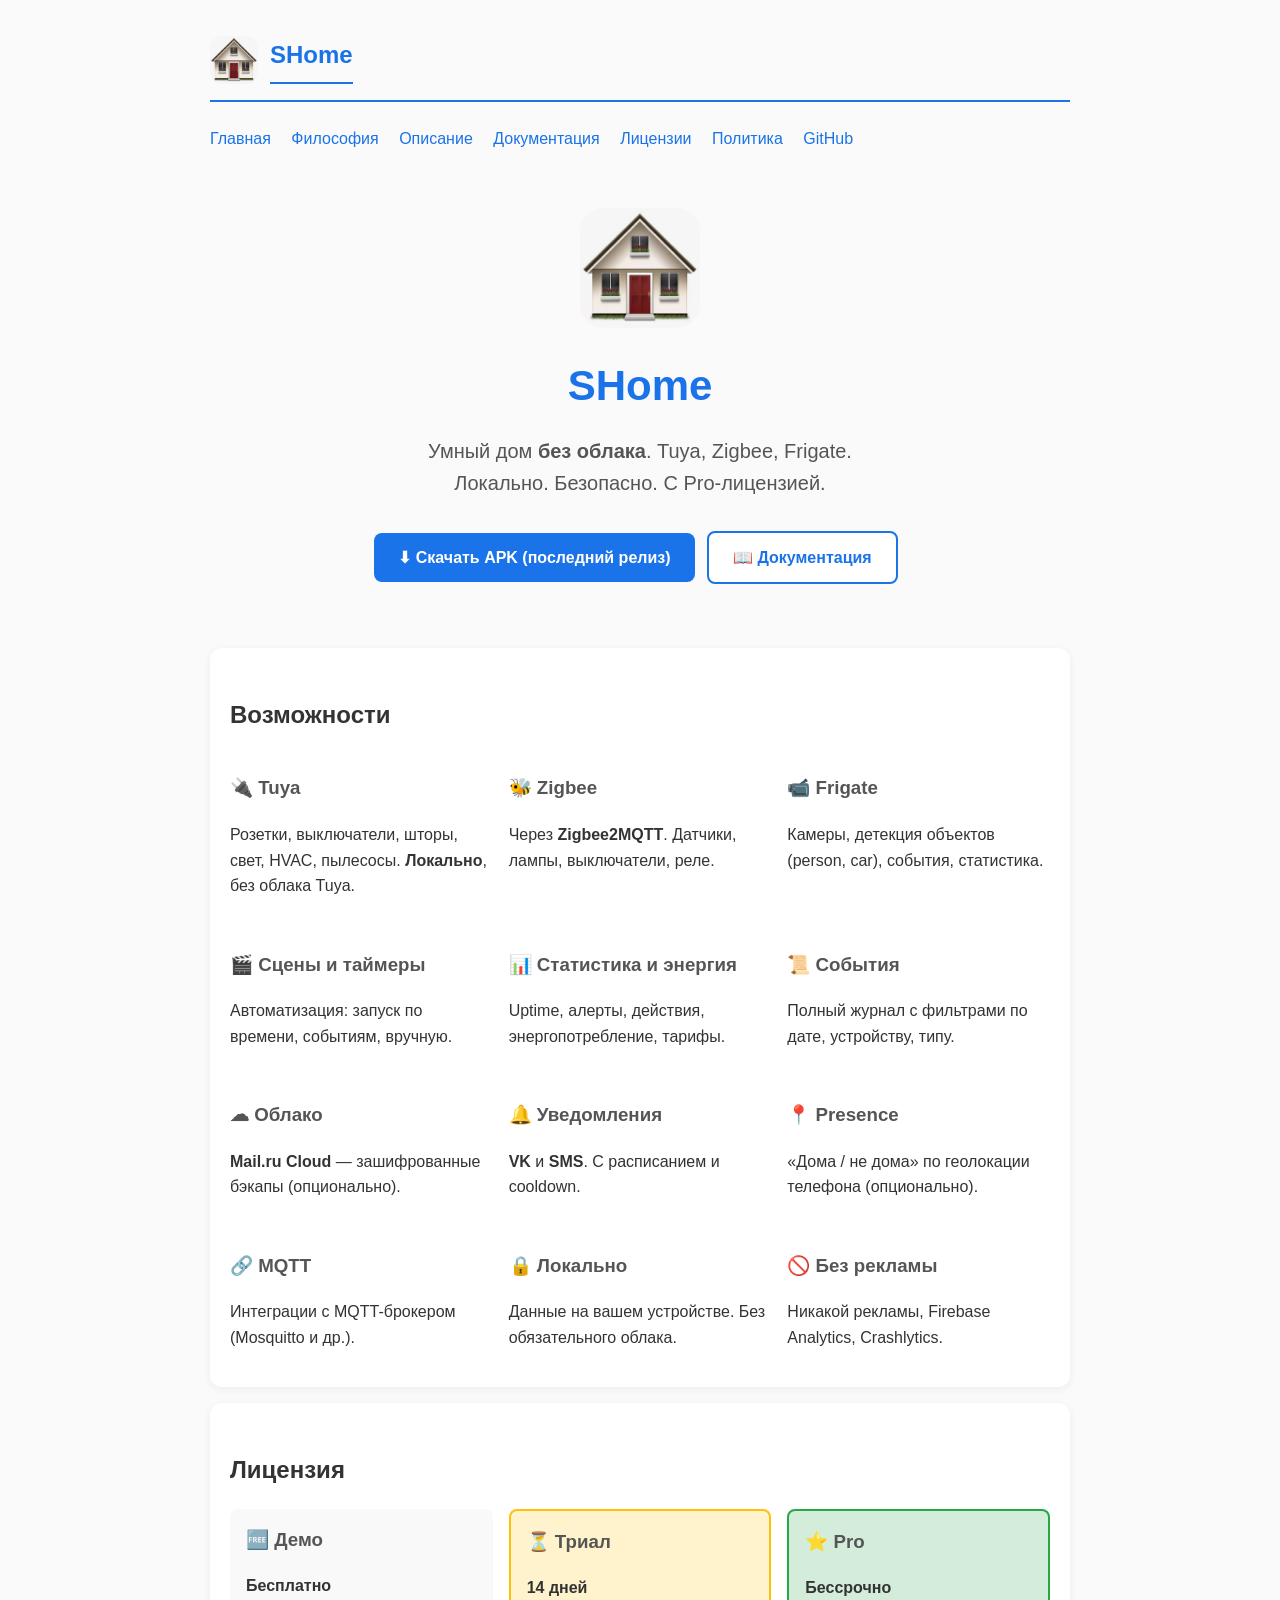
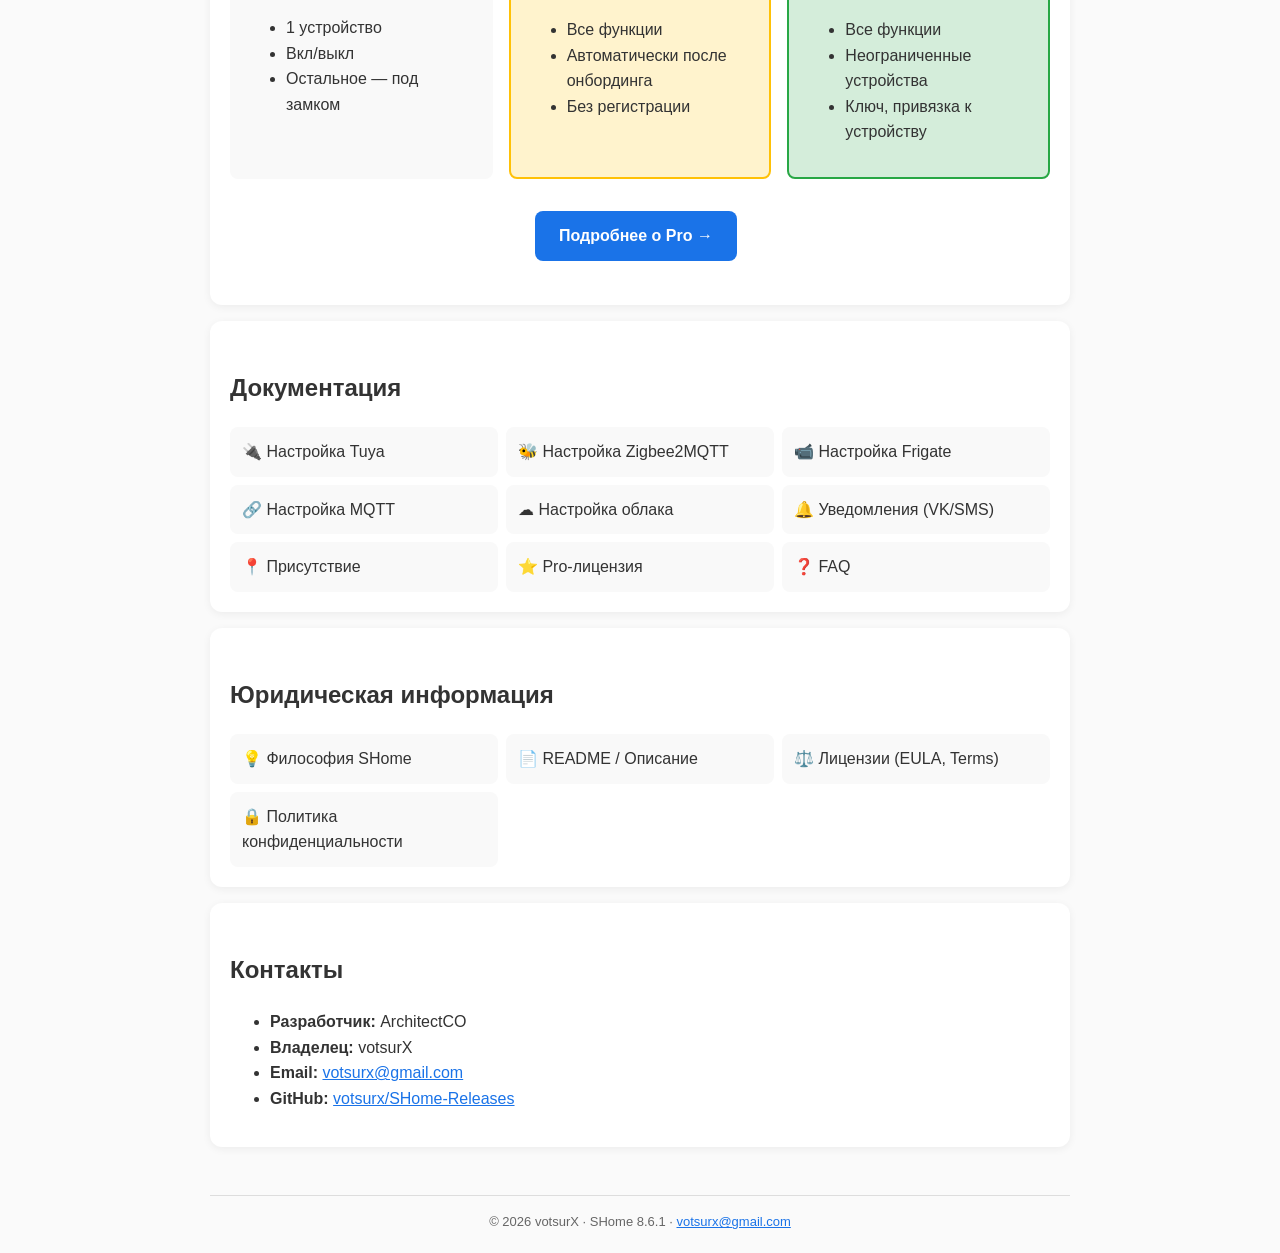
<file: docs/index.html>
<!DOCTYPE html>
<html lang="ru">
<head>
    <meta charset="UTF-8">
    <meta name="viewport" content="width=device-width, initial-scale=1.0">
    <meta name="description" content="SHome — умный дом без облака. Tuya, Zigbee, Frigate. Локально, безопасно, с Pro-лицензией.">
    <title>SHome — умный дом без облака</title>
    <link rel="stylesheet" href="assets/style.css">
</head>
<body>
<header>
    <a href="index.html" style="display:flex;align-items:center;gap:12px;text-decoration:none;">
        <img src="assets/logo.png" alt="SHome" onerror="this.style.display='none'">
        <h1>SHome</h1>
    </a>
</header>

<nav>
    <a href="index.html">Главная</a>
    <a href="philosophy.html">Философия</a>
    <a href="readme.html">Описание</a>
    <a href="settings/tuya.html">Документация</a>
    <a href="licenses.html">Лицензии</a>
    <a href="privacy.html">Политика</a>
    <a href="https://github.com/votsurx/SHome-Releases" target="_blank">GitHub</a>
</nav>

<!-- ═══════════════ HERO ═══════════════ -->
<section style="text-align:center; padding: 40px 0;">
    <img src="assets/logo.png" alt="SHome" style="width:120px;height:120px;border-radius:24px;margin-bottom:16px;" onerror="this.style.display='none'">
    <h1 style="font-size: 42px; margin: 0 0 8px; border: none;">SHome</h1>
    <p style="font-size: 20px; color: #555; margin: 0 0 24px;">
        Умный дом <strong>без облака</strong>. Tuya, Zigbee, Frigate.<br>
        Локально. Безопасно. С Pro-лицензией.
    </p>

    <a class="btn" href="https://github.com/votsurx/SHome-Releases/releases/latest" target="_blank">
        ⬇ Скачать APK (последний релиз)
    </a>
    <a class="btn btn-secondary" href="settings/tuya.html">
        📖 Документация
    </a>
</section>

<!-- ═══════════════ ВОЗМОЖНОСТИ ═══════════════ -->
<div class="card">
    <h2>Возможности</h2>
    <div style="display:grid; grid-template-columns: repeat(auto-fit, minmax(250px, 1fr)); gap: 16px;">
        <div>
            <h3>🔌 Tuya</h3>
            <p>Розетки, выключатели, шторы, свет, HVAC, пылесосы. <strong>Локально</strong>, без облака Tuya.</p>
        </div>
        <div>
            <h3>🐝 Zigbee</h3>
            <p>Через <strong>Zigbee2MQTT</strong>. Датчики, лампы, выключатели, реле.</p>
        </div>
        <div>
            <h3>📹 Frigate</h3>
            <p>Камеры, детекция объектов (person, car), события, статистика.</p>
        </div>
        <div>
            <h3>🎬 Сцены и таймеры</h3>
            <p>Автоматизация: запуск по времени, событиям, вручную.</p>
        </div>
        <div>
            <h3>📊 Статистика и энергия</h3>
            <p>Uptime, алерты, действия, энергопотребление, тарифы.</p>
        </div>
        <div>
            <h3>📜 События</h3>
            <p>Полный журнал с фильтрами по дате, устройству, типу.</p>
        </div>
        <div>
            <h3>☁ Облако</h3>
            <p><strong>Mail.ru Cloud</strong> — зашифрованные бэкапы (опционально).</p>
        </div>
        <div>
            <h3>🔔 Уведомления</h3>
            <p><strong>VK</strong> и <strong>SMS</strong>. С расписанием и cooldown.</p>
        </div>
        <div>
            <h3>📍 Presence</h3>
            <p>«Дома / не дома» по геолокации телефона (опционально).</p>
        </div>
        <div>
            <h3>🔗 MQTT</h3>
            <p>Интеграции с MQTT-брокером (Mosquitto и др.).</p>
        </div>
        <div>
            <h3>🔒 Локально</h3>
            <p>Данные на вашем устройстве. Без обязательного облака.</p>
        </div>
        <div>
            <h3>🚫 Без рекламы</h3>
            <p>Никакой рекламы, Firebase Analytics, Crashlytics.</p>
        </div>
    </div>
</div>

<!-- ═══════════════ ЛИЦЕНЗИЯ ═══════════════ -->
<div class="card">
    <h2>Лицензия</h2>
    <div style="display:grid; grid-template-columns: repeat(auto-fit, minmax(250px, 1fr)); gap: 16px;">
        <div style="padding:16px; background:#f9f9f9; border-radius:8px;">
            <h3 style="margin-top:0;">🆓 Демо</h3>
            <p><strong>Бесплатно</strong></p>
            <ul>
                <li>1 устройство</li>
                <li>Вкл/выкл</li>
                <li>Остальное — под замком</li>
            </ul>
        </div>
        <div style="padding:16px; background:#fff3cd; border-radius:8px; border:2px solid #ffc107;">
            <h3 style="margin-top:0;">⏳ Триал</h3>
            <p><strong>14 дней</strong></p>
            <ul>
                <li>Все функции</li>
                <li>Автоматически после онбординга</li>
                <li>Без регистрации</li>
            </ul>
        </div>
        <div style="padding:16px; background:#d4edda; border-radius:8px; border:2px solid #28a745;">
            <h3 style="margin-top:0;">⭐ Pro</h3>
            <p><strong>Бессрочно</strong></p>
            <ul>
                <li>Все функции</li>
                <li>Неограниченные устройства</li>
                <li>Ключ, привязка к устройству</li>
            </ul>
        </div>
    </div>
    <p style="text-align:center; margin-top:24px;">
        <a class="btn" href="settings/pro.html">Подробнее о Pro →</a>
    </p>
</div>

<!-- ═══════════════ ССЫЛКИ ═══════════════ -->
<div class="card">
    <h2>Документация</h2>
    <div style="display:grid; grid-template-columns: repeat(auto-fit, minmax(250px, 1fr)); gap: 8px;">
        <a href="settings/tuya.html" style="padding:12px; background:#f9f9f9; border-radius:8px; text-decoration:none; color:#333;">🔌 Настройка Tuya</a>
        <a href="settings/zigbee2mqtt.html" style="padding:12px; background:#f9f9f9; border-radius:8px; text-decoration:none; color:#333;">🐝 Настройка Zigbee2MQTT</a>
        <a href="settings/frigate.html" style="padding:12px; background:#f9f9f9; border-radius:8px; text-decoration:none; color:#333;">📹 Настройка Frigate</a>
        <a href="settings/mqtt.html" style="padding:12px; background:#f9f9f9; border-radius:8px; text-decoration:none; color:#333;">🔗 Настройка MQTT</a>
        <a href="settings/cloud.html" style="padding:12px; background:#f9f9f9; border-radius:8px; text-decoration:none; color:#333;">☁ Настройка облака</a>
        <a href="settings/notifications.html" style="padding:12px; background:#f9f9f9; border-radius:8px; text-decoration:none; color:#333;">🔔 Уведомления (VK/SMS)</a>
        <a href="settings/presence.html" style="padding:12px; background:#f9f9f9; border-radius:8px; text-decoration:none; color:#333;">📍 Присутствие</a>
        <a href="settings/pro.html" style="padding:12px; background:#f9f9f9; border-radius:8px; text-decoration:none; color:#333;">⭐ Pro-лицензия</a>
        <a href="settings/faq.html" style="padding:12px; background:#f9f9f9; border-radius:8px; text-decoration:none; color:#333;">❓ FAQ</a>
    </div>
</div>

<!-- ═══════════════ ЮРИДИЧЕСКОЕ ═══════════════ -->
<div class="card">
    <h2>Юридическая информация</h2>
    <div style="display:grid; grid-template-columns: repeat(auto-fit, minmax(250px, 1fr)); gap: 8px;">
        <a href="philosophy.html" style="padding:12px; background:#f9f9f9; border-radius:8px; text-decoration:none; color:#333;">💡 Философия SHome</a>
        <a href="readme.html" style="padding:12px; background:#f9f9f9; border-radius:8px; text-decoration:none; color:#333;">📄 README / Описание</a>
        <a href="licenses.html" style="padding:12px; background:#f9f9f9; border-radius:8px; text-decoration:none; color:#333;">⚖️ Лицензии (EULA, Terms)</a>
        <a href="privacy.html" style="padding:12px; background:#f9f9f9; border-radius:8px; text-decoration:none; color:#333;">🔒 Политика конфиденциальности</a>
    </div>
</div>

<!-- ═══════════════ КОНТАКТЫ ═══════════════ -->
<div class="card">
    <h2>Контакты</h2>
    <ul>
        <li><strong>Разработчик:</strong> ArchitectCO</li>
        <li><strong>Владелец:</strong> votsurX</li>
        <li><strong>Email:</strong> <a href="mailto:votsurx@gmail.com">votsurx@gmail.com</a></li>
        <li><strong>GitHub:</strong> <a href="https://github.com/votsurx/SHome-Releases" target="_blank">votsurx/SHome-Releases</a></li>
    </ul>
</div>

<footer>
    © 2026 votsurX · SHome 8.6.1 · <a href="mailto:votsurx@gmail.com">votsurx@gmail.com</a>
</footer>
</body>
</html>
</file>
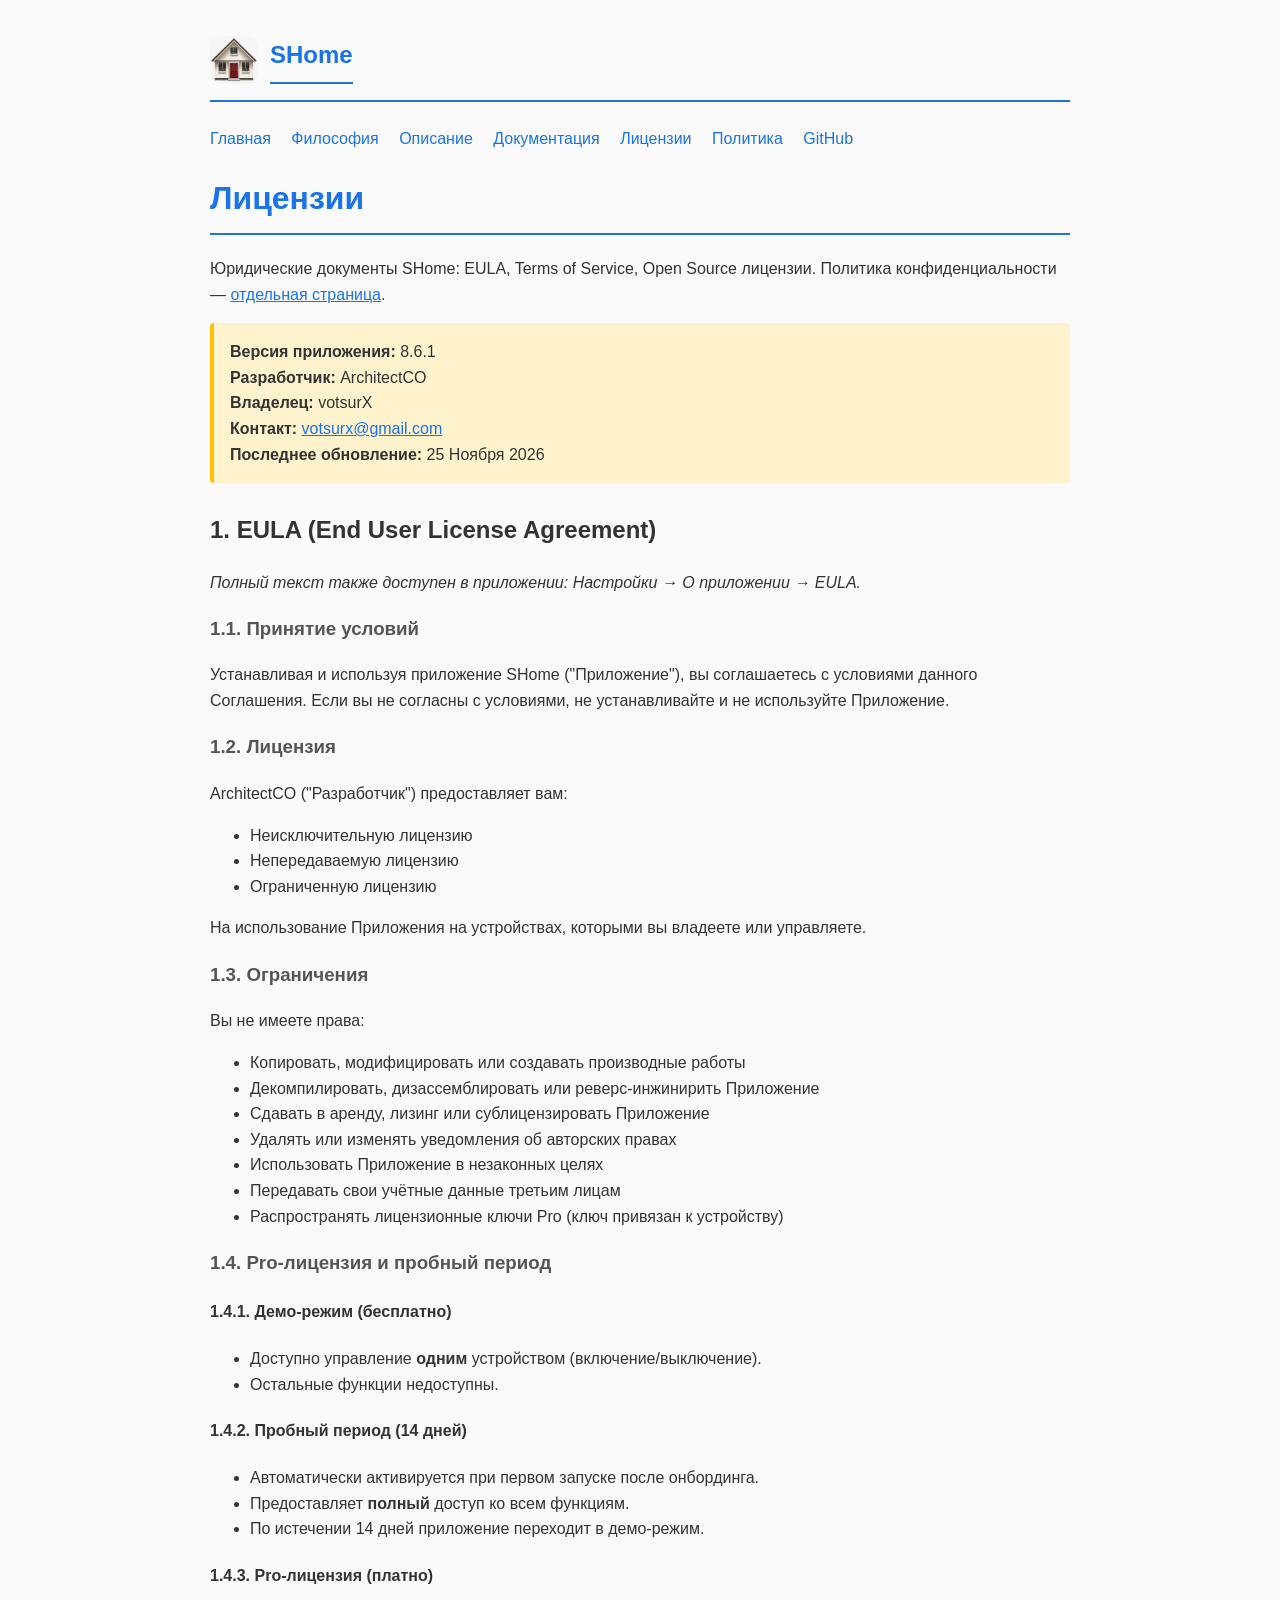
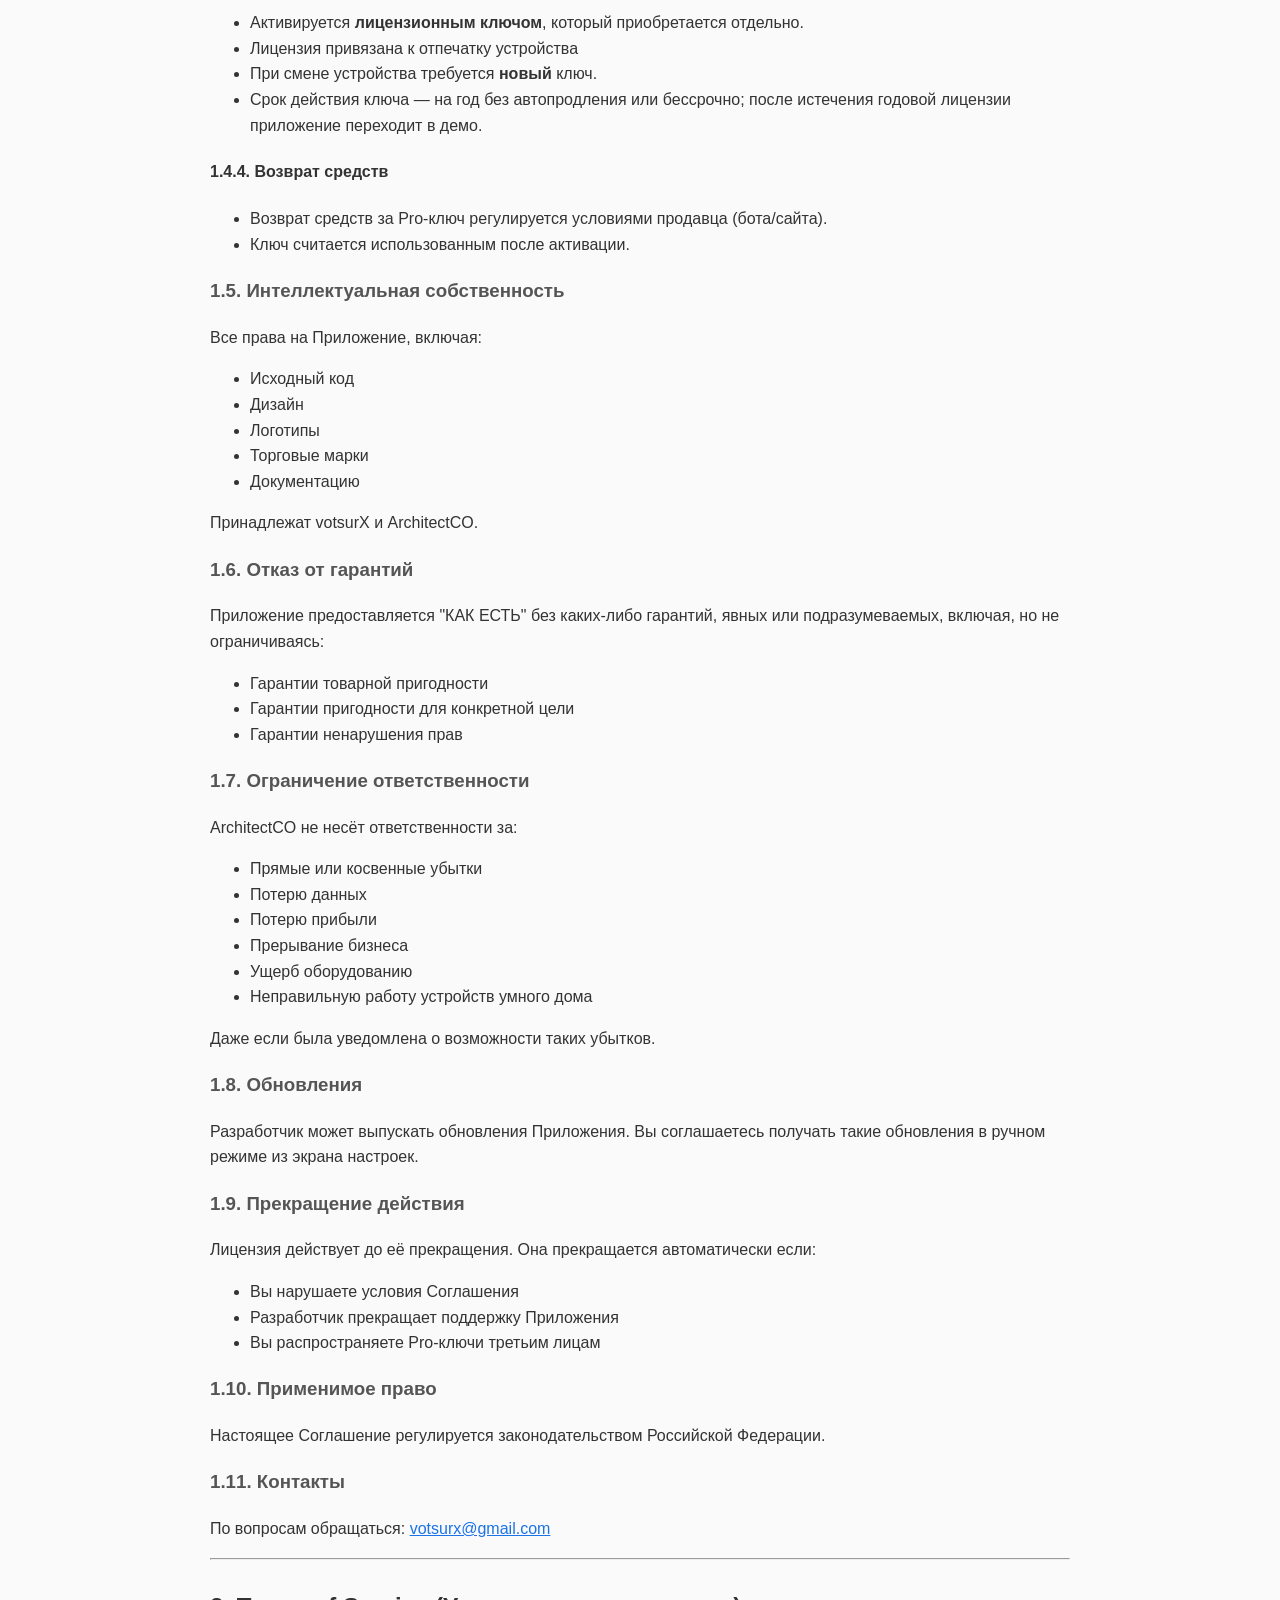
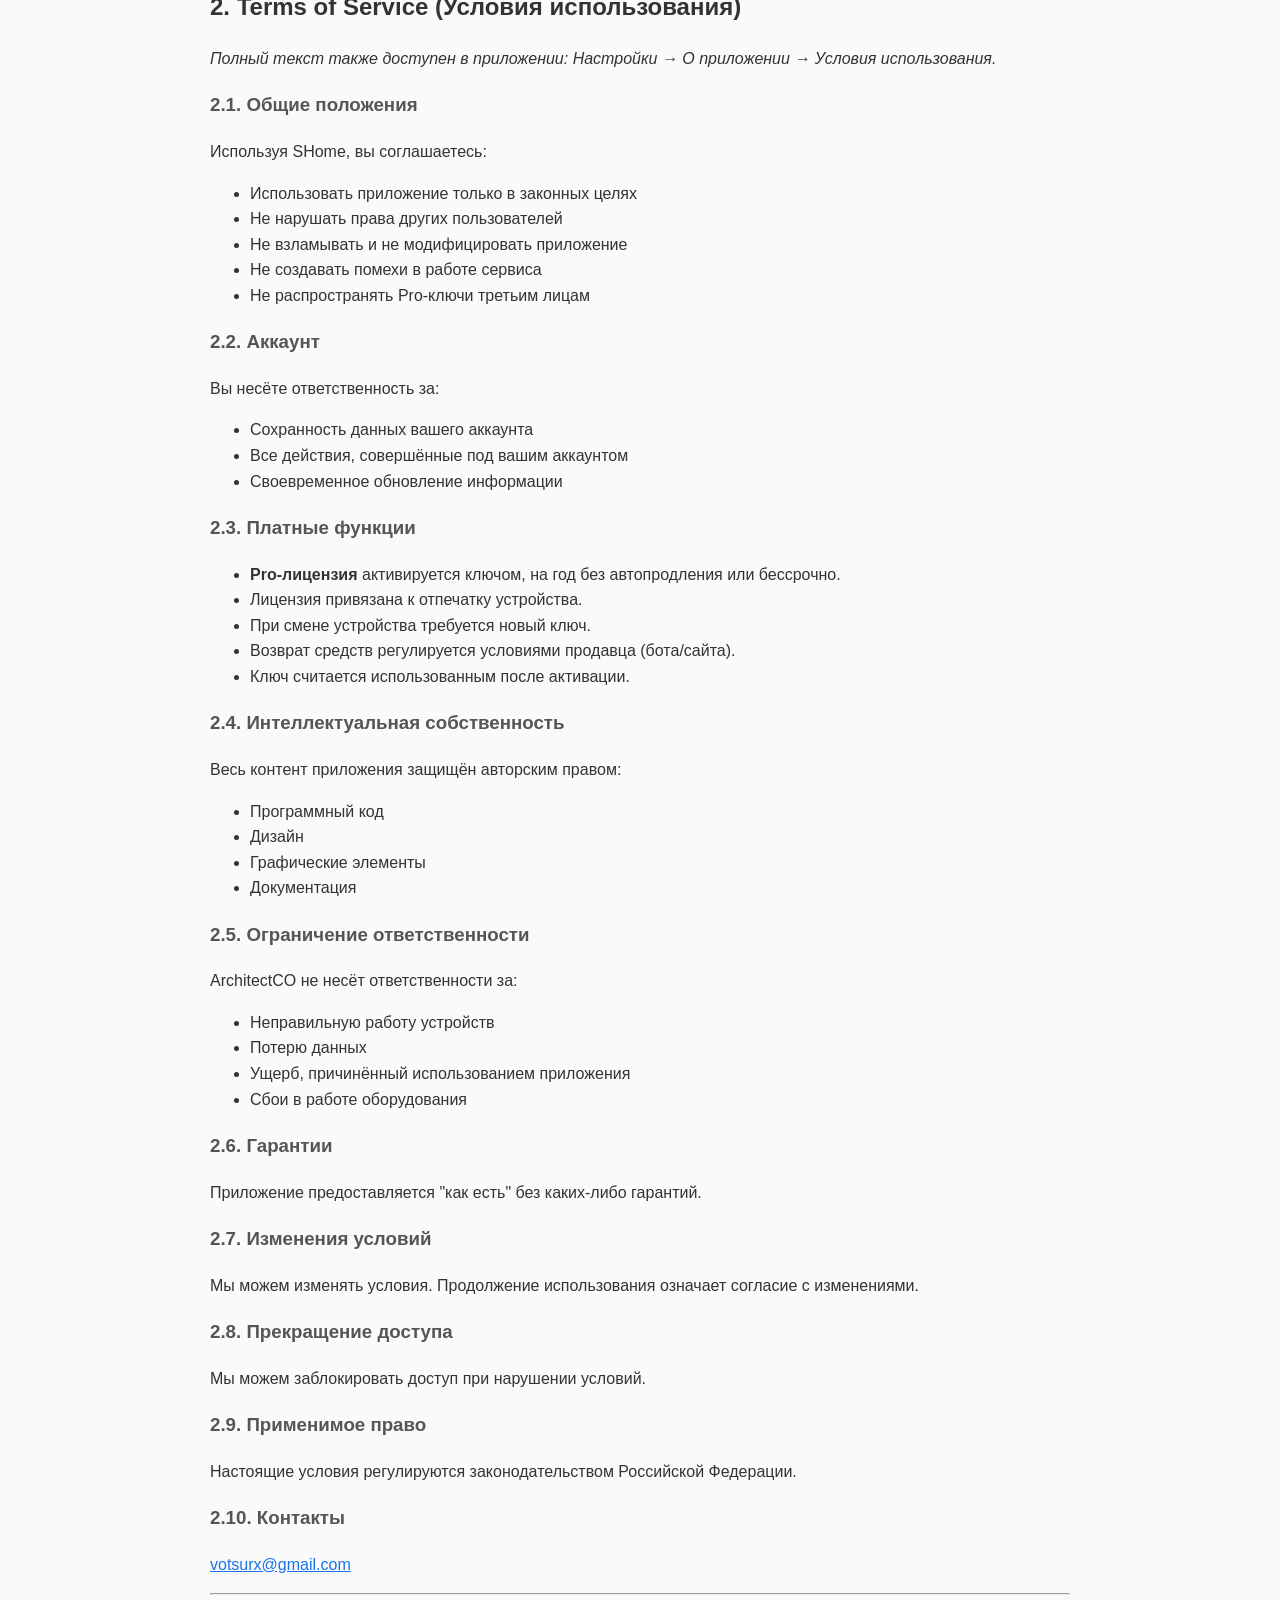
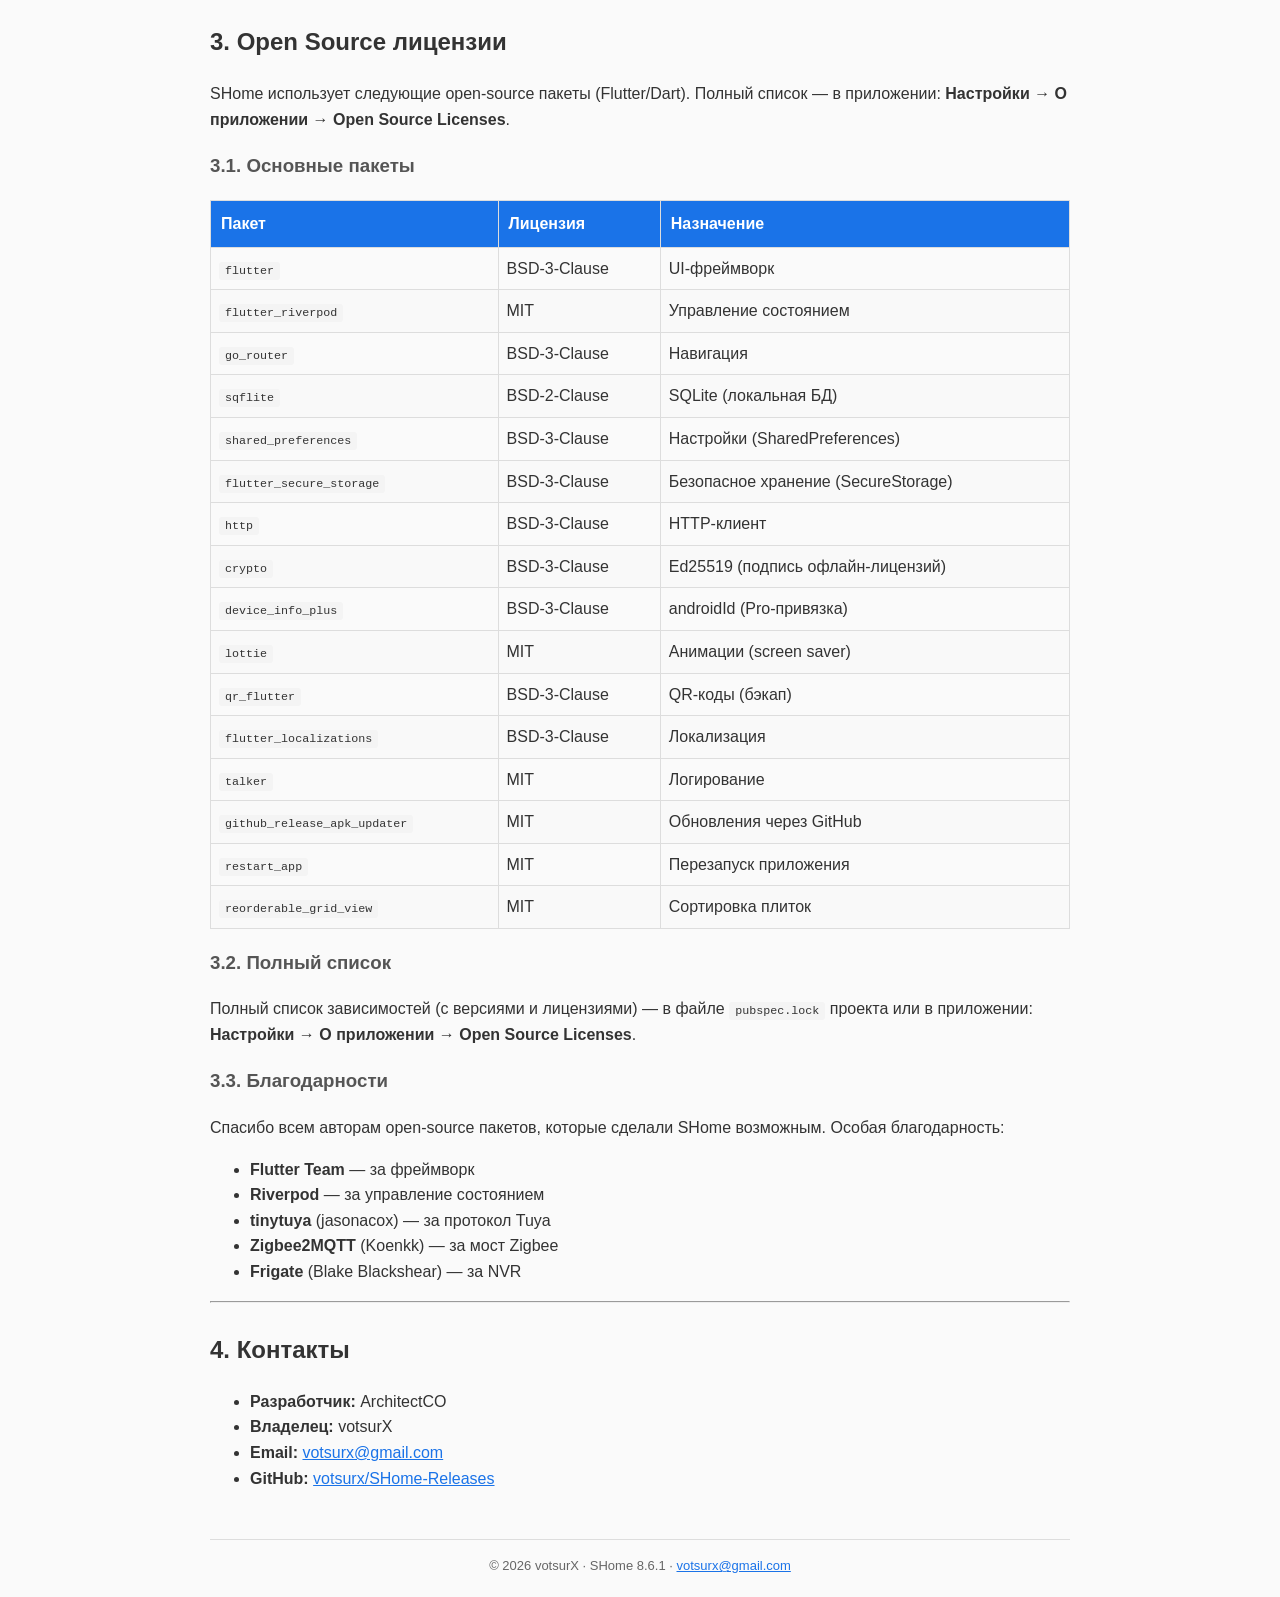
<file: docs/licenses.html>
<!DOCTYPE html>
<html lang="ru">
<head>
    <meta charset="UTF-8">
    <meta name="viewport" content="width=device-width, initial-scale=1.0">
    <title>Лицензии — SHome</title>
    <link rel="stylesheet" href="assets/style.css">
</head>
<body>
<header>
    <a href="index.html" style="display:flex;align-items:center;gap:12px;text-decoration:none;">
        <img src="assets/logo.png" alt="SHome" onerror="this.style.display='none'">
        <h1>SHome</h1>
    </a>
</header>

<nav>
    <a href="index.html">Главная</a>
    <a href="philosophy.html">Философия</a>
    <a href="readme.html">Описание</a>
    <a href="settings/tuya.html">Документация</a>
    <a href="licenses.html">Лицензии</a>
    <a href="privacy.html">Политика</a>
    <a href="https://github.com/votsurx/SHome-Releases" target="_blank">GitHub</a>
</nav>

<h1>Лицензии</h1>

<p>Юридические документы SHome: EULA, Terms of Service, Open Source лицензии. Политика конфиденциальности — <a href="privacy.html">отдельная страница</a>.</p>

<div class="highlight">
    <strong>Версия приложения:</strong> 8.6.1<br>
    <strong>Разработчик:</strong> ArchitectCO<br>
    <strong>Владелец:</strong> votsurX<br>
    <strong>Контакт:</strong> <a href="mailto:votsurx@gmail.com">votsurx@gmail.com</a><br>
    <strong>Последнее обновление:</strong> 25 Ноября 2026
</div>

<!-- ═══════════════ EULA ═══════════════ -->
<h2 id="eula">1. EULA (End User License Agreement)</h2>

<p><em>Полный текст также доступен в приложении: Настройки → О приложении → EULA.</em></p>

<h3>1.1. Принятие условий</h3>
<p>Устанавливая и используя приложение SHome ("Приложение"), вы соглашаетесь с условиями данного Соглашения. Если вы не согласны с условиями, не устанавливайте и не используйте Приложение.</p>

<h3>1.2. Лицензия</h3>
<p>ArchitectCO ("Разработчик") предоставляет вам:</p>
<ul>
    <li>Неисключительную лицензию</li>
    <li>Непередаваемую лицензию</li>
    <li>Ограниченную лицензию</li>
</ul>
<p>На использование Приложения на устройствах, которыми вы владеете или управляете.</p>

<h3>1.3. Ограничения</h3>
<p>Вы не имеете права:</p>
<ul>
    <li>Копировать, модифицировать или создавать производные работы</li>
    <li>Декомпилировать, дизассемблировать или реверс-инжинирить Приложение</li>
    <li>Сдавать в аренду, лизинг или сублицензировать Приложение</li>
    <li>Удалять или изменять уведомления об авторских правах</li>
    <li>Использовать Приложение в незаконных целях</li>
    <li>Передавать свои учётные данные третьим лицам</li>
    <li>Распространять лицензионные ключи Pro (ключ привязан к устройству)</li>
</ul>

<h3>1.4. Pro-лицензия и пробный период</h3>

<h4>1.4.1. Демо-режим (бесплатно)</h4>
<ul>
    <li>Доступно управление <strong>одним</strong> устройством (включение/выключение).</li>
    <li>Остальные функции недоступны.</li>
</ul>

<h4>1.4.2. Пробный период (14 дней)</h4>
<ul>
    <li>Автоматически активируется при первом запуске после онбординга.</li>
    <li>Предоставляет <strong>полный</strong> доступ ко всем функциям.</li>
    <li>По истечении 14 дней приложение переходит в демо-режим.</li>
</ul>

<h4>1.4.3. Pro-лицензия (платно)</h4>
<ul>
    <li>Активируется <strong>лицензионным ключом</strong>, который приобретается отдельно.</li>
    <li>Лицензия привязана к отпечатку устройства</li>
    <li>При смене устройства требуется <strong>новый</strong> ключ.</li>
    <li>Срок действия ключа — на год без автопродления или бессрочно; после истечения годовой лицензии приложение переходит в демо.</li>
</ul>

<h4>1.4.4. Возврат средств</h4>
<ul>
    <li>Возврат средств за Pro-ключ регулируется условиями продавца (бота/сайта).</li>
    <li>Ключ считается использованным после активации.</li>
</ul>

<h3>1.5. Интеллектуальная собственность</h3>
<p>Все права на Приложение, включая:</p>
<ul>
    <li>Исходный код</li>
    <li>Дизайн</li>
    <li>Логотипы</li>
    <li>Торговые марки</li>
    <li>Документацию</li>
</ul>
<p>Принадлежат votsurX и ArchitectCO.</p>

<h3>1.6. Отказ от гарантий</h3>
<p>Приложение предоставляется "КАК ЕСТЬ" без каких-либо гарантий, явных или подразумеваемых, включая, но не ограничиваясь:</p>
<ul>
    <li>Гарантии товарной пригодности</li>
    <li>Гарантии пригодности для конкретной цели</li>
    <li>Гарантии ненарушения прав</li>
</ul>

<h3>1.7. Ограничение ответственности</h3>
<p>ArchitectCO не несёт ответственности за:</p>
<ul>
    <li>Прямые или косвенные убытки</li>
    <li>Потерю данных</li>
    <li>Потерю прибыли</li>
    <li>Прерывание бизнеса</li>
    <li>Ущерб оборудованию</li>
    <li>Неправильную работу устройств умного дома</li>
</ul>
<p>Даже если была уведомлена о возможности таких убытков.</p>

<h3>1.8. Обновления</h3>
<p>Разработчик может выпускать обновления Приложения. Вы соглашаетесь получать такие обновления в ручном режиме из экрана настроек.</p>

<h3>1.9. Прекращение действия</h3>
<p>Лицензия действует до её прекращения. Она прекращается автоматически если:</p>
<ul>
    <li>Вы нарушаете условия Соглашения</li>
    <li>Разработчик прекращает поддержку Приложения</li>
    <li>Вы распространяете Pro-ключи третьим лицам</li>
</ul>

<h3>1.10. Применимое право</h3>
<p>Настоящее Соглашение регулируется законодательством Российской Федерации.</p>

<h3>1.11. Контакты</h3>
<p>По вопросам обращаться: <a href="mailto:votsurx@gmail.com">votsurx@gmail.com</a></p>

<hr>

<!-- ═══════════════ TERMS ═══════════════ -->
<h2 id="terms">2. Terms of Service (Условия использования)</h2>

<p><em>Полный текст также доступен в приложении: Настройки → О приложении → Условия использования.</em></p>

<h3>2.1. Общие положения</h3>
<p>Используя SHome, вы соглашаетесь:</p>
<ul>
    <li>Использовать приложение только в законных целях</li>
    <li>Не нарушать права других пользователей</li>
    <li>Не взламывать и не модифицировать приложение</li>
    <li>Не создавать помехи в работе сервиса</li>
    <li>Не распространять Pro-ключи третьим лицам</li>
</ul>

<h3>2.2. Аккаунт</h3>
<p>Вы несёте ответственность за:</p>
<ul>
    <li>Сохранность данных вашего аккаунта</li>
    <li>Все действия, совершённые под вашим аккаунтом</li>
    <li>Своевременное обновление информации</li>
</ul>

<h3>2.3. Платные функции</h3>
<ul>
    <li><strong>Pro-лицензия</strong> активируется ключом, на год без автопродления или бессрочно.</li>
    <li>Лицензия привязана к отпечатку устройства.</li>
    <li>При смене устройства требуется новый ключ.</li>
    <li>Возврат средств регулируется условиями продавца (бота/сайта).</li>
    <li>Ключ считается использованным после активации.</li>
</ul>

<h3>2.4. Интеллектуальная собственность</h3>
<p>Весь контент приложения защищён авторским правом:</p>
<ul>
    <li>Программный код</li>
    <li>Дизайн</li>
    <li>Графические элементы</li>
    <li>Документация</li>
</ul>

<h3>2.5. Ограничение ответственности</h3>
<p>ArchitectCO не несёт ответственности за:</p>
<ul>
    <li>Неправильную работу устройств</li>
    <li>Потерю данных</li>
    <li>Ущерб, причинённый использованием приложения</li>
    <li>Сбои в работе оборудования</li>
</ul>

<h3>2.6. Гарантии</h3>
<p>Приложение предоставляется "как есть" без каких-либо гарантий.</p>

<h3>2.7. Изменения условий</h3>
<p>Мы можем изменять условия. Продолжение использования означает согласие с изменениями.</p>

<h3>2.8. Прекращение доступа</h3>
<p>Мы можем заблокировать доступ при нарушении условий.</p>

<h3>2.9. Применимое право</h3>
<p>Настоящие условия регулируются законодательством Российской Федерации.</p>

<h3>2.10. Контакты</h3>
<p><a href="mailto:votsurx@gmail.com">votsurx@gmail.com</a></p>

<hr>

<!-- ═══════════════ OPEN SOURCE ═══════════════ -->
<h2 id="opensource">3. Open Source лицензии</h2>

<p>SHome использует следующие open-source пакеты (Flutter/Dart). Полный список — в приложении: <strong>Настройки → О приложении → Open Source Licenses</strong>.</p>

<h3>3.1. Основные пакеты</h3>

<table style="width:100%; border-collapse:collapse; margin:16px 0;">
    <thead>
    <tr style="background:#1a73e8; color:white;">
        <th style="padding:10px; text-align:left; border:1px solid #ddd;">Пакет</th>
        <th style="padding:10px; text-align:left; border:1px solid #ddd;">Лицензия</th>
        <th style="padding:10px; text-align:left; border:1px solid #ddd;">Назначение</th>
    </tr>
    </thead>
    <tbody>
    <tr>
        <td style="padding:8px; border:1px solid #ddd;"><code>flutter</code></td>
        <td style="padding:8px; border:1px solid #ddd;">BSD-3-Clause</td>
        <td style="padding:8px; border:1px solid #ddd;">UI-фреймворк</td>
    </tr>
    <tr style="background:#f9f9f9;">
        <td style="padding:8px; border:1px solid #ddd;"><code>flutter_riverpod</code></td>
        <td style="padding:8px; border:1px solid #ddd;">MIT</td>
        <td style="padding:8px; border:1px solid #ddd;">Управление состоянием</td>
    </tr>
    <tr>
        <td style="padding:8px; border:1px solid #ddd;"><code>go_router</code></td>
        <td style="padding:8px; border:1px solid #ddd;">BSD-3-Clause</td>
        <td style="padding:8px; border:1px solid #ddd;">Навигация</td>
    </tr>
    <tr style="background:#f9f9f9;">
        <td style="padding:8px; border:1px solid #ddd;"><code>sqflite</code></td>
        <td style="padding:8px; border:1px solid #ddd;">BSD-2-Clause</td>
        <td style="padding:8px; border:1px solid #ddd;">SQLite (локальная БД)</td>
    </tr>
    <tr>
        <td style="padding:8px; border:1px solid #ddd;"><code>shared_preferences</code></td>
        <td style="padding:8px; border:1px solid #ddd;">BSD-3-Clause</td>
        <td style="padding:8px; border:1px solid #ddd;">Настройки (SharedPreferences)</td>
    </tr>
    <tr style="background:#f9f9f9;">
        <td style="padding:8px; border:1px solid #ddd;"><code>flutter_secure_storage</code></td>
        <td style="padding:8px; border:1px solid #ddd;">BSD-3-Clause</td>
        <td style="padding:8px; border:1px solid #ddd;">Безопасное хранение (SecureStorage)</td>
    </tr>
    <tr>
        <td style="padding:8px; border:1px solid #ddd;"><code>http</code></td>
        <td style="padding:8px; border:1px solid #ddd;">BSD-3-Clause</td>
        <td style="padding:8px; border:1px solid #ddd;">HTTP-клиент</td>
    </tr>
    <tr style="background:#f9f9f9;">
        <td style="padding:8px; border:1px solid #ddd;"><code>crypto</code></td>
        <td style="padding:8px; border:1px solid #ddd;">BSD-3-Clause</td>
        <td style="padding:8px; border:1px solid #ddd;">Ed25519 (подпись офлайн-лицензий)</td>
    </tr>
    <tr>
        <td style="padding:8px; border:1px solid #ddd;"><code>device_info_plus</code></td>
        <td style="padding:8px; border:1px solid #ddd;">BSD-3-Clause</td>
        <td style="padding:8px; border:1px solid #ddd;">androidId (Pro-привязка)</td>
    </tr>
    <tr style="background:#f9f9f9;">
        <td style="padding:8px; border:1px solid #ddd;"><code>lottie</code></td>
        <td style="padding:8px; border:1px solid #ddd;">MIT</td>
        <td style="padding:8px; border:1px solid #ddd;">Анимации (screen saver)</td>
    </tr>
    <tr>
        <td style="padding:8px; border:1px solid #ddd;"><code>qr_flutter</code></td>
        <td style="padding:8px; border:1px solid #ddd;">BSD-3-Clause</td>
        <td style="padding:8px; border:1px solid #ddd;">QR-коды (бэкап)</td>
    </tr>
    <tr style="background:#f9f9f9;">
        <td style="padding:8px; border:1px solid #ddd;"><code>flutter_localizations</code></td>
        <td style="padding:8px; border:1px solid #ddd;">BSD-3-Clause</td>
        <td style="padding:8px; border:1px solid #ddd;">Локализация</td>
    </tr>
    <tr>
        <td style="padding:8px; border:1px solid #ddd;"><code>talker</code></td>
        <td style="padding:8px; border:1px solid #ddd;">MIT</td>
        <td style="padding:8px; border:1px solid #ddd;">Логирование</td>
    </tr>
    <tr style="background:#f9f9f9;">
        <td style="padding:8px; border:1px solid #ddd;"><code>github_release_apk_updater</code></td>
        <td style="padding:8px; border:1px solid #ddd;">MIT</td>
        <td style="padding:8px; border:1px solid #ddd;">Обновления через GitHub</td>
    </tr>
    <tr>
        <td style="padding:8px; border:1px solid #ddd;"><code>restart_app</code></td>
        <td style="padding:8px; border:1px solid #ddd;">MIT</td>
        <td style="padding:8px; border:1px solid #ddd;">Перезапуск приложения</td>
    </tr>
    <tr style="background:#f9f9f9;">
        <td style="padding:8px; border:1px solid #ddd;"><code>reorderable_grid_view</code></td>
        <td style="padding:8px; border:1px solid #ddd;">MIT</td>
        <td style="padding:8px; border:1px solid #ddd;">Сортировка плиток</td>
    </tr>
    </tbody>
</table>

<h3>3.2. Полный список</h3>
<p>Полный список зависимостей (с версиями и лицензиями) — в файле <code>pubspec.lock</code> проекта или в приложении: <strong>Настройки → О приложении → Open Source Licenses</strong>.</p>

<h3>3.3. Благодарности</h3>
<p>Спасибо всем авторам open-source пакетов, которые сделали SHome возможным. Особая благодарность:</p>
<ul>
    <li><strong>Flutter Team</strong> — за фреймворк</li>
    <li><strong>Riverpod</strong> — за управление состоянием</li>
    <li><strong>tinytuya</strong> (jasonacox) — за протокол Tuya</li>
    <li><strong>Zigbee2MQTT</strong> (Koenkk) — за мост Zigbee</li>
    <li><strong>Frigate</strong> (Blake Blackshear) — за NVR</li>
</ul>

<hr>

<!-- ═══════════════ КОНТАКТЫ ═══════════════ -->
<h2 id="contact">4. Контакты</h2>

<ul>
    <li><strong>Разработчик:</strong> ArchitectCO</li>
    <li><strong>Владелец:</strong> votsurX</li>
    <li><strong>Email:</strong> <a href="mailto:votsurx@gmail.com">votsurx@gmail.com</a></li>
    <li><strong>GitHub:</strong> <a href="https://github.com/votsurx/SHome-Releases" target="_blank">votsurx/SHome-Releases</a></li>
</ul>

<footer>
    © 2026 votsurX · SHome 8.6.1 · <a href="mailto:votsurx@gmail.com">votsurx@gmail.com</a>
</footer>
</body>
</html>
</file>
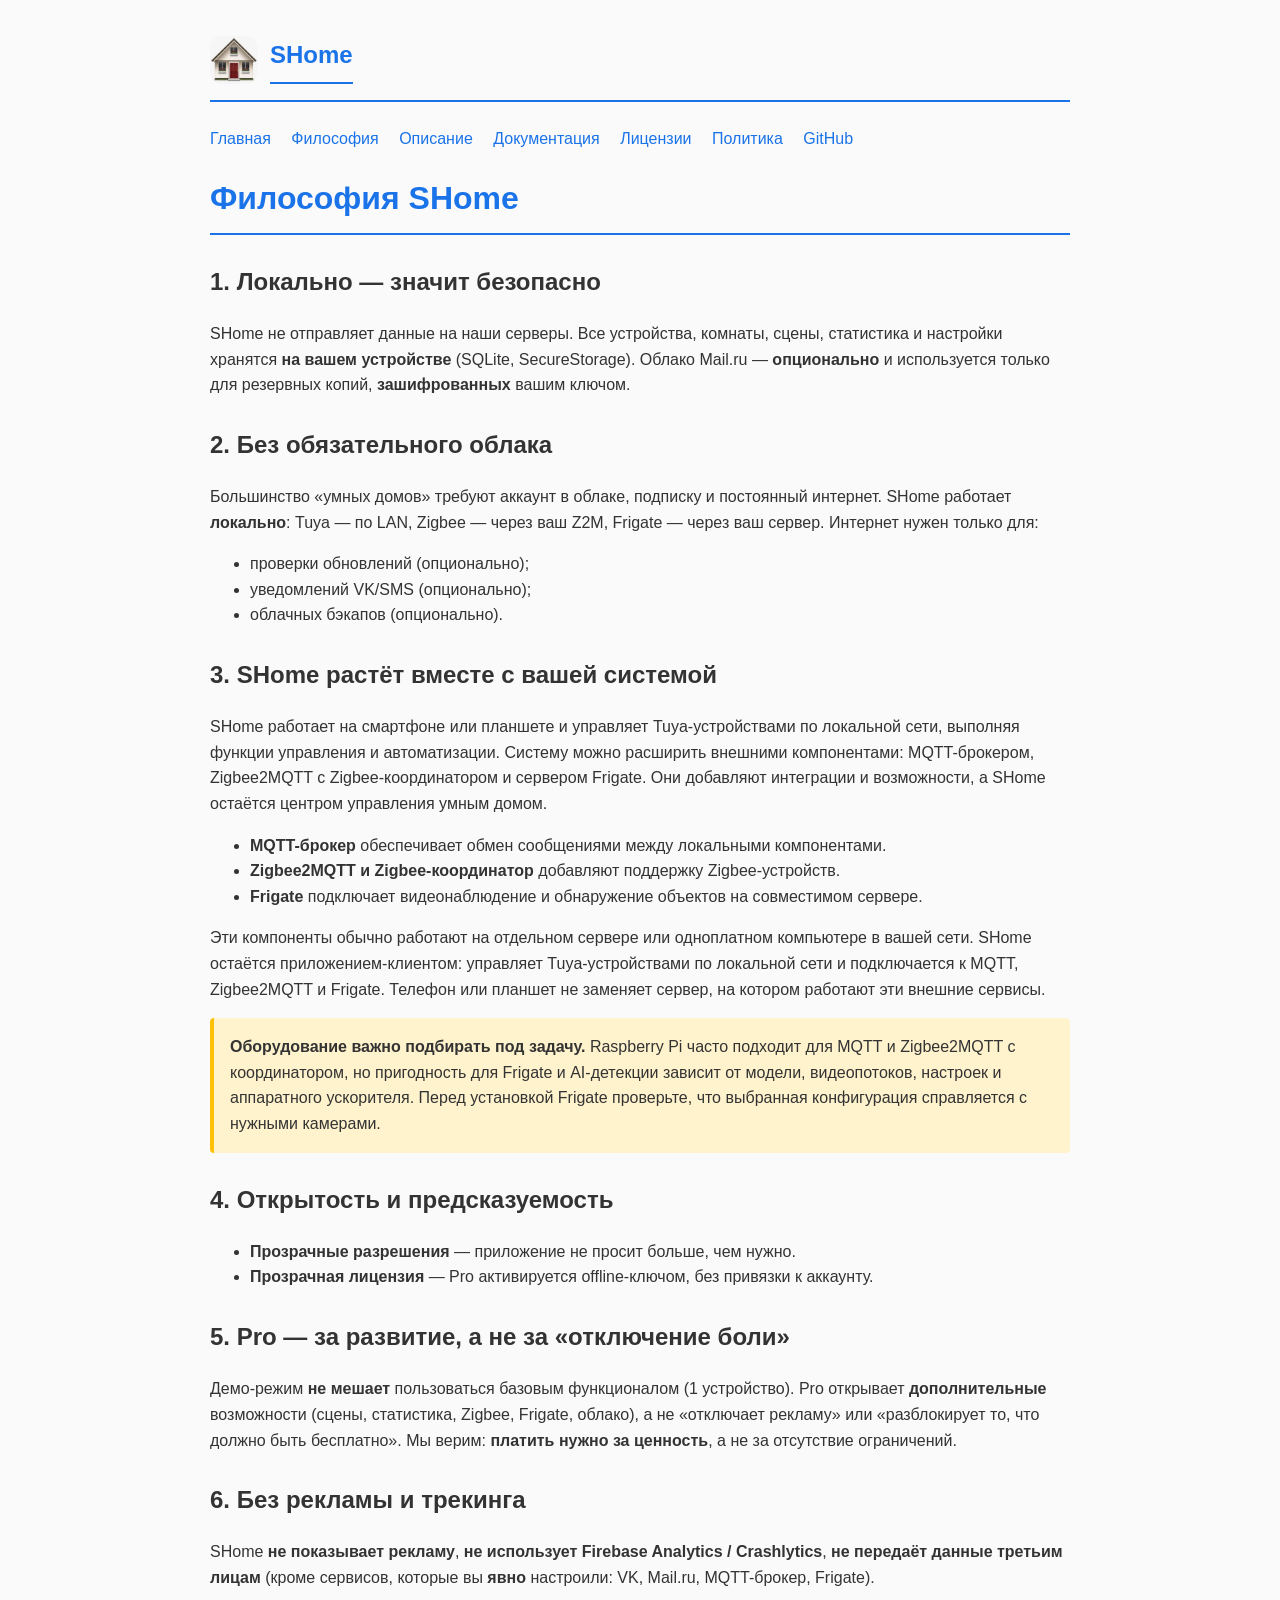
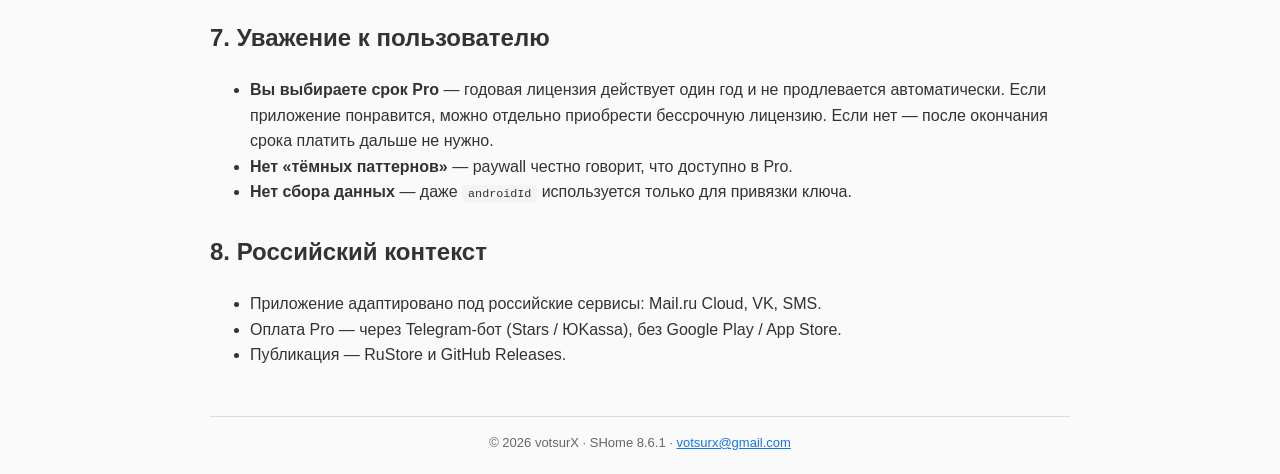
<file: docs/philosophy.html>
<!DOCTYPE html>
<html lang="ru">
<head>
    <meta charset="UTF-8">
    <meta name="viewport" content="width=device-width, initial-scale=1.0">
    <meta
            name="description"
            content="Принципы SHome: локальное управление умным домом, приватность и прозрачная лицензия."
    >
    <title>Философия SHome</title>
    <link rel="stylesheet" href="assets/style.css">
</head>
<body>
<header>
    <a
            href="index.html"
            style="display:flex;align-items:center;gap:12px;text-decoration:none;"
    >
        <img src="assets/logo.png" alt="SHome">
        <h1>SHome</h1>
    </a>
</header>

<nav>
    <a href="index.html">Главная</a>
    <a href="philosophy.html" aria-current="page">Философия</a>
    <a href="readme.html">Описание</a>
    <a href="settings/tuya.html">Документация</a>
    <a href="licenses.html">Лицензии</a>
    <a href="privacy.html">Политика</a>
    <a href="https://github.com/votsurx/SHome-Releases" target="_blank" rel="noopener noreferrer">GitHub</a>
</nav>

<main>
    <h1>Философия SHome</h1>

    <section>
        <h2>1. Локально — значит безопасно</h2>
        <p>
            SHome не отправляет данные на наши серверы. Все устройства, комнаты,
            сцены, статистика и настройки хранятся
            <strong>на вашем устройстве</strong> (SQLite, SecureStorage).
            Облако Mail.ru — <strong>опционально</strong> и используется только
            для резервных копий, <strong>зашифрованных</strong> вашим ключом.
        </p>
    </section>

    <section>
        <h2>2. Без обязательного облака</h2>
        <p>
            Большинство «умных домов» требуют аккаунт в облаке, подписку и постоянный
            интернет. SHome работает <strong>локально</strong>: Tuya — по LAN,
            Zigbee — через ваш Z2M, Frigate — через ваш сервер. Интернет нужен только для:
        </p>
        <ul>
            <li>проверки обновлений (опционально);</li>
            <li>уведомлений VK/SMS (опционально);</li>
            <li>облачных бэкапов (опционально).</li>
        </ul>
    </section>

    <section>
        <h2>3. SHome растёт вместе с вашей системой</h2>

        <p>SHome работает на смартфоне или планшете и управляет Tuya-устройствами
            по локальной сети, выполняя функции управления и автоматизации.
            Систему можно расширить внешними компонентами: MQTT-брокером,
            Zigbee2MQTT с Zigbee-координатором и сервером Frigate.
            Они добавляют интеграции и возможности, а SHome остаётся центром
            управления умным домом.
        </p>

        <ul>
            <li>
                <strong>MQTT-брокер</strong> обеспечивает обмен сообщениями
                между локальными компонентами.
            </li>
            <li>
                <strong>Zigbee2MQTT и Zigbee-координатор</strong> добавляют
                поддержку Zigbee-устройств.
            </li>
            <li>
                <strong>Frigate</strong> подключает видеонаблюдение и обнаружение
                объектов на совместимом сервере.
            </li>
        </ul>

        <p>
            Эти компоненты обычно работают на отдельном сервере или одноплатном
            компьютере в вашей сети. SHome остаётся приложением-клиентом: управляет
            Tuya-устройствами по локальной сети и подключается к MQTT, Zigbee2MQTT
            и Frigate. Телефон или планшет не заменяет сервер, на котором работают
            эти внешние сервисы.
        </p>

        <div class="highlight">
            <strong>Оборудование важно подбирать под задачу.</strong>
            Raspberry Pi часто подходит для MQTT и Zigbee2MQTT с координатором,
            но пригодность для Frigate и AI-детекции зависит от модели, видеопотоков,
            настроек и аппаратного ускорителя. Перед установкой Frigate проверьте,
            что выбранная конфигурация справляется с нужными камерами.
        </div>
    </section>

    <section>
        <h2>4. Открытость и предсказуемость</h2>
        <ul>
            <li><strong>Прозрачные разрешения</strong> — приложение не просит больше, чем нужно.</li>
            <li><strong>Прозрачная лицензия</strong> — Pro активируется offline-ключом, без привязки к аккаунту.</li>
        </ul>
    </section>

    <section>
        <h2>5. Pro — за развитие, а не за «отключение боли»</h2>
        <p>
            Демо-режим <strong>не мешает</strong> пользоваться базовым функционалом
            (1 устройство). Pro открывает <strong>дополнительные</strong> возможности
            (сцены, статистика, Zigbee, Frigate, облако), а не «отключает рекламу»
            или «разблокирует то, что должно быть бесплатно». Мы верим:
            <strong>платить нужно за ценность</strong>, а не за отсутствие ограничений.
        </p>
    </section>

    <section>
        <h2>6. Без рекламы и трекинга</h2>
        <p>
            SHome <strong>не показывает рекламу</strong>,
            <strong>не использует Firebase Analytics / Crashlytics</strong>,
            <strong>не передаёт данные третьим лицам</strong>
            (кроме сервисов, которые вы <strong>явно</strong> настроили:
            VK, Mail.ru, MQTT-брокер, Frigate).
        </p>
    </section>

    <section>
        <h2>7. Уважение к пользователю</h2>
        <ul>
            <li>
                <strong>Вы выбираете срок Pro</strong> — годовая лицензия действует один год
                и не продлевается автоматически. Если приложение понравится, можно отдельно
                приобрести бессрочную лицензию. Если нет — после окончания срока платить
                дальше не нужно.
            </li>
            <li><strong>Нет «тёмных паттернов»</strong> — paywall честно говорит, что доступно в Pro.</li>
            <li><strong>Нет сбора данных</strong> — даже <code>androidId</code> используется только для привязки ключа.</li>
        </ul>
    </section>

    <section>
        <h2>8. Российский контекст</h2>
        <ul>
            <li>Приложение адаптировано под российские сервисы: Mail.ru Cloud, VK, SMS.</li>
            <li>Оплата Pro — через Telegram-бот (Stars / ЮKassa), без Google Play / App Store.</li>
            <li>Публикация — RuStore и GitHub Releases.</li>
        </ul>
    </section>
</main>

<footer>
    © 2026 votsurX · SHome 8.6.1 ·
    <a href="mailto:votsurx@gmail.com">votsurx@gmail.com</a>
</footer>
</body>
</html>
</file>
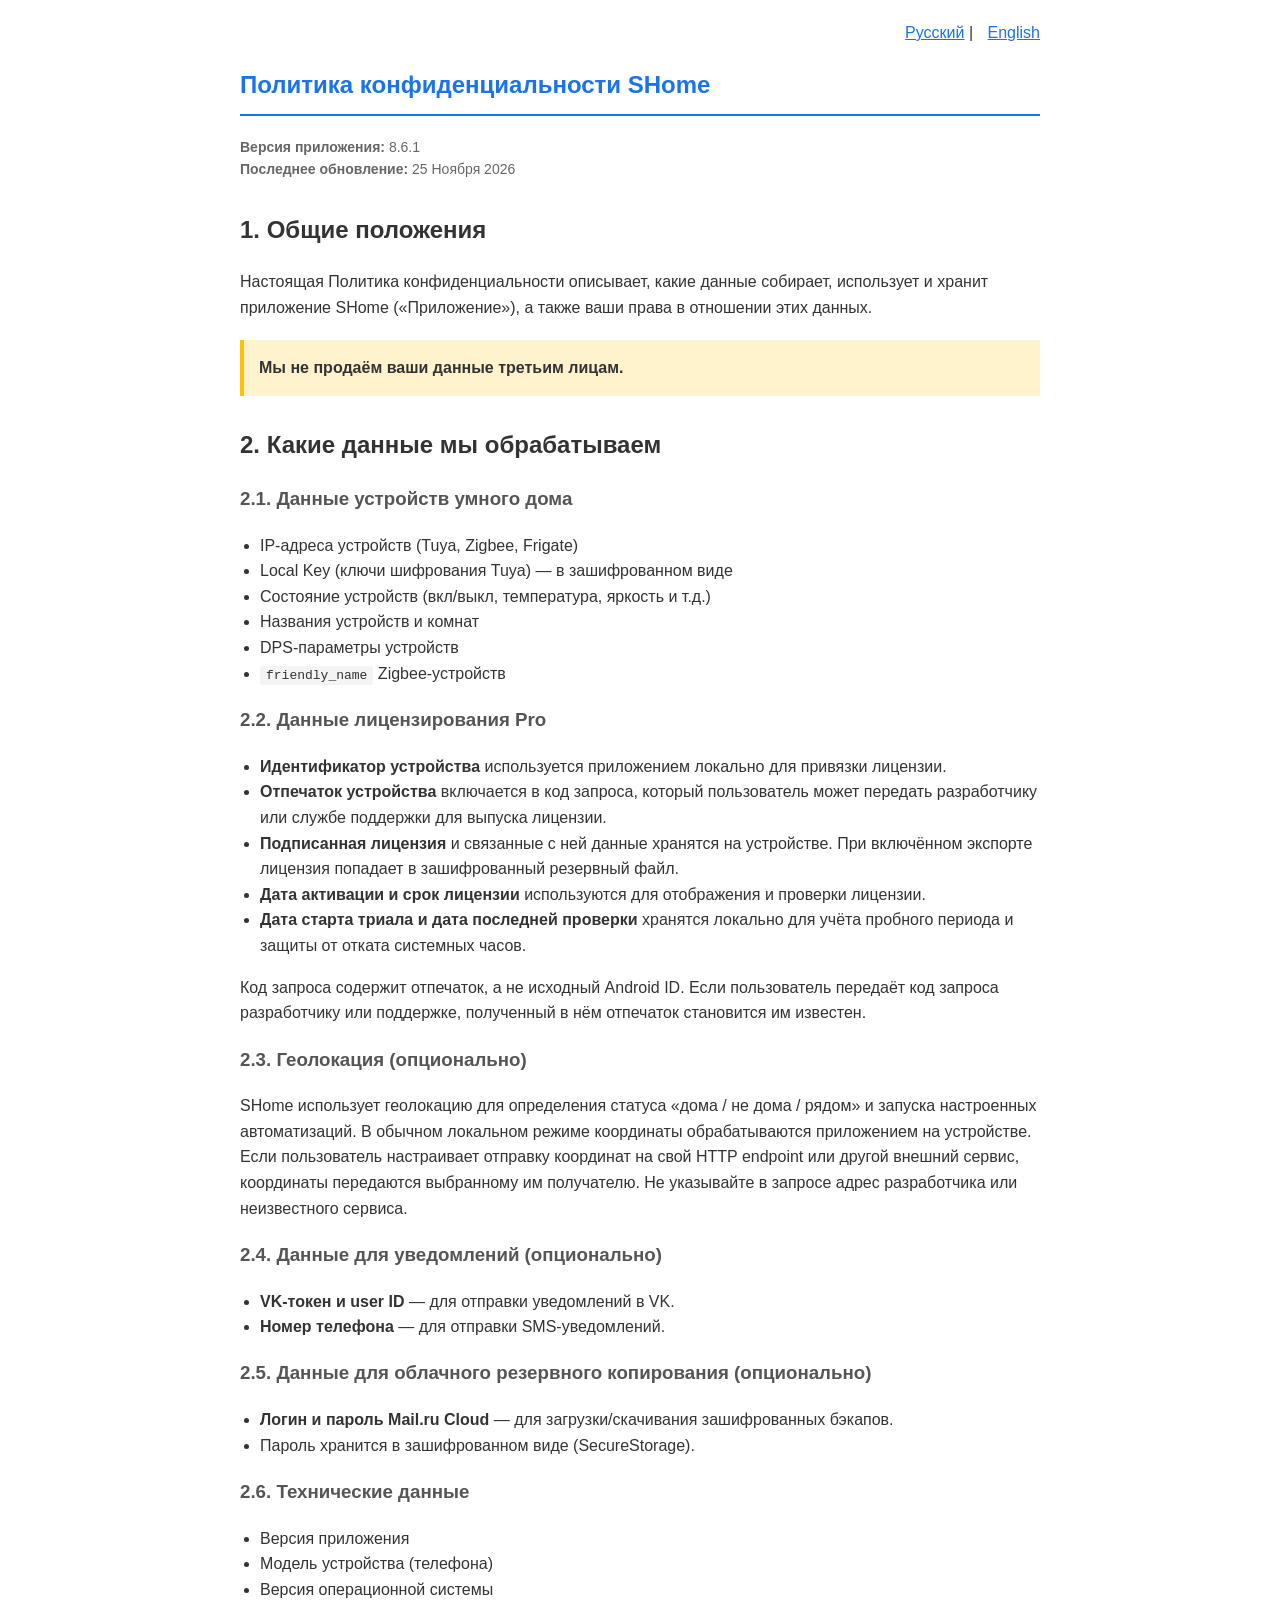
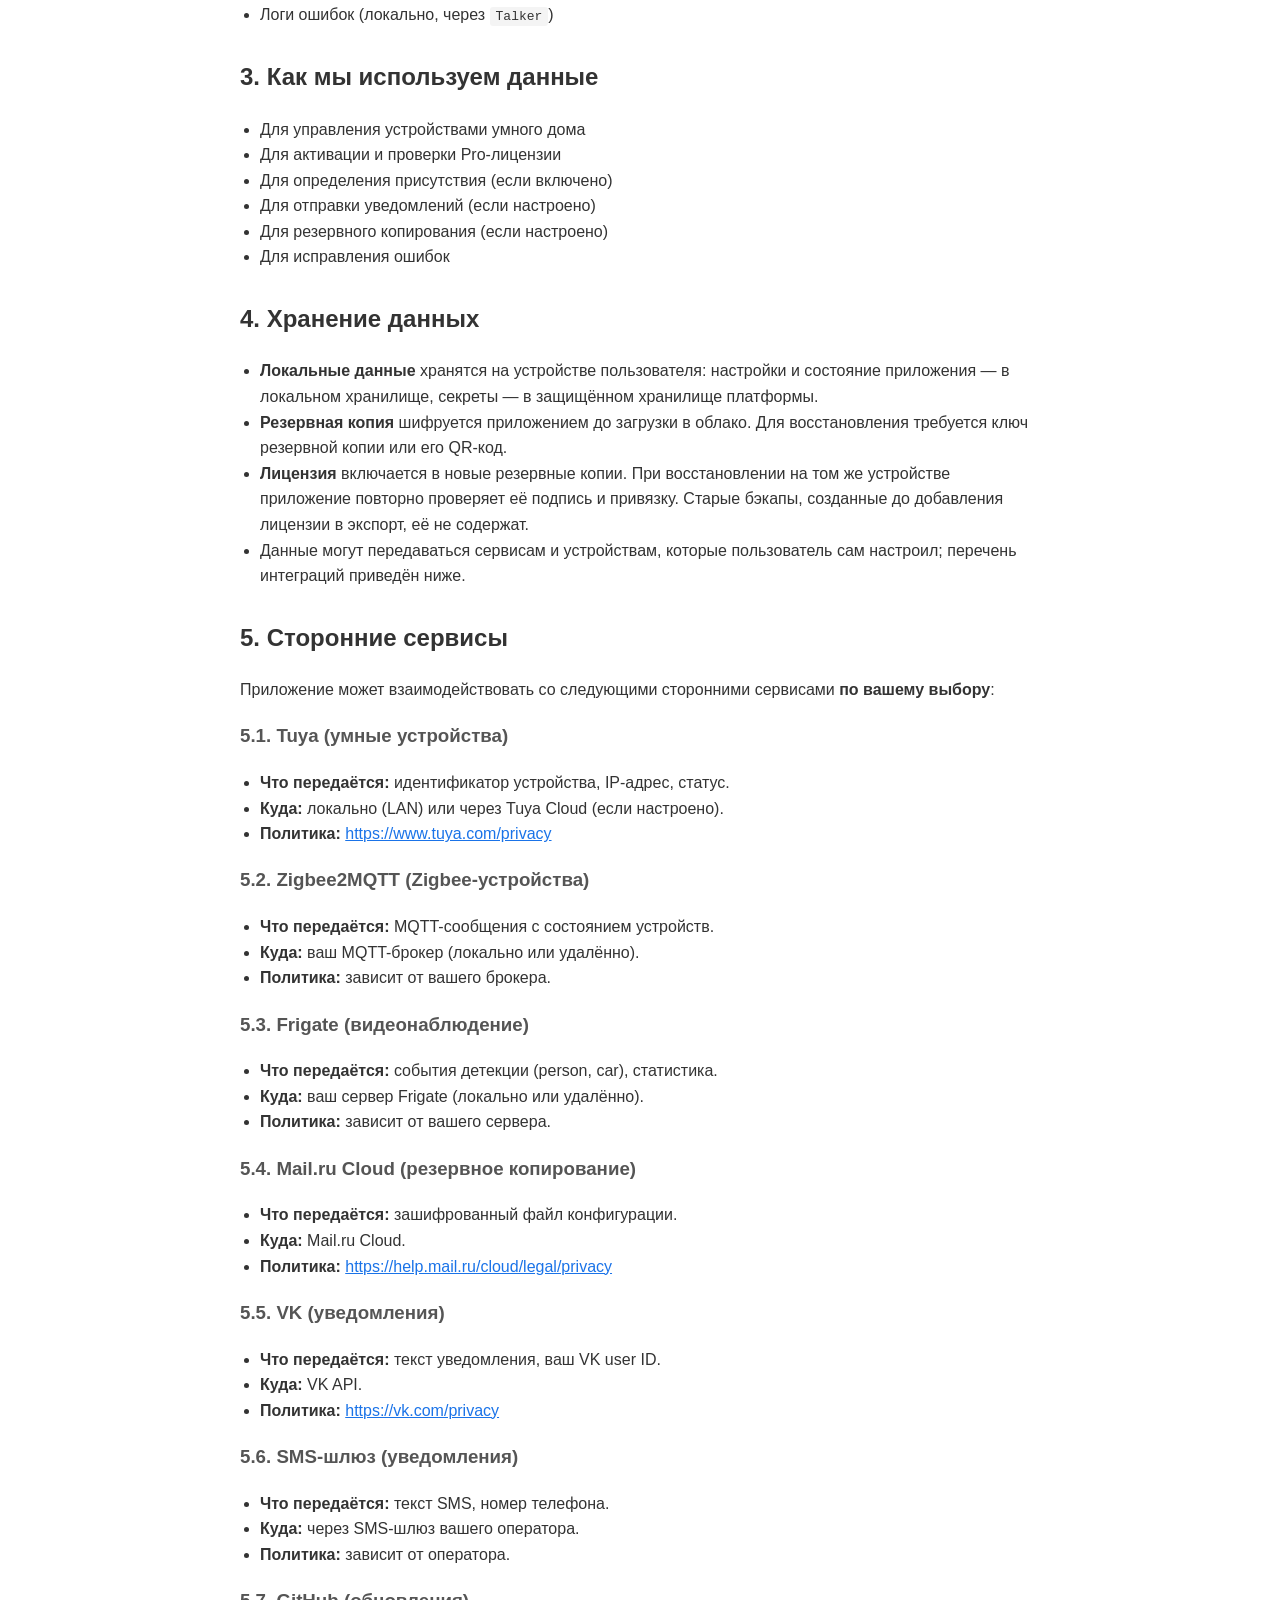
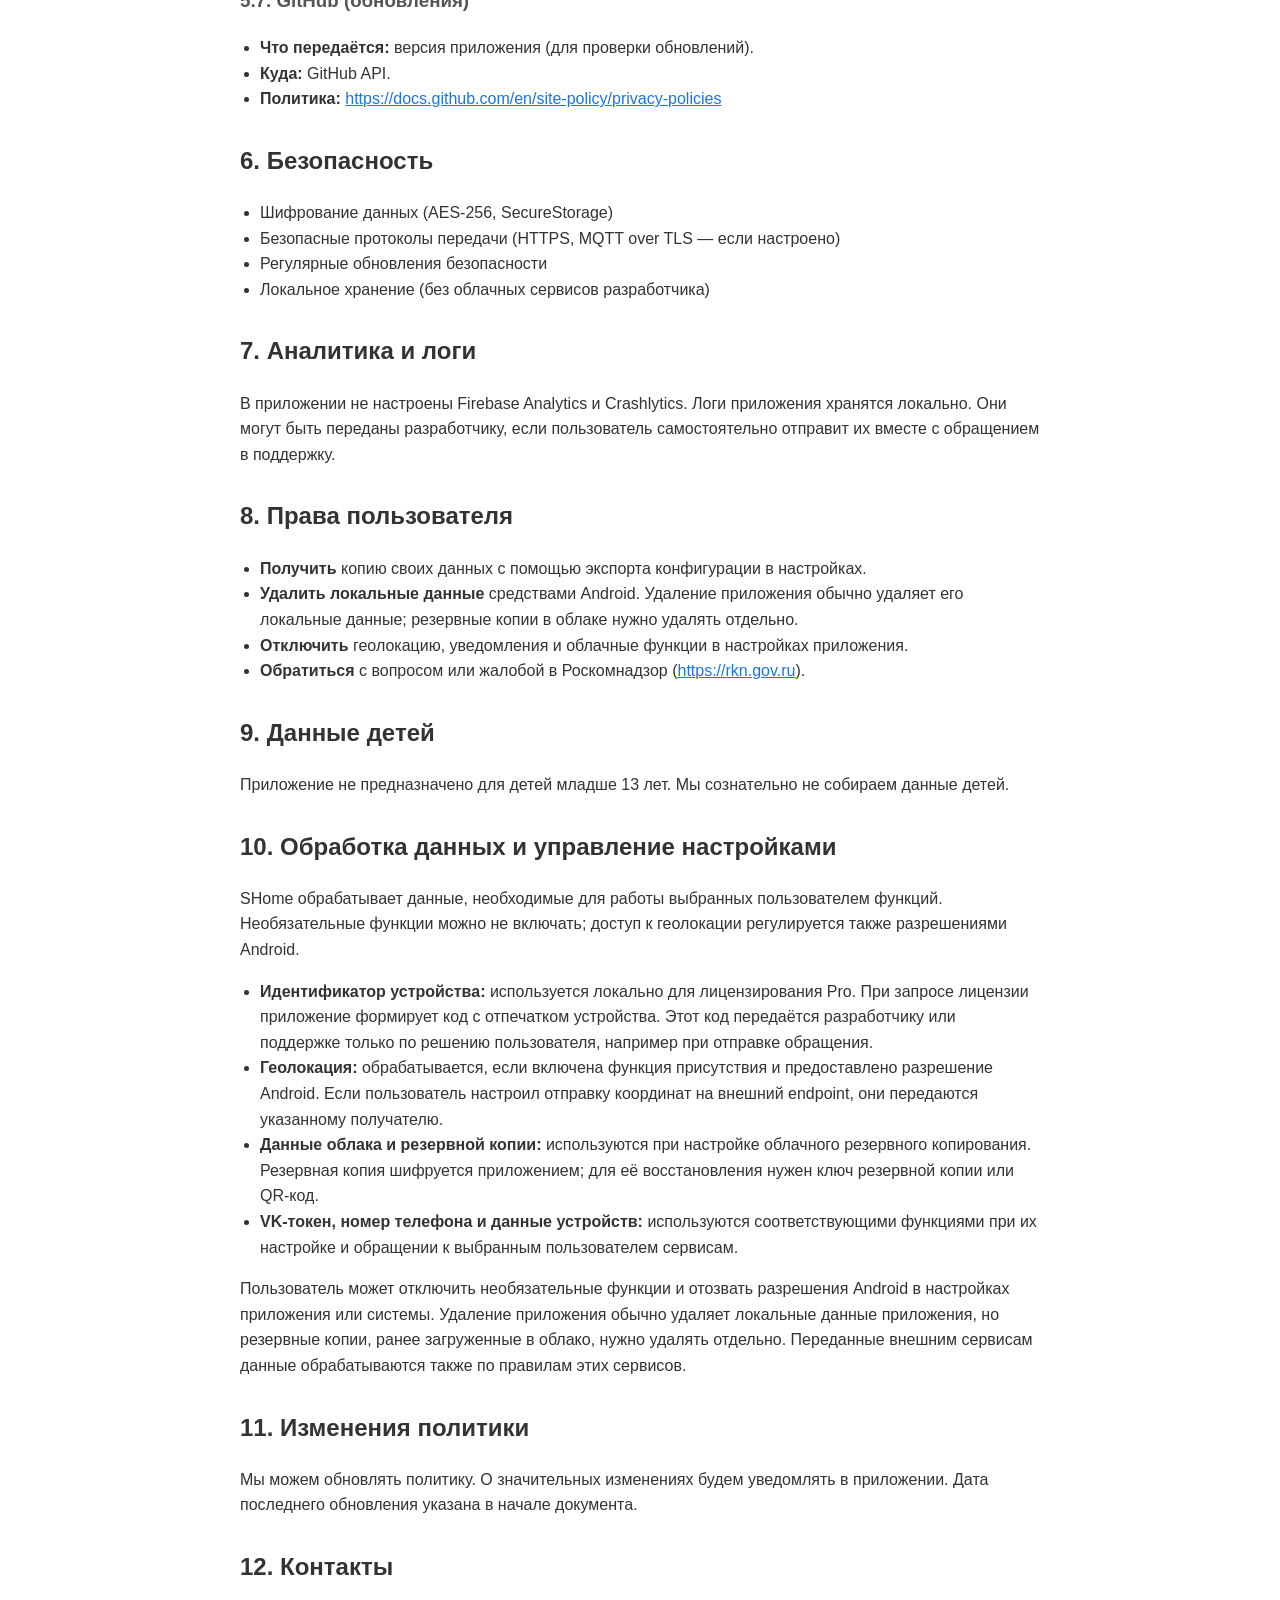
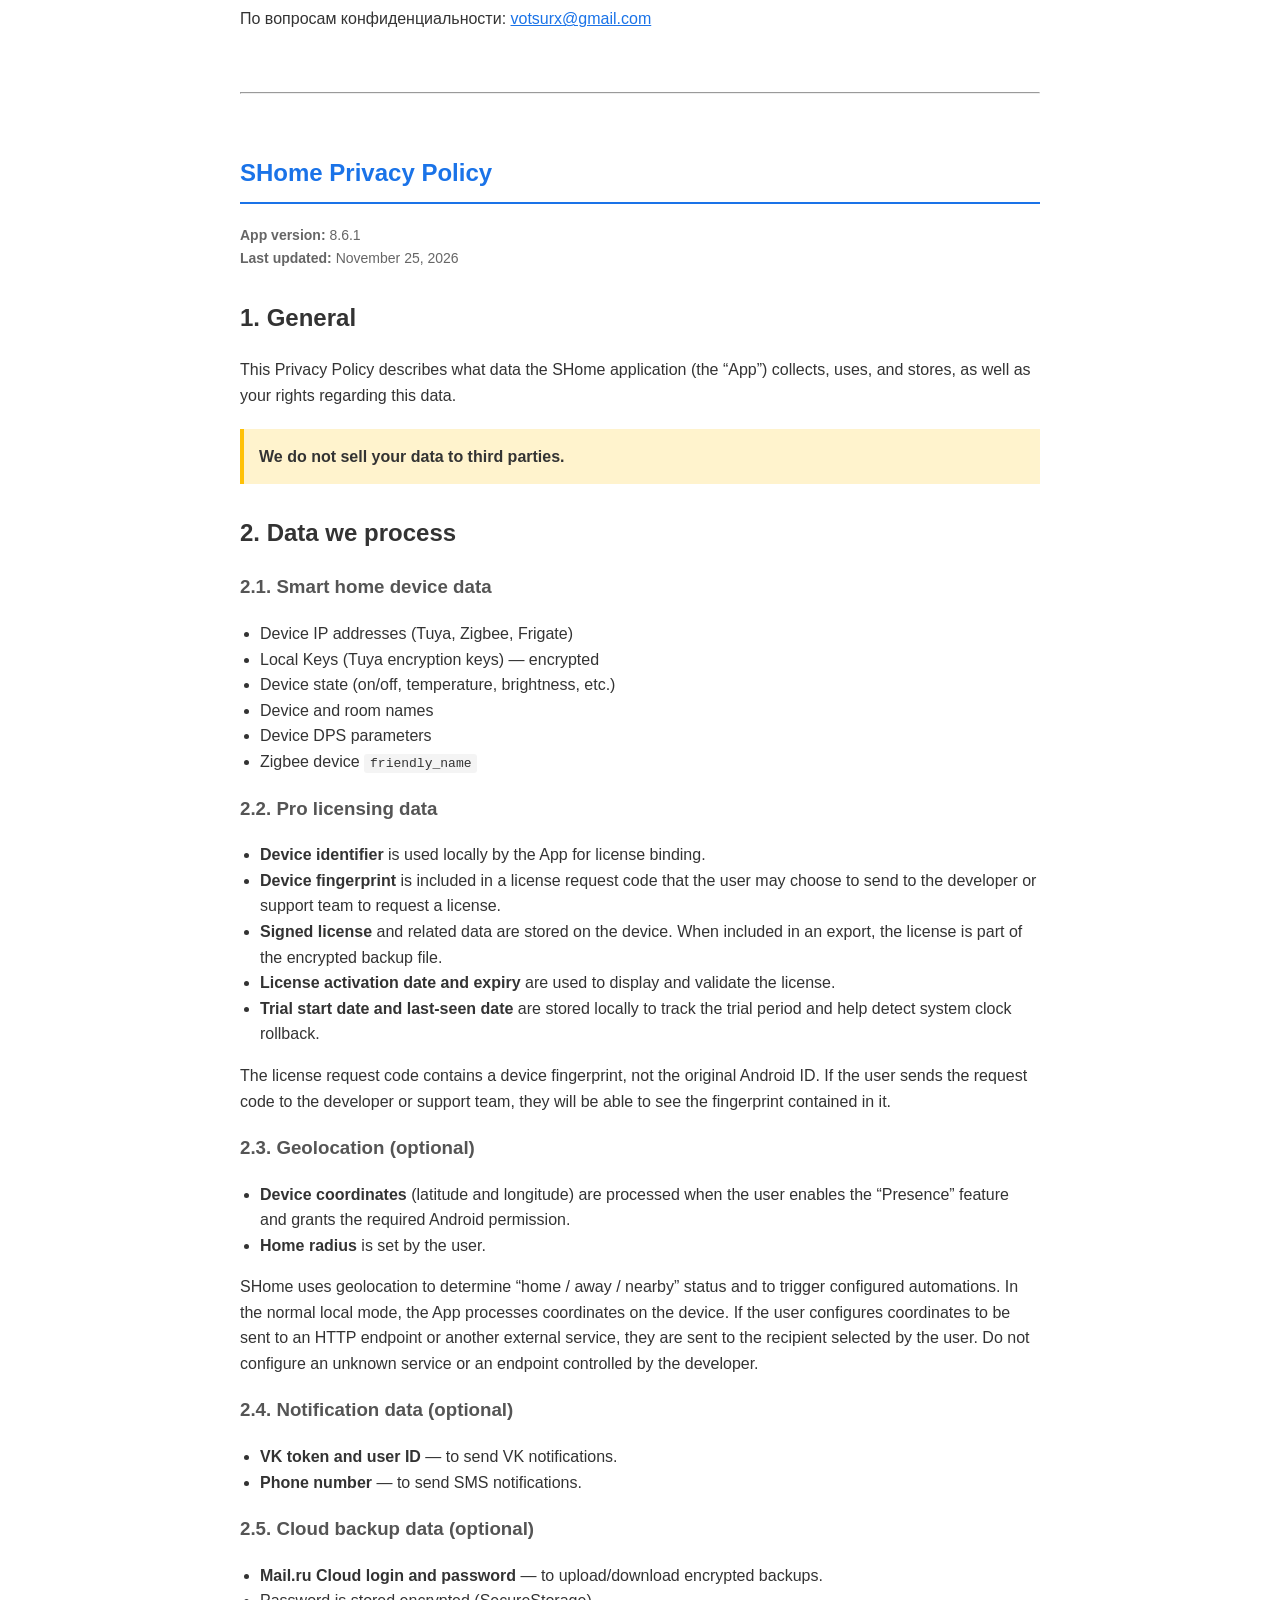
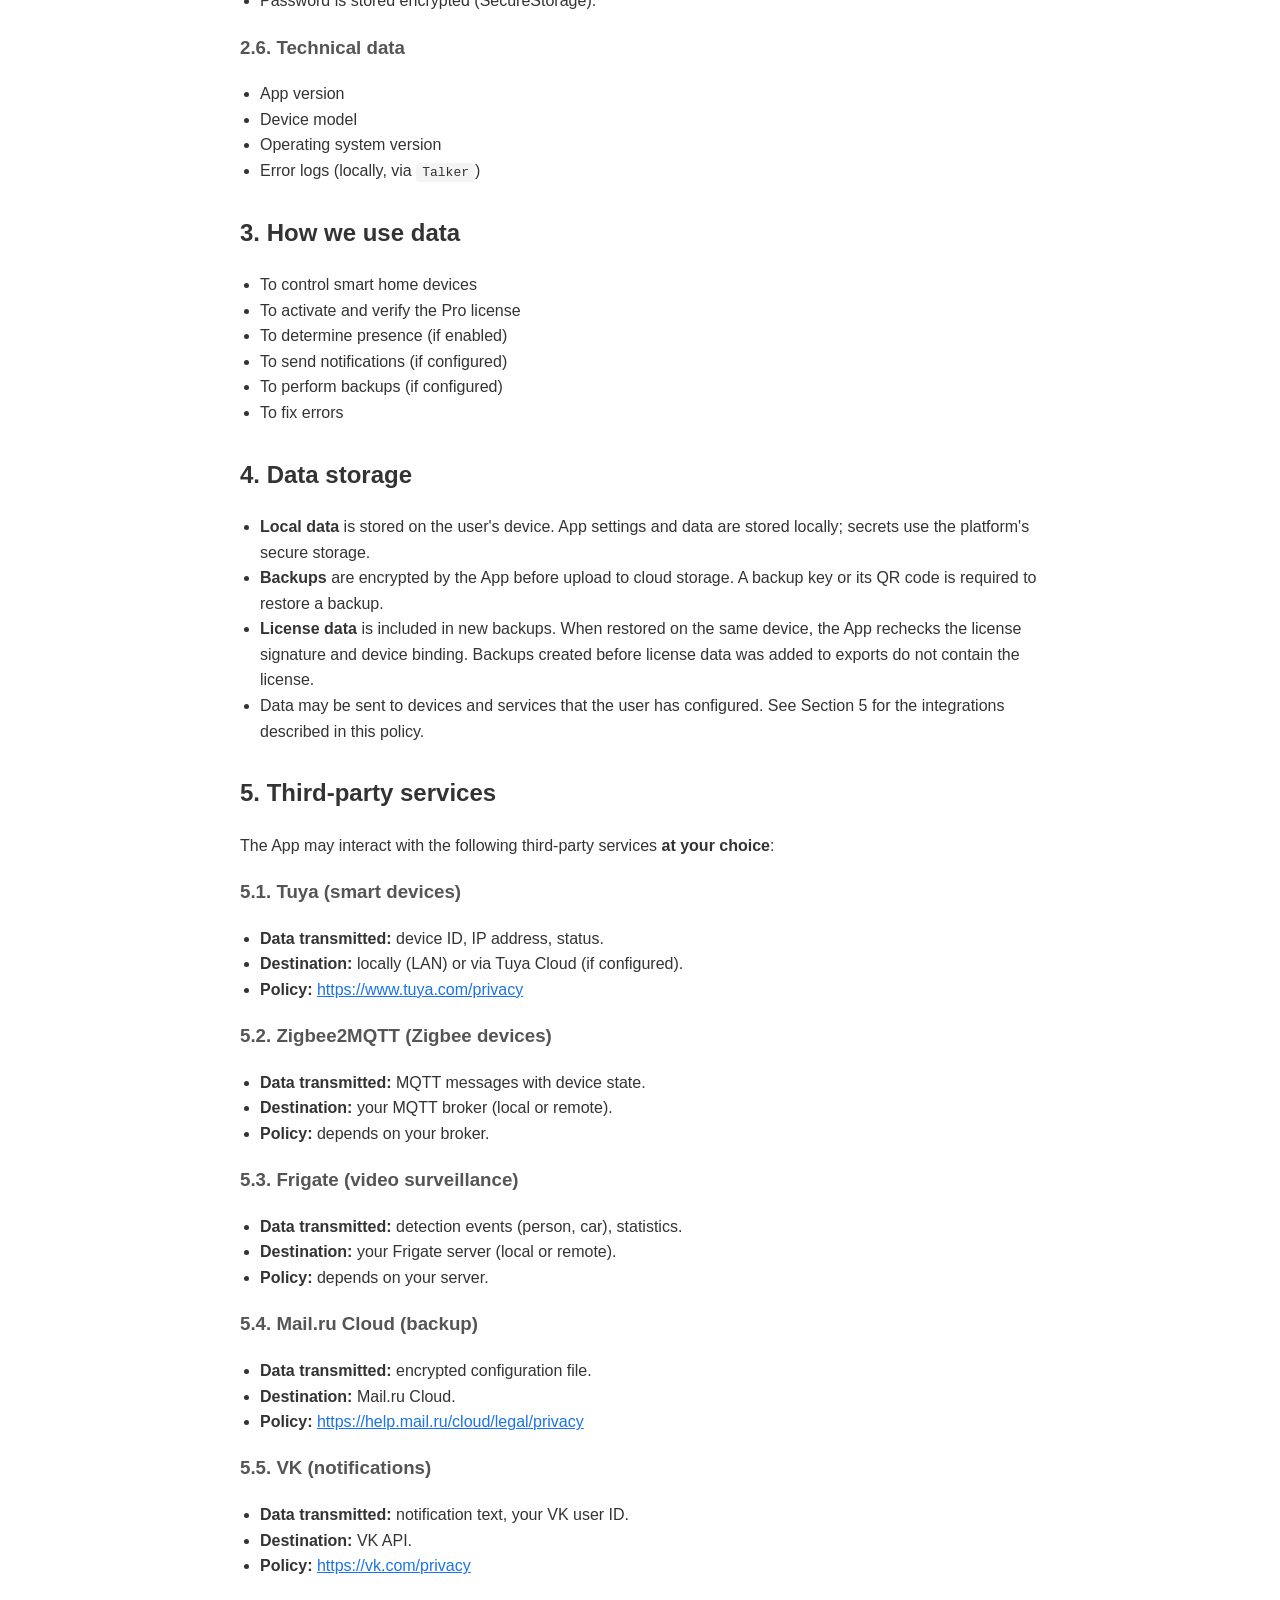
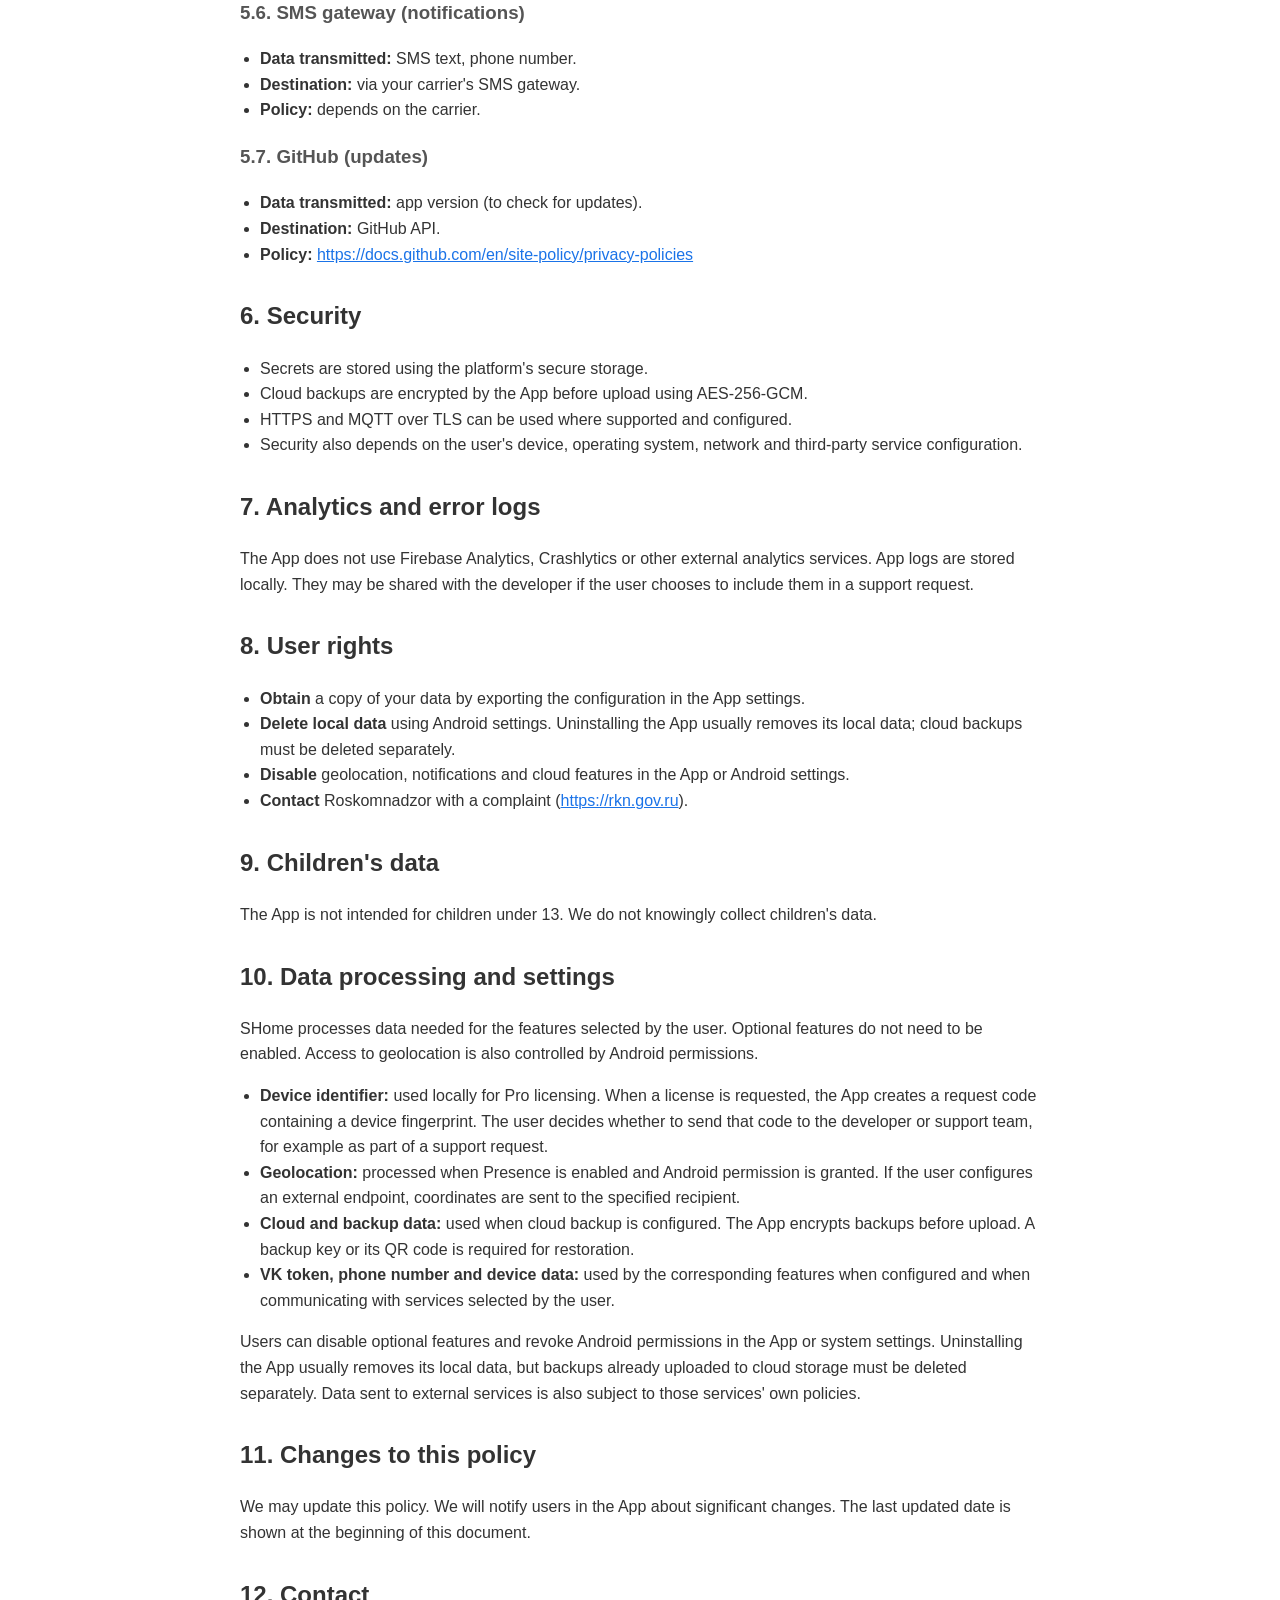
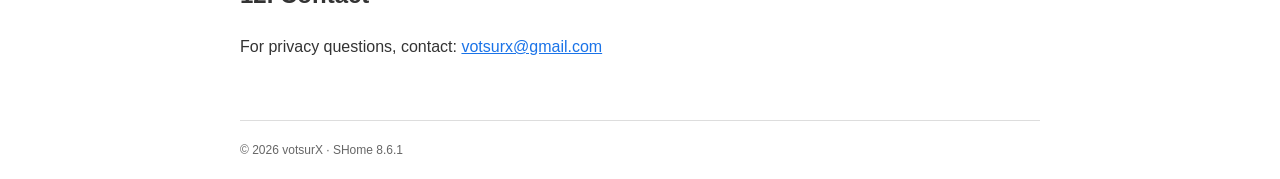
<file: docs/privacy.html>
<!DOCTYPE html>
<html lang="ru">
<head>
    <meta charset="UTF-8">
    <meta name="viewport" content="width=device-width, initial-scale=1.0">
    <title>SHome — Политика конфиденциальности</title>
    <style>
        body {
            font-family: -apple-system, BlinkMacSystemFont, 'Segoe UI', Roboto, sans-serif;
            max-width: 800px;
            margin: 0 auto;
            padding: 20px;
            line-height: 1.6;
            color: #333;
        }
        h1 { color: #1a73e8; border-bottom: 2px solid #1a73e8; padding-bottom: 10px; }
        h2 { color: #333; margin-top: 30px; }
        h3 { color: #555; }
        a { color: #1a73e8; }
        .meta { color: #666; font-size: 14px; margin-bottom: 30px; }
        .lang-switch { text-align: right; margin-bottom: 20px; }
        .lang-switch a { margin-left: 10px; }
        code { background: #f4f4f4; padding: 2px 6px; border-radius: 3px; }
        ul { padding-left: 20px; }
        .highlight { background: #fff3cd; padding: 15px; border-left: 4px solid #ffc107; margin: 20px 0; }
    </style>
</head>
<body>

<div class="lang-switch">
    <a href="#ru">Русский</a> | <a href="#en">English</a>
</div>

<!-- ═══════════════ РУССКИЙ ═══════════════ -->
<section id="ru">
    <h1>Политика конфиденциальности SHome</h1>
    <p class="meta"><strong>Версия приложения:</strong> 8.6.1<br>
        <strong>Последнее обновление:</strong> 25 Ноября 2026</p>

    <h2>1. Общие положения</h2>
    <p>Настоящая Политика конфиденциальности описывает, какие данные собирает, использует и хранит приложение SHome («Приложение»), а также ваши права в отношении этих данных.</p>
    <div class="highlight"><strong>Мы не продаём ваши данные третьим лицам.</strong></div>

    <h2>2. Какие данные мы обрабатываем</h2>

    <h3>2.1. Данные устройств умного дома</h3>
    <ul>
        <li>IP-адреса устройств (Tuya, Zigbee, Frigate)</li>
        <li>Local Key (ключи шифрования Tuya) — в зашифрованном виде</li>
        <li>Состояние устройств (вкл/выкл, температура, яркость и т.д.)</li>
        <li>Названия устройств и комнат</li>
        <li>DPS-параметры устройств</li>
        <li><code>friendly_name</code> Zigbee-устройств</li>
    </ul>

    <h3>2.2. Данные лицензирования Pro</h3>
    <ul>
        <li><strong>Идентификатор устройства</strong> используется приложением локально для привязки лицензии.</li>
        <li><strong>Отпечаток устройства</strong> включается в код запроса, который пользователь может передать разработчику или службе поддержки для выпуска лицензии.</li>
        <li><strong>Подписанная лицензия</strong> и связанные с ней данные хранятся на устройстве. При включённом экспорте лицензия попадает в зашифрованный резервный файл.</li>
        <li><strong>Дата активации и срок лицензии</strong> используются для отображения и проверки лицензии.</li>
        <li><strong>Дата старта триала и дата последней проверки</strong> хранятся локально для учёта пробного периода и защиты от отката системных часов.</li>
    </ul>
    <p>
        Код запроса содержит отпечаток, а не исходный Android ID. Если пользователь
        передаёт код запроса разработчику или поддержке, полученный в нём отпечаток
        становится им известен.
    </p>

    <h3>2.3. Геолокация (опционально)</h3>
    <p>
        SHome использует геолокацию для определения статуса «дома / не дома / рядом»
        и запуска настроенных автоматизаций. В обычном локальном режиме координаты
        обрабатываются приложением на устройстве. Если пользователь настраивает
        отправку координат на свой HTTP endpoint или другой внешний сервис,
        координаты передаются выбранному им получателю. Не указывайте в запросе
        адрес разработчика или неизвестного сервиса.
    </p>

    <h3>2.4. Данные для уведомлений (опционально)</h3>
    <ul>
        <li><strong>VK-токен и user ID</strong> — для отправки уведомлений в VK.</li>
        <li><strong>Номер телефона</strong> — для отправки SMS-уведомлений.</li>
    </ul>

    <h3>2.5. Данные для облачного резервного копирования (опционально)</h3>
    <ul>
        <li><strong>Логин и пароль Mail.ru Cloud</strong> — для загрузки/скачивания зашифрованных бэкапов.</li>
        <li>Пароль хранится в зашифрованном виде (SecureStorage).</li>
    </ul>

    <h3>2.6. Технические данные</h3>
    <ul>
        <li>Версия приложения</li>
        <li>Модель устройства (телефона)</li>
        <li>Версия операционной системы</li>
        <li>Логи ошибок (локально, через <code>Talker</code>)</li>
    </ul>

    <h2>3. Как мы используем данные</h2>
    <ul>
        <li>Для управления устройствами умного дома</li>
        <li>Для активации и проверки Pro-лицензии</li>
        <li>Для определения присутствия (если включено)</li>
        <li>Для отправки уведомлений (если настроено)</li>
        <li>Для резервного копирования (если настроено)</li>
        <li>Для исправления ошибок</li>
    </ul>

    <h2>4. Хранение данных</h2>
    <ul>
        <li><strong>Локальные данные</strong> хранятся на устройстве пользователя: настройки и состояние приложения — в локальном хранилище, секреты — в защищённом хранилище платформы.</li>
        <li><strong>Резервная копия</strong> шифруется приложением до загрузки в облако. Для восстановления требуется ключ резервной копии или его QR-код.</li>
        <li><strong>Лицензия</strong> включается в новые резервные копии. При восстановлении на том же устройстве приложение повторно проверяет её подпись и привязку. Старые бэкапы, созданные до добавления лицензии в экспорт, её не содержат.</li>
        <li>Данные могут передаваться сервисам и устройствам, которые пользователь сам настроил; перечень интеграций приведён ниже.</li>
    </ul>

    <h2>5. Сторонние сервисы</h2>
    <p>Приложение может взаимодействовать со следующими сторонними сервисами <strong>по вашему выбору</strong>:</p>

    <h3>5.1. Tuya (умные устройства)</h3>
    <ul>
        <li><strong>Что передаётся:</strong> идентификатор устройства, IP-адрес, статус.</li>
        <li><strong>Куда:</strong> локально (LAN) или через Tuya Cloud (если настроено).</li>
        <li><strong>Политика:</strong> <a href="https://www.tuya.com/privacy">https://www.tuya.com/privacy</a></li>
    </ul>

    <h3>5.2. Zigbee2MQTT (Zigbee-устройства)</h3>
    <ul>
        <li><strong>Что передаётся:</strong> MQTT-сообщения с состоянием устройств.</li>
        <li><strong>Куда:</strong> ваш MQTT-брокер (локально или удалённо).</li>
        <li><strong>Политика:</strong> зависит от вашего брокера.</li>
    </ul>

    <h3>5.3. Frigate (видеонаблюдение)</h3>
    <ul>
        <li><strong>Что передаётся:</strong> события детекции (person, car), статистика.</li>
        <li><strong>Куда:</strong> ваш сервер Frigate (локально или удалённо).</li>
        <li><strong>Политика:</strong> зависит от вашего сервера.</li>
    </ul>

    <h3>5.4. Mail.ru Cloud (резервное копирование)</h3>
    <ul>
        <li><strong>Что передаётся:</strong> зашифрованный файл конфигурации.</li>
        <li><strong>Куда:</strong> Mail.ru Cloud.</li>
        <li><strong>Политика:</strong> <a href="https://help.mail.ru/cloud/legal/privacy">https://help.mail.ru/cloud/legal/privacy</a></li>
    </ul>

    <h3>5.5. VK (уведомления)</h3>
    <ul>
        <li><strong>Что передаётся:</strong> текст уведомления, ваш VK user ID.</li>
        <li><strong>Куда:</strong> VK API.</li>
        <li><strong>Политика:</strong> <a href="https://vk.com/privacy">https://vk.com/privacy</a></li>
    </ul>

    <h3>5.6. SMS-шлюз (уведомления)</h3>
    <ul>
        <li><strong>Что передаётся:</strong> текст SMS, номер телефона.</li>
        <li><strong>Куда:</strong> через SMS-шлюз вашего оператора.</li>
        <li><strong>Политика:</strong> зависит от оператора.</li>
    </ul>

    <h3>5.7. GitHub (обновления)</h3>
    <ul>
        <li><strong>Что передаётся:</strong> версия приложения (для проверки обновлений).</li>
        <li><strong>Куда:</strong> GitHub API.</li>
        <li><strong>Политика:</strong> <a href="https://docs.github.com/en/site-policy/privacy-policies">https://docs.github.com/en/site-policy/privacy-policies</a></li>
    </ul>

    <h2>6. Безопасность</h2>
    <ul>
        <li>Шифрование данных (AES-256, SecureStorage)</li>
        <li>Безопасные протоколы передачи (HTTPS, MQTT over TLS — если настроено)</li>
        <li>Регулярные обновления безопасности</li>
        <li>Локальное хранение (без облачных сервисов разработчика)</li>
    </ul>

    <h2>7. Аналитика и логи</h2>
    <p>
        В приложении не настроены Firebase Analytics и Crashlytics. Логи приложения
        хранятся локально. Они могут быть переданы разработчику, если пользователь
        самостоятельно отправит их вместе с обращением в поддержку.
    </p>

    <h2>8. Права пользователя</h2>
    <ul>
        <li><strong>Получить</strong> копию своих данных с помощью экспорта конфигурации в настройках.</li>
        <li><strong>Удалить локальные данные</strong> средствами Android. Удаление приложения обычно удаляет его локальные данные; резервные копии в облаке нужно удалять отдельно.</li>
        <li><strong>Отключить</strong> геолокацию, уведомления и облачные функции в настройках приложения.</li>
        <li><strong>Обратиться</strong> с вопросом или жалобой в Роскомнадзор (<a href="https://rkn.gov.ru">https://rkn.gov.ru</a>).</li>
    </ul>

    <h2>9. Данные детей</h2>
    <p>Приложение не предназначено для детей младше 13 лет. Мы сознательно не собираем данные детей.</p>

    <h2>10. Обработка данных и управление настройками</h2>

    <p>
        SHome обрабатывает данные, необходимые для работы выбранных пользователем
        функций. Необязательные функции можно не включать; доступ к геолокации
        регулируется также разрешениями Android.
    </p>

    <ul>
        <li>
            <strong>Идентификатор устройства:</strong> используется локально для
            лицензирования Pro. При запросе лицензии приложение формирует код с
            отпечатком устройства. Этот код передаётся разработчику или поддержке
            только по решению пользователя, например при отправке обращения.
        </li>
        <li>
            <strong>Геолокация:</strong> обрабатывается, если включена функция
            присутствия и предоставлено разрешение Android. Если пользователь
            настроил отправку координат на внешний endpoint, они передаются
            указанному получателю.
        </li>
        <li>
            <strong>Данные облака и резервной копии:</strong> используются при
            настройке облачного резервного копирования. Резервная копия шифруется
            приложением; для её восстановления нужен ключ резервной копии или QR-код.
        </li>
        <li>
            <strong>VK-токен, номер телефона и данные устройств:</strong>
            используются соответствующими функциями при их настройке и обращении
            к выбранным пользователем сервисам.
        </li>
    </ul>

    <p>
        Пользователь может отключить необязательные функции и отозвать разрешения
        Android в настройках приложения или системы. Удаление приложения обычно
        удаляет локальные данные приложения, но резервные копии, ранее загруженные
        в облако, нужно удалять отдельно. Переданные внешним сервисам данные
        обрабатываются также по правилам этих сервисов.
    </p>

    <h2>11. Изменения политики</h2>
    <p>Мы можем обновлять политику. О значительных изменениях будем уведомлять в приложении. Дата последнего обновления указана в начале документа.</p>

    <h2>12. Контакты</h2>
    <p>По вопросам конфиденциальности: <a href="mailto:votsurx@gmail.com">votsurx@gmail.com</a></p>

</section>

<hr style="margin: 60px 0;">

<!-- ═══════════════ ENGLISH ═══════════════ -->
<section id="en">
    <h1>SHome Privacy Policy</h1>
    <p class="meta"><strong>App version:</strong> 8.6.1<br>
        <strong>Last updated:</strong> November 25, 2026</p>

    <h2>1. General</h2>
    <p>This Privacy Policy describes what data the SHome application (the “App”) collects, uses, and stores, as well as your rights regarding this data.</p>
    <div class="highlight"><strong>We do not sell your data to third parties.</strong></div>

    <h2>2. Data we process</h2>

    <h3>2.1. Smart home device data</h3>
    <ul>
        <li>Device IP addresses (Tuya, Zigbee, Frigate)</li>
        <li>Local Keys (Tuya encryption keys) — encrypted</li>
        <li>Device state (on/off, temperature, brightness, etc.)</li>
        <li>Device and room names</li>
        <li>Device DPS parameters</li>
        <li>Zigbee device <code>friendly_name</code></li>
    </ul>

    <h3>2.2. Pro licensing data</h3>
    <ul>
        <li><strong>Device identifier</strong> is used locally by the App for license binding.</li>
        <li><strong>Device fingerprint</strong> is included in a license request code that the user may choose to send to the developer or support team to request a license.</li>
        <li><strong>Signed license</strong> and related data are stored on the device. When included in an export, the license is part of the encrypted backup file.</li>
        <li><strong>License activation date and expiry</strong> are used to display and validate the license.</li>
        <li><strong>Trial start date and last-seen date</strong> are stored locally to track the trial period and help detect system clock rollback.</li>
    </ul>
    <p>
        The license request code contains a device fingerprint, not the original
        Android ID. If the user sends the request code to the developer or support
        team, they will be able to see the fingerprint contained in it.
    </p>

    <h3>2.3. Geolocation (optional)</h3>
    <ul>
        <li><strong>Device coordinates</strong> (latitude and longitude) are processed when the user enables the “Presence” feature and grants the required Android permission.</li>
        <li><strong>Home radius</strong> is set by the user.</li>
    </ul>
    <p>
        SHome uses geolocation to determine “home / away / nearby” status and to
        trigger configured automations. In the normal local mode, the App processes
        coordinates on the device. If the user configures coordinates to be sent to
        an HTTP endpoint or another external service, they are sent to the recipient
        selected by the user. Do not configure an unknown service or an endpoint
        controlled by the developer.
    </p>

    <h3>2.4. Notification data (optional)</h3>
    <ul>
        <li><strong>VK token and user ID</strong> — to send VK notifications.</li>
        <li><strong>Phone number</strong> — to send SMS notifications.</li>
    </ul>

    <h3>2.5. Cloud backup data (optional)</h3>
    <ul>
        <li><strong>Mail.ru Cloud login and password</strong> — to upload/download encrypted backups.</li>
        <li>Password is stored encrypted (SecureStorage).</li>
    </ul>

    <h3>2.6. Technical data</h3>
    <ul>
        <li>App version</li>
        <li>Device model</li>
        <li>Operating system version</li>
        <li>Error logs (locally, via <code>Talker</code>)</li>
    </ul>

    <h2>3. How we use data</h2>
    <ul>
        <li>To control smart home devices</li>
        <li>To activate and verify the Pro license</li>
        <li>To determine presence (if enabled)</li>
        <li>To send notifications (if configured)</li>
        <li>To perform backups (if configured)</li>
        <li>To fix errors</li>
    </ul>

    <h2>4. Data storage</h2>
    <ul>
        <li><strong>Local data</strong> is stored on the user's device. App settings and data are stored locally; secrets use the platform's secure storage.</li>
        <li><strong>Backups</strong> are encrypted by the App before upload to cloud storage. A backup key or its QR code is required to restore a backup.</li>
        <li><strong>License data</strong> is included in new backups. When restored on the same device, the App rechecks the license signature and device binding. Backups created before license data was added to exports do not contain the license.</li>
        <li>Data may be sent to devices and services that the user has configured. See Section 5 for the integrations described in this policy.</li>
    </ul>

    <h2>5. Third-party services</h2>
    <p>The App may interact with the following third-party services <strong>at your choice</strong>:</p>

    <h3>5.1. Tuya (smart devices)</h3>
    <ul>
        <li><strong>Data transmitted:</strong> device ID, IP address, status.</li>
        <li><strong>Destination:</strong> locally (LAN) or via Tuya Cloud (if configured).</li>
        <li><strong>Policy:</strong> <a href="https://www.tuya.com/privacy">https://www.tuya.com/privacy</a></li>
    </ul>

    <h3>5.2. Zigbee2MQTT (Zigbee devices)</h3>
    <ul>
        <li><strong>Data transmitted:</strong> MQTT messages with device state.</li>
        <li><strong>Destination:</strong> your MQTT broker (local or remote).</li>
        <li><strong>Policy:</strong> depends on your broker.</li>
    </ul>

    <h3>5.3. Frigate (video surveillance)</h3>
    <ul>
        <li><strong>Data transmitted:</strong> detection events (person, car), statistics.</li>
        <li><strong>Destination:</strong> your Frigate server (local or remote).</li>
        <li><strong>Policy:</strong> depends on your server.</li>
    </ul>

    <h3>5.4. Mail.ru Cloud (backup)</h3>
    <ul>
        <li><strong>Data transmitted:</strong> encrypted configuration file.</li>
        <li><strong>Destination:</strong> Mail.ru Cloud.</li>
        <li><strong>Policy:</strong> <a href="https://help.mail.ru/cloud/legal/privacy">https://help.mail.ru/cloud/legal/privacy</a></li>
    </ul>

    <h3>5.5. VK (notifications)</h3>
    <ul>
        <li><strong>Data transmitted:</strong> notification text, your VK user ID.</li>
        <li><strong>Destination:</strong> VK API.</li>
        <li><strong>Policy:</strong> <a href="https://vk.com/privacy">https://vk.com/privacy</a></li>
    </ul>

    <h3>5.6. SMS gateway (notifications)</h3>
    <ul>
        <li><strong>Data transmitted:</strong> SMS text, phone number.</li>
        <li><strong>Destination:</strong> via your carrier's SMS gateway.</li>
        <li><strong>Policy:</strong> depends on the carrier.</li>
    </ul>

    <h3>5.7. GitHub (updates)</h3>
    <ul>
        <li><strong>Data transmitted:</strong> app version (to check for updates).</li>
        <li><strong>Destination:</strong> GitHub API.</li>
        <li><strong>Policy:</strong> <a href="https://docs.github.com/en/site-policy/privacy-policies">https://docs.github.com/en/site-policy/privacy-policies</a></li>
    </ul>

    <h2>6. Security</h2>
    <ul>
        <li>Secrets are stored using the platform's secure storage.</li>
        <li>Cloud backups are encrypted by the App before upload using AES-256-GCM.</li>
        <li>HTTPS and MQTT over TLS can be used where supported and configured.</li>
        <li>Security also depends on the user's device, operating system, network and third-party service configuration.</li>
    </ul>

    <h2>7. Analytics and error logs</h2>
    <p>
        The App does not use Firebase Analytics, Crashlytics or other external
        analytics services. App logs are stored locally. They may be shared with the
        developer if the user chooses to include them in a support request.
    </p>

    <h2>8. User rights</h2>
    <ul>
        <li><strong>Obtain</strong> a copy of your data by exporting the configuration in the App settings.</li>
        <li><strong>Delete local data</strong> using Android settings. Uninstalling the App usually removes its local data; cloud backups must be deleted separately.</li>
        <li><strong>Disable</strong> geolocation, notifications and cloud features in the App or Android settings.</li>
        <li><strong>Contact</strong> Roskomnadzor with a complaint (<a href="https://rkn.gov.ru">https://rkn.gov.ru</a>).</li>
    </ul>

    <h2>9. Children's data</h2>
    <p>The App is not intended for children under 13. We do not knowingly collect children's data.</p>

    <h2>10. Data processing and settings</h2>

    <p>
        SHome processes data needed for the features selected by the user.
        Optional features do not need to be enabled. Access to geolocation is also
        controlled by Android permissions.
    </p>

    <ul>
        <li>
            <strong>Device identifier:</strong> used locally for Pro licensing.
            When a license is requested, the App creates a request code containing
            a device fingerprint. The user decides whether to send that code to
            the developer or support team, for example as part of a support request.
        </li>
        <li>
            <strong>Geolocation:</strong> processed when Presence is enabled and
            Android permission is granted. If the user configures an external
            endpoint, coordinates are sent to the specified recipient.
        </li>
        <li>
            <strong>Cloud and backup data:</strong> used when cloud backup is
            configured. The App encrypts backups before upload. A backup key or its
            QR code is required for restoration.
        </li>
        <li>
            <strong>VK token, phone number and device data:</strong> used by the
            corresponding features when configured and when communicating with
            services selected by the user.
        </li>
    </ul>

    <p>
        Users can disable optional features and revoke Android permissions in the
        App or system settings. Uninstalling the App usually removes its local data,
        but backups already uploaded to cloud storage must be deleted separately.
        Data sent to external services is also subject to those services' own
        policies.
    </p>

    <h2>11. Changes to this policy</h2>
    <p>We may update this policy. We will notify users in the App about significant changes. The last updated date is shown at the beginning of this document.</p>

    <h2>12. Contact</h2>
    <p>For privacy questions, contact: <a href="mailto:votsurx@gmail.com">votsurx@gmail.com</a></p>

</section>

<footer style="margin-top: 60px; padding-top: 20px; border-top: 1px solid #ddd; color: #666; font-size: 12px;">
    © 2026 votsurX · SHome 8.6.1
</footer>

</body>
</html>
</file>
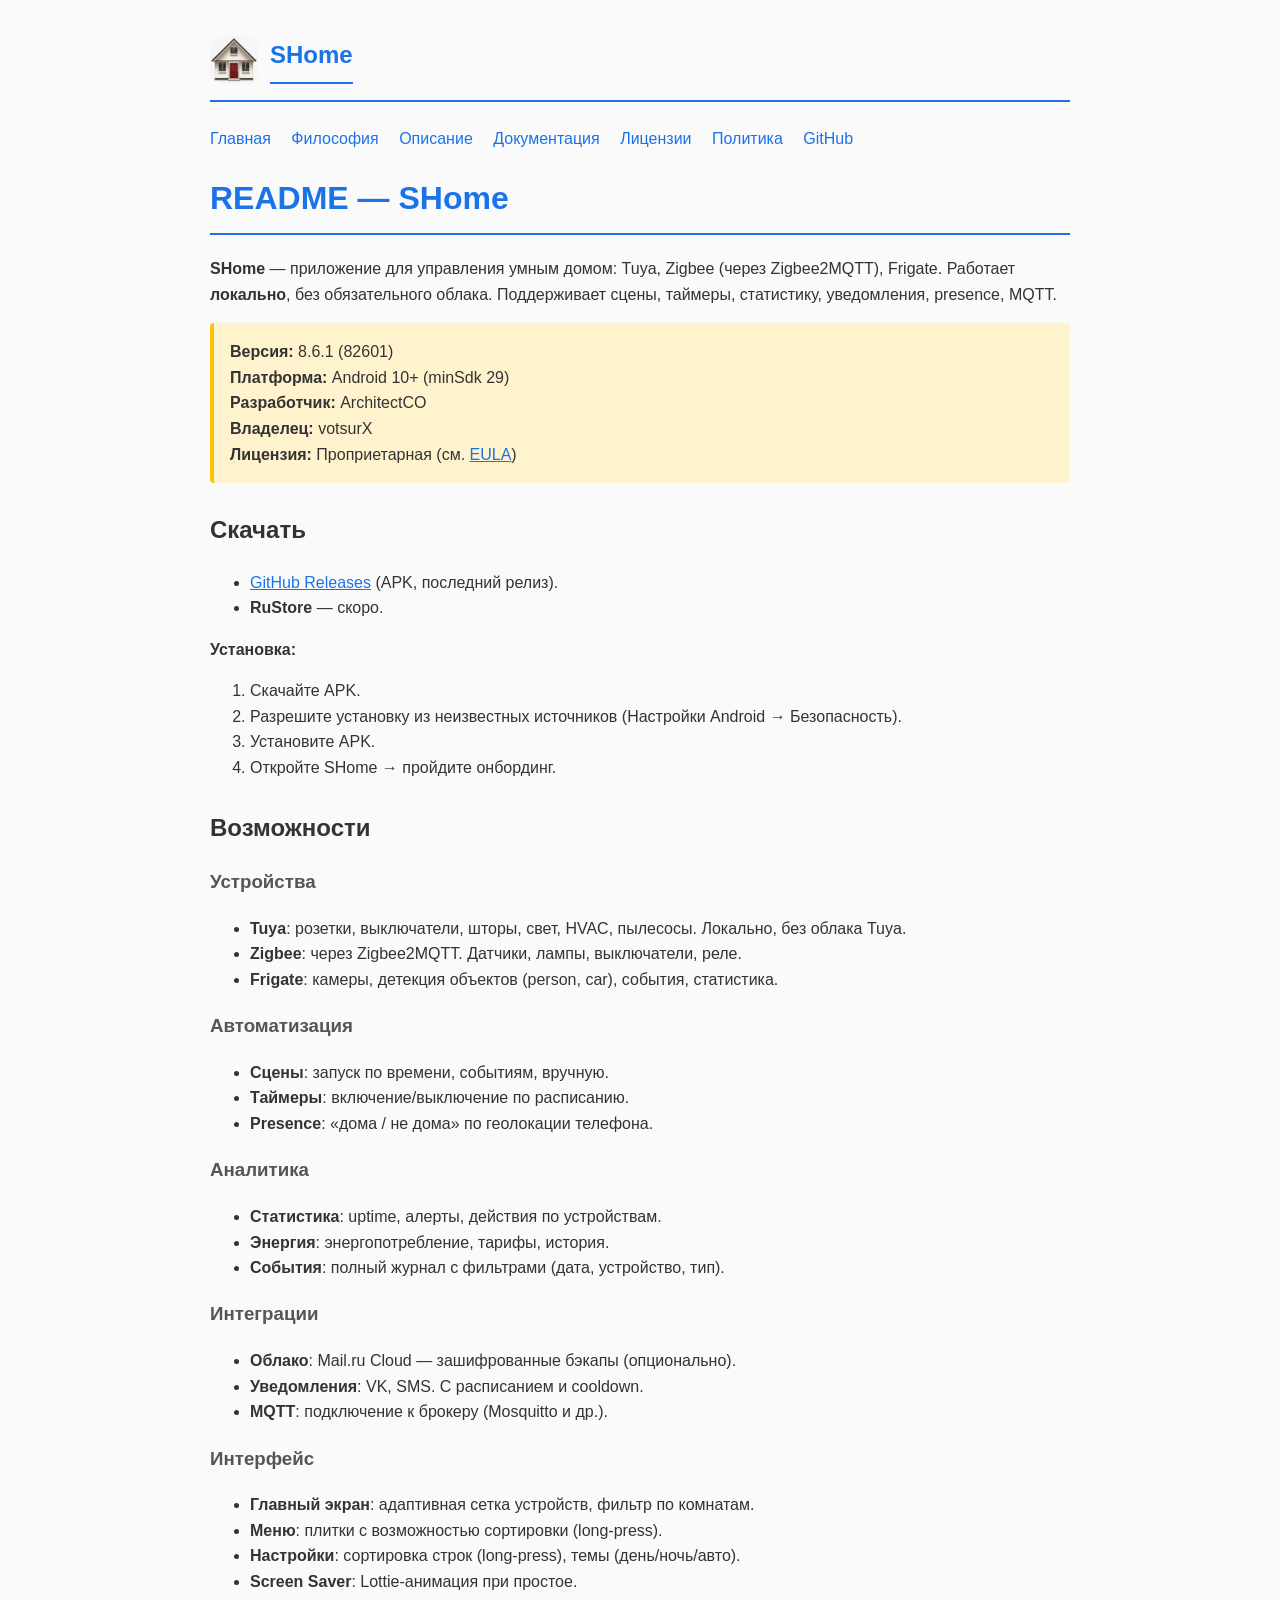
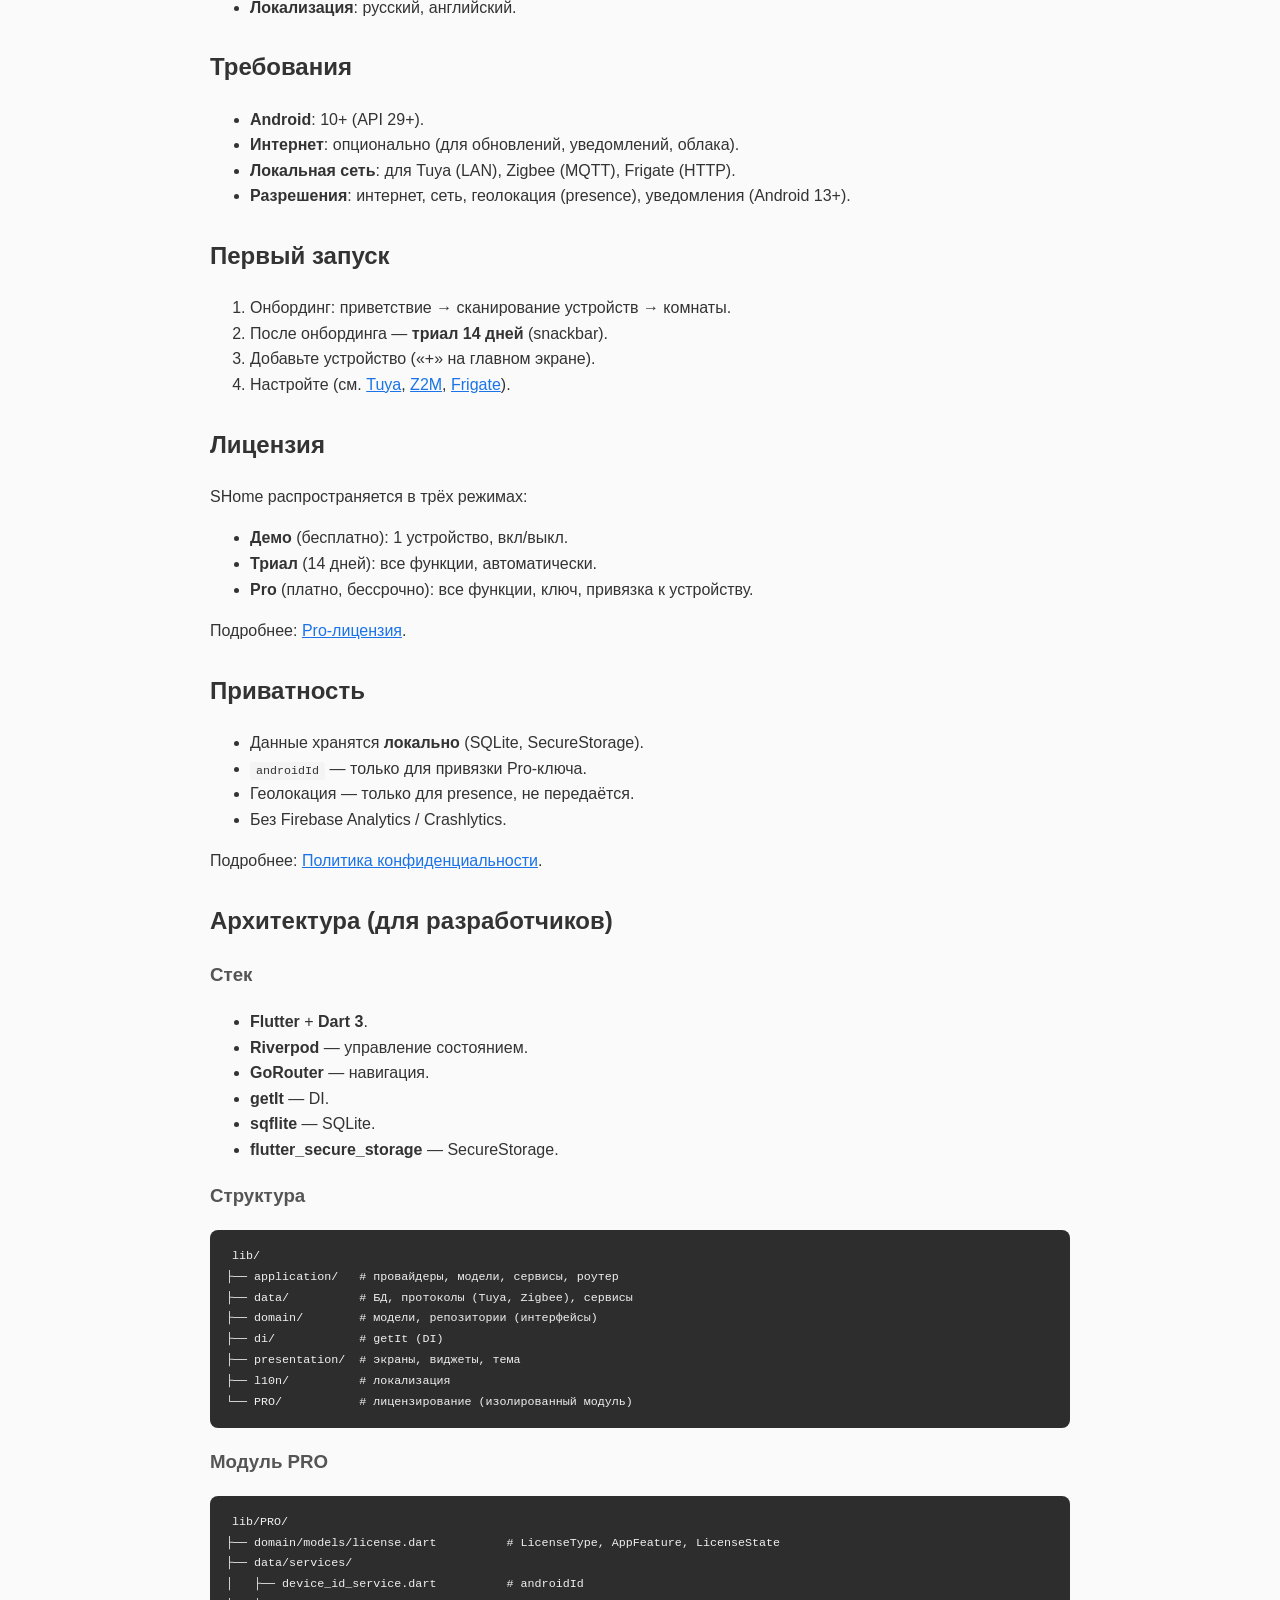
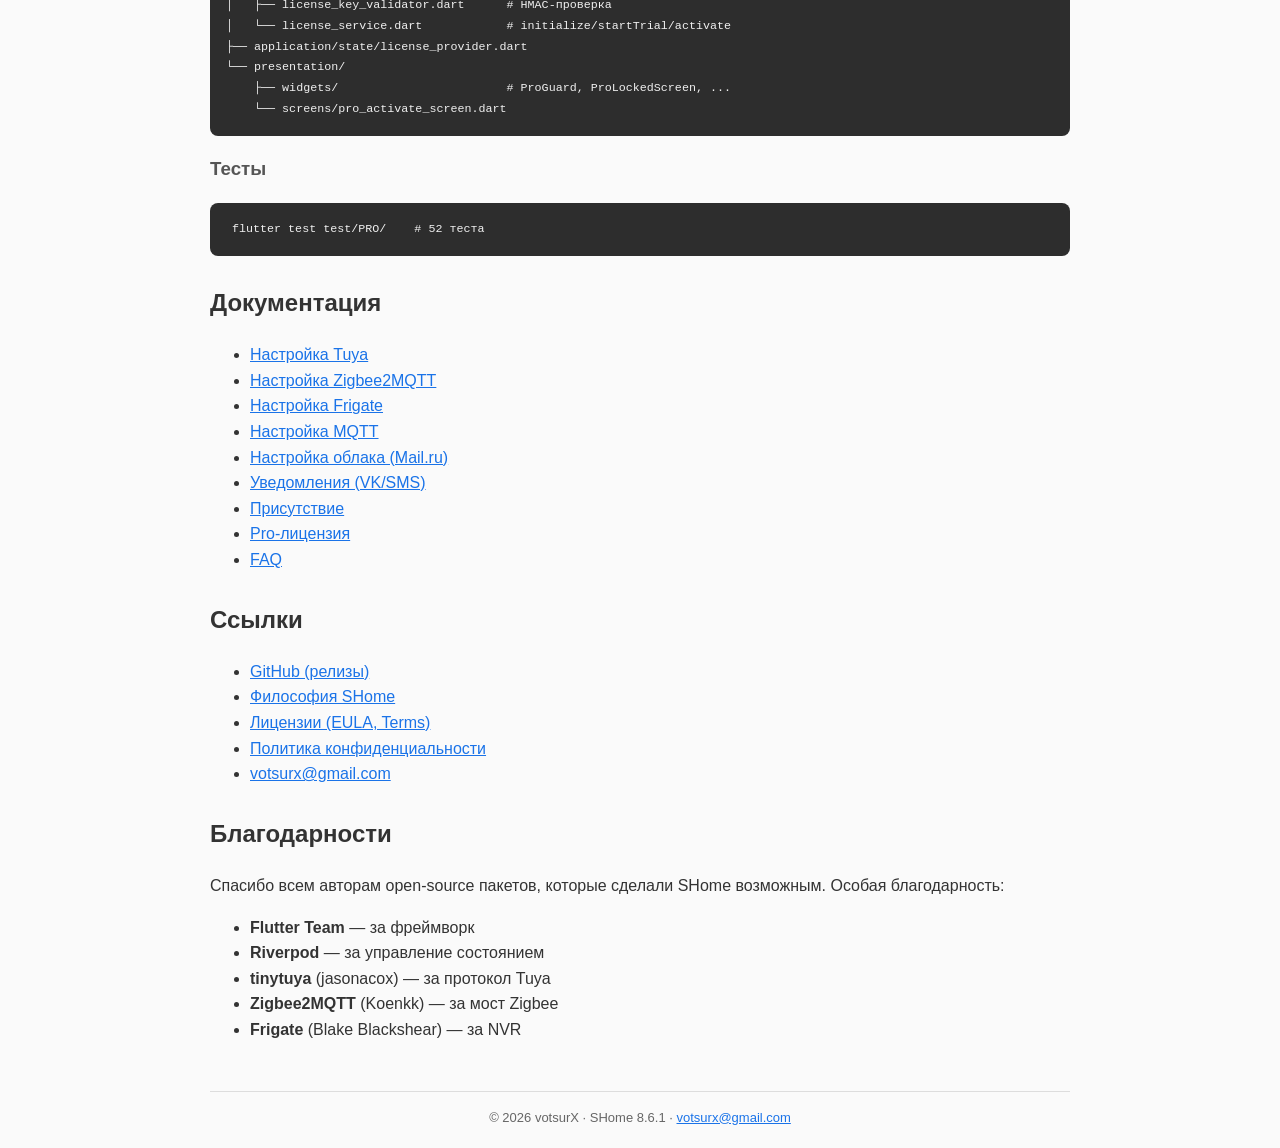
<file: docs/readme.html>
<!DOCTYPE html>
<html lang="ru">
<head>
    <meta charset="UTF-8">
    <meta name="viewport" content="width=device-width, initial-scale=1.0">
    <title>README — SHome</title>
    <link rel="stylesheet" href="assets/style.css">
</head>
<body>
<header>
    <a href="index.html" style="display:flex;align-items:center;gap:12px;text-decoration:none;">
        <img src="assets/logo.png" alt="SHome" onerror="this.style.display='none'">
        <h1>SHome</h1>
    </a>
</header>

<nav>
    <a href="index.html">Главная</a>
    <a href="philosophy.html">Философия</a>
    <a href="readme.html">Описание</a>
    <a href="settings/tuya.html">Документация</a>
    <a href="licenses.html">Лицензии</a>
    <a href="privacy.html">Политика</a>
    <a href="https://github.com/votsurx/SHome-Releases" target="_blank">GitHub</a>
</nav>

<h1>README — SHome</h1>

<p><strong>SHome</strong> — приложение для управления умным домом: Tuya, Zigbee (через Zigbee2MQTT), Frigate. Работает <strong>локально</strong>, без обязательного облака. Поддерживает сцены, таймеры, статистику, уведомления, presence, MQTT.</p>

<div class="highlight">
    <strong>Версия:</strong> 8.6.1 (82601)<br>
    <strong>Платформа:</strong> Android 10+ (minSdk 29)<br>
    <strong>Разработчик:</strong> ArchitectCO<br>
    <strong>Владелец:</strong> votsurX<br>
    <strong>Лицензия:</strong> Проприетарная (см. <a href="licenses.html">EULA</a>)
</div>

<h2>Скачать</h2>
<ul>
    <li><a href="https://github.com/votsurx/SHome-Releases/releases/latest" target="_blank">GitHub Releases</a> (APK, последний релиз).</li>
    <li><strong>RuStore</strong> — скоро.</li>
</ul>

<p><strong>Установка:</strong></p>
<ol>
    <li>Скачайте APK.</li>
    <li>Разрешите установку из неизвестных источников (Настройки Android → Безопасность).</li>
    <li>Установите APK.</li>
    <li>Откройте SHome → пройдите онбординг.</li>
</ol>

<h2>Возможности</h2>

<h3>Устройства</h3>
<ul>
    <li><strong>Tuya</strong>: розетки, выключатели, шторы, свет, HVAC, пылесосы. Локально, без облака Tuya.</li>
    <li><strong>Zigbee</strong>: через Zigbee2MQTT. Датчики, лампы, выключатели, реле.</li>
    <li><strong>Frigate</strong>: камеры, детекция объектов (person, car), события, статистика.</li>
</ul>

<h3>Автоматизация</h3>
<ul>
    <li><strong>Сцены</strong>: запуск по времени, событиям, вручную.</li>
    <li><strong>Таймеры</strong>: включение/выключение по расписанию.</li>
    <li><strong>Presence</strong>: «дома / не дома» по геолокации телефона.</li>
</ul>

<h3>Аналитика</h3>
<ul>
    <li><strong>Статистика</strong>: uptime, алерты, действия по устройствам.</li>
    <li><strong>Энергия</strong>: энергопотребление, тарифы, история.</li>
    <li><strong>События</strong>: полный журнал с фильтрами (дата, устройство, тип).</li>
</ul>

<h3>Интеграции</h3>
<ul>
    <li><strong>Облако</strong>: Mail.ru Cloud — зашифрованные бэкапы (опционально).</li>
    <li><strong>Уведомления</strong>: VK, SMS. С расписанием и cooldown.</li>
    <li><strong>MQTT</strong>: подключение к брокеру (Mosquitto и др.).</li>
</ul>

<h3>Интерфейс</h3>
<ul>
    <li><strong>Главный экран</strong>: адаптивная сетка устройств, фильтр по комнатам.</li>
    <li><strong>Меню</strong>: плитки с возможностью сортировки (long-press).</li>
    <li><strong>Настройки</strong>: сортировка строк (long-press), темы (день/ночь/авто).</li>
    <li><strong>Screen Saver</strong>: Lottie-анимация при простое.</li>
    <li><strong>Локализация</strong>: русский, английский.</li>
</ul>

<h2>Требования</h2>
<ul>
    <li><strong>Android</strong>: 10+ (API 29+).</li>
    <li><strong>Интернет</strong>: опционально (для обновлений, уведомлений, облака).</li>
    <li><strong>Локальная сеть</strong>: для Tuya (LAN), Zigbee (MQTT), Frigate (HTTP).</li>
    <li><strong>Разрешения</strong>: интернет, сеть, геолокация (presence), уведомления (Android 13+).</li>
</ul>

<h2>Первый запуск</h2>
<ol>
    <li>Онбординг: приветствие → сканирование устройств → комнаты.</li>
    <li>После онбординга — <strong>триал 14 дней</strong> (snackbar).</li>
    <li>Добавьте устройство («+» на главном экране).</li>
    <li>Настройте (см. <a href="settings/tuya.html">Tuya</a>, <a href="settings/zigbee2mqtt.html">Z2M</a>, <a href="settings/frigate.html">Frigate</a>).</li>
</ol>

<h2>Лицензия</h2>
<p>SHome распространяется в трёх режимах:</p>
<ul>
    <li><strong>Демо</strong> (бесплатно): 1 устройство, вкл/выкл.</li>
    <li><strong>Триал</strong> (14 дней): все функции, автоматически.</li>
    <li><strong>Pro</strong> (платно, бессрочно): все функции, ключ, привязка к устройству.</li>
</ul>
<p>Подробнее: <a href="settings/pro.html">Pro-лицензия</a>.</p>

<h2>Приватность</h2>
<ul>
    <li>Данные хранятся <strong>локально</strong> (SQLite, SecureStorage).</li>
    <li><code>androidId</code> — только для привязки Pro-ключа.</li>
    <li>Геолокация — только для presence, не передаётся.</li>
    <li>Без Firebase Analytics / Crashlytics.</li>
</ul>
<p>Подробнее: <a href="privacy.html">Политика конфиденциальности</a>.</p>

<h2>Архитектура (для разработчиков)</h2>

<h3>Стек</h3>
<ul>
    <li><strong>Flutter</strong> + <strong>Dart 3</strong>.</li>
    <li><strong>Riverpod</strong> — управление состоянием.</li>
    <li><strong>GoRouter</strong> — навигация.</li>
    <li><strong>getIt</strong> — DI.</li>
    <li><strong>sqflite</strong> — SQLite.</li>
    <li><strong>flutter_secure_storage</strong> — SecureStorage.</li>
</ul>

<h3>Структура</h3>
<pre><code>lib/
├── application/   # провайдеры, модели, сервисы, роутер
├── data/          # БД, протоколы (Tuya, Zigbee), сервисы
├── domain/        # модели, репозитории (интерфейсы)
├── di/            # getIt (DI)
├── presentation/  # экраны, виджеты, тема
├── l10n/          # локализация
└── PRO/           # лицензирование (изолированный модуль)</code></pre>

<h3>Модуль PRO</h3>
<pre><code>lib/PRO/
├── domain/models/license.dart          # LicenseType, AppFeature, LicenseState
├── data/services/
│   ├── device_id_service.dart          # androidId
│   ├── license_key_validator.dart      # HMAC-проверка
│   └── license_service.dart            # initialize/startTrial/activate
├── application/state/license_provider.dart
└── presentation/
    ├── widgets/                        # ProGuard, ProLockedScreen, ...
    └── screens/pro_activate_screen.dart</code></pre>

<h3>Тесты</h3>
<pre><code>flutter test test/PRO/    # 52 теста</code></pre>

<h2>Документация</h2>
<ul>
    <li><a href="settings/tuya.html">Настройка Tuya</a></li>
    <li><a href="settings/zigbee2mqtt.html">Настройка Zigbee2MQTT</a></li>
    <li><a href="settings/frigate.html">Настройка Frigate</a></li>
    <li><a href="settings/mqtt.html">Настройка MQTT</a></li>
    <li><a href="settings/cloud.html">Настройка облака (Mail.ru)</a></li>
    <li><a href="settings/notifications.html">Уведомления (VK/SMS)</a></li>
    <li><a href="settings/presence.html">Присутствие</a></li>
    <li><a href="settings/pro.html">Pro-лицензия</a></li>
    <li><a href="settings/faq.html">FAQ</a></li>
</ul>

<h2>Ссылки</h2>
<ul>
    <li><a href="https://github.com/votsurx/SHome-Releases" target="_blank">GitHub (релизы)</a></li>
    <li><a href="philosophy.html">Философия SHome</a></li>
    <li><a href="licenses.html">Лицензии (EULA, Terms)</a></li>
    <li><a href="privacy.html">Политика конфиденциальности</a></li>
    <li><a href="mailto:votsurx@gmail.com">votsurx@gmail.com</a></li>
</ul>

<h2>Благодарности</h2>
<p>Спасибо всем авторам open-source пакетов, которые сделали SHome возможным. Особая благодарность:</p>
<ul>
    <li><strong>Flutter Team</strong> — за фреймворк</li>
    <li><strong>Riverpod</strong> — за управление состоянием</li>
    <li><strong>tinytuya</strong> (jasonacox) — за протокол Tuya</li>
    <li><strong>Zigbee2MQTT</strong> (Koenkk) — за мост Zigbee</li>
    <li><strong>Frigate</strong> (Blake Blackshear) — за NVR</li>
</ul>

<footer>
    © 2026 votsurX · SHome 8.6.1 · <a href="mailto:votsurx@gmail.com">votsurx@gmail.com</a>
</footer>
</body>
</html>
</file>
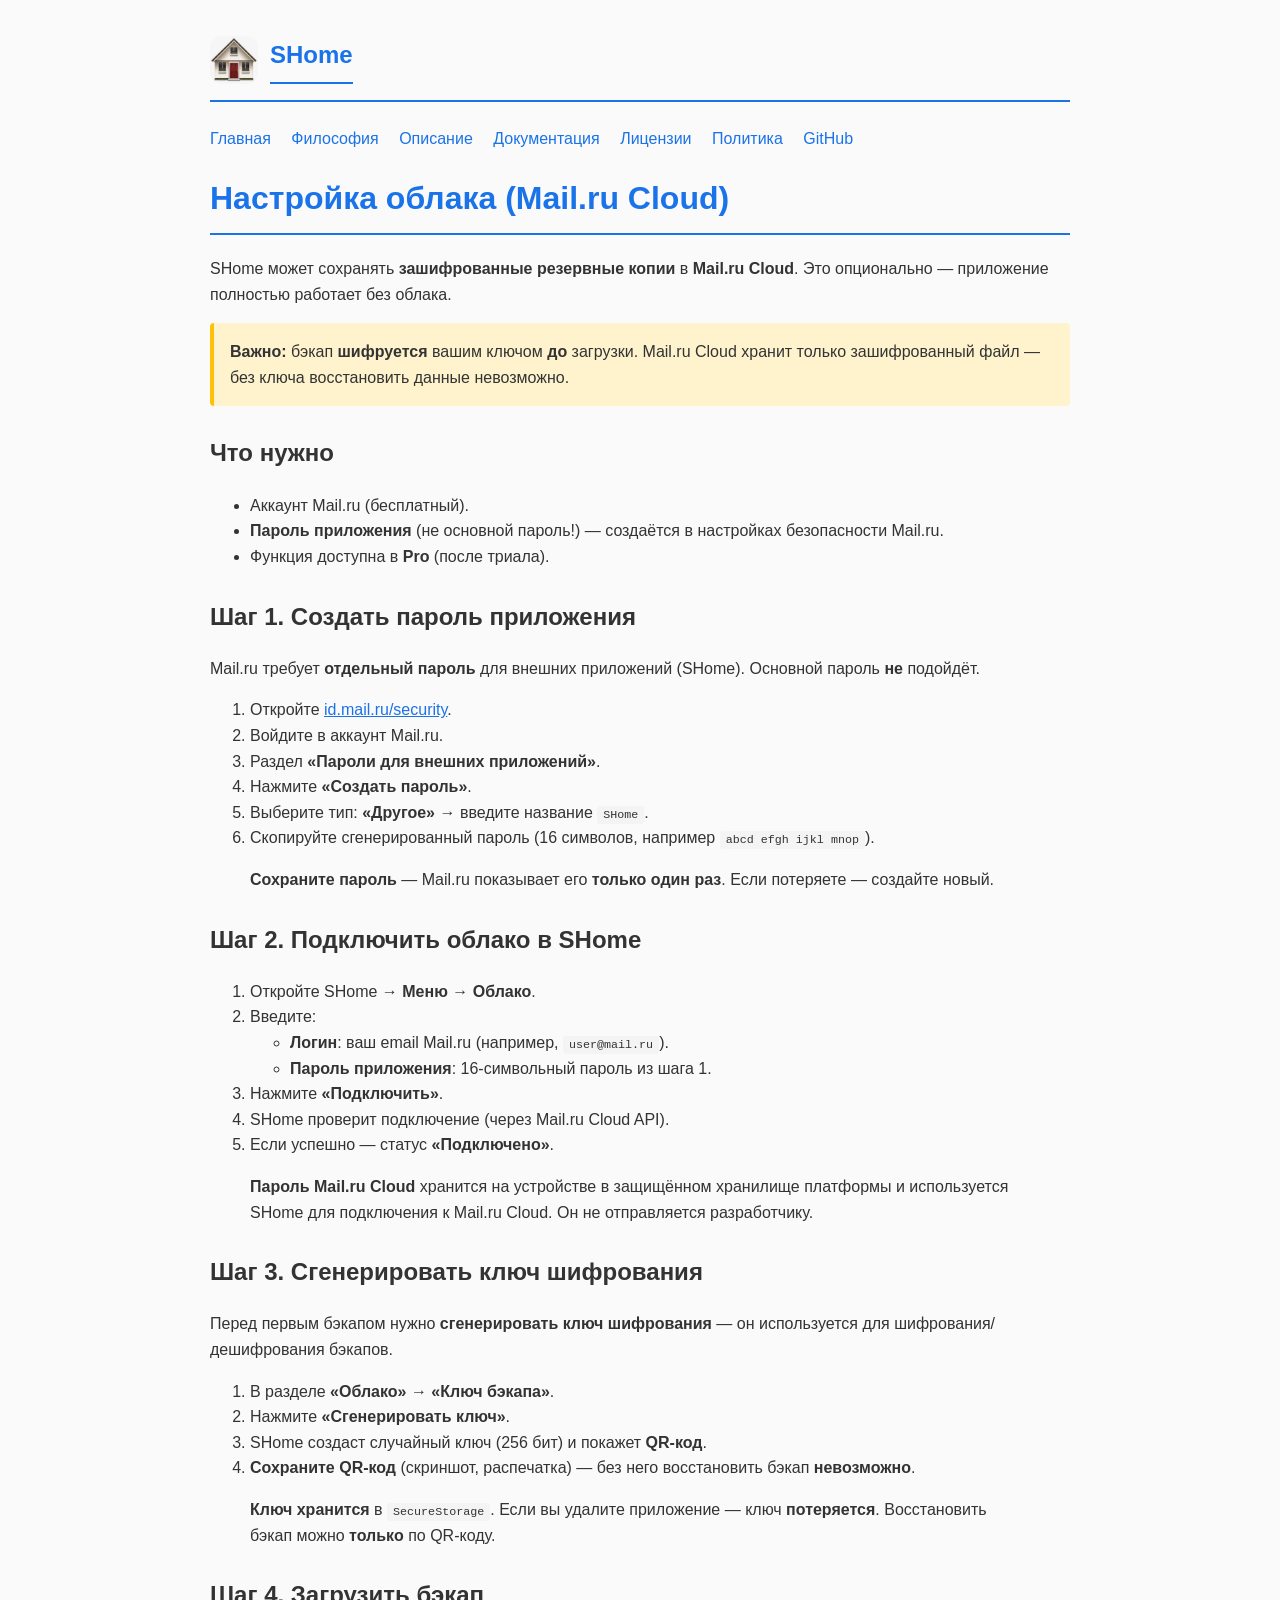
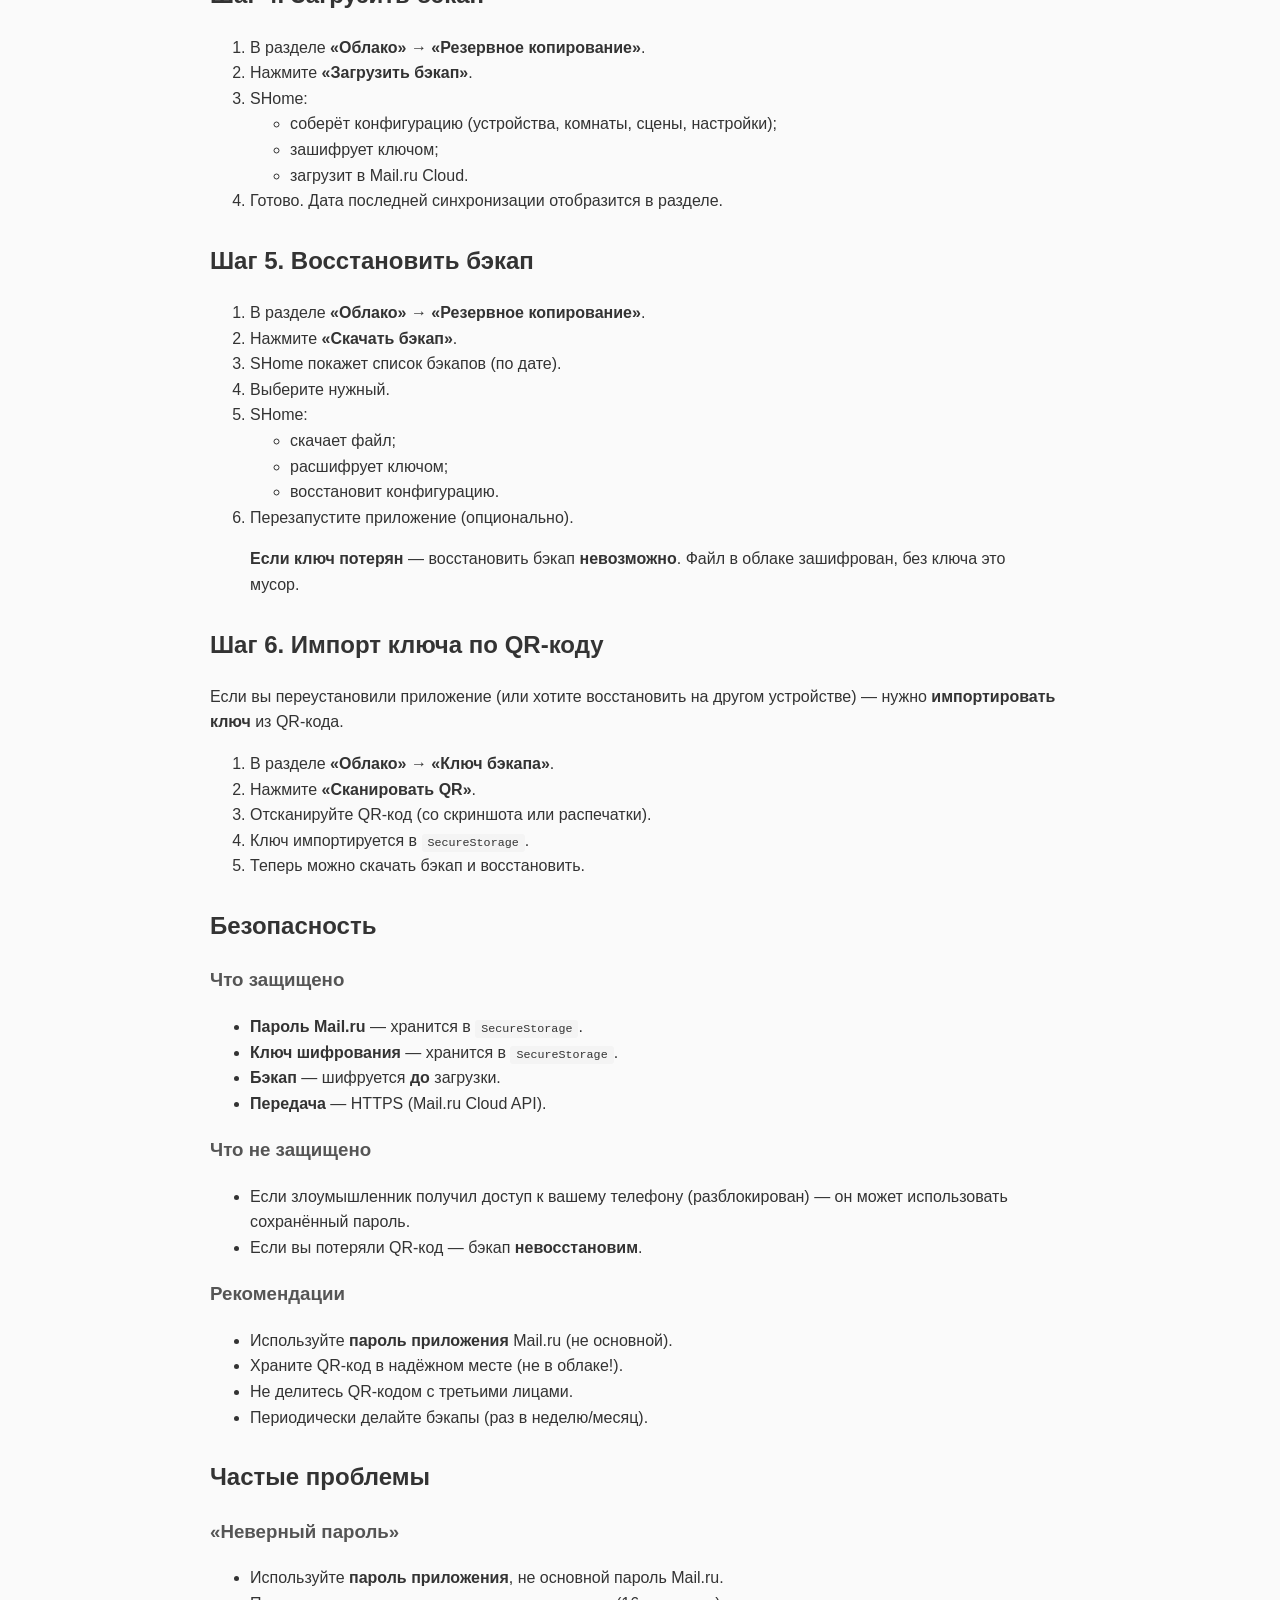
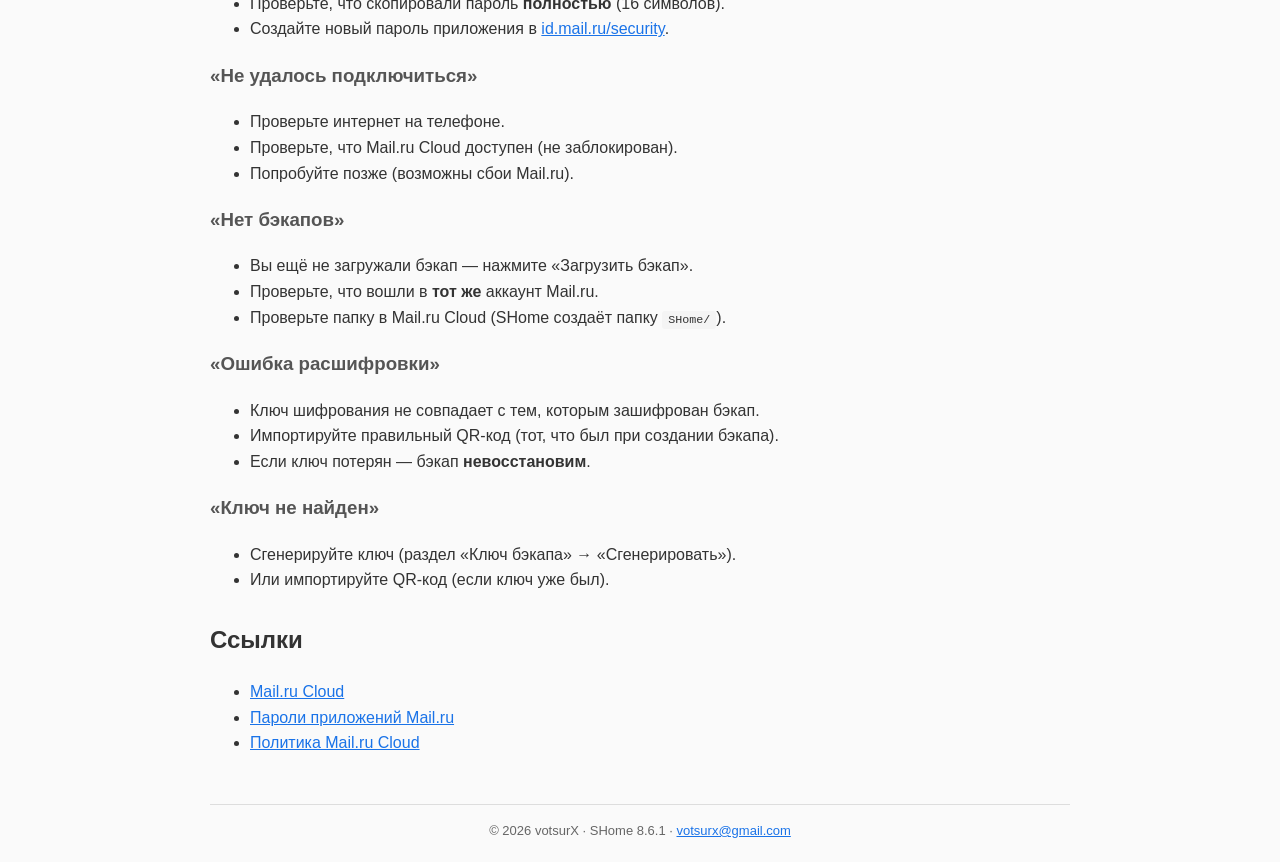
<file: docs/settings/cloud.html>
<!DOCTYPE html>
<html lang="ru">
<head>
    <meta charset="UTF-8">
    <meta name="viewport" content="width=device-width, initial-scale=1.0">
    <title>Настройка облака (Mail.ru) — SHome</title>
    <link rel="stylesheet" href="../assets/style.css">
</head>
<body>
<header>
    <a href="../index.html" style="display:flex;align-items:center;gap:12px;text-decoration:none;">
        <img src="../assets/logo.png" alt="SHome" onerror="this.style.display='none'">
        <h1>SHome</h1>
    </a>
</header>

<nav>
    <a href="../index.html">Главная</a>
    <a href="../philosophy.html">Философия</a>
    <a href="../readme.html">Описание</a>
    <a href="tuya.html">Документация</a>
    <a href="../licenses.html">Лицензии</a>
    <a href="../privacy.html">Политика</a>
    <a href="https://github.com/votsurx/SHome-Releases" target="_blank">GitHub</a>
</nav>

<h1>Настройка облака (Mail.ru Cloud)</h1>

<p>SHome может сохранять <strong>зашифрованные резервные копии</strong> в <strong>Mail.ru Cloud</strong>. Это опционально — приложение полностью работает без облака.</p>

<div class="highlight">
    <strong>Важно:</strong> бэкап <strong>шифруется</strong> вашим ключом <strong>до</strong> загрузки. Mail.ru Cloud хранит только зашифрованный файл — без ключа восстановить данные невозможно.
</div>

<h2>Что нужно</h2>
<ul>
    <li>Аккаунт Mail.ru (бесплатный).</li>
    <li><strong>Пароль приложения</strong> (не основной пароль!) — создаётся в настройках безопасности Mail.ru.</li>
    <li>Функция доступна в <strong>Pro</strong> (после триала).</li>
</ul>

<h2>Шаг 1. Создать пароль приложения</h2>

<p>Mail.ru требует <strong>отдельный пароль</strong> для внешних приложений (SHome). Основной пароль <strong>не</strong> подойдёт.</p>

<ol>
    <li>Откройте <a href="https://id.mail.ru/security" target="_blank">id.mail.ru/security</a>.</li>
    <li>Войдите в аккаунт Mail.ru.</li>
    <li>Раздел <strong>«Пароли для внешних приложений»</strong>.</li>
    <li>Нажмите <strong>«Создать пароль»</strong>.</li>
    <li>Выберите тип: <strong>«Другое»</strong> → введите название <code>SHome</code>.</li>
    <li>Скопируйте сгенерированный пароль (16 символов, например <code>abcd efgh ijkl mnop</code>).</li>
</ol>

<blockquote>
    <p><strong>Сохраните пароль</strong> — Mail.ru показывает его <strong>только один раз</strong>. Если потеряете — создайте новый.</p>
</blockquote>

<h2>Шаг 2. Подключить облако в SHome</h2>

<ol>
    <li>Откройте SHome → <strong>Меню</strong> → <strong>Облако</strong>.</li>
    <li>Введите:
        <ul>
            <li><strong>Логин</strong>: ваш email Mail.ru (например, <code>user@mail.ru</code>).</li>
            <li><strong>Пароль приложения</strong>: 16-символьный пароль из шага 1.</li>
        </ul>
    </li>
    <li>Нажмите <strong>«Подключить»</strong>.</li>
    <li>SHome проверит подключение (через Mail.ru Cloud API).</li>
    <li>Если успешно — статус <strong>«Подключено»</strong>.</li>
</ol>

<blockquote>
    <p>
        <strong>Пароль Mail.ru Cloud</strong> хранится на устройстве в защищённом
        хранилище платформы и используется SHome для подключения к Mail.ru Cloud.
        Он не отправляется разработчику.
    </p>
</blockquote>

<h2>Шаг 3. Сгенерировать ключ шифрования</h2>

<p>Перед первым бэкапом нужно <strong>сгенерировать ключ шифрования</strong> — он используется для шифрования/дешифрования бэкапов.</p>

<ol>
    <li>В разделе <strong>«Облако»</strong> → <strong>«Ключ бэкапа»</strong>.</li>
    <li>Нажмите <strong>«Сгенерировать ключ»</strong>.</li>
    <li>SHome создаст случайный ключ (256 бит) и покажет <strong>QR-код</strong>.</li>
    <li><strong>Сохраните QR-код</strong> (скриншот, распечатка) — без него восстановить бэкап <strong>невозможно</strong>.</li>
</ol>

<blockquote>
    <p><strong>Ключ хранится</strong> в <code>SecureStorage</code>. Если вы удалите приложение — ключ <strong>потеряется</strong>. Восстановить бэкап можно <strong>только</strong> по QR-коду.</p>
</blockquote>

<h2>Шаг 4. Загрузить бэкап</h2>

<ol>
    <li>В разделе <strong>«Облако»</strong> → <strong>«Резервное копирование»</strong>.</li>
    <li>Нажмите <strong>«Загрузить бэкап»</strong>.</li>
    <li>SHome:
        <ul>
            <li>соберёт конфигурацию (устройства, комнаты, сцены, настройки);</li>
            <li>зашифрует ключом;</li>
            <li>загрузит в Mail.ru Cloud.</li>
        </ul>
    </li>
    <li>Готово. Дата последней синхронизации отобразится в разделе.</li>
</ol>

<h2>Шаг 5. Восстановить бэкап</h2>

<ol>
    <li>В разделе <strong>«Облако»</strong> → <strong>«Резервное копирование»</strong>.</li>
    <li>Нажмите <strong>«Скачать бэкап»</strong>.</li>
    <li>SHome покажет список бэкапов (по дате).</li>
    <li>Выберите нужный.</li>
    <li>SHome:
        <ul>
            <li>скачает файл;</li>
            <li>расшифрует ключом;</li>
            <li>восстановит конфигурацию.</li>
        </ul>
    </li>
    <li>Перезапустите приложение (опционально).</li>
</ol>

<blockquote>
    <p><strong>Если ключ потерян</strong> — восстановить бэкап <strong>невозможно</strong>. Файл в облаке зашифрован, без ключа это мусор.</p>
</blockquote>

<h2>Шаг 6. Импорт ключа по QR-коду</h2>

<p>Если вы переустановили приложение (или хотите восстановить на другом устройстве) — нужно <strong>импортировать ключ</strong> из QR-кода.</p>

<ol>
    <li>В разделе <strong>«Облако»</strong> → <strong>«Ключ бэкапа»</strong>.</li>
    <li>Нажмите <strong>«Сканировать QR»</strong>.</li>
    <li>Отсканируйте QR-код (со скриншота или распечатки).</li>
    <li>Ключ импортируется в <code>SecureStorage</code>.</li>
    <li>Теперь можно скачать бэкап и восстановить.</li>
</ol>

<h2>Безопасность</h2>

<h3>Что защищено</h3>
<ul>
    <li><strong>Пароль Mail.ru</strong> — хранится в <code>SecureStorage</code>.</li>
    <li><strong>Ключ шифрования</strong> — хранится в <code>SecureStorage</code>.</li>
    <li><strong>Бэкап</strong> — шифруется <strong>до</strong> загрузки.</li>
    <li><strong>Передача</strong> — HTTPS (Mail.ru Cloud API).</li>
</ul>

<h3>Что <strong>не</strong> защищено</h3>
<ul>
    <li>Если злоумышленник получил доступ к вашему телефону (разблокирован) — он может использовать сохранённый пароль.</li>
    <li>Если вы потеряли QR-код — бэкап <strong>невосстановим</strong>.</li>
</ul>

<h3>Рекомендации</h3>
<ul>
    <li>Используйте <strong>пароль приложения</strong> Mail.ru (не основной).</li>
    <li>Храните QR-код в надёжном месте (не в облаке!).</li>
    <li>Не делитесь QR-кодом с третьими лицами.</li>
    <li>Периодически делайте бэкапы (раз в неделю/месяц).</li>
</ul>

<h2>Частые проблемы</h2>

<h3>«Неверный пароль»</h3>
<ul>
    <li>Используйте <strong>пароль приложения</strong>, не основной пароль Mail.ru.</li>
    <li>Проверьте, что скопировали пароль <strong>полностью</strong> (16 символов).</li>
    <li>Создайте новый пароль приложения в <a href="https://id.mail.ru/security" target="_blank">id.mail.ru/security</a>.</li>
</ul>

<h3>«Не удалось подключиться»</h3>
<ul>
    <li>Проверьте интернет на телефоне.</li>
    <li>Проверьте, что Mail.ru Cloud доступен (не заблокирован).</li>
    <li>Попробуйте позже (возможны сбои Mail.ru).</li>
</ul>

<h3>«Нет бэкапов»</h3>
<ul>
    <li>Вы ещё не загружали бэкап — нажмите «Загрузить бэкап».</li>
    <li>Проверьте, что вошли в <strong>тот же</strong> аккаунт Mail.ru.</li>
    <li>Проверьте папку в Mail.ru Cloud (SHome создаёт папку <code>SHome/</code>).</li>
</ul>

<h3>«Ошибка расшифровки»</h3>
<ul>
    <li>Ключ шифрования не совпадает с тем, которым зашифрован бэкап.</li>
    <li>Импортируйте правильный QR-код (тот, что был при создании бэкапа).</li>
    <li>Если ключ потерян — бэкап <strong>невосстановим</strong>.</li>
</ul>

<h3>«Ключ не найден»</h3>
<ul>
    <li>Сгенерируйте ключ (раздел «Ключ бэкапа» → «Сгенерировать»).</li>
    <li>Или импортируйте QR-код (если ключ уже был).</li>
</ul>

<h2>Ссылки</h2>
<ul>
    <li><a href="https://cloud.mail.ru/" target="_blank">Mail.ru Cloud</a></li>
    <li><a href="https://id.mail.ru/security" target="_blank">Пароли приложений Mail.ru</a></li>
    <li><a href="https://help.mail.ru/cloud/legal/privacy" target="_blank">Политика Mail.ru Cloud</a></li>
</ul>

<footer>
    © 2026 votsurX · SHome 8.6.1 · <a href="mailto:votsurx@gmail.com">votsurx@gmail.com</a>
</footer>
</body>
</html>
</file>
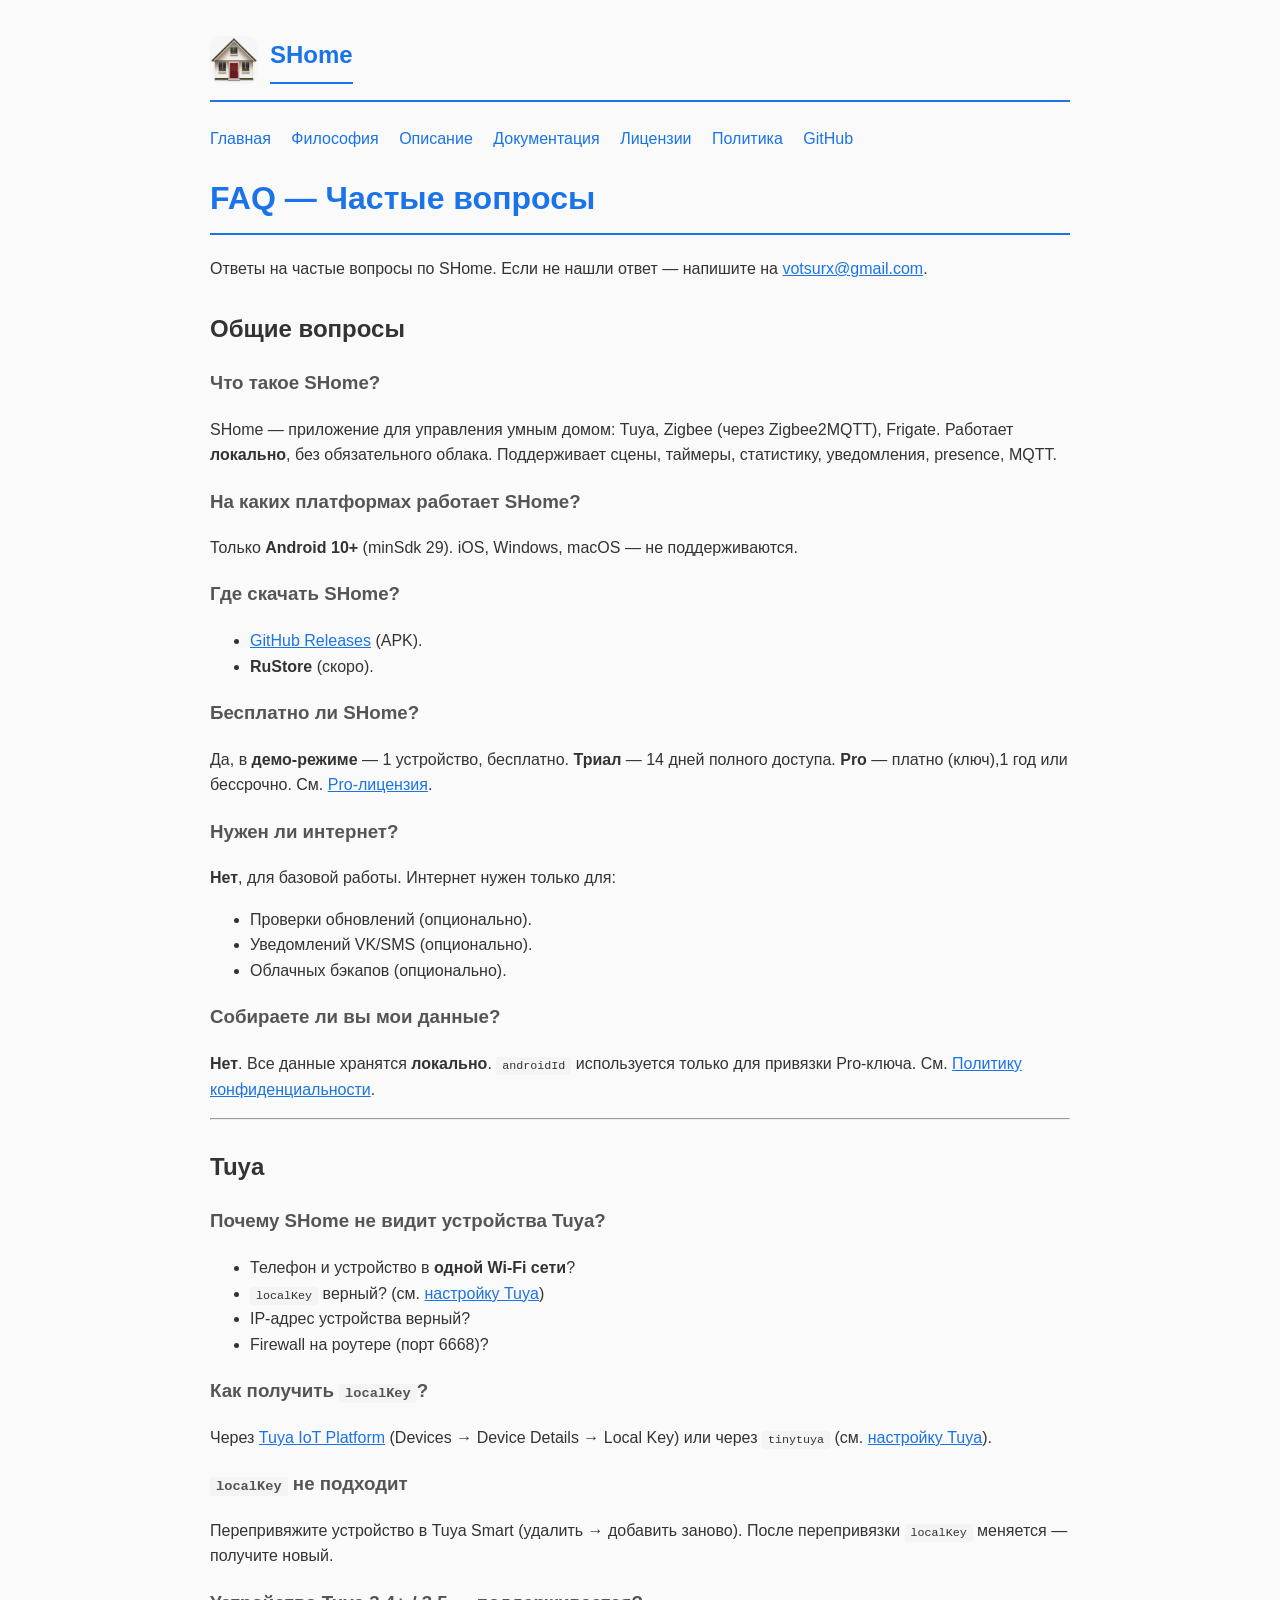
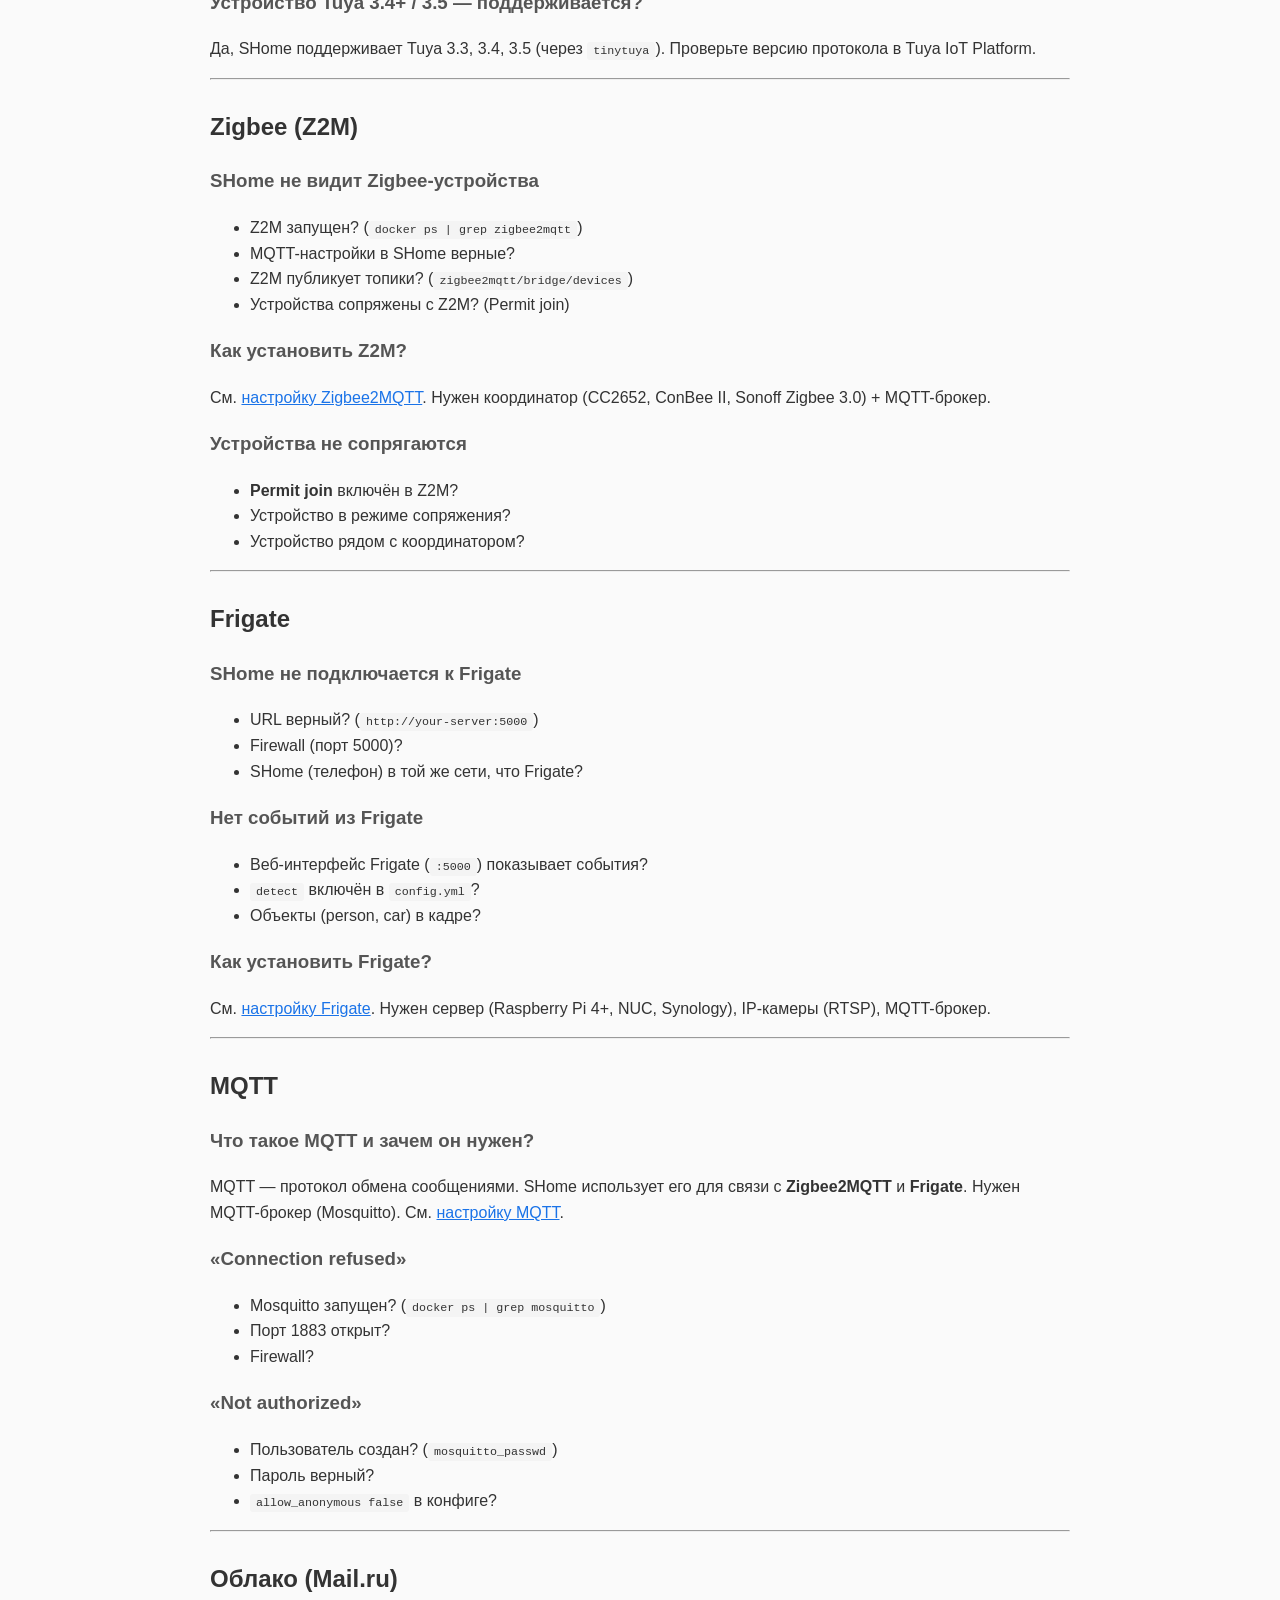
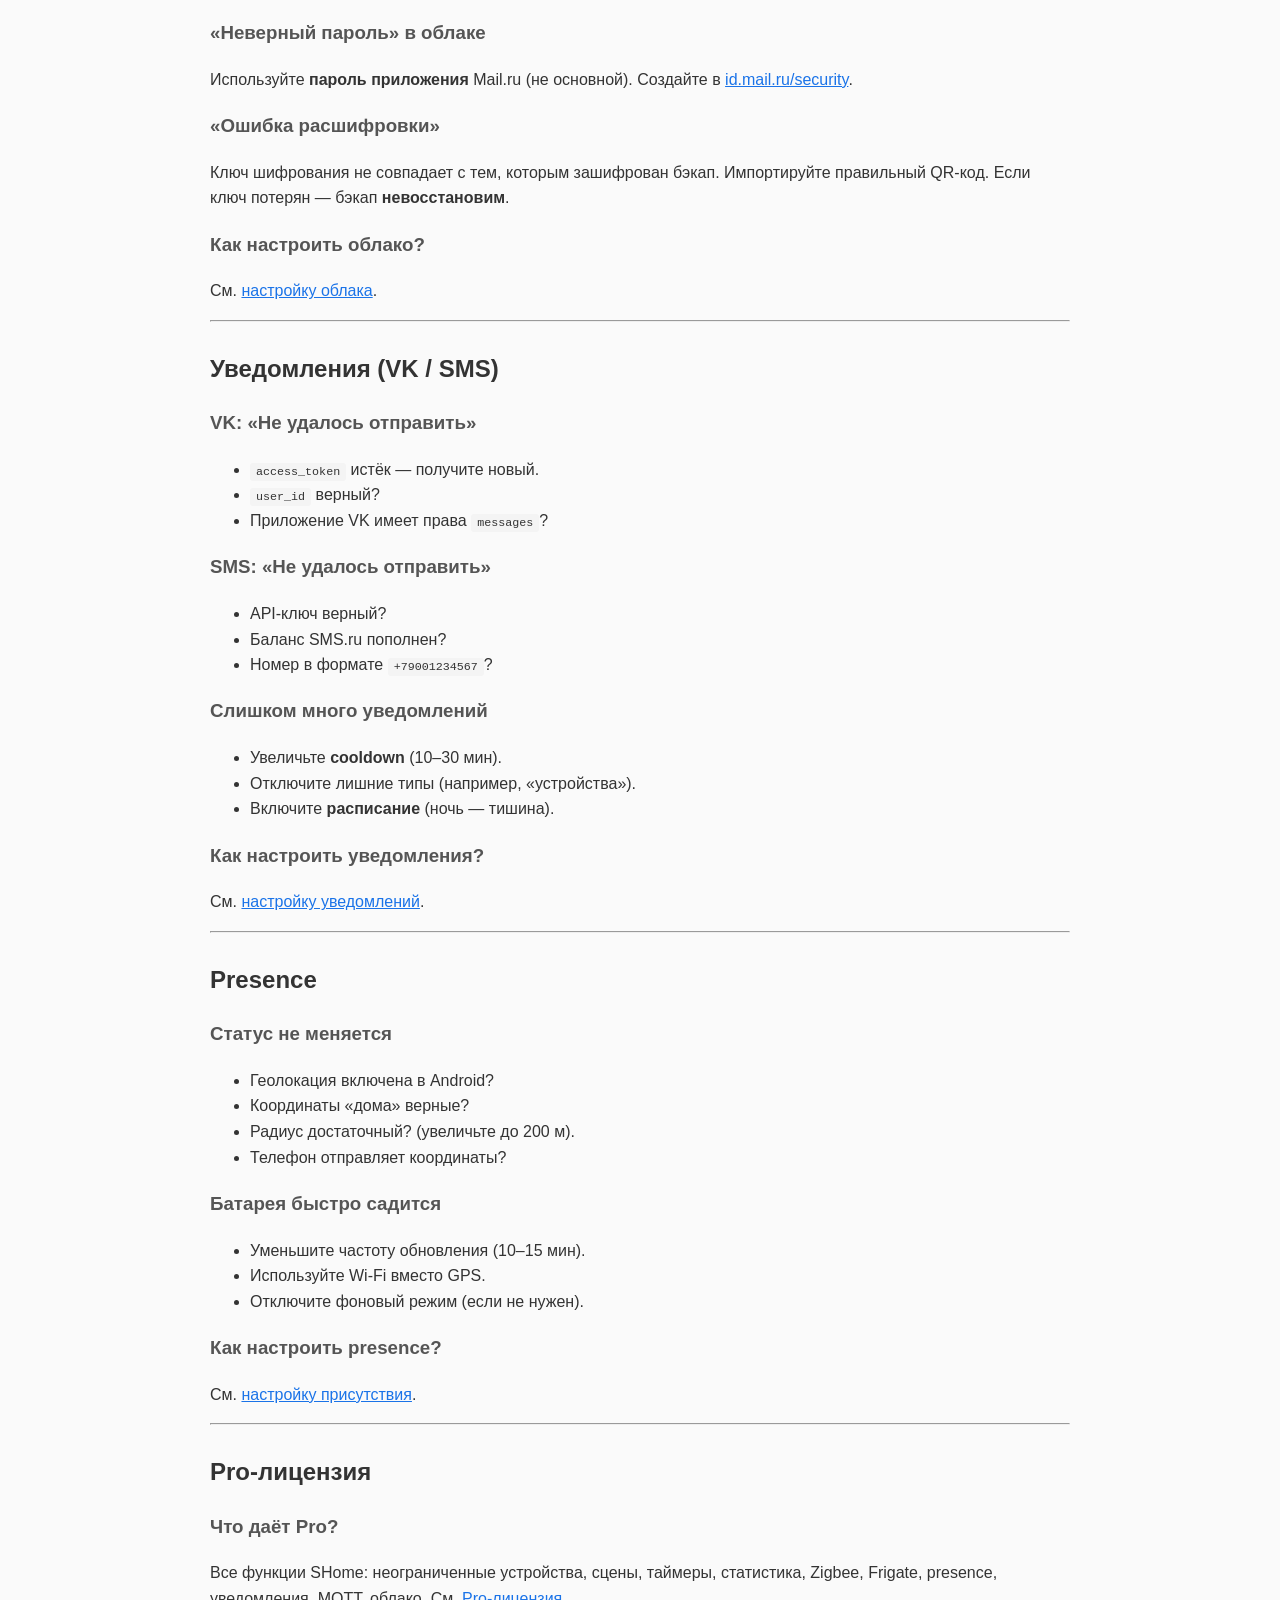
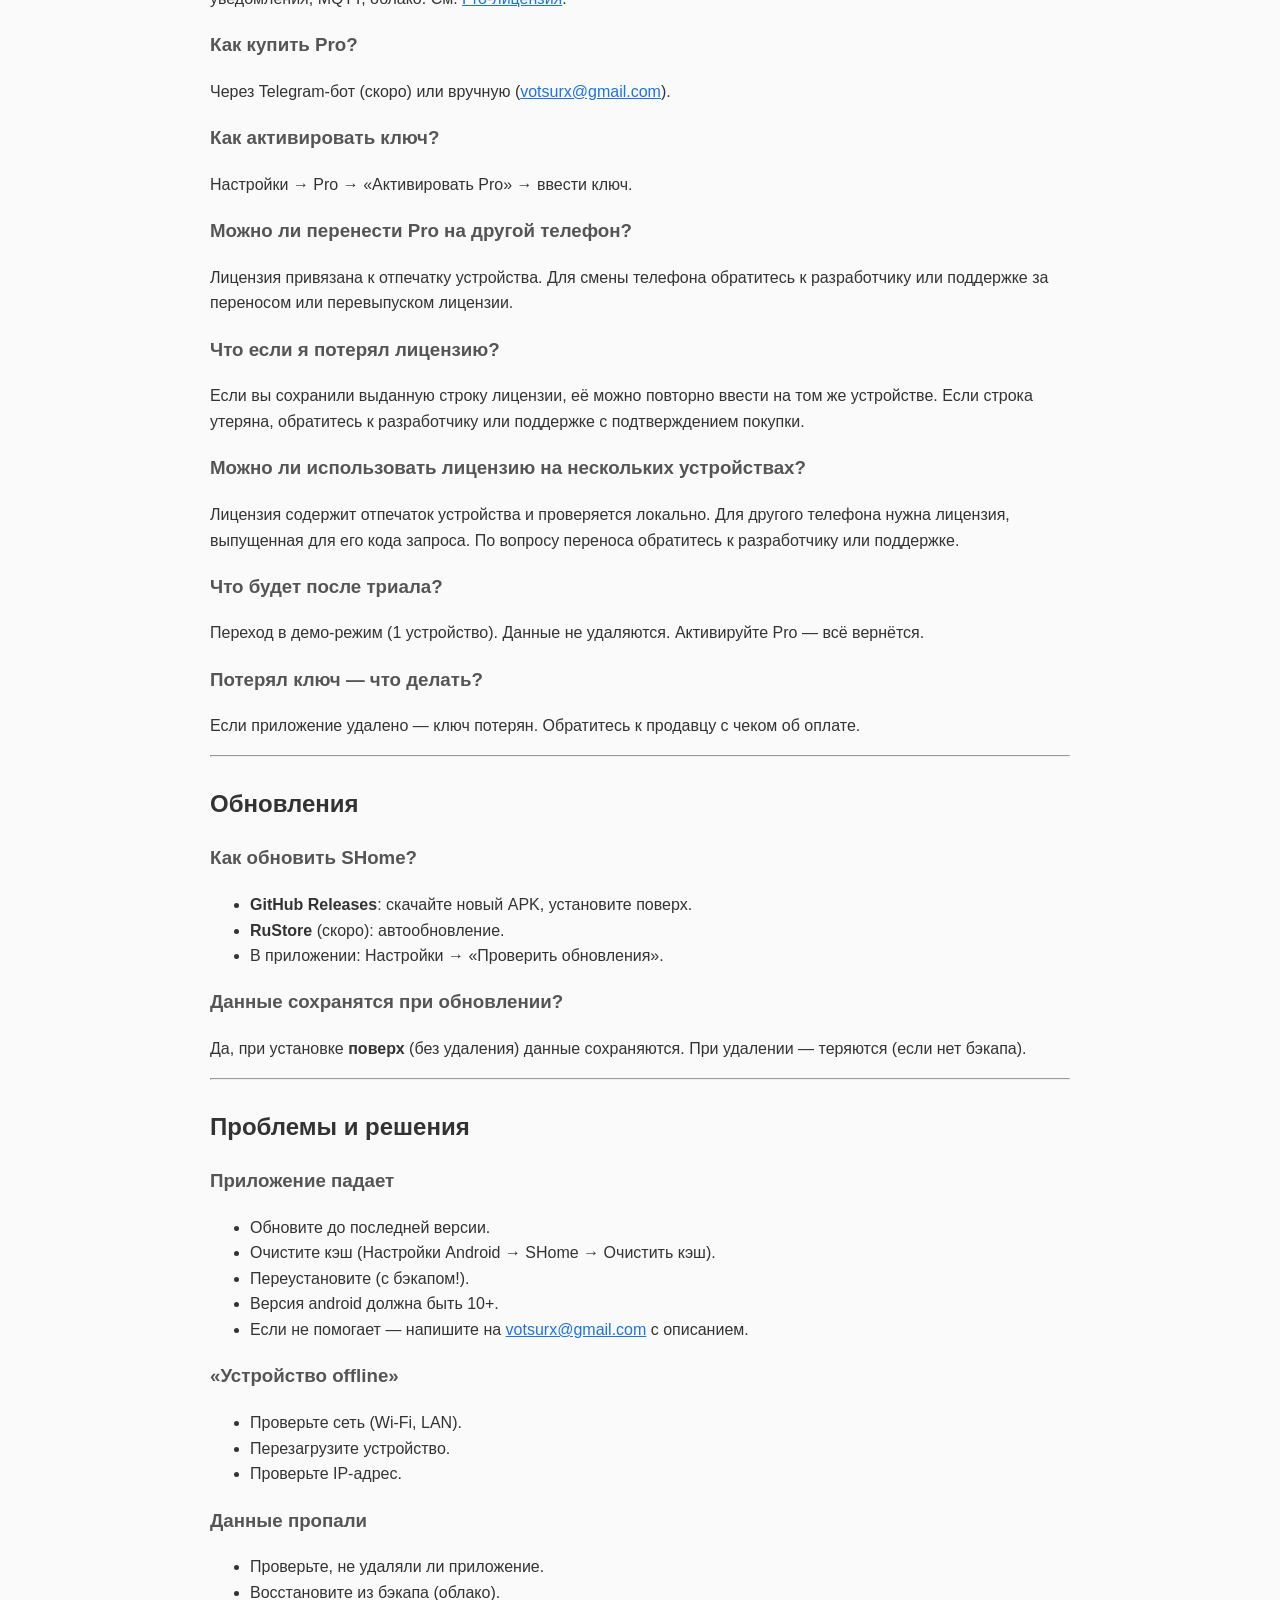
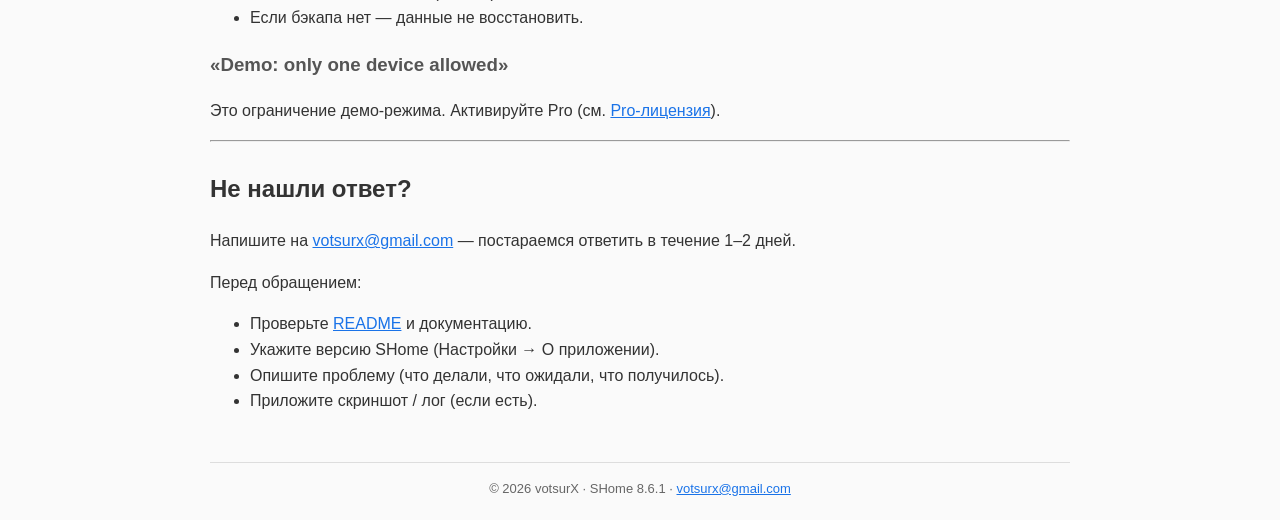
<file: docs/settings/faq.html>
<!DOCTYPE html>
<html lang="ru">
<head>
    <meta charset="UTF-8">
    <meta name="viewport" content="width=device-width, initial-scale=1.0">
    <title>FAQ — SHome</title>
    <link rel="stylesheet" href="../assets/style.css">
</head>
<body>
<header>
    <a href="../index.html" style="display:flex;align-items:center;gap:12px;text-decoration:none;">
        <img src="../assets/logo.png" alt="SHome" onerror="this.style.display='none'">
        <h1>SHome</h1>
    </a>
</header>

<nav>
    <a href="../index.html">Главная</a>
    <a href="../philosophy.html">Философия</a>
    <a href="../readme.html">Описание</a>
    <a href="tuya.html">Документация</a>
    <a href="../licenses.html">Лицензии</a>
    <a href="../privacy.html">Политика</a>
    <a href="https://github.com/votsurx/SHome-Releases" target="_blank">GitHub</a>
</nav>

<h1>FAQ — Частые вопросы</h1>

<p>Ответы на частые вопросы по SHome. Если не нашли ответ — напишите на <a href="mailto:votsurx@gmail.com">votsurx@gmail.com</a>.</p>

<h2>Общие вопросы</h2>

<h3>Что такое SHome?</h3>
<p>SHome — приложение для управления умным домом: Tuya, Zigbee (через Zigbee2MQTT), Frigate. Работает <strong>локально</strong>, без обязательного облака. Поддерживает сцены, таймеры, статистику, уведомления, presence, MQTT.</p>

<h3>На каких платформах работает SHome?</h3>
<p>Только <strong>Android 10+</strong> (minSdk 29). iOS, Windows, macOS — не поддерживаются.</p>

<h3>Где скачать SHome?</h3>
<ul>
    <li><a href="https://github.com/votsurx/SHome-Releases/releases/latest" target="_blank">GitHub Releases</a> (APK).</li>
    <li><strong>RuStore</strong> (скоро).</li>
</ul>

<h3>Бесплатно ли SHome?</h3>
<p>Да, в <strong>демо-режиме</strong> — 1 устройство, бесплатно. <strong>Триал</strong> — 14 дней полного доступа. <strong>Pro</strong> — платно (ключ),1 год или бессрочно. См. <a href="pro.html">Pro-лицензия</a>.</p>

<h3>Нужен ли интернет?</h3>
<p><strong>Нет</strong>, для базовой работы. Интернет нужен только для:</p>
<ul>
    <li>Проверки обновлений (опционально).</li>
    <li>Уведомлений VK/SMS (опционально).</li>
    <li>Облачных бэкапов (опционально).</li>
</ul>

<h3>Собираете ли вы мои данные?</h3>
<p><strong>Нет</strong>. Все данные хранятся <strong>локально</strong>. <code>androidId</code> используется только для привязки Pro-ключа. См. <a href="../privacy.html">Политику конфиденциальности</a>.</p>

<hr>

<h2>Tuya</h2>

<h3>Почему SHome не видит устройства Tuya?</h3>
<ul>
    <li>Телефон и устройство в <strong>одной Wi-Fi сети</strong>?</li>
    <li><code>localKey</code> верный? (см. <a href="tuya.html">настройку Tuya</a>)</li>
    <li>IP-адрес устройства верный?</li>
    <li>Firewall на роутере (порт 6668)?</li>
</ul>

<h3>Как получить <code>localKey</code>?</h3>
<p>Через <a href="https://iot.tuya.com" target="_blank">Tuya IoT Platform</a> (Devices → Device Details → Local Key) или через <code>tinytuya</code> (см. <a href="tuya.html">настройку Tuya</a>).</p>

<h3><code>localKey</code> не подходит</h3>
<p>Перепривяжите устройство в Tuya Smart (удалить → добавить заново). После перепривязки <code>localKey</code> меняется — получите новый.</p>

<h3>Устройство Tuya 3.4+ / 3.5 — поддерживается?</h3>
<p>Да, SHome поддерживает Tuya 3.3, 3.4, 3.5 (через <code>tinytuya</code>). Проверьте версию протокола в Tuya IoT Platform.</p>

<hr>

<h2>Zigbee (Z2M)</h2>

<h3>SHome не видит Zigbee-устройства</h3>
<ul>
    <li>Z2M запущен? (<code>docker ps | grep zigbee2mqtt</code>)</li>
    <li>MQTT-настройки в SHome верные?</li>
    <li>Z2M публикует топики? (<code>zigbee2mqtt/bridge/devices</code>)</li>
    <li>Устройства сопряжены с Z2M? (Permit join)</li>
</ul>

<h3>Как установить Z2M?</h3>
<p>См. <a href="zigbee2mqtt.html">настройку Zigbee2MQTT</a>. Нужен координатор (CC2652, ConBee II, Sonoff Zigbee 3.0) + MQTT-брокер.</p>

<h3>Устройства не сопрягаются</h3>
<ul>
    <li><strong>Permit join</strong> включён в Z2M?</li>
    <li>Устройство в режиме сопряжения?</li>
    <li>Устройство рядом с координатором?</li>
</ul>

<hr>

<h2>Frigate</h2>

<h3>SHome не подключается к Frigate</h3>
<ul>
    <li>URL верный? (<code>http://your-server:5000</code>)</li>
    <li>Firewall (порт 5000)?</li>
    <li>SHome (телефон) в той же сети, что Frigate?</li>
</ul>

<h3>Нет событий из Frigate</h3>
<ul>
    <li>Веб-интерфейс Frigate (<code>:5000</code>) показывает события?</li>
    <li><code>detect</code> включён в <code>config.yml</code>?</li>
    <li>Объекты (person, car) в кадре?</li>
</ul>

<h3>Как установить Frigate?</h3>
<p>См. <a href="frigate.html">настройку Frigate</a>. Нужен сервер (Raspberry Pi 4+, NUC, Synology), IP-камеры (RTSP), MQTT-брокер.</p>

<hr>

<h2>MQTT</h2>

<h3>Что такое MQTT и зачем он нужен?</h3>
<p>MQTT — протокол обмена сообщениями. SHome использует его для связи с <strong>Zigbee2MQTT</strong> и <strong>Frigate</strong>. Нужен MQTT-брокер (Mosquitto). См. <a href="mqtt.html">настройку MQTT</a>.</p>

<h3>«Connection refused»</h3>
<ul>
    <li>Mosquitto запущен? (<code>docker ps | grep mosquitto</code>)</li>
    <li>Порт 1883 открыт?</li>
    <li>Firewall?</li>
</ul>

<h3>«Not authorized»</h3>
<ul>
    <li>Пользователь создан? (<code>mosquitto_passwd</code>)</li>
    <li>Пароль верный?</li>
    <li><code>allow_anonymous false</code> в конфиге?</li>
</ul>

<hr>

<h2>Облако (Mail.ru)</h2>

<h3>«Неверный пароль» в облаке</h3>
<p>Используйте <strong>пароль приложения</strong> Mail.ru (не основной). Создайте в <a href="https://id.mail.ru/security" target="_blank">id.mail.ru/security</a>.</p>

<h3>«Ошибка расшифровки»</h3>
<p>Ключ шифрования не совпадает с тем, которым зашифрован бэкап. Импортируйте правильный QR-код. Если ключ потерян — бэкап <strong>невосстановим</strong>.</p>

<h3>Как настроить облако?</h3>
<p>См. <a href="cloud.html">настройку облака</a>.</p>

<hr>

<h2>Уведомления (VK / SMS)</h2>

<h3>VK: «Не удалось отправить»</h3>
<ul>
    <li><code>access_token</code> истёк — получите новый.</li>
    <li><code>user_id</code> верный?</li>
    <li>Приложение VK имеет права <code>messages</code>?</li>
</ul>

<h3>SMS: «Не удалось отправить»</h3>
<ul>
    <li>API-ключ верный?</li>
    <li>Баланс SMS.ru пополнен?</li>
    <li>Номер в формате <code>+79001234567</code>?</li>
</ul>

<h3>Слишком много уведомлений</h3>
<ul>
    <li>Увеличьте <strong>cooldown</strong> (10–30 мин).</li>
    <li>Отключите лишние типы (например, «устройства»).</li>
    <li>Включите <strong>расписание</strong> (ночь — тишина).</li>
</ul>

<h3>Как настроить уведомления?</h3>
<p>См. <a href="notifications.html">настройку уведомлений</a>.</p>

<hr>

<h2>Presence</h2>

<h3>Статус не меняется</h3>
<ul>
    <li>Геолокация включена в Android?</li>
    <li>Координаты «дома» верные?</li>
    <li>Радиус достаточный? (увеличьте до 200 м).</li>
    <li>Телефон отправляет координаты?</li>
</ul>

<h3>Батарея быстро садится</h3>
<ul>
    <li>Уменьшите частоту обновления (10–15 мин).</li>
    <li>Используйте Wi-Fi вместо GPS.</li>
    <li>Отключите фоновый режим (если не нужен).</li>
</ul>

<h3>Как настроить presence?</h3>
<p>См. <a href="presence.html">настройку присутствия</a>.</p>

<hr>

<h2>Pro-лицензия</h2>

<h3>Что даёт Pro?</h3>
<p>Все функции SHome: неограниченные устройства, сцены, таймеры, статистика, Zigbee, Frigate, presence, уведомления, MQTT, облако. См. <a href="pro.html">Pro-лицензия</a>.</p>

<h3>Как купить Pro?</h3>
<p>Через Telegram-бот (скоро) или вручную (<a href="mailto:votsurx@gmail.com">votsurx@gmail.com</a>).</p>

<h3>Как активировать ключ?</h3>
<p>Настройки → Pro → «Активировать Pro» → ввести ключ.</p>

<h3>Можно ли перенести Pro на другой телефон?</h3>
<p>
    Лицензия привязана к отпечатку устройства. Для смены телефона обратитесь
    к разработчику или поддержке за переносом или перевыпуском лицензии.
</p>

<h3>Что если я потерял лицензию?</h3>
<p>
    Если вы сохранили выданную строку лицензии, её можно повторно ввести
    на том же устройстве. Если строка утеряна, обратитесь к разработчику
    или поддержке с подтверждением покупки.
</p>

<h3>Можно ли использовать лицензию на нескольких устройствах?</h3>
<p>
    Лицензия содержит отпечаток устройства и проверяется локально.
    Для другого телефона нужна лицензия, выпущенная для его кода запроса.
    По вопросу переноса обратитесь к разработчику или поддержке.
</p>
<h3>Что будет после триала?</h3>
<p>Переход в демо-режим (1 устройство). Данные не удаляются. Активируйте Pro — всё вернётся.</p>

<h3>Потерял ключ — что делать?</h3>
<p>Если приложение удалено — ключ потерян. Обратитесь к продавцу с чеком об оплате.</p>

<hr>

<h2>Обновления</h2>

<h3>Как обновить SHome?</h3>
<ul>
    <li><strong>GitHub Releases</strong>: скачайте новый APK, установите поверх.</li>
    <li><strong>RuStore</strong> (скоро): автообновление.</li>
    <li>В приложении: Настройки → «Проверить обновления».</li>
</ul>

<h3>Данные сохранятся при обновлении?</h3>
<p>Да, при установке <strong>поверх</strong> (без удаления) данные сохраняются. При удалении — теряются (если нет бэкапа).</p>

<hr>

<h2>Проблемы и решения</h2>

<h3>Приложение падает</h3>
<ul>
    <li>Обновите до последней версии.</li>
    <li>Очистите кэш (Настройки Android → SHome → Очистить кэш).</li>
    <li>Переустановите (с бэкапом!).</li>
    <li>Версия android должна быть 10+.</li>
    <li>Если не помогает — напишите на <a href="mailto:votsurx@gmail.com">votsurx@gmail.com</a> с описанием.</li>
</ul>

<h3>«Устройство offline»</h3>
<ul>
    <li>Проверьте сеть (Wi-Fi, LAN).</li>
    <li>Перезагрузите устройство.</li>
    <li>Проверьте IP-адрес.</li>
</ul>

<h3>Данные пропали</h3>
<ul>
    <li>Проверьте, не удаляли ли приложение.</li>
    <li>Восстановите из бэкапа (облако).</li>
    <li>Если бэкапа нет — данные не восстановить.</li>
</ul>

<h3>«Demo: only one device allowed»</h3>
<p>Это ограничение демо-режима. Активируйте Pro (см. <a href="pro.html">Pro-лицензия</a>).</p>

<hr>

<h2>Не нашли ответ?</h2>

<p>Напишите на <a href="mailto:votsurx@gmail.com">votsurx@gmail.com</a> — постараемся ответить в течение 1–2 дней.</p>

<p>Перед обращением:</p>
<ul>
    <li>Проверьте <a href="../readme.html">README</a> и документацию.</li>
    <li>Укажите версию SHome (Настройки → О приложении).</li>
    <li>Опишите проблему (что делали, что ожидали, что получилось).</li>
    <li>Приложите скриншот / лог (если есть).</li>
</ul>

<footer>
    © 2026 votsurX · SHome 8.6.1 · <a href="mailto:votsurx@gmail.com">votsurx@gmail.com</a>
</footer>
</body>
</html>
</file>
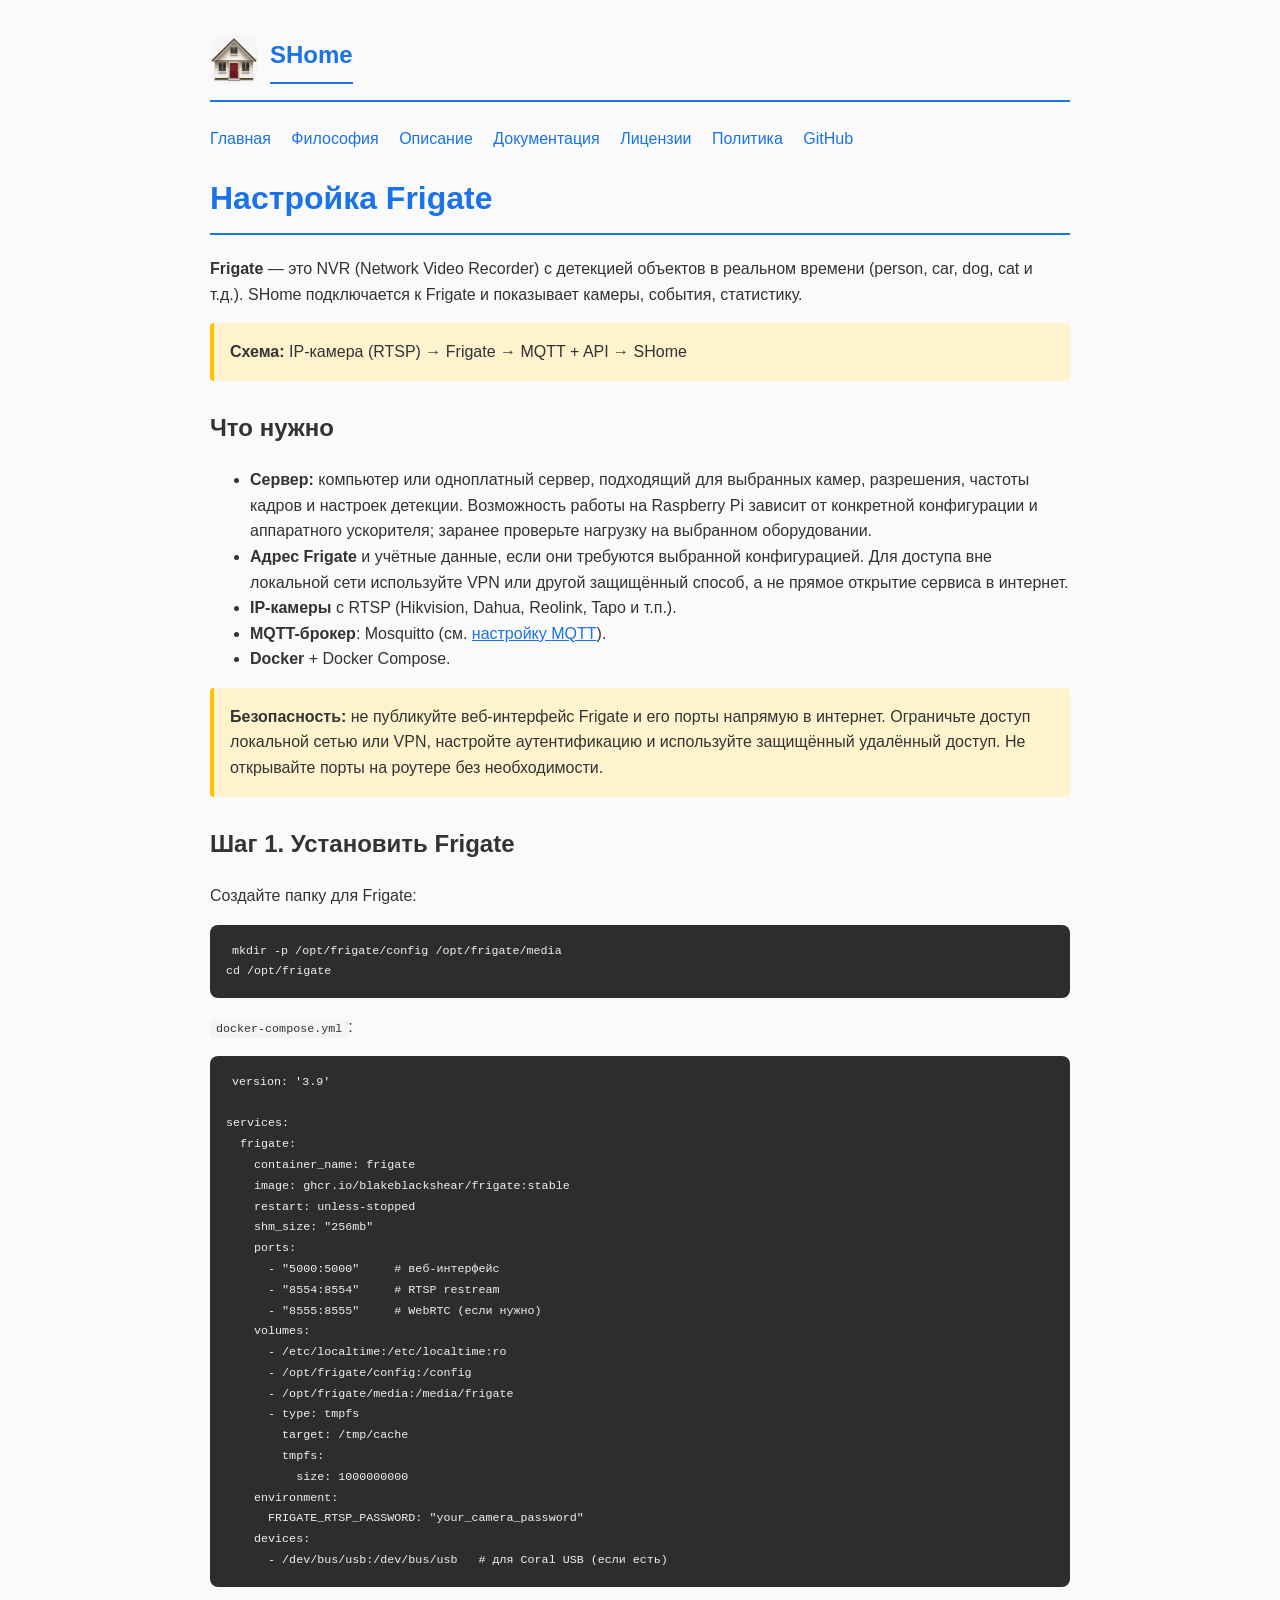
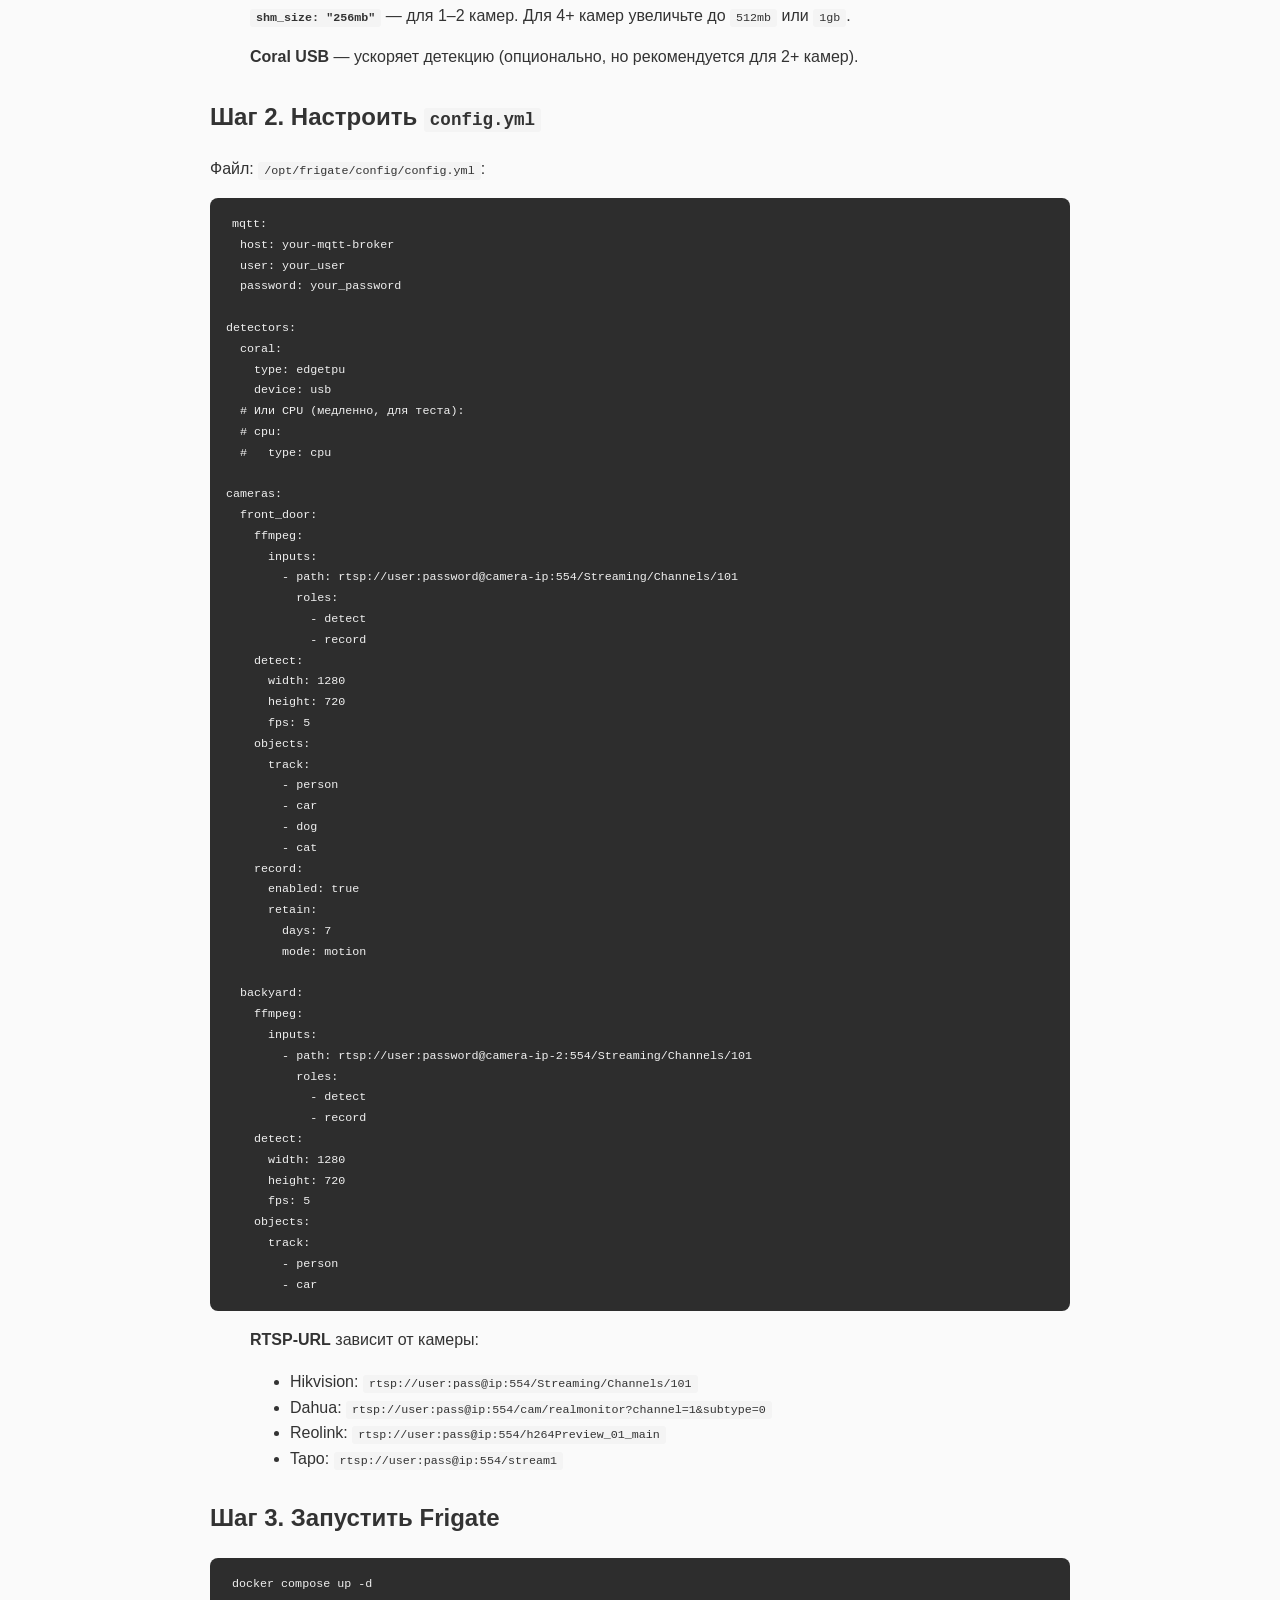
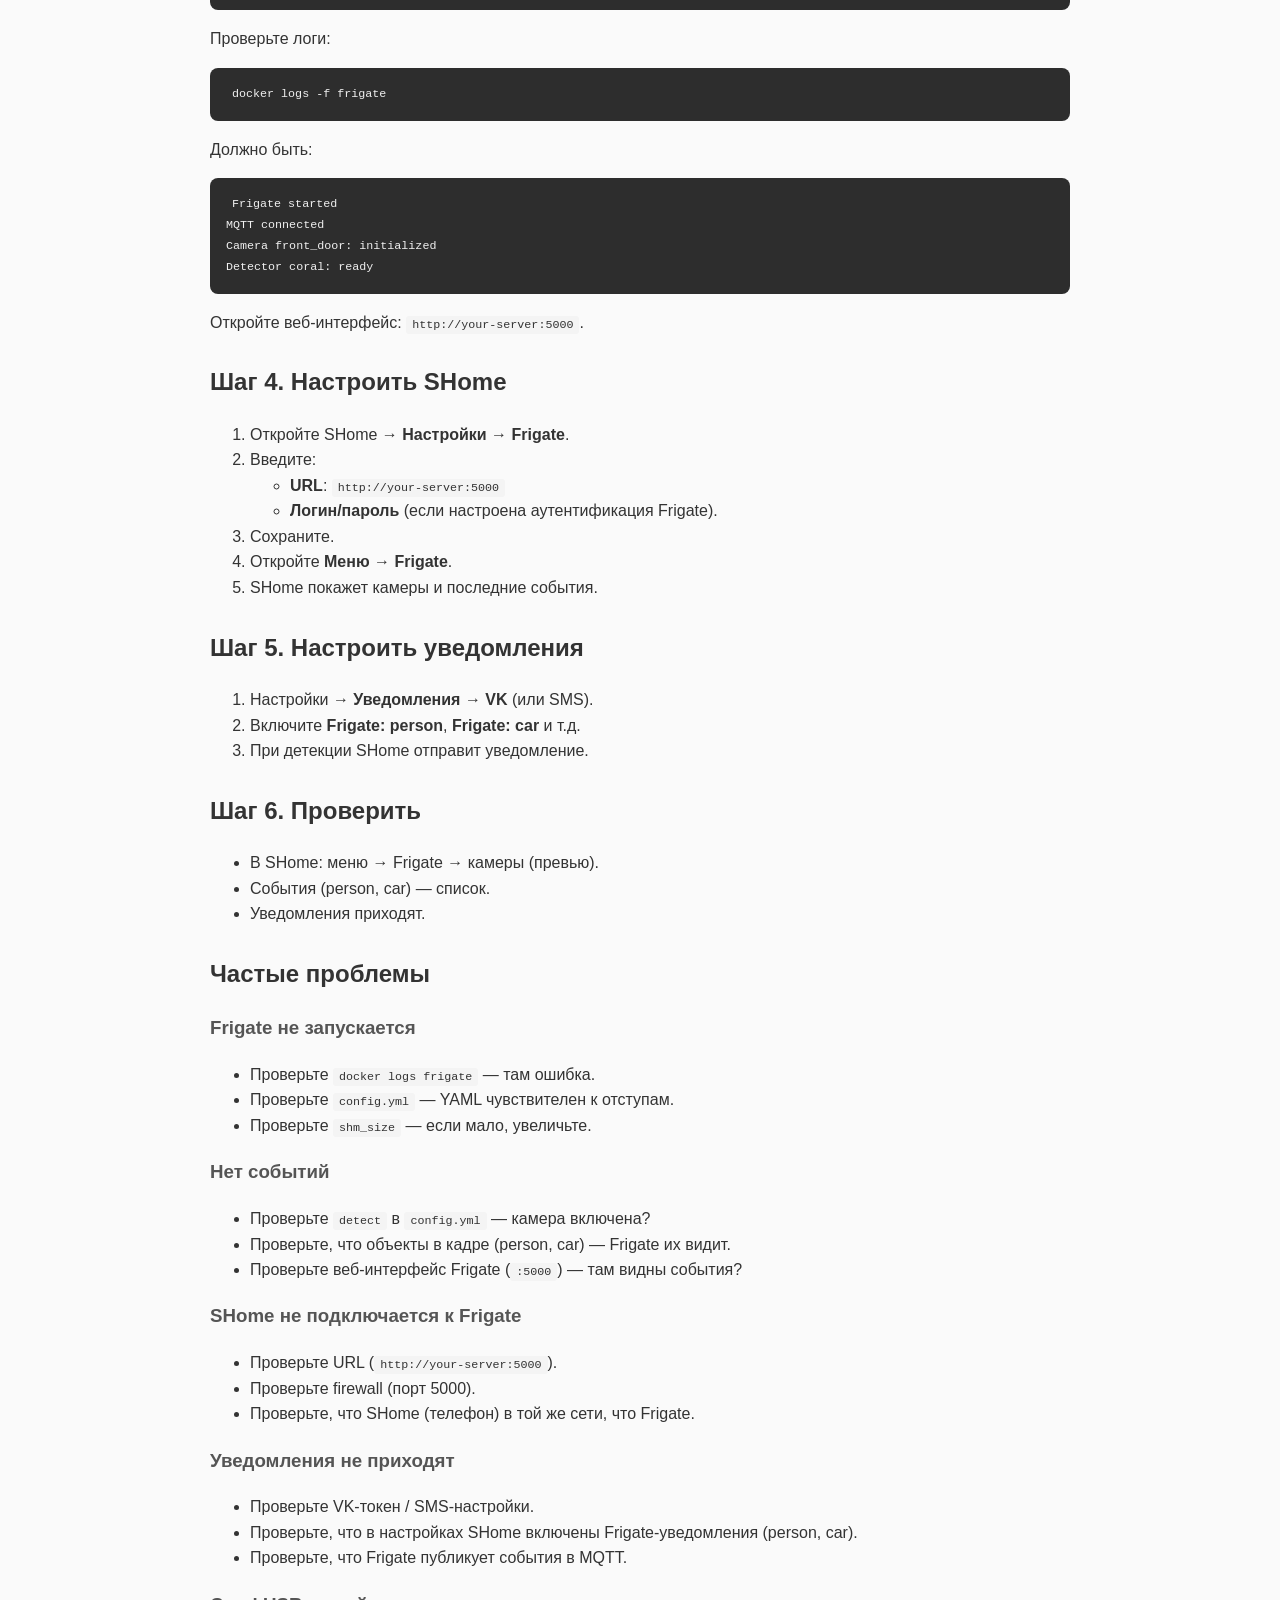
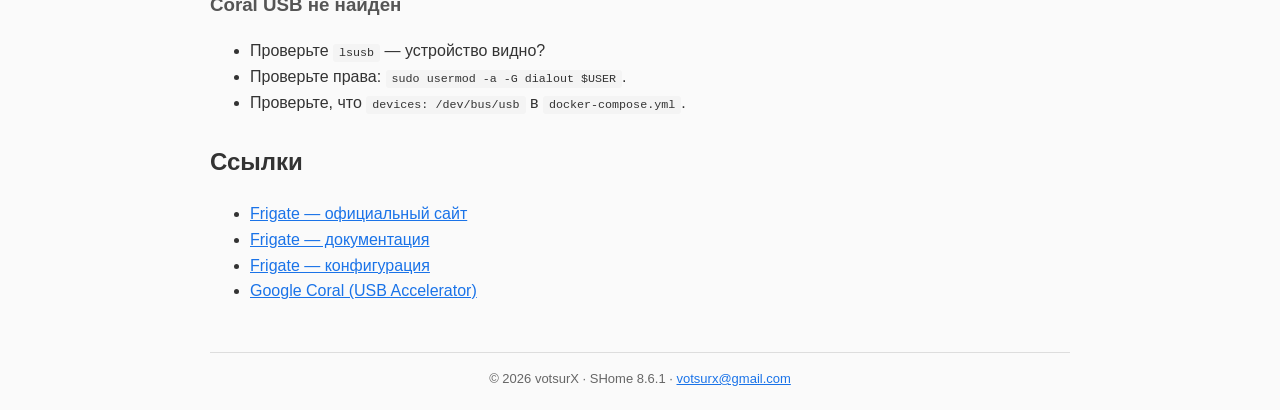
<file: docs/settings/frigate.html>
<!DOCTYPE html>
<html lang="ru">
<head>
    <meta charset="UTF-8">
    <meta name="viewport" content="width=device-width, initial-scale=1.0">
    <title>Настройка Frigate — SHome</title>
    <link rel="stylesheet" href="../assets/style.css">
</head>
<body>
<header>
    <a href="../index.html" style="display:flex;align-items:center;gap:12px;text-decoration:none;">
        <img src="../assets/logo.png" alt="SHome" onerror="this.style.display='none'">
        <h1>SHome</h1>
    </a>
</header>

<nav>
    <a href="../index.html">Главная</a>
    <a href="../philosophy.html">Философия</a>
    <a href="../readme.html">Описание</a>
    <a href="tuya.html">Документация</a>
    <a href="../licenses.html">Лицензии</a>
    <a href="../privacy.html">Политика</a>
    <a href="https://github.com/votsurx/SHome-Releases" target="_blank">GitHub</a>
</nav>

<h1>Настройка Frigate</h1>

<p><strong>Frigate</strong> — это NVR (Network Video Recorder) с детекцией объектов в реальном времени (person, car, dog, cat и т.д.). SHome подключается к Frigate и показывает камеры, события, статистику.</p>

<div class="highlight">
    <strong>Схема:</strong> IP-камера (RTSP) → Frigate → MQTT + API → SHome
</div>

<h2>Что нужно</h2>
<ul>
    <li>
        <strong>Сервер:</strong> компьютер или одноплатный сервер, подходящий
        для выбранных камер, разрешения, частоты кадров и настроек детекции.
        Возможность работы на Raspberry Pi зависит от конкретной конфигурации
        и аппаратного ускорителя; заранее проверьте нагрузку на выбранном
        оборудовании.
    </li>
    <li>
        <strong>Адрес Frigate</strong> и учётные данные, если они требуются
        выбранной конфигурацией. Для доступа вне локальной сети используйте VPN
        или другой защищённый способ, а не прямое открытие сервиса в интернет.
    </li>
    <li><strong>IP-камеры</strong> с RTSP (Hikvision, Dahua, Reolink, Tapo и т.п.).</li>
    <li><strong>MQTT-брокер</strong>: Mosquitto (см. <a href="mqtt.html">настройку MQTT</a>).</li>
    <li><strong>Docker</strong> + Docker Compose.</li>
</ul>

<div class="highlight">
    <strong>Безопасность:</strong> не публикуйте веб-интерфейс Frigate и его
    порты напрямую в интернет. Ограничьте доступ локальной сетью или VPN,
    настройте аутентификацию и используйте защищённый удалённый доступ.
    Не открывайте порты на роутере без необходимости.
</div>

<h2>Шаг 1. Установить Frigate</h2>

<p>Создайте папку для Frigate:</p>
<pre><code>mkdir -p /opt/frigate/config /opt/frigate/media
cd /opt/frigate</code></pre>

<p><code>docker-compose.yml</code>:</p>
<pre><code>version: '3.9'

services:
  frigate:
    container_name: frigate
    image: ghcr.io/blakeblackshear/frigate:stable
    restart: unless-stopped
    shm_size: "256mb"
    ports:
      - "5000:5000"     # веб-интерфейс
      - "8554:8554"     # RTSP restream
      - "8555:8555"     # WebRTC (если нужно)
    volumes:
      - /etc/localtime:/etc/localtime:ro
      - /opt/frigate/config:/config
      - /opt/frigate/media:/media/frigate
      - type: tmpfs
        target: /tmp/cache
        tmpfs:
          size: 1000000000
    environment:
      FRIGATE_RTSP_PASSWORD: "your_camera_password"
    devices:
      - /dev/bus/usb:/dev/bus/usb   # для Coral USB (если есть)
</code></pre>

<blockquote>
    <p><strong><code>shm_size: "256mb"</code></strong> — для 1–2 камер. Для 4+ камер увеличьте до <code>512mb</code> или <code>1gb</code>.</p>
    <p><strong>Coral USB</strong> — ускоряет детекцию (опционально, но рекомендуется для 2+ камер).</p>
</blockquote>

<h2>Шаг 2. Настроить <code>config.yml</code></h2>

<p>Файл: <code>/opt/frigate/config/config.yml</code>:</p>

<pre><code>mqtt:
  host: your-mqtt-broker
  user: your_user
  password: your_password

detectors:
  coral:
    type: edgetpu
    device: usb
  # Или CPU (медленно, для теста):
  # cpu:
  #   type: cpu

cameras:
  front_door:
    ffmpeg:
      inputs:
        - path: rtsp://user:password@camera-ip:554/Streaming/Channels/101
          roles:
            - detect
            - record
    detect:
      width: 1280
      height: 720
      fps: 5
    objects:
      track:
        - person
        - car
        - dog
        - cat
    record:
      enabled: true
      retain:
        days: 7
        mode: motion

  backyard:
    ffmpeg:
      inputs:
        - path: rtsp://user:password@camera-ip-2:554/Streaming/Channels/101
          roles:
            - detect
            - record
    detect:
      width: 1280
      height: 720
      fps: 5
    objects:
      track:
        - person
        - car
</code></pre>

<blockquote>
    <p><strong>RTSP-URL</strong> зависит от камеры:</p>
    <ul>
        <li>Hikvision: <code>rtsp://user:pass@ip:554/Streaming/Channels/101</code></li>
        <li>Dahua: <code>rtsp://user:pass@ip:554/cam/realmonitor?channel=1&subtype=0</code></li>
        <li>Reolink: <code>rtsp://user:pass@ip:554/h264Preview_01_main</code></li>
        <li>Tapo: <code>rtsp://user:pass@ip:554/stream1</code></li>
    </ul>
</blockquote>

<h2>Шаг 3. Запустить Frigate</h2>

<pre><code>docker compose up -d</code></pre>

<p>Проверьте логи:</p>
<pre><code>docker logs -f frigate</code></pre>

<p>Должно быть:</p>
<pre><code>Frigate started
MQTT connected
Camera front_door: initialized
Detector coral: ready
</code></pre>

<p>Откройте веб-интерфейс: <code>http://your-server:5000</code>.</p>

<h2>Шаг 4. Настроить SHome</h2>

<ol>
    <li>Откройте SHome → <strong>Настройки</strong> → <strong>Frigate</strong>.</li>
    <li>Введите:
        <ul>
            <li><strong>URL</strong>: <code>http://your-server:5000</code></li>
            <li><strong>Логин/пароль</strong> (если настроена аутентификация Frigate).</li>
        </ul>
    </li>
    <li>Сохраните.</li>
    <li>Откройте <strong>Меню</strong> → <strong>Frigate</strong>.</li>
    <li>SHome покажет камеры и последние события.</li>
</ol>

<h2>Шаг 5. Настроить уведомления</h2>

<ol>
    <li>Настройки → <strong>Уведомления</strong> → <strong>VK</strong> (или SMS).</li>
    <li>Включите <strong>Frigate: person</strong>, <strong>Frigate: car</strong> и т.д.</li>
    <li>При детекции SHome отправит уведомление.</li>
</ol>

<h2>Шаг 6. Проверить</h2>
<ul>
    <li>В SHome: меню → Frigate → камеры (превью).</li>
    <li>События (person, car) — список.</li>
    <li>Уведомления приходят.</li>
</ul>

<h2>Частые проблемы</h2>

<h3>Frigate не запускается</h3>
<ul>
    <li>Проверьте <code>docker logs frigate</code> — там ошибка.</li>
    <li>Проверьте <code>config.yml</code> — YAML чувствителен к отступам.</li>
    <li>Проверьте <code>shm_size</code> — если мало, увеличьте.</li>
</ul>

<h3>Нет событий</h3>
<ul>
    <li>Проверьте <code>detect</code> в <code>config.yml</code> — камера включена?</li>
    <li>Проверьте, что объекты в кадре (person, car) — Frigate их видит.</li>
    <li>Проверьте веб-интерфейс Frigate (<code>:5000</code>) — там видны события?</li>
</ul>

<h3>SHome не подключается к Frigate</h3>
<ul>
    <li>Проверьте URL (<code>http://your-server:5000</code>).</li>
    <li>Проверьте firewall (порт 5000).</li>
    <li>Проверьте, что SHome (телефон) в той же сети, что Frigate.</li>
</ul>

<h3>Уведомления не приходят</h3>
<ul>
    <li>Проверьте VK-токен / SMS-настройки.</li>
    <li>Проверьте, что в настройках SHome включены Frigate-уведомления (person, car).</li>
    <li>Проверьте, что Frigate публикует события в MQTT.</li>
</ul>

<h3>Coral USB не найден</h3>
<ul>
    <li>Проверьте <code>lsusb</code> — устройство видно?</li>
    <li>Проверьте права: <code>sudo usermod -a -G dialout $USER</code>.</li>
    <li>Проверьте, что <code>devices: /dev/bus/usb</code> в <code>docker-compose.yml</code>.</li>
</ul>

<h2>Ссылки</h2>
<ul>
    <li><a href="https://frigate.video/" target="_blank">Frigate — официальный сайт</a></li>
    <li><a href="https://docs.frigate.video/" target="_blank">Frigate — документация</a></li>
    <li><a href="https://docs.frigate.video/configuration/" target="_blank">Frigate — конфигурация</a></li>
    <li><a href="https://coral.ai/" target="_blank">Google Coral (USB Accelerator)</a></li>
</ul>

<footer>
    © 2026 votsurX · SHome 8.6.1 · <a href="mailto:votsurx@gmail.com">votsurx@gmail.com</a>
</footer>
</body>
</html>
</file>
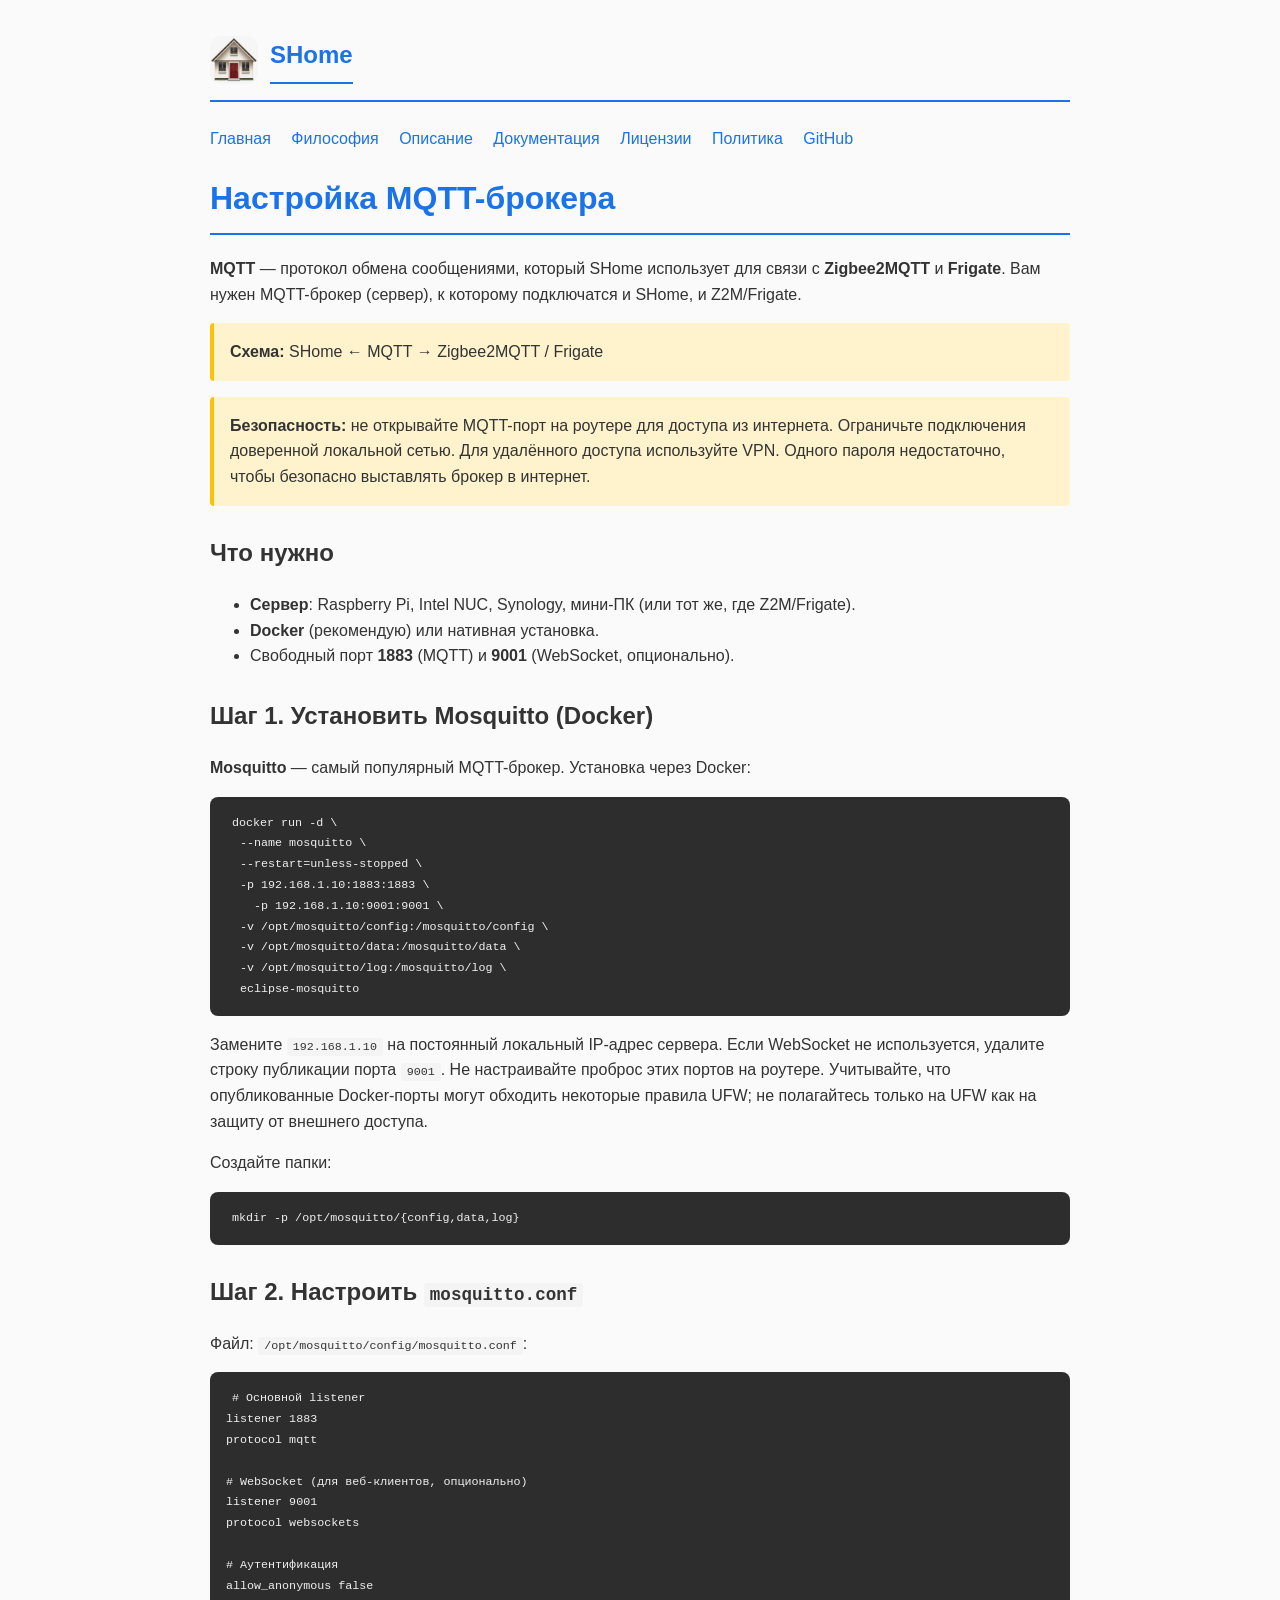
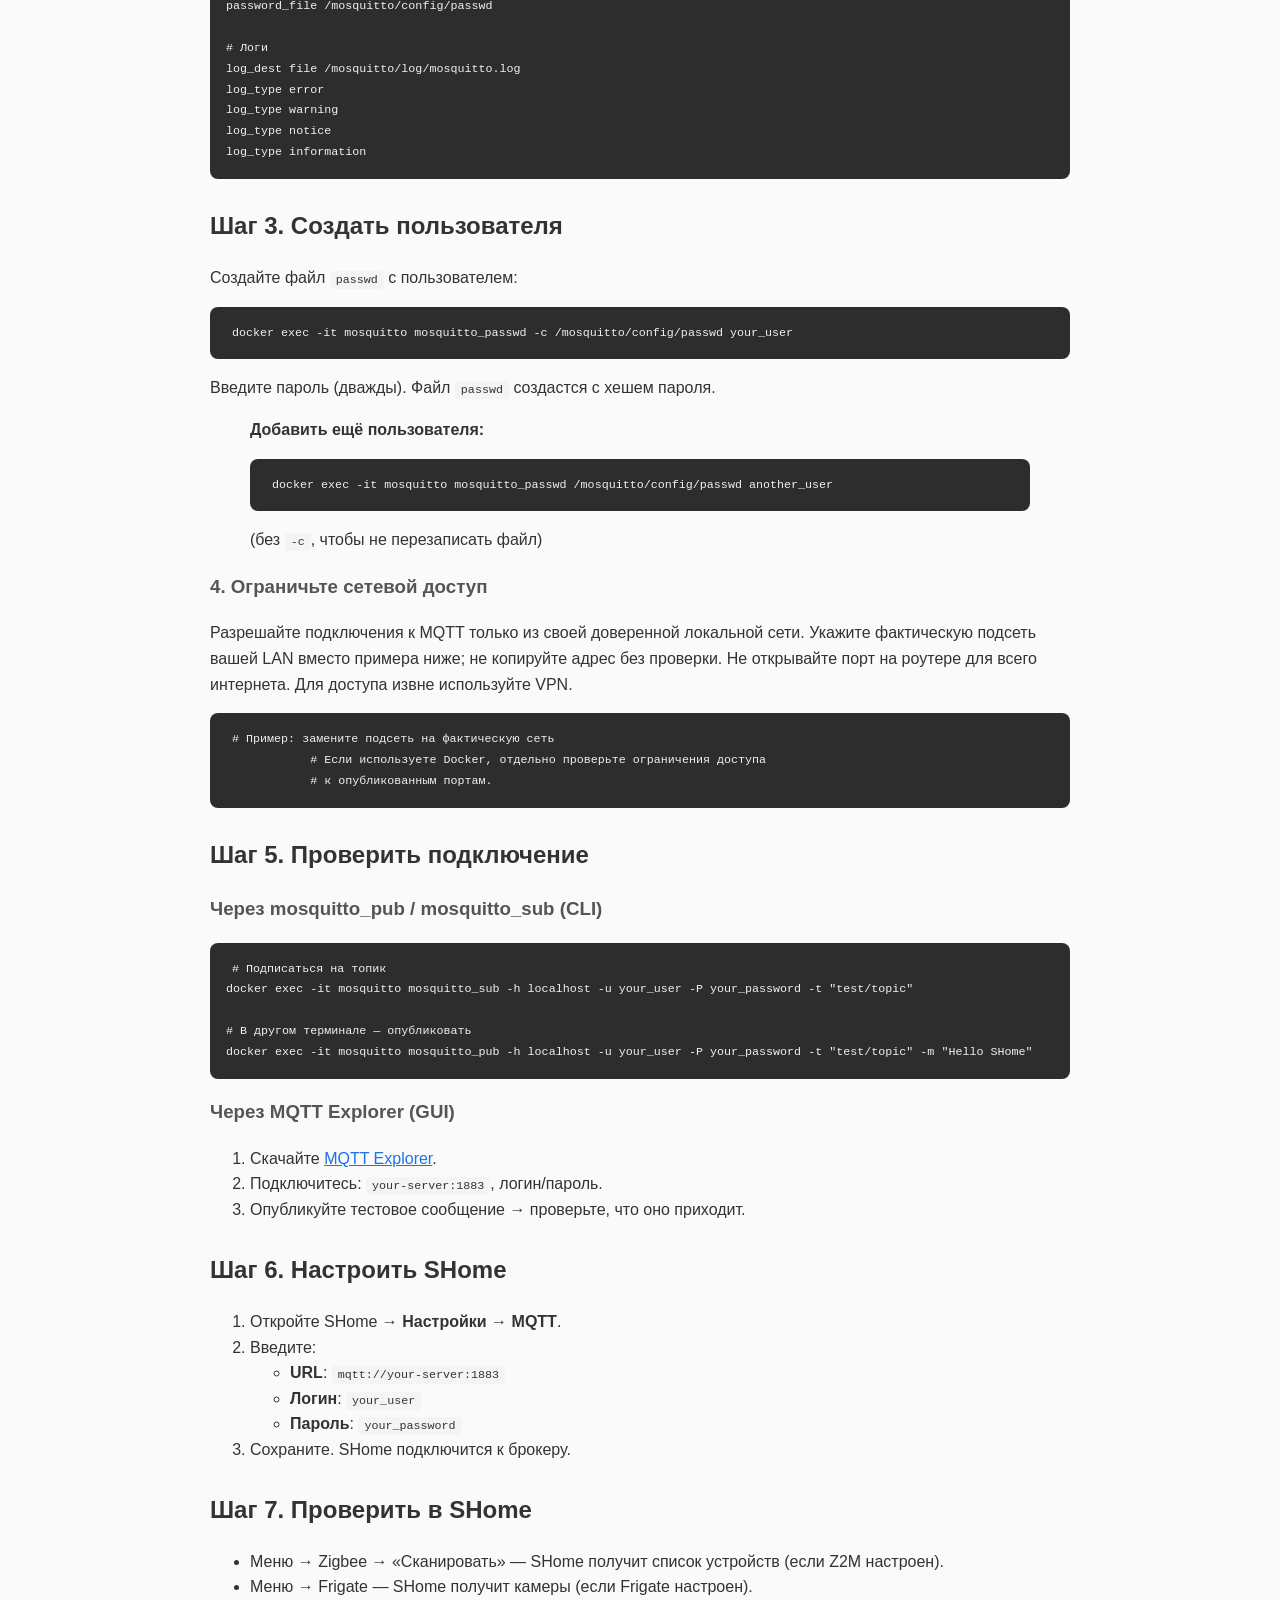
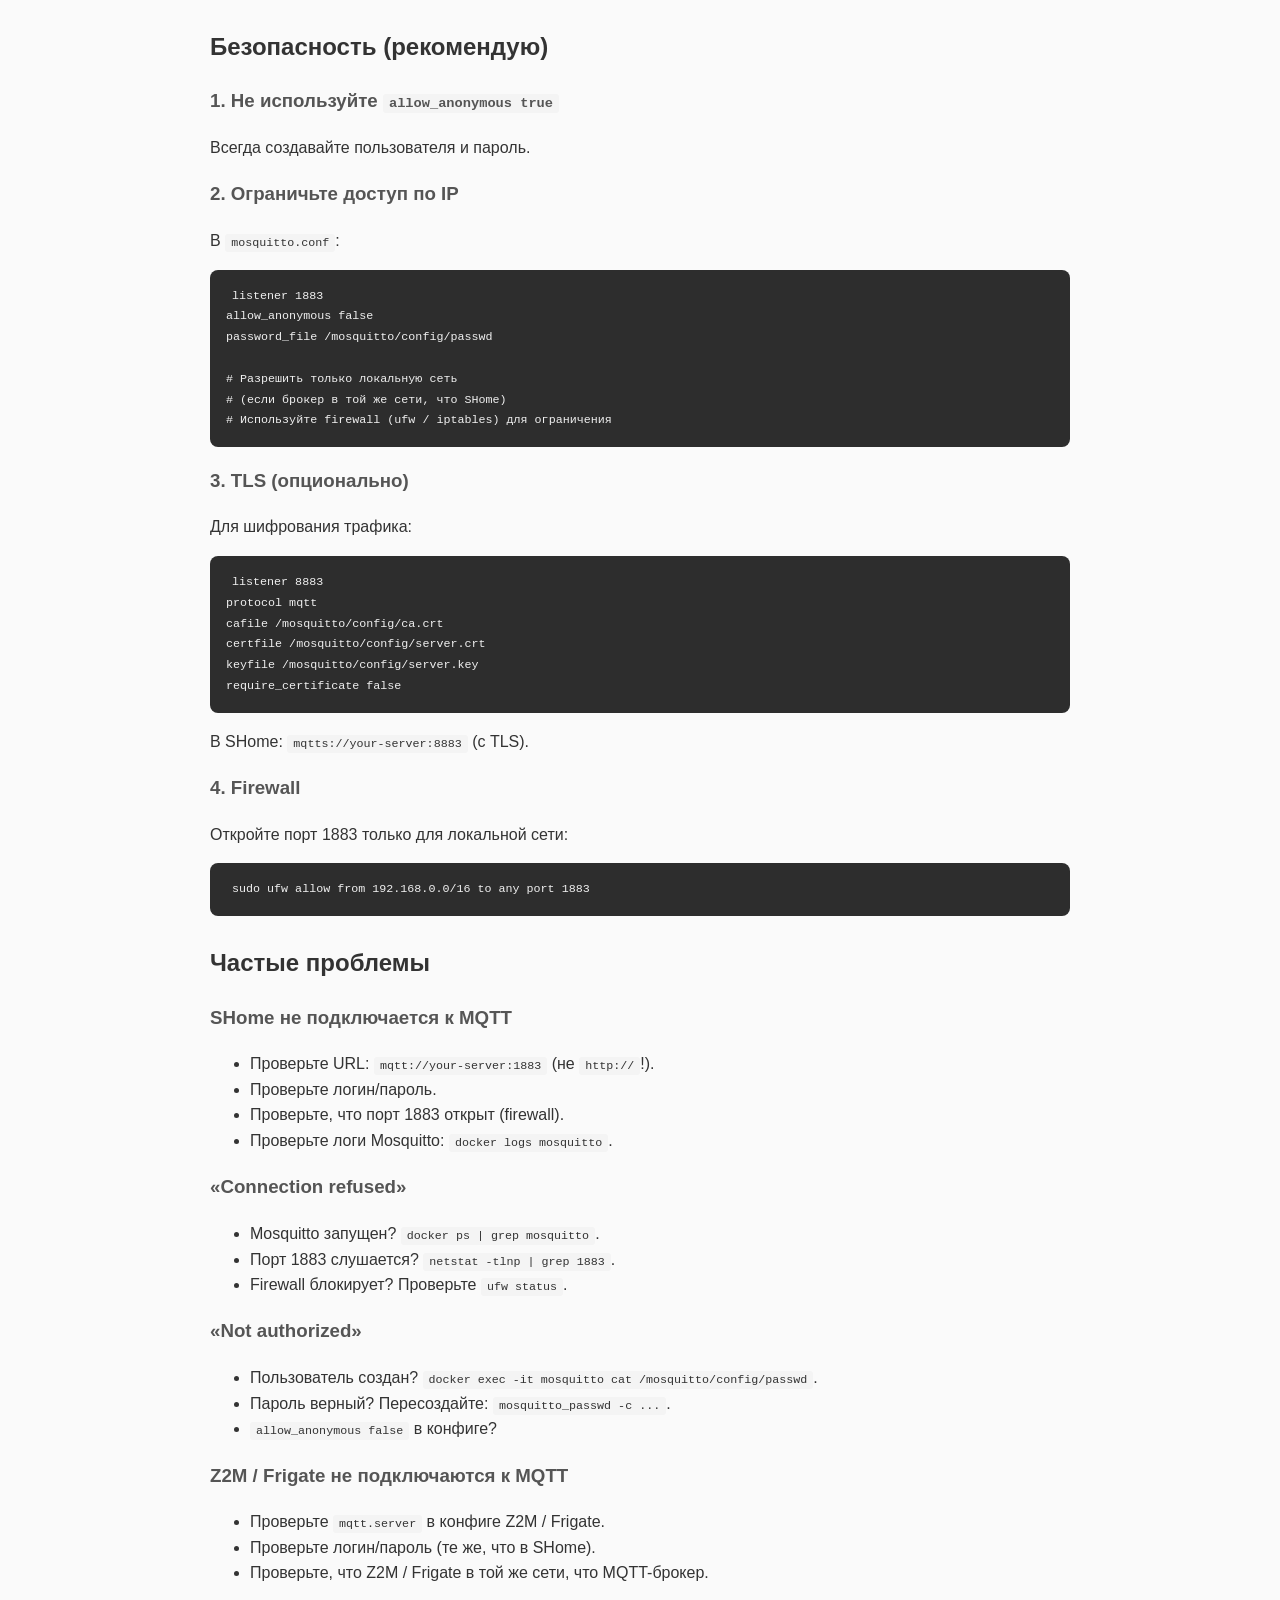
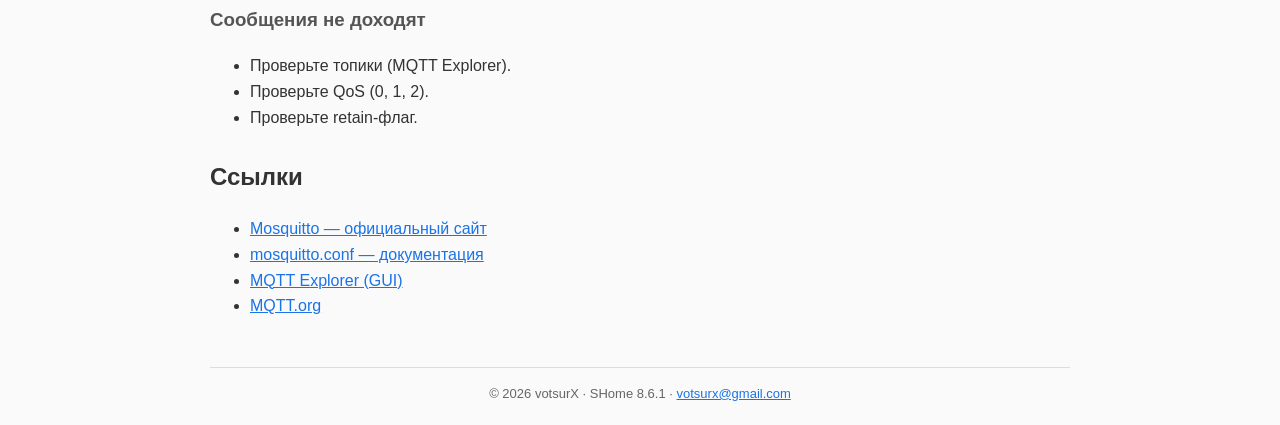
<file: docs/settings/mqtt.html>
<!DOCTYPE html>
<html lang="ru">
<head>
    <meta charset="UTF-8">
    <meta name="viewport" content="width=device-width, initial-scale=1.0">
    <title>Настройка MQTT — SHome</title>
    <link rel="stylesheet" href="../assets/style.css">
</head>
<body>
<header>
    <a href="../index.html" style="display:flex;align-items:center;gap:12px;text-decoration:none;">
        <img src="../assets/logo.png" alt="SHome" onerror="this.style.display='none'">
        <h1>SHome</h1>
    </a>
</header>

<nav>
    <a href="../index.html">Главная</a>
    <a href="../philosophy.html">Философия</a>
    <a href="../readme.html">Описание</a>
    <a href="tuya.html">Документация</a>
    <a href="../licenses.html">Лицензии</a>
    <a href="../privacy.html">Политика</a>
    <a href="https://github.com/votsurx/SHome-Releases" target="_blank">GitHub</a>
</nav>

<h1>Настройка MQTT-брокера</h1>

<p><strong>MQTT</strong> — протокол обмена сообщениями, который SHome использует для связи с <strong>Zigbee2MQTT</strong> и <strong>Frigate</strong>. Вам нужен MQTT-брокер (сервер), к которому подключатся и SHome, и Z2M/Frigate.</p>

<div class="highlight">
    <strong>Схема:</strong> SHome ← MQTT → Zigbee2MQTT / Frigate
</div>

<div class="highlight">
    <strong>Безопасность:</strong> не открывайте MQTT-порт на роутере
    для доступа из интернета. Ограничьте подключения доверенной локальной
    сетью. Для удалённого доступа используйте VPN. Одного пароля недостаточно,
    чтобы безопасно выставлять брокер в интернет.
</div>

<h2>Что нужно</h2>
<ul>
    <li><strong>Сервер</strong>: Raspberry Pi, Intel NUC, Synology, мини-ПК (или тот же, где Z2M/Frigate).</li>
    <li><strong>Docker</strong> (рекомендую) или нативная установка.</li>
    <li>Свободный порт <strong>1883</strong> (MQTT) и <strong>9001</strong> (WebSocket, опционально).</li>
</ul>

<h2>Шаг 1. Установить Mosquitto (Docker)</h2>

<p><strong>Mosquitto</strong> — самый популярный MQTT-брокер. Установка через Docker:</p>

<pre><code>docker run -d \
  --name mosquitto \
  --restart=unless-stopped \
  -p 192.168.1.10:1883:1883 \
    -p 192.168.1.10:9001:9001 \
  -v /opt/mosquitto/config:/mosquitto/config \
  -v /opt/mosquitto/data:/mosquitto/data \
  -v /opt/mosquitto/log:/mosquitto/log \
  eclipse-mosquitto</code></pre>

<p>
    Замените <code>192.168.1.10</code> на постоянный локальный IP-адрес
    сервера. Если WebSocket не используется, удалите строку публикации
    порта <code>9001</code>. Не настраивайте проброс этих портов на роутере.
    Учитывайте, что опубликованные Docker-порты могут обходить некоторые
    правила UFW; не полагайтесь только на UFW как на защиту от внешнего доступа.
</p>

<p>Создайте папки:</p>
<pre><code>mkdir -p /opt/mosquitto/{config,data,log}</code></pre>

<h2>Шаг 2. Настроить <code>mosquitto.conf</code></h2>

<p>Файл: <code>/opt/mosquitto/config/mosquitto.conf</code>:</p>

<pre><code># Основной listener
listener 1883
protocol mqtt

# WebSocket (для веб-клиентов, опционально)
listener 9001
protocol websockets

# Аутентификация
allow_anonymous false
password_file /mosquitto/config/passwd

# Логи
log_dest file /mosquitto/log/mosquitto.log
log_type error
log_type warning
log_type notice
log_type information</code></pre>

<h2>Шаг 3. Создать пользователя</h2>

<p>Создайте файл <code>passwd</code> с пользователем:</p>

<pre><code>docker exec -it mosquitto mosquitto_passwd -c /mosquitto/config/passwd your_user</code></pre>

<p>Введите пароль (дважды). Файл <code>passwd</code> создастся с хешем пароля.</p>

<blockquote>
    <p><strong>Добавить ещё пользователя:</strong></p>
    <pre><code>docker exec -it mosquitto mosquitto_passwd /mosquitto/config/passwd another_user</code></pre>
    <p>(без <code>-c</code>, чтобы не перезаписать файл)</p>
</blockquote>

<h3>4. Ограничьте сетевой доступ</h3>
<p>
    Разрешайте подключения к MQTT только из своей доверенной локальной сети.
    Укажите фактическую подсеть вашей LAN вместо примера ниже; не копируйте
    адрес без проверки. Не открывайте порт на роутере для всего интернета.
    Для доступа извне используйте VPN.
</p>

<pre><code># Пример: замените подсеть на фактическую сеть
            # Если используете Docker, отдельно проверьте ограничения доступа
            # к опубликованным портам.
</code></pre>

<h2>Шаг 5. Проверить подключение</h2>

<h3>Через mosquitto_pub / mosquitto_sub (CLI)</h3>

<pre><code># Подписаться на топик
docker exec -it mosquitto mosquitto_sub -h localhost -u your_user -P your_password -t "test/topic"

# В другом терминале — опубликовать
docker exec -it mosquitto mosquitto_pub -h localhost -u your_user -P your_password -t "test/topic" -m "Hello SHome"</code></pre>

<h3>Через MQTT Explorer (GUI)</h3>
<ol>
    <li>Скачайте <a href="https://mqtt-explorer.com/" target="_blank">MQTT Explorer</a>.</li>
    <li>Подключитесь: <code>your-server:1883</code>, логин/пароль.</li>
    <li>Опубликуйте тестовое сообщение → проверьте, что оно приходит.</li>
</ol>

<h2>Шаг 6. Настроить SHome</h2>

<ol>
    <li>Откройте SHome → <strong>Настройки</strong> → <strong>MQTT</strong>.</li>
    <li>Введите:
        <ul>
            <li><strong>URL</strong>: <code>mqtt://your-server:1883</code></li>
            <li><strong>Логин</strong>: <code>your_user</code></li>
            <li><strong>Пароль</strong>: <code>your_password</code></li>
        </ul>
    </li>
    <li>Сохраните. SHome подключится к брокеру.</li>
</ol>

<h2>Шаг 7. Проверить в SHome</h2>
<ul>
    <li>Меню → Zigbee → «Сканировать» — SHome получит список устройств (если Z2M настроен).</li>
    <li>Меню → Frigate — SHome получит камеры (если Frigate настроен).</li>
</ul>

<h2>Безопасность (рекомендую)</h2>

<h3>1. Не используйте <code>allow_anonymous true</code></h3>
<p>Всегда создавайте пользователя и пароль.</p>

<h3>2. Ограничьте доступ по IP</h3>
<p>В <code>mosquitto.conf</code>:</p>
<pre><code>listener 1883
allow_anonymous false
password_file /mosquitto/config/passwd

# Разрешить только локальную сеть
# (если брокер в той же сети, что SHome)
# Используйте firewall (ufw / iptables) для ограничения</code></pre>

<h3>3. TLS (опционально)</h3>
<p>Для шифрования трафика:</p>
<pre><code>listener 8883
protocol mqtt
cafile /mosquitto/config/ca.crt
certfile /mosquitto/config/server.crt
keyfile /mosquitto/config/server.key
require_certificate false</code></pre>

<p>В SHome: <code>mqtts://your-server:8883</code> (с TLS).</p>

<h3>4. Firewall</h3>
<p>Откройте порт 1883 только для локальной сети:</p>
<pre><code>sudo ufw allow from 192.168.0.0/16 to any port 1883</code></pre>

<h2>Частые проблемы</h2>

<h3>SHome не подключается к MQTT</h3>
<ul>
    <li>Проверьте URL: <code>mqtt://your-server:1883</code> (не <code>http://</code>!).</li>
    <li>Проверьте логин/пароль.</li>
    <li>Проверьте, что порт 1883 открыт (firewall).</li>
    <li>Проверьте логи Mosquitto: <code>docker logs mosquitto</code>.</li>
</ul>

<h3>«Connection refused»</h3>
<ul>
    <li>Mosquitto запущен? <code>docker ps | grep mosquitto</code>.</li>
    <li>Порт 1883 слушается? <code>netstat -tlnp | grep 1883</code>.</li>
    <li>Firewall блокирует? Проверьте <code>ufw status</code>.</li>
</ul>

<h3>«Not authorized»</h3>
<ul>
    <li>Пользователь создан? <code>docker exec -it mosquitto cat /mosquitto/config/passwd</code>.</li>
    <li>Пароль верный? Пересоздайте: <code>mosquitto_passwd -c ...</code>.</li>
    <li><code>allow_anonymous false</code> в конфиге?</li>
</ul>

<h3>Z2M / Frigate не подключаются к MQTT</h3>
<ul>
    <li>Проверьте <code>mqtt.server</code> в конфиге Z2M / Frigate.</li>
    <li>Проверьте логин/пароль (те же, что в SHome).</li>
    <li>Проверьте, что Z2M / Frigate в той же сети, что MQTT-брокер.</li>
</ul>

<h3>Сообщения не доходят</h3>
<ul>
    <li>Проверьте топики (MQTT Explorer).</li>
    <li>Проверьте QoS (0, 1, 2).</li>
    <li>Проверьте retain-флаг.</li>
</ul>

<h2>Ссылки</h2>
<ul>
    <li><a href="https://mosquitto.org/" target="_blank">Mosquitto — официальный сайт</a></li>
    <li><a href="https://mosquitto.org/man/mosquitto-conf-5.html" target="_blank">mosquitto.conf — документация</a></li>
    <li><a href="https://mqtt-explorer.com/" target="_blank">MQTT Explorer (GUI)</a></li>
    <li><a href="https://mqtt.org/" target="_blank">MQTT.org</a></li>
</ul>

<footer>
    © 2026 votsurX · SHome 8.6.1 · <a href="mailto:votsurx@gmail.com">votsurx@gmail.com</a>
</footer>
</body>
</html>
</file>
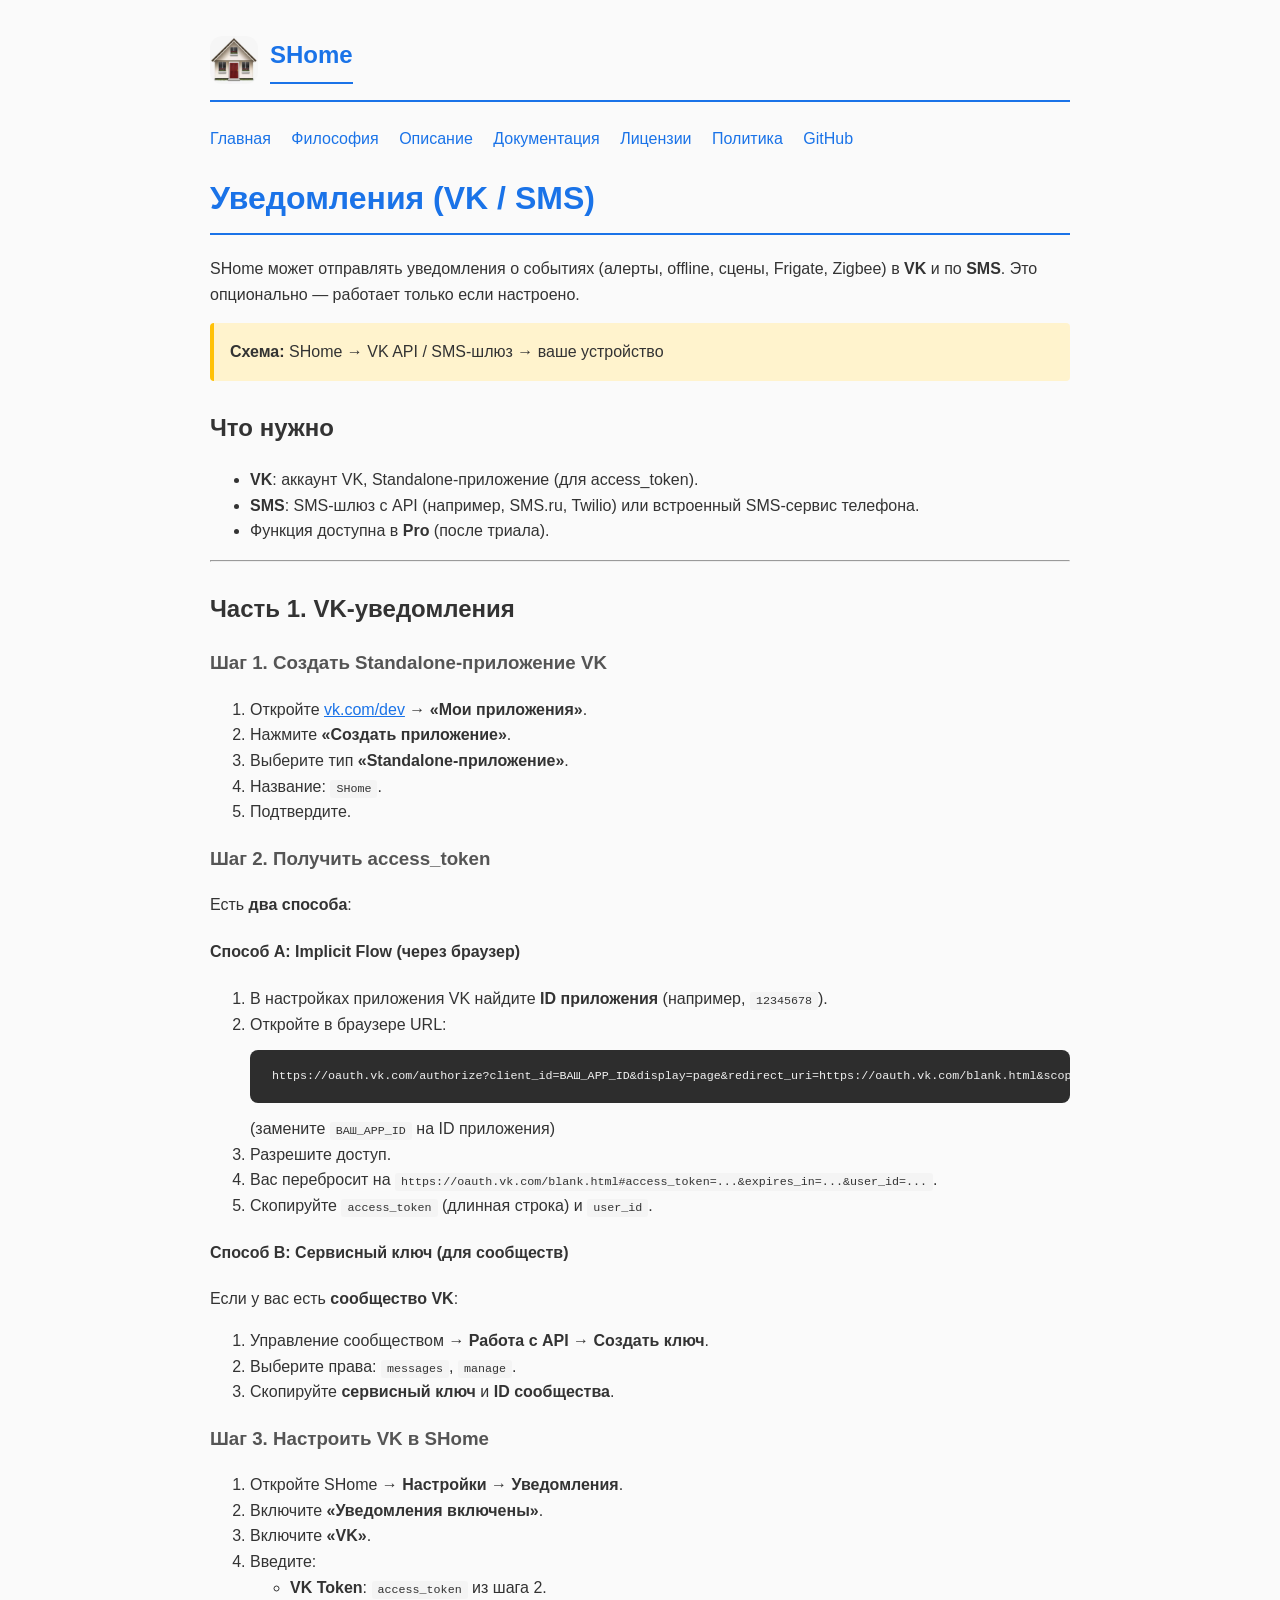
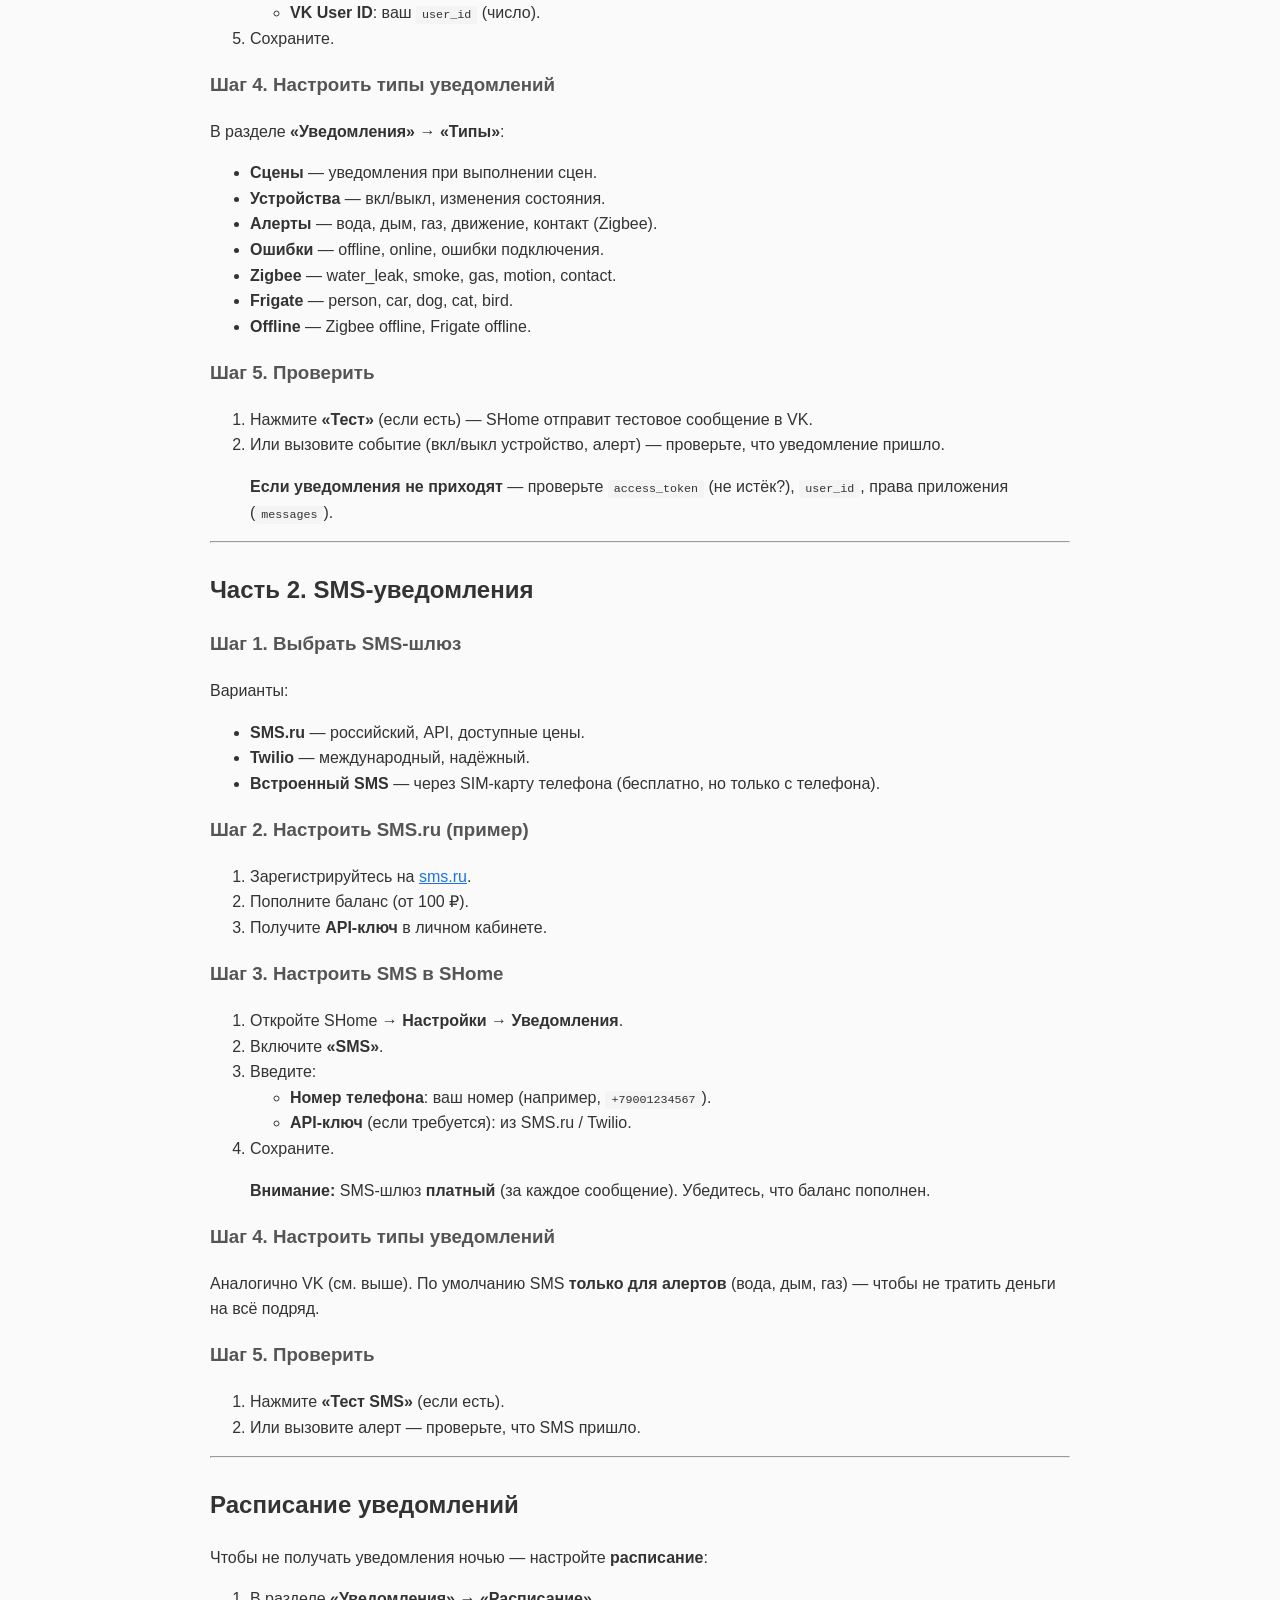
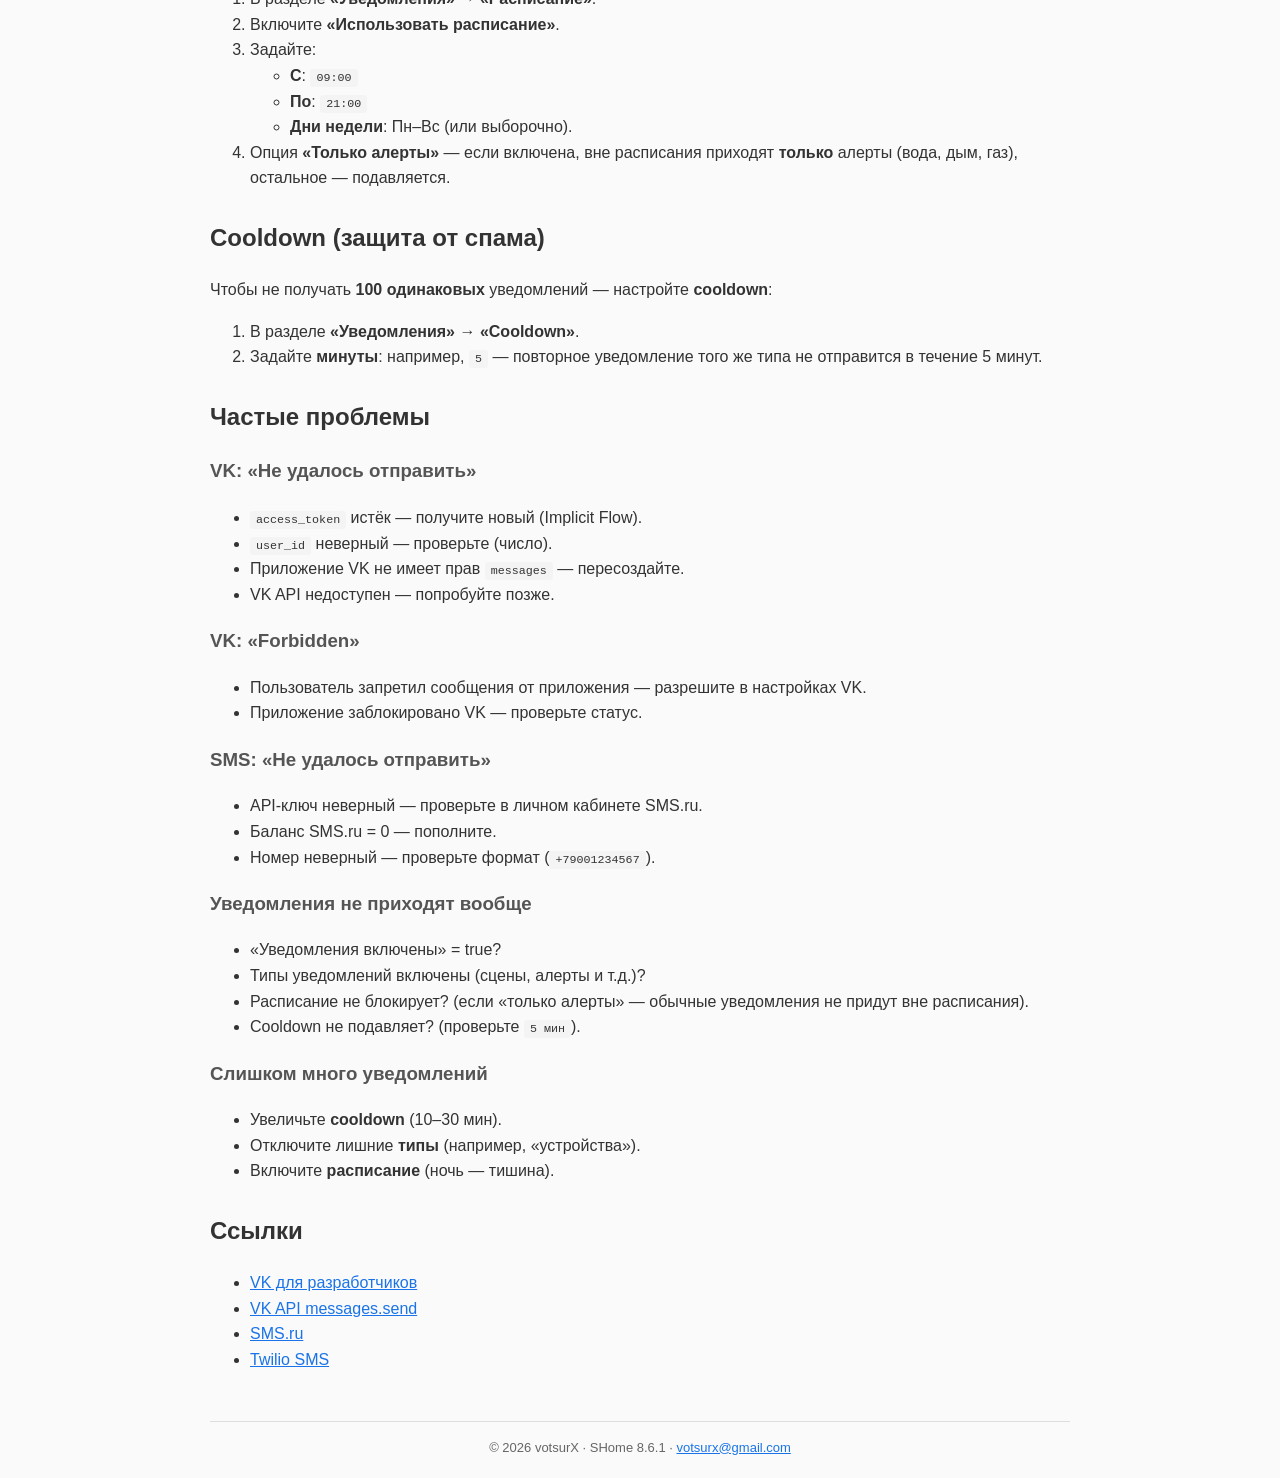
<file: docs/settings/notifications.html>
<!DOCTYPE html>
<html lang="ru">
<head>
    <meta charset="UTF-8">
    <meta name="viewport" content="width=device-width, initial-scale=1.0">
    <title>Уведомления (VK / SMS) — SHome</title>
    <link rel="stylesheet" href="../assets/style.css">
</head>
<body>
<header>
    <a href="../index.html" style="display:flex;align-items:center;gap:12px;text-decoration:none;">
        <img src="../assets/logo.png" alt="SHome" onerror="this.style.display='none'">
        <h1>SHome</h1>
    </a>
</header>

<nav>
    <a href="../index.html">Главная</a>
    <a href="../philosophy.html">Философия</a>
    <a href="../readme.html">Описание</a>
    <a href="tuya.html">Документация</a>
    <a href="../licenses.html">Лицензии</a>
    <a href="../privacy.html">Политика</a>
    <a href="https://github.com/votsurx/SHome-Releases" target="_blank">GitHub</a>
</nav>

<h1>Уведомления (VK / SMS)</h1>

<p>SHome может отправлять уведомления о событиях (алерты, offline, сцены, Frigate, Zigbee) в <strong>VK</strong> и по <strong>SMS</strong>. Это опционально — работает только если настроено.</p>

<div class="highlight">
    <strong>Схема:</strong> SHome → VK API / SMS-шлюз → ваше устройство
</div>

<h2>Что нужно</h2>
<ul>
    <li><strong>VK</strong>: аккаунт VK, Standalone-приложение (для access_token).</li>
    <li><strong>SMS</strong>: SMS-шлюз с API (например, SMS.ru, Twilio) или встроенный SMS-сервис телефона.</li>
    <li>Функция доступна в <strong>Pro</strong> (после триала).</li>
</ul>

<hr>

<h2>Часть 1. VK-уведомления</h2>

<h3>Шаг 1. Создать Standalone-приложение VK</h3>

<ol>
    <li>Откройте <a href="https://vk.com/dev" target="_blank">vk.com/dev</a> → <strong>«Мои приложения»</strong>.</li>
    <li>Нажмите <strong>«Создать приложение»</strong>.</li>
    <li>Выберите тип <strong>«Standalone-приложение»</strong>.</li>
    <li>Название: <code>SHome</code>.</li>
    <li>Подтвердите.</li>
</ol>

<h3>Шаг 2. Получить access_token</h3>

<p>Есть <strong>два способа</strong>:</p>

<h4>Способ A: Implicit Flow (через браузер)</h4>

<ol>
    <li>В настройках приложения VK найдите <strong>ID приложения</strong> (например, <code>12345678</code>).</li>
    <li>Откройте в браузере URL:
        <pre><code>https://oauth.vk.com/authorize?client_id=ВАШ_APP_ID&display=page&redirect_uri=https://oauth.vk.com/blank.html&scope=messages&response_type=token&v=5.131</code></pre>
        (замените <code>ВАШ_APP_ID</code> на ID приложения)
    </li>
    <li>Разрешите доступ.</li>
    <li>Вас перебросит на <code>https://oauth.vk.com/blank.html#access_token=...&expires_in=...&user_id=...</code>.</li>
    <li>Скопируйте <code>access_token</code> (длинная строка) и <code>user_id</code>.</li>
</ol>

<h4>Способ B: Сервисный ключ (для сообществ)</h4>

<p>Если у вас есть <strong>сообщество VK</strong>:</p>
<ol>
    <li>Управление сообществом → <strong>Работа с API</strong> → <strong>Создать ключ</strong>.</li>
    <li>Выберите права: <code>messages</code>, <code>manage</code>.</li>
    <li>Скопируйте <strong>сервисный ключ</strong> и <strong>ID сообщества</strong>.</li>
</ol>

<h3>Шаг 3. Настроить VK в SHome</h3>

<ol>
    <li>Откройте SHome → <strong>Настройки</strong> → <strong>Уведомления</strong>.</li>
    <li>Включите <strong>«Уведомления включены»</strong>.</li>
    <li>Включите <strong>«VK»</strong>.</li>
    <li>Введите:
        <ul>
            <li><strong>VK Token</strong>: <code>access_token</code> из шага 2.</li>
            <li><strong>VK User ID</strong>: ваш <code>user_id</code> (число).</li>
        </ul>
    </li>
    <li>Сохраните.</li>
</ol>

<h3>Шаг 4. Настроить типы уведомлений</h3>

<p>В разделе <strong>«Уведомления»</strong> → <strong>«Типы»</strong>:</p>

<ul>
    <li><strong>Сцены</strong> — уведомления при выполнении сцен.</li>
    <li><strong>Устройства</strong> — вкл/выкл, изменения состояния.</li>
    <li><strong>Алерты</strong> — вода, дым, газ, движение, контакт (Zigbee).</li>
    <li><strong>Ошибки</strong> — offline, online, ошибки подключения.</li>
    <li><strong>Zigbee</strong> — water_leak, smoke, gas, motion, contact.</li>
    <li><strong>Frigate</strong> — person, car, dog, cat, bird.</li>
    <li><strong>Offline</strong> — Zigbee offline, Frigate offline.</li>
</ul>

<h3>Шаг 5. Проверить</h3>
<ol>
    <li>Нажмите <strong>«Тест»</strong> (если есть) — SHome отправит тестовое сообщение в VK.</li>
    <li>Или вызовите событие (вкл/выкл устройство, алерт) — проверьте, что уведомление пришло.</li>
</ol>

<blockquote>
    <p><strong>Если уведомления не приходят</strong> — проверьте <code>access_token</code> (не истёк?), <code>user_id</code>, права приложения (<code>messages</code>).</p>
</blockquote>

<hr>

<h2>Часть 2. SMS-уведомления</h2>

<h3>Шаг 1. Выбрать SMS-шлюз</h3>

<p>Варианты:</p>
<ul>
    <li><strong>SMS.ru</strong> — российский, API, доступные цены.</li>
    <li><strong>Twilio</strong> — международный, надёжный.</li>
    <li><strong>Встроенный SMS</strong> — через SIM-карту телефона (бесплатно, но только с телефона).</li>
</ul>

<h3>Шаг 2. Настроить SMS.ru (пример)</h3>

<ol>
    <li>Зарегистрируйтесь на <a href="https://sms.ru" target="_blank">sms.ru</a>.</li>
    <li>Пополните баланс (от 100 ₽).</li>
    <li>Получите <strong>API-ключ</strong> в личном кабинете.</li>
</ol>

<h3>Шаг 3. Настроить SMS в SHome</h3>

<ol>
    <li>Откройте SHome → <strong>Настройки</strong> → <strong>Уведомления</strong>.</li>
    <li>Включите <strong>«SMS»</strong>.</li>
    <li>Введите:
        <ul>
            <li><strong>Номер телефона</strong>: ваш номер (например, <code>+79001234567</code>).</li>
            <li><strong>API-ключ</strong> (если требуется): из SMS.ru / Twilio.</li>
        </ul>
    </li>
    <li>Сохраните.</li>
</ol>

<blockquote>
    <p><strong>Внимание:</strong> SMS-шлюз <strong>платный</strong> (за каждое сообщение). Убедитесь, что баланс пополнен.</p>
</blockquote>

<h3>Шаг 4. Настроить типы уведомлений</h3>

<p>Аналогично VK (см. выше). По умолчанию SMS <strong>только для алертов</strong> (вода, дым, газ) — чтобы не тратить деньги на всё подряд.</p>

<h3>Шаг 5. Проверить</h3>
<ol>
    <li>Нажмите <strong>«Тест SMS»</strong> (если есть).</li>
    <li>Или вызовите алерт — проверьте, что SMS пришло.</li>
</ol>

<hr>

<h2>Расписание уведомлений</h2>

<p>Чтобы не получать уведомления ночью — настройте <strong>расписание</strong>:</p>

<ol>
    <li>В разделе <strong>«Уведомления»</strong> → <strong>«Расписание»</strong>.</li>
    <li>Включите <strong>«Использовать расписание»</strong>.</li>
    <li>Задайте:
        <ul>
            <li><strong>С</strong>: <code>09:00</code></li>
            <li><strong>По</strong>: <code>21:00</code></li>
            <li><strong>Дни недели</strong>: Пн–Вс (или выборочно).</li>
        </ul>
    </li>
    <li>Опция <strong>«Только алерты»</strong> — если включена, вне расписания приходят <strong>только</strong> алерты (вода, дым, газ), остальное — подавляется.</li>
</ol>

<h2>Cooldown (защита от спама)</h2>

<p>Чтобы не получать <strong>100 одинаковых</strong> уведомлений — настройте <strong>cooldown</strong>:</p>

<ol>
    <li>В разделе <strong>«Уведомления»</strong> → <strong>«Cooldown»</strong>.</li>
    <li>Задайте <strong>минуты</strong>: например, <code>5</code> — повторное уведомление того же типа не отправится в течение 5 минут.</li>
</ol>

<h2>Частые проблемы</h2>

<h3>VK: «Не удалось отправить»</h3>
<ul>
    <li><code>access_token</code> истёк — получите новый (Implicit Flow).</li>
    <li><code>user_id</code> неверный — проверьте (число).</li>
    <li>Приложение VK не имеет прав <code>messages</code> — пересоздайте.</li>
    <li>VK API недоступен — попробуйте позже.</li>
</ul>

<h3>VK: «Forbidden»</h3>
<ul>
    <li>Пользователь запретил сообщения от приложения — разрешите в настройках VK.</li>
    <li>Приложение заблокировано VK — проверьте статус.</li>
</ul>

<h3>SMS: «Не удалось отправить»</h3>
<ul>
    <li>API-ключ неверный — проверьте в личном кабинете SMS.ru.</li>
    <li>Баланс SMS.ru = 0 — пополните.</li>
    <li>Номер неверный — проверьте формат (<code>+79001234567</code>).</li>
</ul>

<h3>Уведомления не приходят вообще</h3>
<ul>
    <li>«Уведомления включены» = true?</li>
    <li>Типы уведомлений включены (сцены, алерты и т.д.)?</li>
    <li>Расписание не блокирует? (если «только алерты» — обычные уведомления не придут вне расписания).</li>
    <li>Cooldown не подавляет? (проверьте <code>5 мин</code>).</li>
</ul>

<h3>Слишком много уведомлений</h3>
<ul>
    <li>Увеличьте <strong>cooldown</strong> (10–30 мин).</li>
    <li>Отключите лишние <strong>типы</strong> (например, «устройства»).</li>
    <li>Включите <strong>расписание</strong> (ночь — тишина).</li>
</ul>

<h2>Ссылки</h2>
<ul>
    <li><a href="https://vk.com/dev" target="_blank">VK для разработчиков</a></li>
    <li><a href="https://dev.vk.com/method/messages.send" target="_blank">VK API messages.send</a></li>
    <li><a href="https://sms.ru" target="_blank">SMS.ru</a></li>
    <li><a href="https://www.twilio.com/sms" target="_blank">Twilio SMS</a></li>
</ul>

<footer>
    © 2026 votsurX · SHome 8.6.1 · <a href="mailto:votsurx@gmail.com">votsurx@gmail.com</a>
</footer>
</body>
</html>
</file>
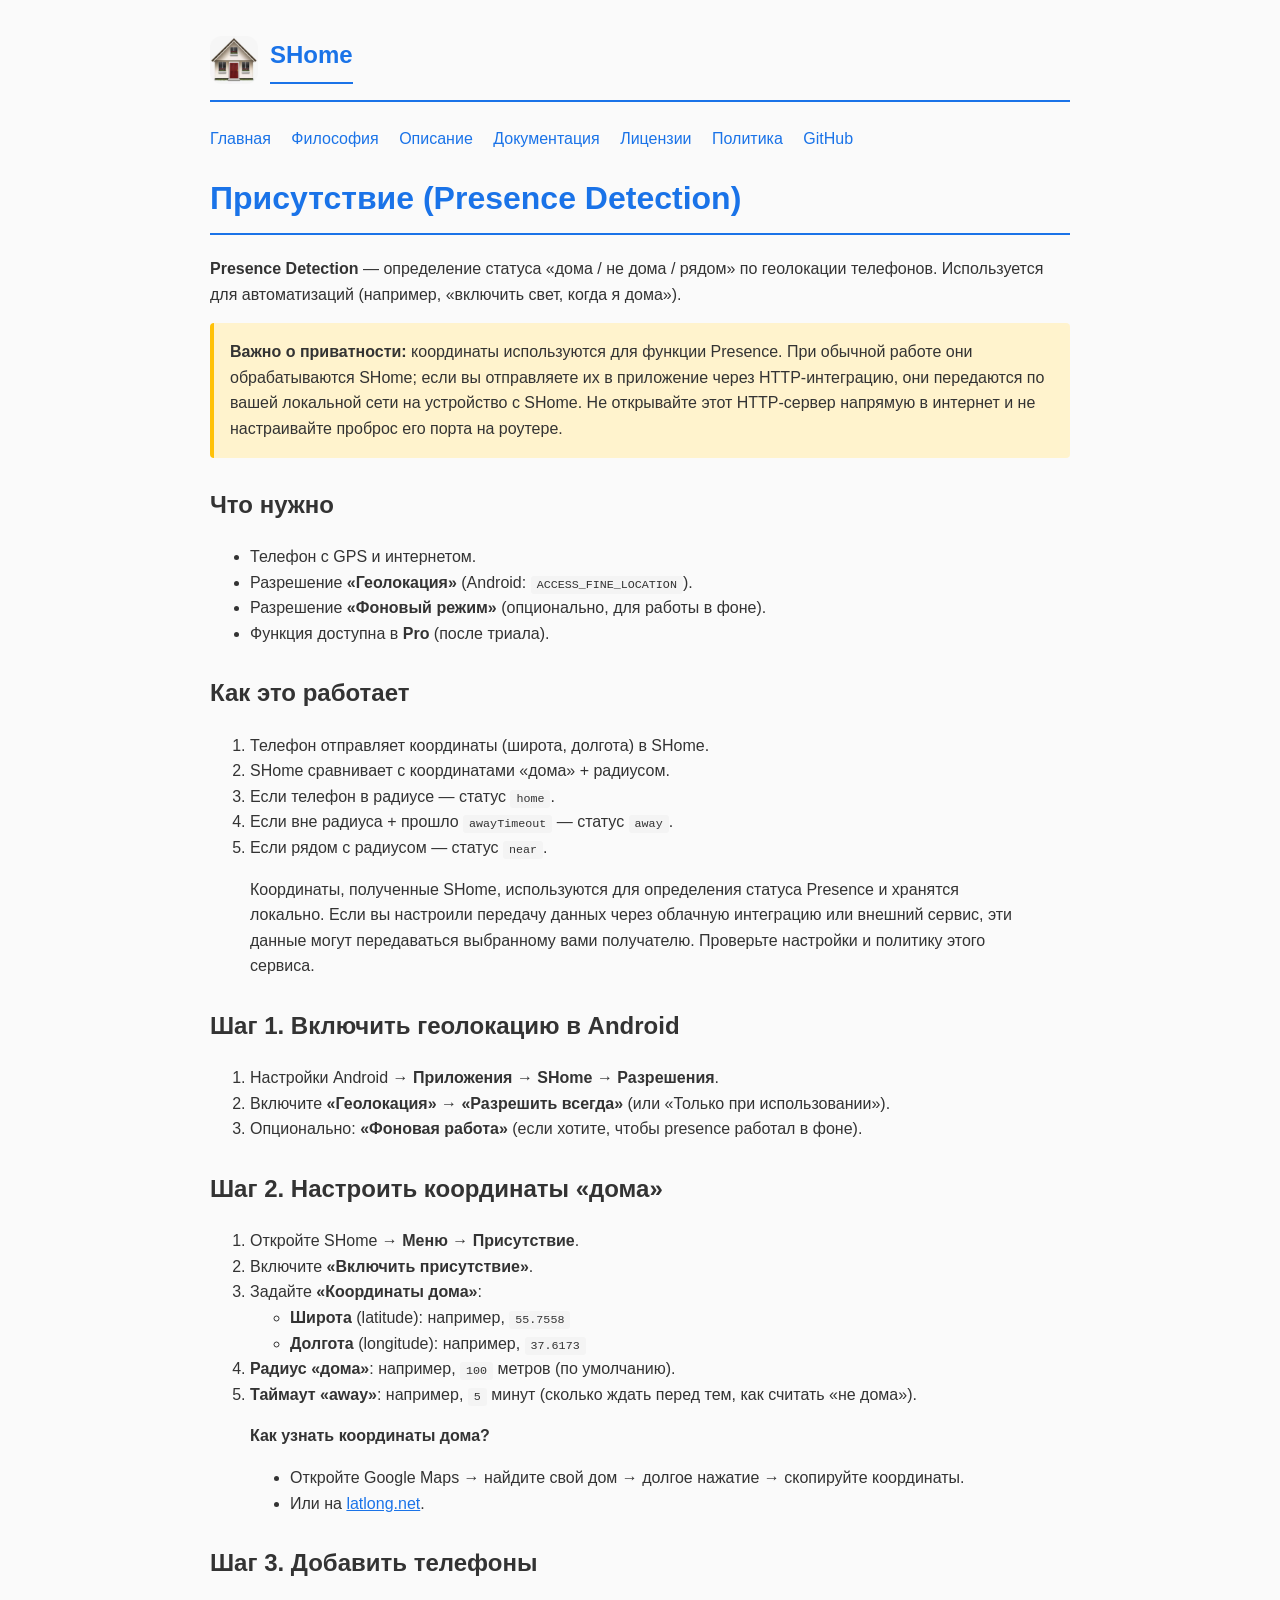
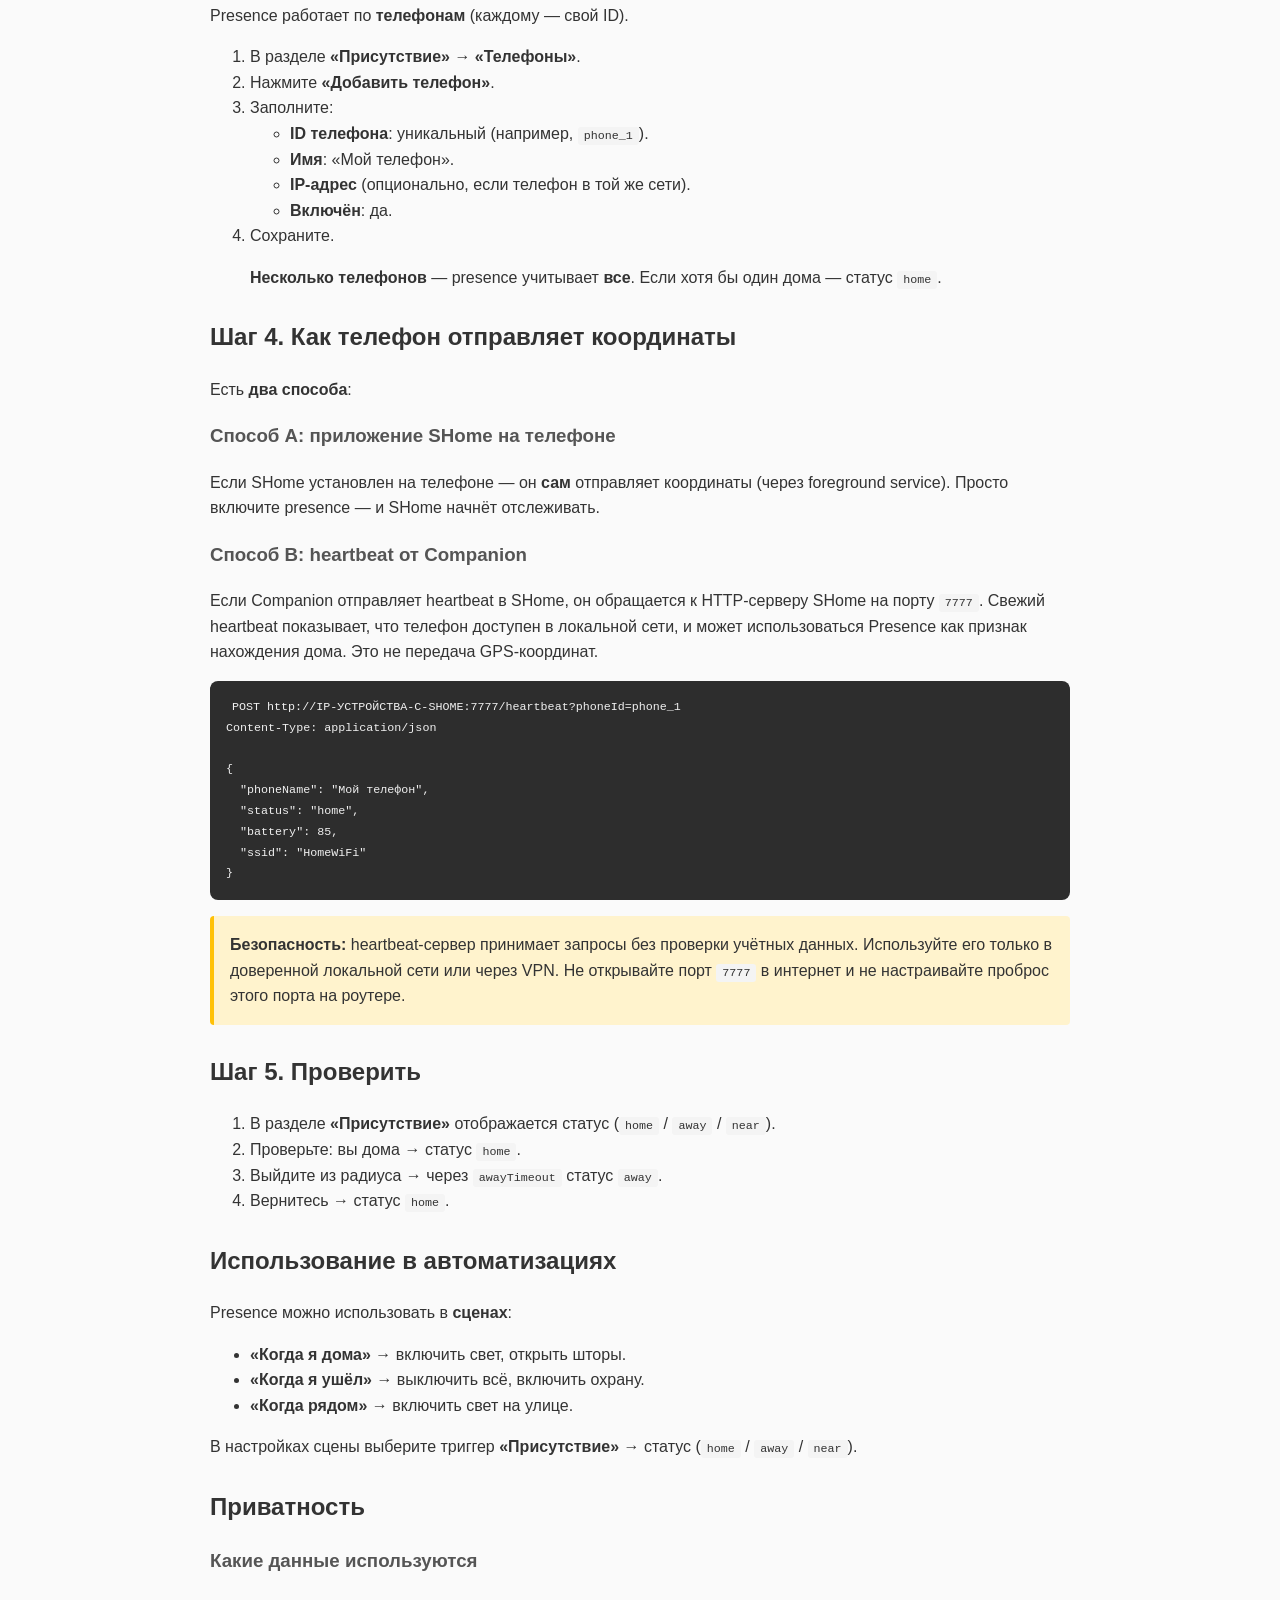
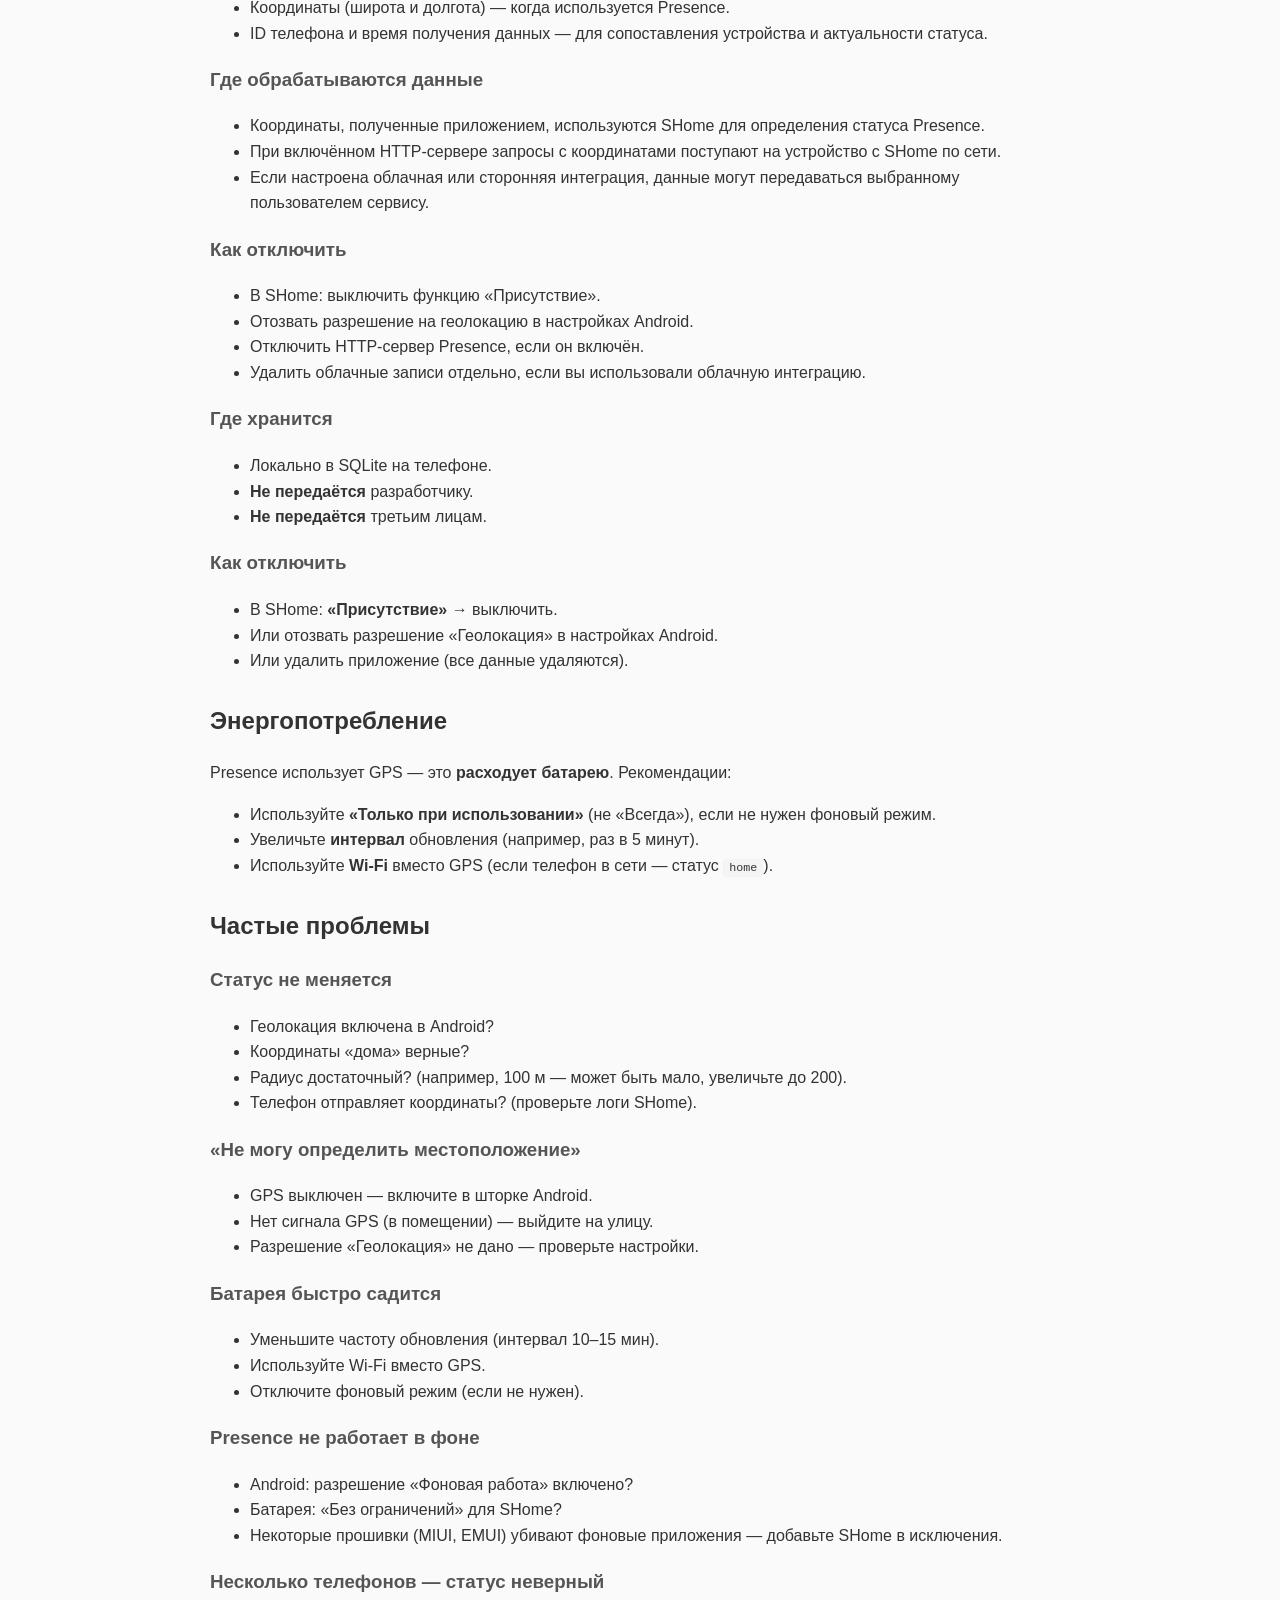
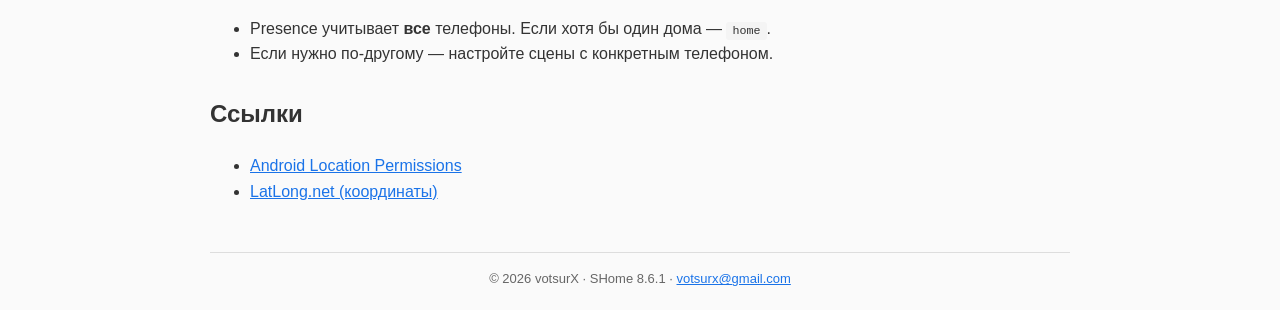
<file: docs/settings/presence.html>
<!DOCTYPE html>
<html lang="ru">
<head>
    <meta charset="UTF-8">
    <meta name="viewport" content="width=device-width, initial-scale=1.0">
    <title>Присутствие (Presence Detection) — SHome</title>
    <link rel="stylesheet" href="../assets/style.css">
</head>
<body>
<header>
    <a href="../index.html" style="display:flex;align-items:center;gap:12px;text-decoration:none;">
        <img src="../assets/logo.png" alt="SHome" onerror="this.style.display='none'">
        <h1>SHome</h1>
    </a>
</header>

<nav>
    <a href="../index.html">Главная</a>
    <a href="../philosophy.html">Философия</a>
    <a href="../readme.html">Описание</a>
    <a href="tuya.html">Документация</a>
    <a href="../licenses.html">Лицензии</a>
    <a href="../privacy.html">Политика</a>
    <a href="https://github.com/votsurx/SHome-Releases" target="_blank">GitHub</a>
</nav>

<h1>Присутствие (Presence Detection)</h1>

<p><strong>Presence Detection</strong> — определение статуса «дома / не дома / рядом» по геолокации телефонов. Используется для автоматизаций (например, «включить свет, когда я дома»).</p>

<div class="highlight">
    <strong>Важно о приватности:</strong> координаты используются для функции
    Presence. При обычной работе они обрабатываются SHome; если вы отправляете
    их в приложение через HTTP-интеграцию, они передаются по вашей локальной
    сети на устройство с SHome. Не открывайте этот HTTP-сервер напрямую
    в интернет и не настраивайте проброс его порта на роутере.
</div>

<h2>Что нужно</h2>
<ul>
    <li>Телефон с GPS и интернетом.</li>
    <li>Разрешение <strong>«Геолокация»</strong> (Android: <code>ACCESS_FINE_LOCATION</code>).</li>
    <li>Разрешение <strong>«Фоновый режим»</strong> (опционально, для работы в фоне).</li>
    <li>Функция доступна в <strong>Pro</strong> (после триала).</li>
</ul>

<h2>Как это работает</h2>

<ol>
    <li>Телефон отправляет координаты (широта, долгота) в SHome.</li>
    <li>SHome сравнивает с координатами «дома» + радиусом.</li>
    <li>Если телефон в радиусе — статус <code>home</code>.</li>
    <li>Если вне радиуса + прошло <code>awayTimeout</code> — статус <code>away</code>.</li>
    <li>Если рядом с радиусом — статус <code>near</code>.</li>
</ol>

<blockquote>
    <p>
        Координаты, полученные SHome, используются для определения статуса
        Presence и хранятся локально. Если вы настроили передачу данных
        через облачную интеграцию или внешний сервис, эти данные могут
        передаваться выбранному вами получателю. Проверьте настройки и
        политику этого сервиса.
    </p>
</blockquote>

<h2>Шаг 1. Включить геолокацию в Android</h2>

<ol>
    <li>Настройки Android → <strong>Приложения</strong> → <strong>SHome</strong> → <strong>Разрешения</strong>.</li>
    <li>Включите <strong>«Геолокация»</strong> → <strong>«Разрешить всегда»</strong> (или «Только при использовании»).</li>
    <li>Опционально: <strong>«Фоновая работа»</strong> (если хотите, чтобы presence работал в фоне).</li>
</ol>

<h2>Шаг 2. Настроить координаты «дома»</h2>

<ol>
    <li>Откройте SHome → <strong>Меню</strong> → <strong>Присутствие</strong>.</li>
    <li>Включите <strong>«Включить присутствие»</strong>.</li>
    <li>Задайте <strong>«Координаты дома»</strong>:
        <ul>
            <li><strong>Широта</strong> (latitude): например, <code>55.7558</code></li>
            <li><strong>Долгота</strong> (longitude): например, <code>37.6173</code></li>
        </ul>
    </li>
    <li><strong>Радиус «дома»</strong>: например, <code>100</code> метров (по умолчанию).</li>
    <li><strong>Таймаут «away»</strong>: например, <code>5</code> минут (сколько ждать перед тем, как считать «не дома»).</li>
</ol>

<blockquote>
    <p><strong>Как узнать координаты дома?</strong></p>
    <ul>
        <li>Откройте Google Maps → найдите свой дом → долгое нажатие → скопируйте координаты.</li>
        <li>Или на <a href="https://www.latlong.net/" target="_blank">latlong.net</a>.</li>
    </ul>
</blockquote>

<h2>Шаг 3. Добавить телефоны</h2>

<p>Presence работает по <strong>телефонам</strong> (каждому — свой ID).</p>

<ol>
    <li>В разделе <strong>«Присутствие»</strong> → <strong>«Телефоны»</strong>.</li>
    <li>Нажмите <strong>«Добавить телефон»</strong>.</li>
    <li>Заполните:
        <ul>
            <li><strong>ID телефона</strong>: уникальный (например, <code>phone_1</code>).</li>
            <li><strong>Имя</strong>: «Мой телефон».</li>
            <li><strong>IP-адрес</strong> (опционально, если телефон в той же сети).</li>
            <li><strong>Включён</strong>: да.</li>
        </ul>
    </li>
    <li>Сохраните.</li>
</ol>

<blockquote>
    <p><strong>Несколько телефонов</strong> — presence учитывает <strong>все</strong>. Если хотя бы один дома — статус <code>home</code>.</p>
</blockquote>

<h2>Шаг 4. Как телефон отправляет координаты</h2>

<p>Есть <strong>два способа</strong>:</p>

<h3>Способ A: приложение SHome на телефоне</h3>
<p>Если SHome установлен на телефоне — он <strong>сам</strong> отправляет координаты (через foreground service). Просто включите presence — и SHome начнёт отслеживать.</p>

<h3>Способ B: heartbeat от Companion</h3>

<p>
    Если Companion отправляет heartbeat в SHome, он обращается к HTTP-серверу
    SHome на порту <code>7777</code>. Свежий heartbeat показывает, что телефон
    доступен в локальной сети, и может использоваться Presence как признак
    нахождения дома. Это не передача GPS-координат.
</p>

<pre><code>POST http://IP-УСТРОЙСТВА-С-SHOME:7777/heartbeat?phoneId=phone_1
Content-Type: application/json

{
  "phoneName": "Мой телефон",
  "status": "home",
  "battery": 85,
  "ssid": "HomeWiFi"
}</code></pre>

<div class="highlight">
    <strong>Безопасность:</strong> heartbeat-сервер принимает запросы без
    проверки учётных данных. Используйте его только в доверенной локальной
    сети или через VPN. Не открывайте порт <code>7777</code> в интернет
    и не настраивайте проброс этого порта на роутере.
</div>

<h2>Шаг 5. Проверить</h2>

<ol>
    <li>В разделе <strong>«Присутствие»</strong> отображается статус (<code>home</code> / <code>away</code> / <code>near</code>).</li>
    <li>Проверьте: вы дома → статус <code>home</code>.</li>
    <li>Выйдите из радиуса → через <code>awayTimeout</code> статус <code>away</code>.</li>
    <li>Вернитесь → статус <code>home</code>.</li>
</ol>

<h2>Использование в автоматизациях</h2>

<p>Presence можно использовать в <strong>сценах</strong>:</p>

<ul>
    <li><strong>«Когда я дома»</strong> → включить свет, открыть шторы.</li>
    <li><strong>«Когда я ушёл»</strong> → выключить всё, включить охрану.</li>
    <li><strong>«Когда рядом»</strong> → включить свет на улице.</li>
</ul>

<p>В настройках сцены выберите триггер <strong>«Присутствие»</strong> → статус (<code>home</code> / <code>away</code> / <code>near</code>).</p>

<h2>Приватность</h2>

<h3>Какие данные используются</h3>
<ul>
    <li>Координаты (широта и долгота) — когда используется Presence.</li>
    <li>ID телефона и время получения данных — для сопоставления устройства и актуальности статуса.</li>
</ul>

<h3>Где обрабатываются данные</h3>
<ul>
    <li>Координаты, полученные приложением, используются SHome для определения статуса Presence.</li>
    <li>При включённом HTTP-сервере запросы с координатами поступают на устройство с SHome по сети.</li>
    <li>Если настроена облачная или сторонняя интеграция, данные могут передаваться выбранному пользователем сервису.</li>
</ul>

<h3>Как отключить</h3>
<ul>
    <li>В SHome: выключить функцию «Присутствие».</li>
    <li>Отозвать разрешение на геолокацию в настройках Android.</li>
    <li>Отключить HTTP-сервер Presence, если он включён.</li>
    <li>Удалить облачные записи отдельно, если вы использовали облачную интеграцию.</li>
</ul>

<h3>Где хранится</h3>
<ul>
    <li>Локально в SQLite на телефоне.</li>
    <li><strong>Не передаётся</strong> разработчику.</li>
    <li><strong>Не передаётся</strong> третьим лицам.</li>
</ul>

<h3>Как отключить</h3>
<ul>
    <li>В SHome: <strong>«Присутствие»</strong> → выключить.</li>
    <li>Или отозвать разрешение «Геолокация» в настройках Android.</li>
    <li>Или удалить приложение (все данные удаляются).</li>
</ul>

<h2>Энергопотребление</h2>

<p>Presence использует GPS — это <strong>расходует батарею</strong>. Рекомендации:</p>

<ul>
    <li>Используйте <strong>«Только при использовании»</strong> (не «Всегда»), если не нужен фоновый режим.</li>
    <li>Увеличьте <strong>интервал</strong> обновления (например, раз в 5 минут).</li>
    <li>Используйте <strong>Wi-Fi</strong> вместо GPS (если телефон в сети — статус <code>home</code>).</li>
</ul>

<h2>Частые проблемы</h2>

<h3>Статус не меняется</h3>
<ul>
    <li>Геолокация включена в Android?</li>
    <li>Координаты «дома» верные?</li>
    <li>Радиус достаточный? (например, 100 м — может быть мало, увеличьте до 200).</li>
    <li>Телефон отправляет координаты? (проверьте логи SHome).</li>
</ul>

<h3>«Не могу определить местоположение»</h3>
<ul>
    <li>GPS выключен — включите в шторке Android.</li>
    <li>Нет сигнала GPS (в помещении) — выйдите на улицу.</li>
    <li>Разрешение «Геолокация» не дано — проверьте настройки.</li>
</ul>

<h3>Батарея быстро садится</h3>
<ul>
    <li>Уменьшите частоту обновления (интервал 10–15 мин).</li>
    <li>Используйте Wi-Fi вместо GPS.</li>
    <li>Отключите фоновый режим (если не нужен).</li>
</ul>

<h3>Presence не работает в фоне</h3>
<ul>
    <li>Android: разрешение «Фоновая работа» включено?</li>
    <li>Батарея: «Без ограничений» для SHome?</li>
    <li>Некоторые прошивки (MIUI, EMUI) убивают фоновые приложения — добавьте SHome в исключения.</li>
</ul>

<h3>Несколько телефонов — статус неверный</h3>
<ul>
    <li>Presence учитывает <strong>все</strong> телефоны. Если хотя бы один дома — <code>home</code>.</li>
    <li>Если нужно по-другому — настройте сцены с конкретным телефоном.</li>
</ul>

<h2>Ссылки</h2>
<ul>
    <li><a href="https://developer.android.com/develop/sensors-and-location/location/permissions" target="_blank">Android Location Permissions</a></li>
    <li><a href="https://www.latlong.net/" target="_blank">LatLong.net (координаты)</a></li>
</ul>

<footer>
    © 2026 votsurX · SHome 8.6.1 · <a href="mailto:votsurx@gmail.com">votsurx@gmail.com</a>
</footer>
</body>
</html>
</file>
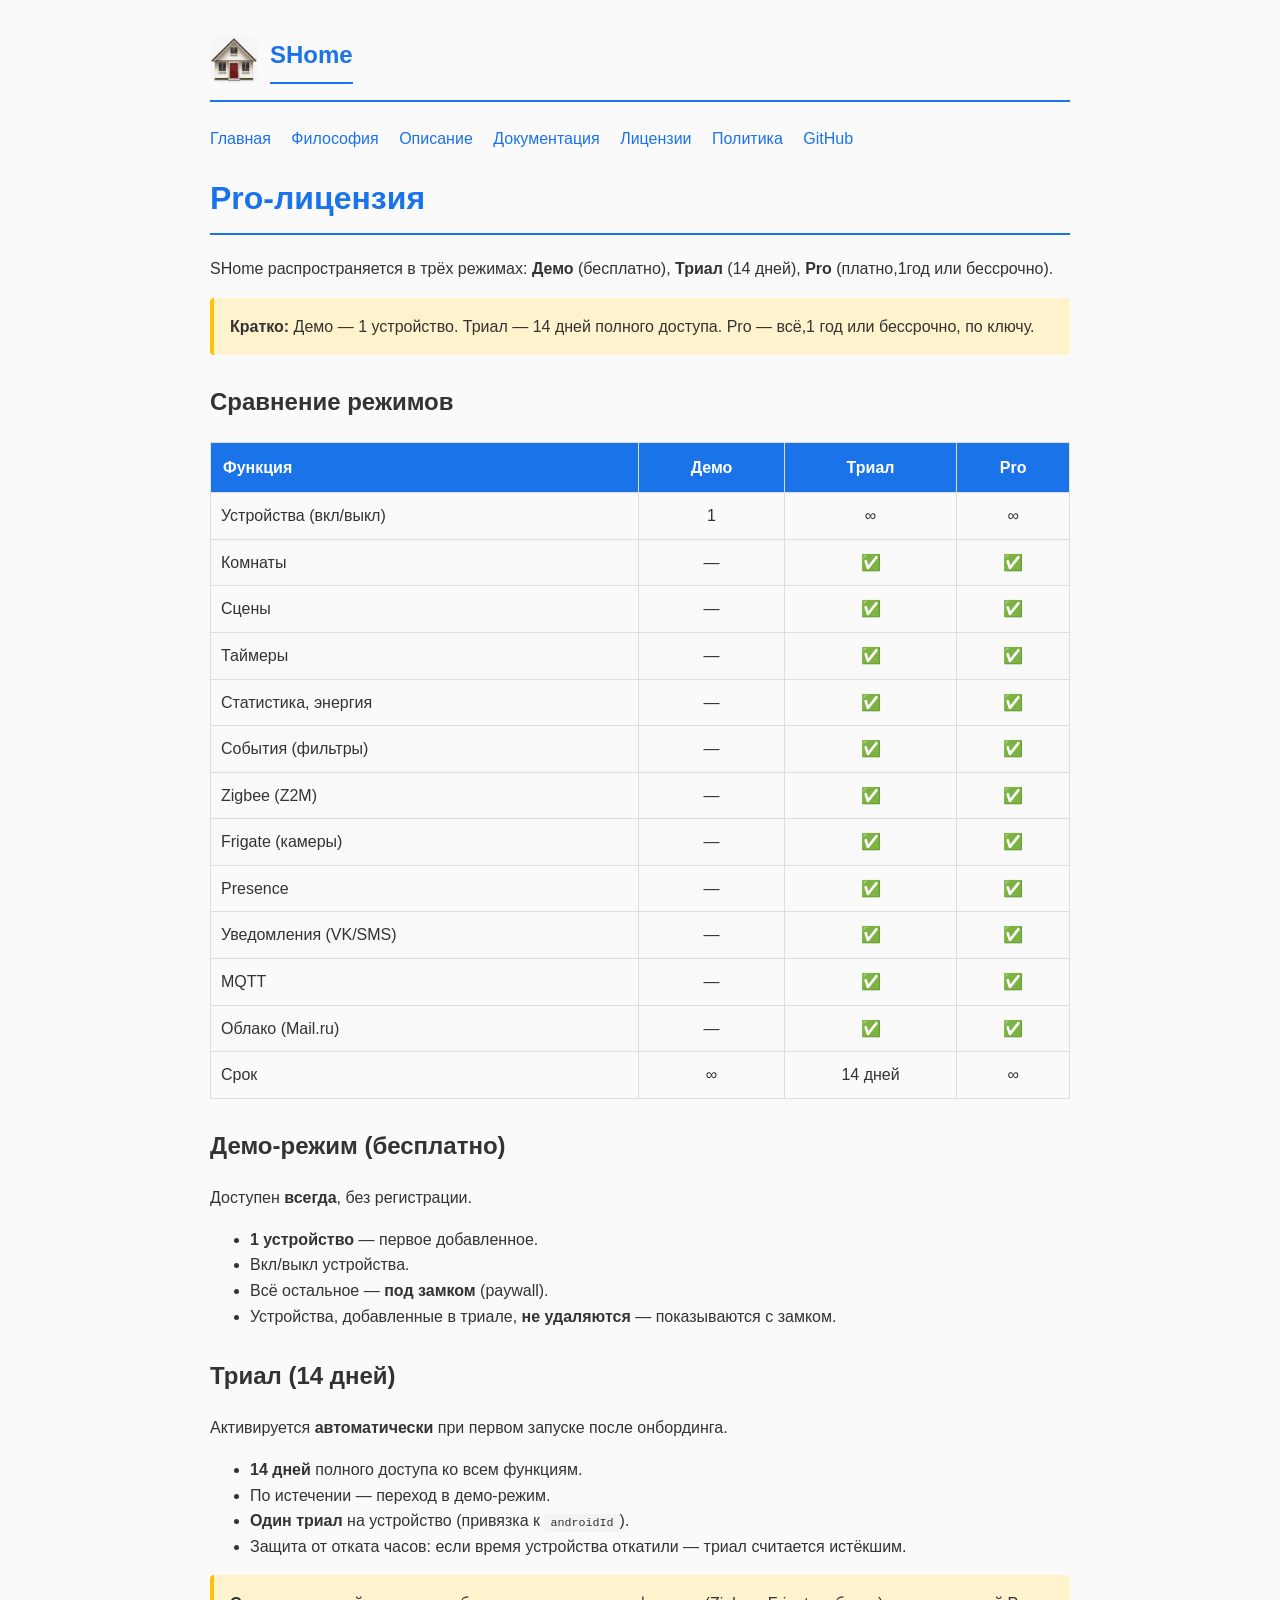
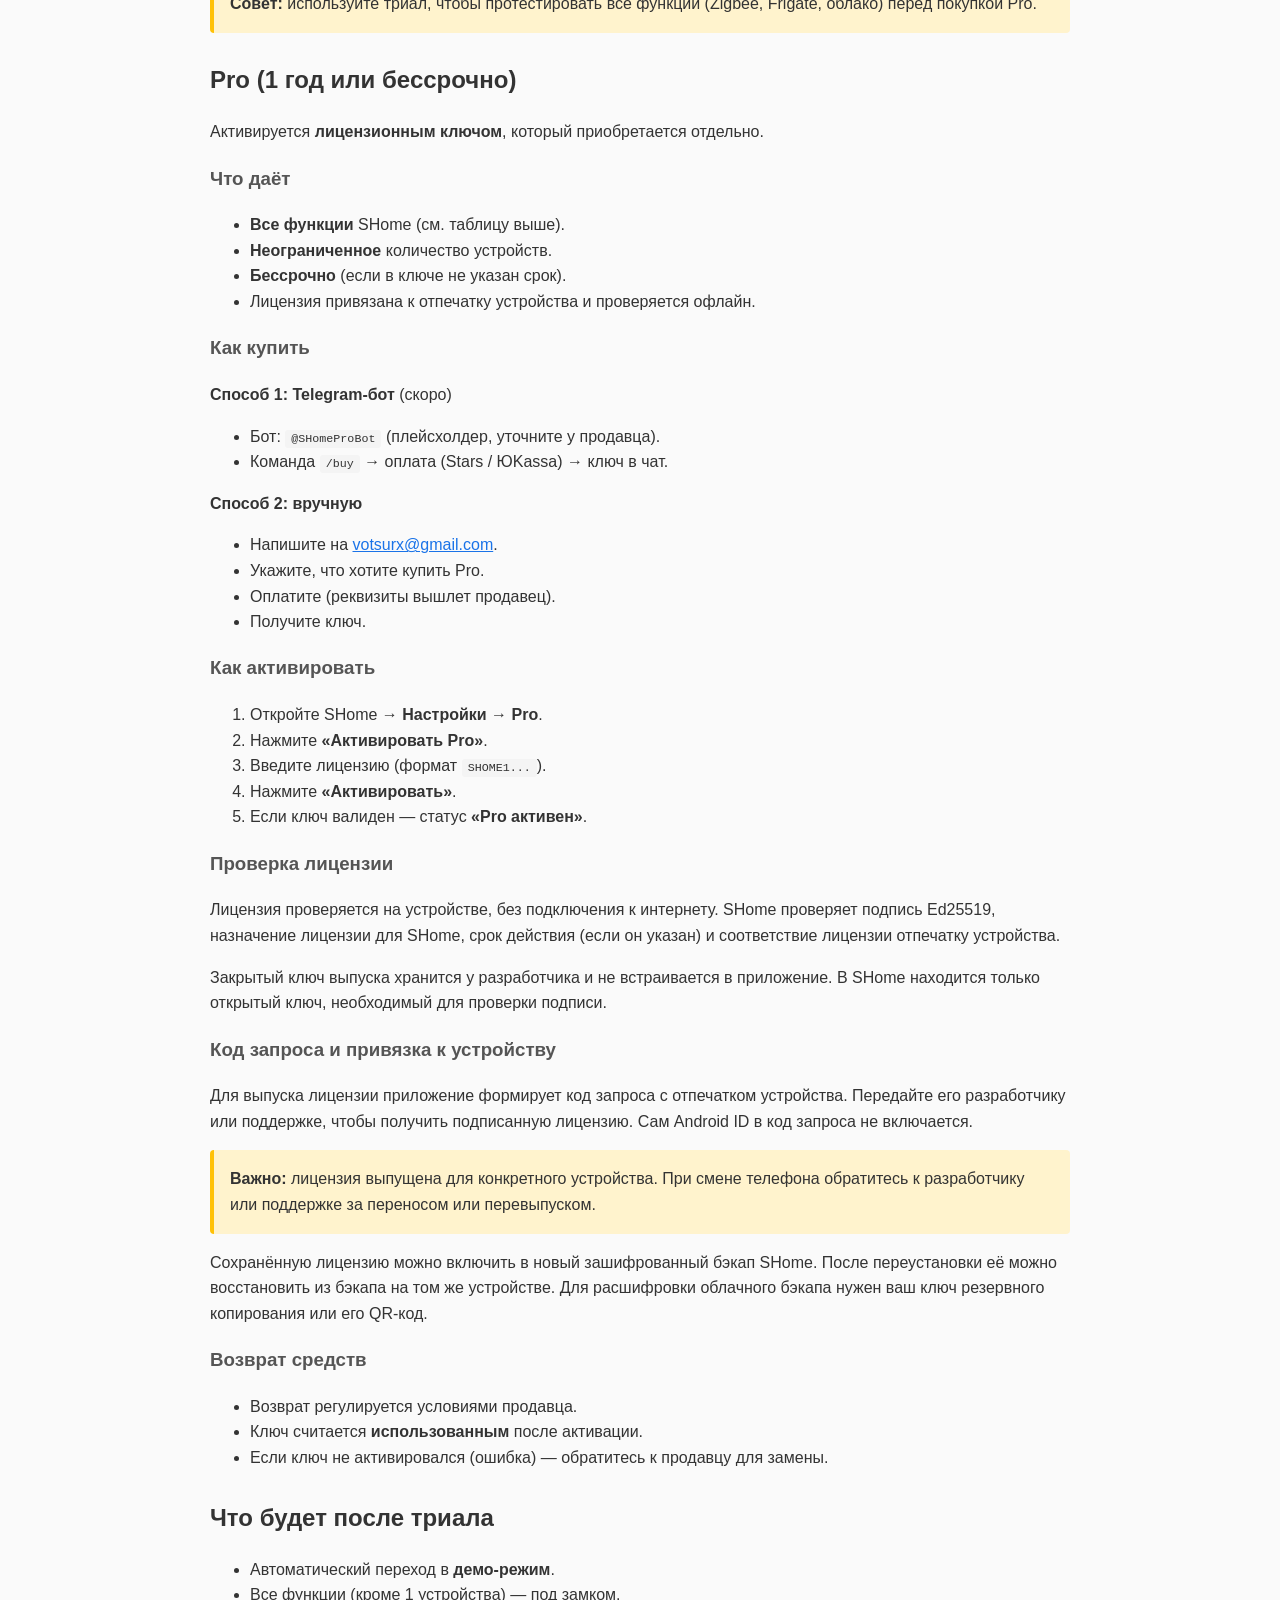
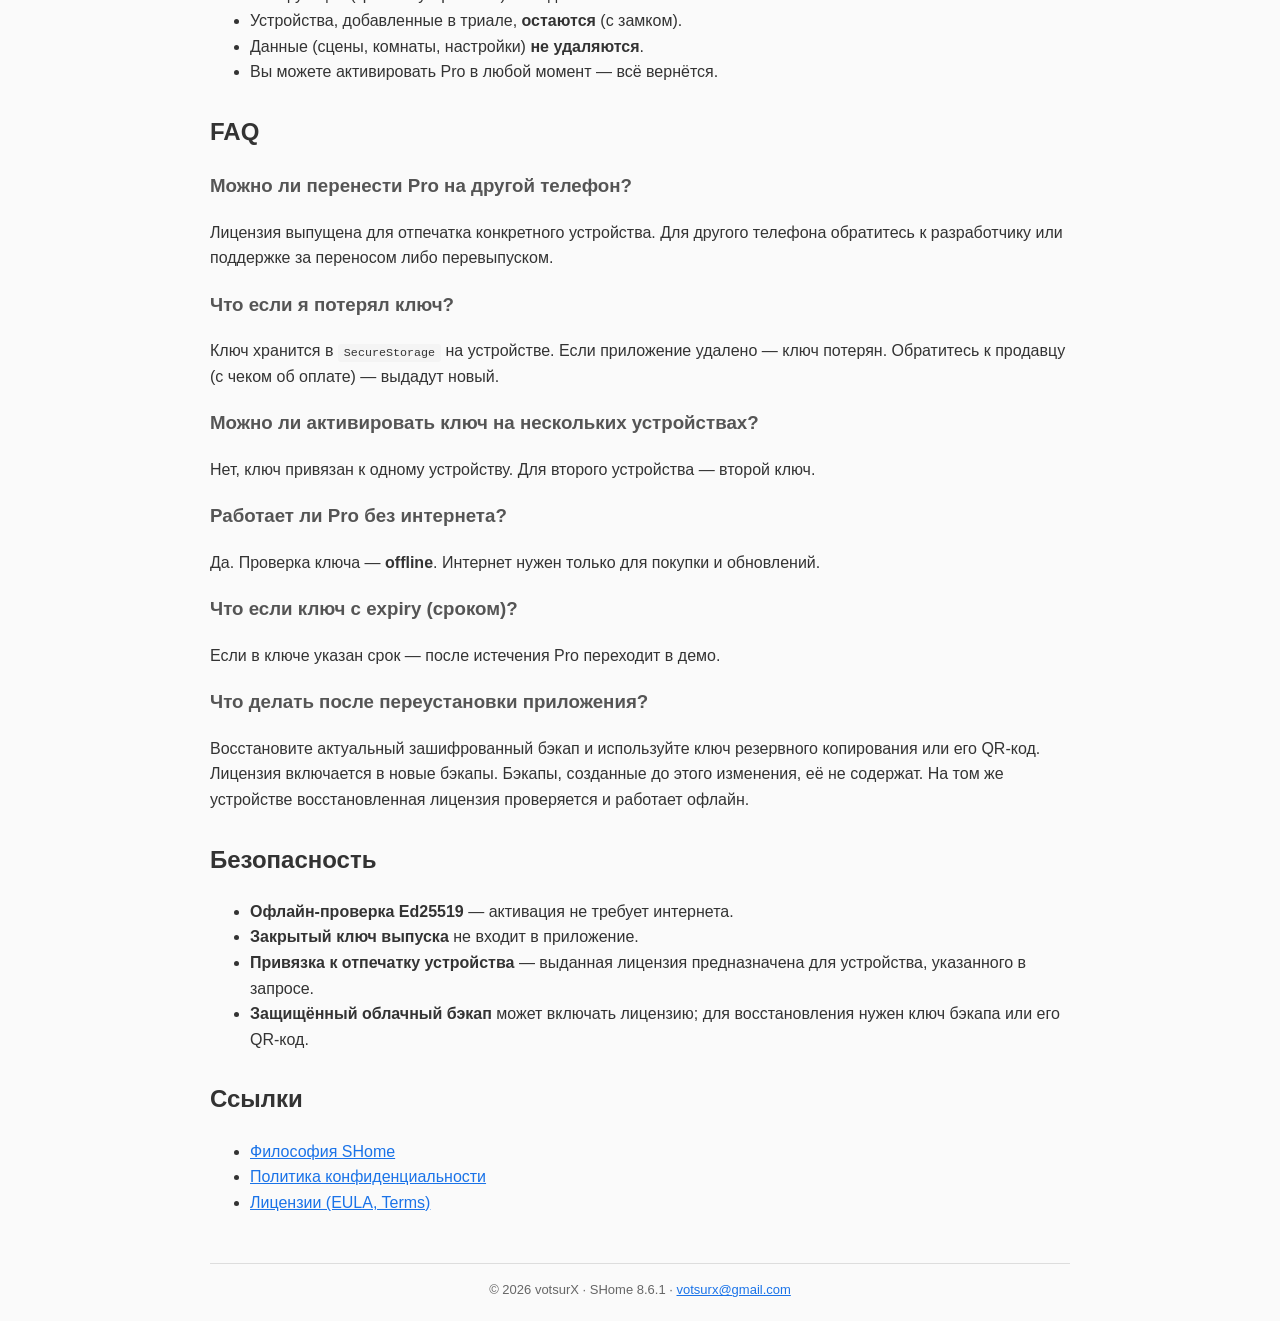
<file: docs/settings/pro.html>
<!DOCTYPE html>
<html lang="ru">
<head>
    <meta charset="UTF-8">
    <meta name="viewport" content="width=device-width, initial-scale=1.0">
    <title>Pro-лицензия — SHome</title>
    <link rel="stylesheet" href="../assets/style.css">
</head>
<body>
<header>
    <a href="../index.html" style="display:flex;align-items:center;gap:12px;text-decoration:none;">
        <img src="../assets/logo.png" alt="SHome" onerror="this.style.display='none'">
        <h1>SHome</h1>
    </a>
</header>

<nav>
    <a href="../index.html">Главная</a>
    <a href="../philosophy.html">Философия</a>
    <a href="../readme.html">Описание</a>
    <a href="tuya.html">Документация</a>
    <a href="../licenses.html">Лицензии</a>
    <a href="../privacy.html">Политика</a>
    <a href="https://github.com/votsurx/SHome-Releases" target="_blank">GitHub</a>
</nav>

<h1>Pro-лицензия</h1>

<p>SHome распространяется в трёх режимах: <strong>Демо</strong> (бесплатно), <strong>Триал</strong> (14 дней), <strong>Pro</strong> (платно,1год или бессрочно).</p>

<div class="highlight">
    <strong>Кратко:</strong> Демо — 1 устройство. Триал — 14 дней полного доступа. Pro — всё,1 год или бессрочно, по ключу.
</div>

<h2>Сравнение режимов</h2>

<table style="width:100%; border-collapse:collapse; margin:16px 0;">
    <thead>
    <tr style="background:#1a73e8; color:white;">
        <th style="padding:12px; text-align:left; border:1px solid #ddd;">Функция</th>
        <th style="padding:12px; text-align:center; border:1px solid #ddd;">Демо</th>
        <th style="padding:12px; text-align:center; border:1px solid #ddd;">Триал</th>
        <th style="padding:12px; text-align:center; border:1px solid #ddd;">Pro</th>
    </tr>
    </thead>
    <tbody>
    <tr>
        <td style="padding:10px; border:1px solid #ddd;">Устройства (вкл/выкл)</td>
        <td style="padding:10px; text-align:center; border:1px solid #ddd;">1</td>
        <td style="padding:10px; text-align:center; border:1px solid #ddd;">∞</td>
        <td style="padding:10px; text-align:center; border:1px solid #ddd;">∞</td>
    </tr>
    <tr style="background:#f9f9f9;">
        <td style="padding:10px; border:1px solid #ddd;">Комнаты</td>
        <td style="padding:10px; text-align:center; border:1px solid #ddd;">—</td>
        <td style="padding:10px; text-align:center; border:1px solid #ddd;">✅</td>
        <td style="padding:10px; text-align:center; border:1px solid #ddd;">✅</td>
    </tr>
    <tr>
        <td style="padding:10px; border:1px solid #ddd;">Сцены</td>
        <td style="padding:10px; text-align:center; border:1px solid #ddd;">—</td>
        <td style="padding:10px; text-align:center; border:1px solid #ddd;">✅</td>
        <td style="padding:10px; text-align:center; border:1px solid #ddd;">✅</td>
    </tr>
    <tr style="background:#f9f9f9;">
        <td style="padding:10px; border:1px solid #ddd;">Таймеры</td>
        <td style="padding:10px; text-align:center; border:1px solid #ddd;">—</td>
        <td style="padding:10px; text-align:center; border:1px solid #ddd;">✅</td>
        <td style="padding:10px; text-align:center; border:1px solid #ddd;">✅</td>
    </tr>
    <tr>
        <td style="padding:10px; border:1px solid #ddd;">Статистика, энергия</td>
        <td style="padding:10px; text-align:center; border:1px solid #ddd;">—</td>
        <td style="padding:10px; text-align:center; border:1px solid #ddd;">✅</td>
        <td style="padding:10px; text-align:center; border:1px solid #ddd;">✅</td>
    </tr>
    <tr style="background:#f9f9f9;">
        <td style="padding:10px; border:1px solid #ddd;">События (фильтры)</td>
        <td style="padding:10px; text-align:center; border:1px solid #ddd;">—</td>
        <td style="padding:10px; text-align:center; border:1px solid #ddd;">✅</td>
        <td style="padding:10px; text-align:center; border:1px solid #ddd;">✅</td>
    </tr>
    <tr>
        <td style="padding:10px; border:1px solid #ddd;">Zigbee (Z2M)</td>
        <td style="padding:10px; text-align:center; border:1px solid #ddd;">—</td>
        <td style="padding:10px; text-align:center; border:1px solid #ddd;">✅</td>
        <td style="padding:10px; text-align:center; border:1px solid #ddd;">✅</td>
    </tr>
    <tr style="background:#f9f9f9;">
        <td style="padding:10px; border:1px solid #ddd;">Frigate (камеры)</td>
        <td style="padding:10px; text-align:center; border:1px solid #ddd;">—</td>
        <td style="padding:10px; text-align:center; border:1px solid #ddd;">✅</td>
        <td style="padding:10px; text-align:center; border:1px solid #ddd;">✅</td>
    </tr>
    <tr>
        <td style="padding:10px; border:1px solid #ddd;">Presence</td>
        <td style="padding:10px; text-align:center; border:1px solid #ddd;">—</td>
        <td style="padding:10px; text-align:center; border:1px solid #ddd;">✅</td>
        <td style="padding:10px; text-align:center; border:1px solid #ddd;">✅</td>
    </tr>
    <tr style="background:#f9f9f9;">
        <td style="padding:10px; border:1px solid #ddd;">Уведомления (VK/SMS)</td>
        <td style="padding:10px; text-align:center; border:1px solid #ddd;">—</td>
        <td style="padding:10px; text-align:center; border:1px solid #ddd;">✅</td>
        <td style="padding:10px; text-align:center; border:1px solid #ddd;">✅</td>
    </tr>
    <tr>
        <td style="padding:10px; border:1px solid #ddd;">MQTT</td>
        <td style="padding:10px; text-align:center; border:1px solid #ddd;">—</td>
        <td style="padding:10px; text-align:center; border:1px solid #ddd;">✅</td>
        <td style="padding:10px; text-align:center; border:1px solid #ddd;">✅</td>
    </tr>
    <tr style="background:#f9f9f9;">
        <td style="padding:10px; border:1px solid #ddd;">Облако (Mail.ru)</td>
        <td style="padding:10px; text-align:center; border:1px solid #ddd;">—</td>
        <td style="padding:10px; text-align:center; border:1px solid #ddd;">✅</td>
        <td style="padding:10px; text-align:center; border:1px solid #ddd;">✅</td>
    </tr>
    <tr>
        <td style="padding:10px; border:1px solid #ddd;">Срок</td>
        <td style="padding:10px; text-align:center; border:1px solid #ddd;">∞</td>
        <td style="padding:10px; text-align:center; border:1px solid #ddd;">14 дней</td>
        <td style="padding:10px; text-align:center; border:1px solid #ddd;">∞</td>
    </tr>
    </tbody>
</table>

<h2>Демо-режим (бесплатно)</h2>

<p>Доступен <strong>всегда</strong>, без регистрации.</p>

<ul>
    <li><strong>1 устройство</strong> — первое добавленное.</li>
    <li>Вкл/выкл устройства.</li>
    <li>Всё остальное — <strong>под замком</strong> (paywall).</li>
    <li>Устройства, добавленные в триале, <strong>не удаляются</strong> — показываются с замком.</li>
</ul>

<h2>Триал (14 дней)</h2>

<p>Активируется <strong>автоматически</strong> при первом запуске после онбординга.</p>

<ul>
    <li><strong>14 дней</strong> полного доступа ко всем функциям.</li>
    <li>По истечении — переход в демо-режим.</li>
    <li><strong>Один триал</strong> на устройство (привязка к <code>androidId</code>).</li>
    <li>Защита от отката часов: если время устройства откатили — триал считается истёкшим.</li>
</ul>

<div class="highlight">
    <strong>Совет:</strong> используйте триал, чтобы протестировать все функции (Zigbee, Frigate, облако) перед покупкой Pro.
</div>

<h2>Pro (1 год или бессрочно)</h2>

<p>Активируется <strong>лицензионным ключом</strong>, который приобретается отдельно.</p>

<h3>Что даёт</h3>
<ul>
    <li><strong>Все функции</strong> SHome (см. таблицу выше).</li>
    <li><strong>Неограниченное</strong> количество устройств.</li>
    <li><strong>Бессрочно</strong> (если в ключе не указан срок).</li>
    <li>Лицензия привязана к отпечатку устройства и проверяется офлайн.</li>
</ul>

<h3>Как купить</h3>

<p><strong>Способ 1: Telegram-бот</strong> (скоро)</p>
<ul>
    <li>Бот: <code>@SHomeProBot</code> (плейсхолдер, уточните у продавца).</li>
    <li>Команда <code>/buy</code> → оплата (Stars / ЮKassa) → ключ в чат.</li>
</ul>

<p><strong>Способ 2: вручную</strong></p>
<ul>
    <li>Напишите на <a href="mailto:votsurx@gmail.com">votsurx@gmail.com</a>.</li>
    <li>Укажите, что хотите купить Pro.</li>
    <li>Оплатите (реквизиты вышлет продавец).</li>
    <li>Получите ключ.</li>
</ul>

<h3>Как активировать</h3>

<ol>
    <li>Откройте SHome → <strong>Настройки</strong> → <strong>Pro</strong>.</li>
    <li>Нажмите <strong>«Активировать Pro»</strong>.</li>
    <li>Введите лицензию (формат <code>SHOME1...</code>).</li>
    <li>Нажмите <strong>«Активировать»</strong>.</li>
    <li>Если ключ валиден — статус <strong>«Pro активен»</strong>.</li>
</ol>

<h3>Проверка лицензии</h3>

<p>
    Лицензия проверяется на устройстве, без подключения к интернету.
    SHome проверяет подпись Ed25519, назначение лицензии для SHome,
    срок действия (если он указан) и соответствие лицензии отпечатку устройства.
</p>

<p>
    Закрытый ключ выпуска хранится у разработчика и не встраивается в приложение.
    В SHome находится только открытый ключ, необходимый для проверки подписи.
</p>

<h3>Код запроса и привязка к устройству</h3>

<p>
    Для выпуска лицензии приложение формирует код запроса с отпечатком устройства.
    Передайте его разработчику или поддержке, чтобы получить подписанную лицензию.
    Сам Android ID в код запроса не включается.
</p>

<div class="highlight">
    <strong>Важно:</strong> лицензия выпущена для конкретного устройства.
    При смене телефона обратитесь к разработчику или поддержке за переносом
    или перевыпуском.
</div>

<p>
    Сохранённую лицензию можно включить в новый зашифрованный бэкап SHome.
    После переустановки её можно восстановить из бэкапа на том же устройстве.
    Для расшифровки облачного бэкапа нужен ваш ключ резервного копирования
    или его QR-код.
</p>

<h3>Возврат средств</h3>

<ul>
    <li>Возврат регулируется условиями продавца.</li>
    <li>Ключ считается <strong>использованным</strong> после активации.</li>
    <li>Если ключ не активировался (ошибка) — обратитесь к продавцу для замены.</li>
</ul>

<h2>Что будет после триала</h2>

<ul>
    <li>Автоматический переход в <strong>демо-режим</strong>.</li>
    <li>Все функции (кроме 1 устройства) — под замком.</li>
    <li>Устройства, добавленные в триале, <strong>остаются</strong> (с замком).</li>
    <li>Данные (сцены, комнаты, настройки) <strong>не удаляются</strong>.</li>
    <li>Вы можете активировать Pro в любой момент — всё вернётся.</li>
</ul>

<h2>FAQ</h2>

<h3>Можно ли перенести Pro на другой телефон?</h3>
<p>
    Лицензия выпущена для отпечатка конкретного устройства. Для другого
    телефона обратитесь к разработчику или поддержке за переносом
    либо перевыпуском.
</p>

<h3>Что если я потерял ключ?</h3>
<p>Ключ хранится в <code>SecureStorage</code> на устройстве. Если приложение удалено — ключ потерян. Обратитесь к продавцу (с чеком об оплате) — выдадут новый.</p>

<h3>Можно ли активировать ключ на нескольких устройствах?</h3>
<p>Нет, ключ привязан к одному устройству. Для второго устройства — второй ключ.</p>

<h3>Работает ли Pro без интернета?</h3>
<p>Да. Проверка ключа — <strong>offline</strong>. Интернет нужен только для покупки и обновлений.</p>

<h3>Что если ключ с expiry (сроком)?</h3>
<p>Если в ключе указан срок — после истечения Pro переходит в демо.</p>

<h3>Что делать после переустановки приложения?</h3>
<p>
    Восстановите актуальный зашифрованный бэкап и используйте ключ резервного
    копирования или его QR-код. Лицензия включается в новые бэкапы. Бэкапы,
    созданные до этого изменения, её не содержат. На том же устройстве
    восстановленная лицензия проверяется и работает офлайн.
</p>

<h2>Безопасность</h2>

<ul>
    <li><strong>Офлайн-проверка Ed25519</strong> — активация не требует интернета.</li>
    <li><strong>Закрытый ключ выпуска</strong> не входит в приложение.</li>
    <li><strong>Привязка к отпечатку устройства</strong> — выданная лицензия предназначена для устройства, указанного в запросе.</li>
    <li><strong>Защищённый облачный бэкап</strong> может включать лицензию; для восстановления нужен ключ бэкапа или его QR-код.</li>
</ul>

<h2>Ссылки</h2>
<ul>
    <li><a href="../philosophy.html">Философия SHome</a></li>
    <li><a href="../privacy.html">Политика конфиденциальности</a></li>
    <li><a href="../licenses.html">Лицензии (EULA, Terms)</a></li>
</ul>

<footer>
    © 2026 votsurX · SHome 8.6.1 · <a href="mailto:votsurx@gmail.com">votsurx@gmail.com</a>
</footer>
</body>
</html>
</file>
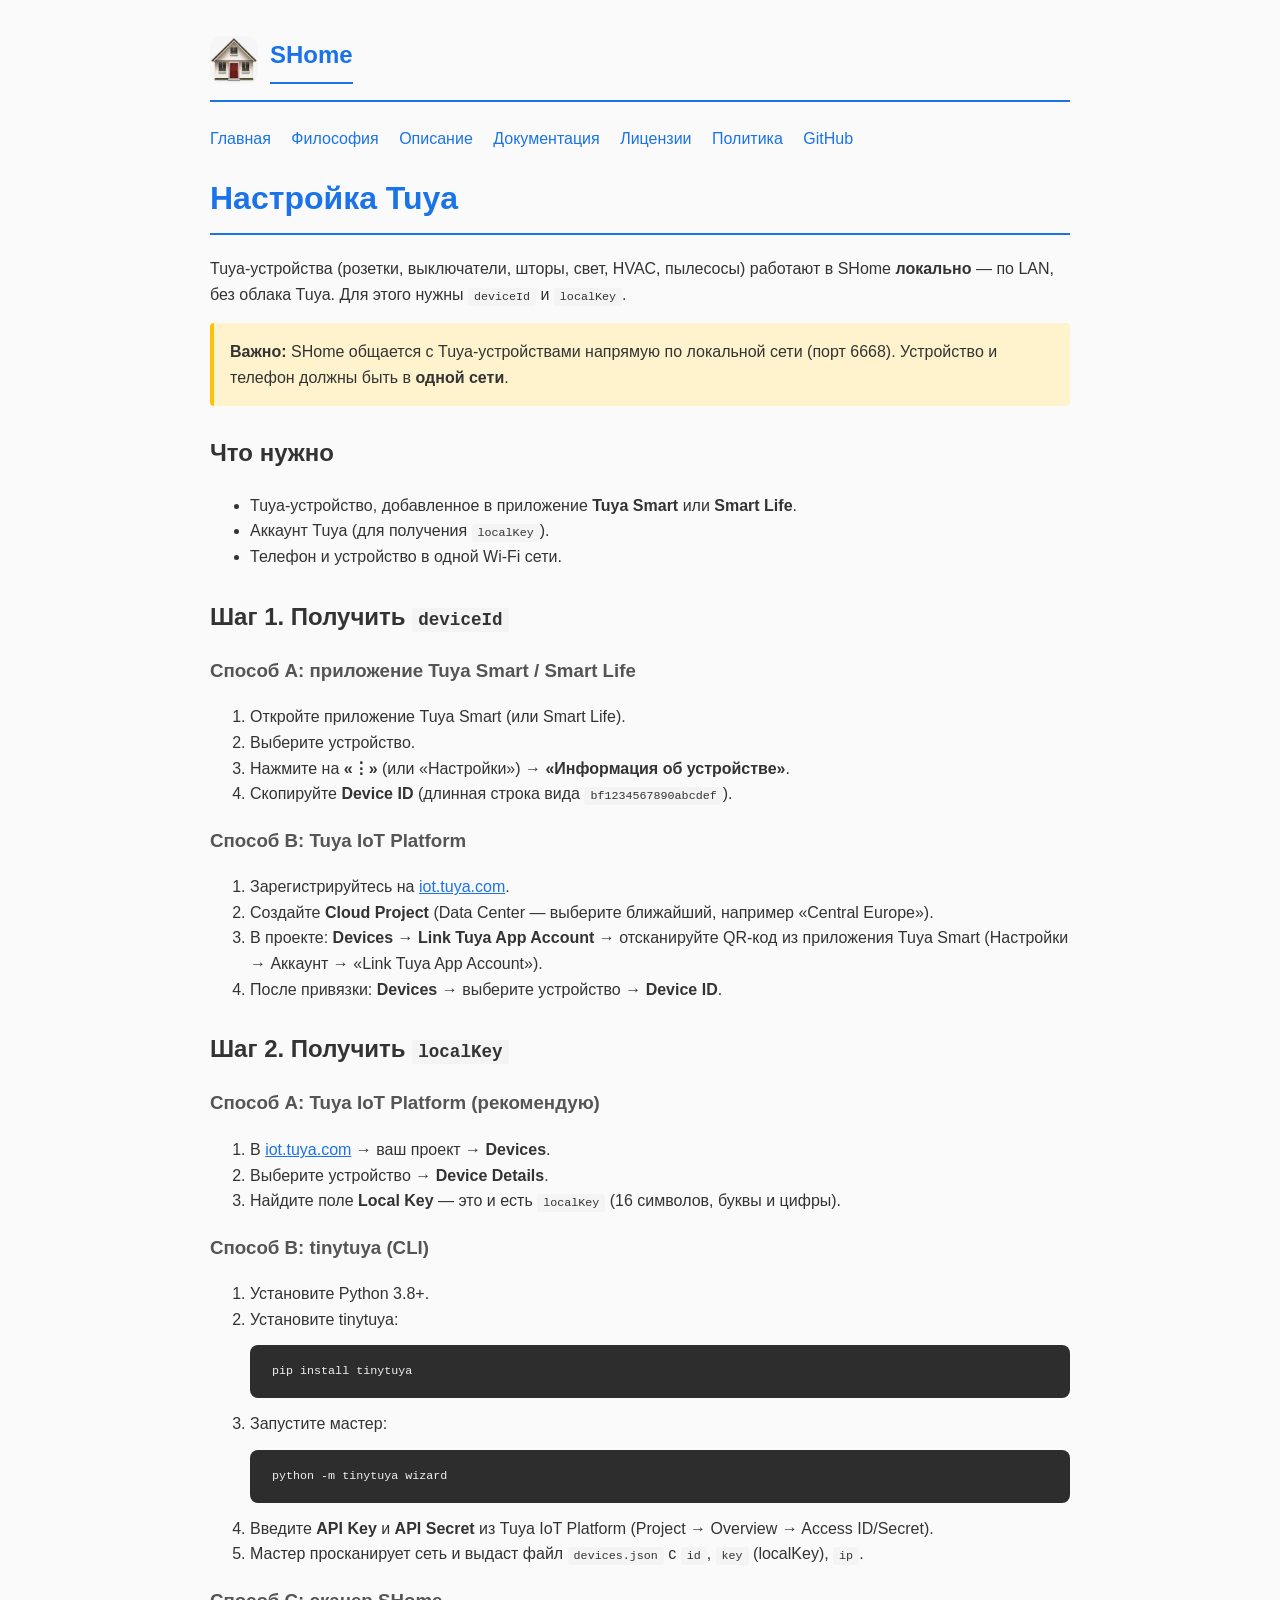
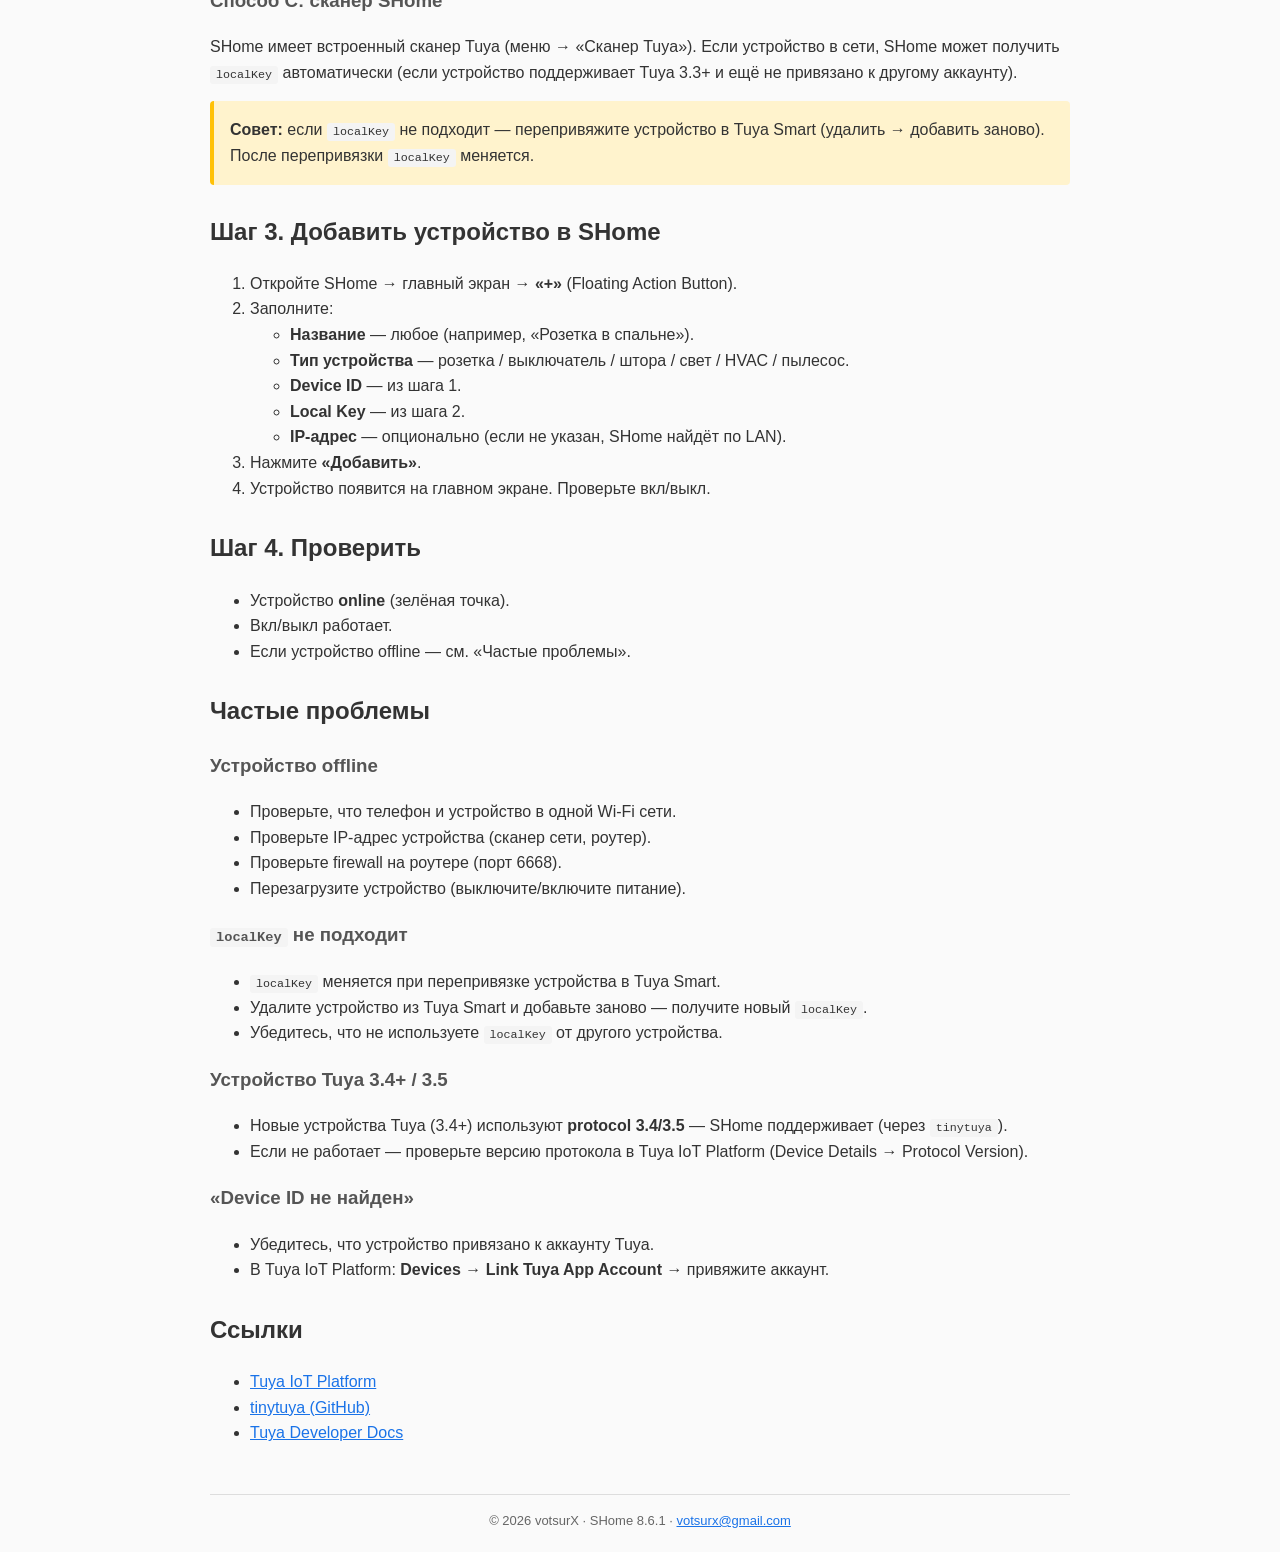
<file: docs/settings/tuya.html>
<!DOCTYPE html>
<html lang="ru">
<head>
    <meta charset="UTF-8">
    <meta name="viewport" content="width=device-width, initial-scale=1.0">
    <title>Настройка Tuya — SHome</title>
    <link rel="stylesheet" href="../assets/style.css">
</head>
<body>
<header>
    <a href="../index.html" style="display:flex;align-items:center;gap:12px;text-decoration:none;">
        <img src="../assets/logo.png" alt="SHome" onerror="this.style.display='none'">
        <h1>SHome</h1>
    </a>
</header>

<nav>
    <a href="../index.html">Главная</a>
    <a href="../philosophy.html">Философия</a>
    <a href="../readme.html">Описание</a>
    <a href="tuya.html">Документация</a>
    <a href="../licenses.html">Лицензии</a>
    <a href="../privacy.html">Политика</a>
    <a href="https://github.com/votsurx/SHome-Releases" target="_blank">GitHub</a>
</nav>

<h1>Настройка Tuya</h1>

<p>Tuya-устройства (розетки, выключатели, шторы, свет, HVAC, пылесосы) работают в SHome <strong>локально</strong> — по LAN, без облака Tuya. Для этого нужны <code>deviceId</code> и <code>localKey</code>.</p>

<div class="highlight">
    <strong>Важно:</strong> SHome общается с Tuya-устройствами напрямую по локальной сети (порт 6668). Устройство и телефон должны быть в <strong>одной сети</strong>.
</div>

<h2>Что нужно</h2>
<ul>
    <li>Tuya-устройство, добавленное в приложение <strong>Tuya Smart</strong> или <strong>Smart Life</strong>.</li>
    <li>Аккаунт Tuya (для получения <code>localKey</code>).</li>
    <li>Телефон и устройство в одной Wi-Fi сети.</li>
</ul>

<h2>Шаг 1. Получить <code>deviceId</code></h2>

<h3>Способ A: приложение Tuya Smart / Smart Life</h3>
<ol>
    <li>Откройте приложение Tuya Smart (или Smart Life).</li>
    <li>Выберите устройство.</li>
    <li>Нажмите на <strong>«⋮»</strong> (или «Настройки») → <strong>«Информация об устройстве»</strong>.</li>
    <li>Скопируйте <strong>Device ID</strong> (длинная строка вида <code>bf1234567890abcdef</code>).</li>
</ol>

<h3>Способ B: Tuya IoT Platform</h3>
<ol>
    <li>Зарегистрируйтесь на <a href="https://iot.tuya.com" target="_blank">iot.tuya.com</a>.</li>
    <li>Создайте <strong>Cloud Project</strong> (Data Center — выберите ближайший, например «Central Europe»).</li>
    <li>В проекте: <strong>Devices</strong> → <strong>Link Tuya App Account</strong> → отсканируйте QR-код из приложения Tuya Smart (Настройки → Аккаунт → «Link Tuya App Account»).</li>
    <li>После привязки: <strong>Devices</strong> → выберите устройство → <strong>Device ID</strong>.</li>
</ol>

<h2>Шаг 2. Получить <code>localKey</code></h2>

<h3>Способ A: Tuya IoT Platform (рекомендую)</h3>
<ol>
    <li>В <a href="https://iot.tuya.com" target="_blank">iot.tuya.com</a> → ваш проект → <strong>Devices</strong>.</li>
    <li>Выберите устройство → <strong>Device Details</strong>.</li>
    <li>Найдите поле <strong>Local Key</strong> — это и есть <code>localKey</code> (16 символов, буквы и цифры).</li>
</ol>

<h3>Способ B: tinytuya (CLI)</h3>
<ol>
    <li>Установите Python 3.8+.</li>
    <li>Установите tinytuya:
        <pre><code>pip install tinytuya</code></pre>
    </li>
    <li>Запустите мастер:
        <pre><code>python -m tinytuya wizard</code></pre>
    </li>
    <li>Введите <strong>API Key</strong> и <strong>API Secret</strong> из Tuya IoT Platform (Project → Overview → Access ID/Secret).</li>
    <li>Мастер просканирует сеть и выдаст файл <code>devices.json</code> с <code>id</code>, <code>key</code> (localKey), <code>ip</code>.</li>
</ol>

<h3>Способ C: сканер SHome</h3>
<p>SHome имеет встроенный сканер Tuya (меню → «Сканер Tuya»). Если устройство в сети, SHome может получить <code>localKey</code> автоматически (если устройство поддерживает Tuya 3.3+ и ещё не привязано к другому аккаунту).</p>

<div class="highlight">
    <strong>Совет:</strong> если <code>localKey</code> не подходит — перепривяжите устройство в Tuya Smart (удалить → добавить заново). После перепривязки <code>localKey</code> меняется.
</div>

<h2>Шаг 3. Добавить устройство в SHome</h2>
<ol>
    <li>Откройте SHome → главный экран → <strong>«+»</strong> (Floating Action Button).</li>
    <li>Заполните:
        <ul>
            <li><strong>Название</strong> — любое (например, «Розетка в спальне»).</li>
            <li><strong>Тип устройства</strong> — розетка / выключатель / штора / свет / HVAC / пылесос.</li>
            <li><strong>Device ID</strong> — из шага 1.</li>
            <li><strong>Local Key</strong> — из шага 2.</li>
            <li><strong>IP-адрес</strong> — опционально (если не указан, SHome найдёт по LAN).</li>
        </ul>
    </li>
    <li>Нажмите <strong>«Добавить»</strong>.</li>
    <li>Устройство появится на главном экране. Проверьте вкл/выкл.</li>
</ol>

<h2>Шаг 4. Проверить</h2>
<ul>
    <li>Устройство <strong>online</strong> (зелёная точка).</li>
    <li>Вкл/выкл работает.</li>
    <li>Если устройство offline — см. «Частые проблемы».</li>
</ul>

<h2>Частые проблемы</h2>

<h3>Устройство offline</h3>
<ul>
    <li>Проверьте, что телефон и устройство в одной Wi-Fi сети.</li>
    <li>Проверьте IP-адрес устройства (сканер сети, роутер).</li>
    <li>Проверьте firewall на роутере (порт 6668).</li>
    <li>Перезагрузите устройство (выключите/включите питание).</li>
</ul>

<h3><code>localKey</code> не подходит</h3>
<ul>
    <li><code>localKey</code> меняется при перепривязке устройства в Tuya Smart.</li>
    <li>Удалите устройство из Tuya Smart и добавьте заново — получите новый <code>localKey</code>.</li>
    <li>Убедитесь, что не используете <code>localKey</code> от другого устройства.</li>
</ul>

<h3>Устройство Tuya 3.4+ / 3.5</h3>
<ul>
    <li>Новые устройства Tuya (3.4+) используют <strong>protocol 3.4/3.5</strong> — SHome поддерживает (через <code>tinytuya</code>).</li>
    <li>Если не работает — проверьте версию протокола в Tuya IoT Platform (Device Details → Protocol Version).</li>
</ul>

<h3>«Device ID не найден»</h3>
<ul>
    <li>Убедитесь, что устройство привязано к аккаунту Tuya.</li>
    <li>В Tuya IoT Platform: <strong>Devices</strong> → <strong>Link Tuya App Account</strong> → привяжите аккаунт.</li>
</ul>

<h2>Ссылки</h2>
<ul>
    <li><a href="https://iot.tuya.com" target="_blank">Tuya IoT Platform</a></li>
    <li><a href="https://github.com/jasonacox/tinytuya" target="_blank">tinytuya (GitHub)</a></li>
    <li><a href="https://developer.tuya.com/en/docs/iot" target="_blank">Tuya Developer Docs</a></li>
</ul>

<footer>
    © 2026 votsurX · SHome 8.6.1 · <a href="mailto:votsurx@gmail.com">votsurx@gmail.com</a>
</footer>
</body>
</html>
</file>
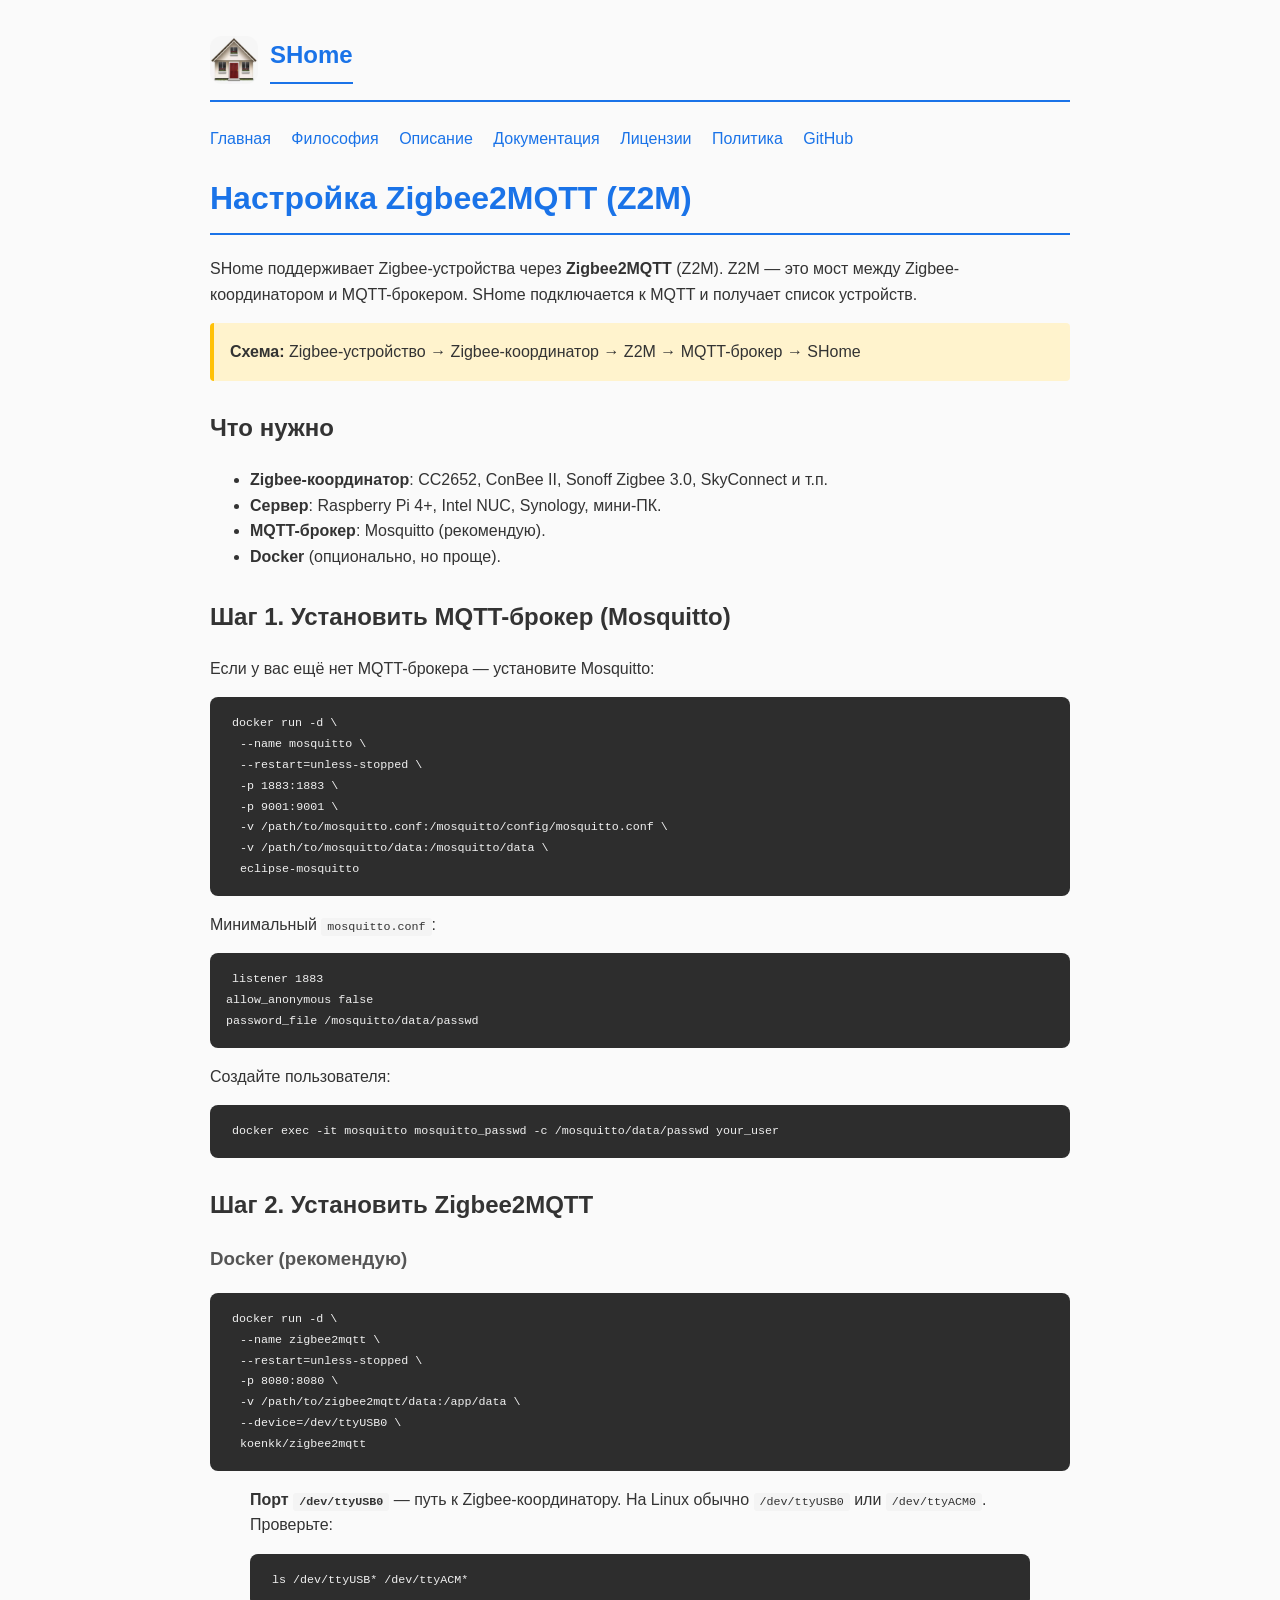
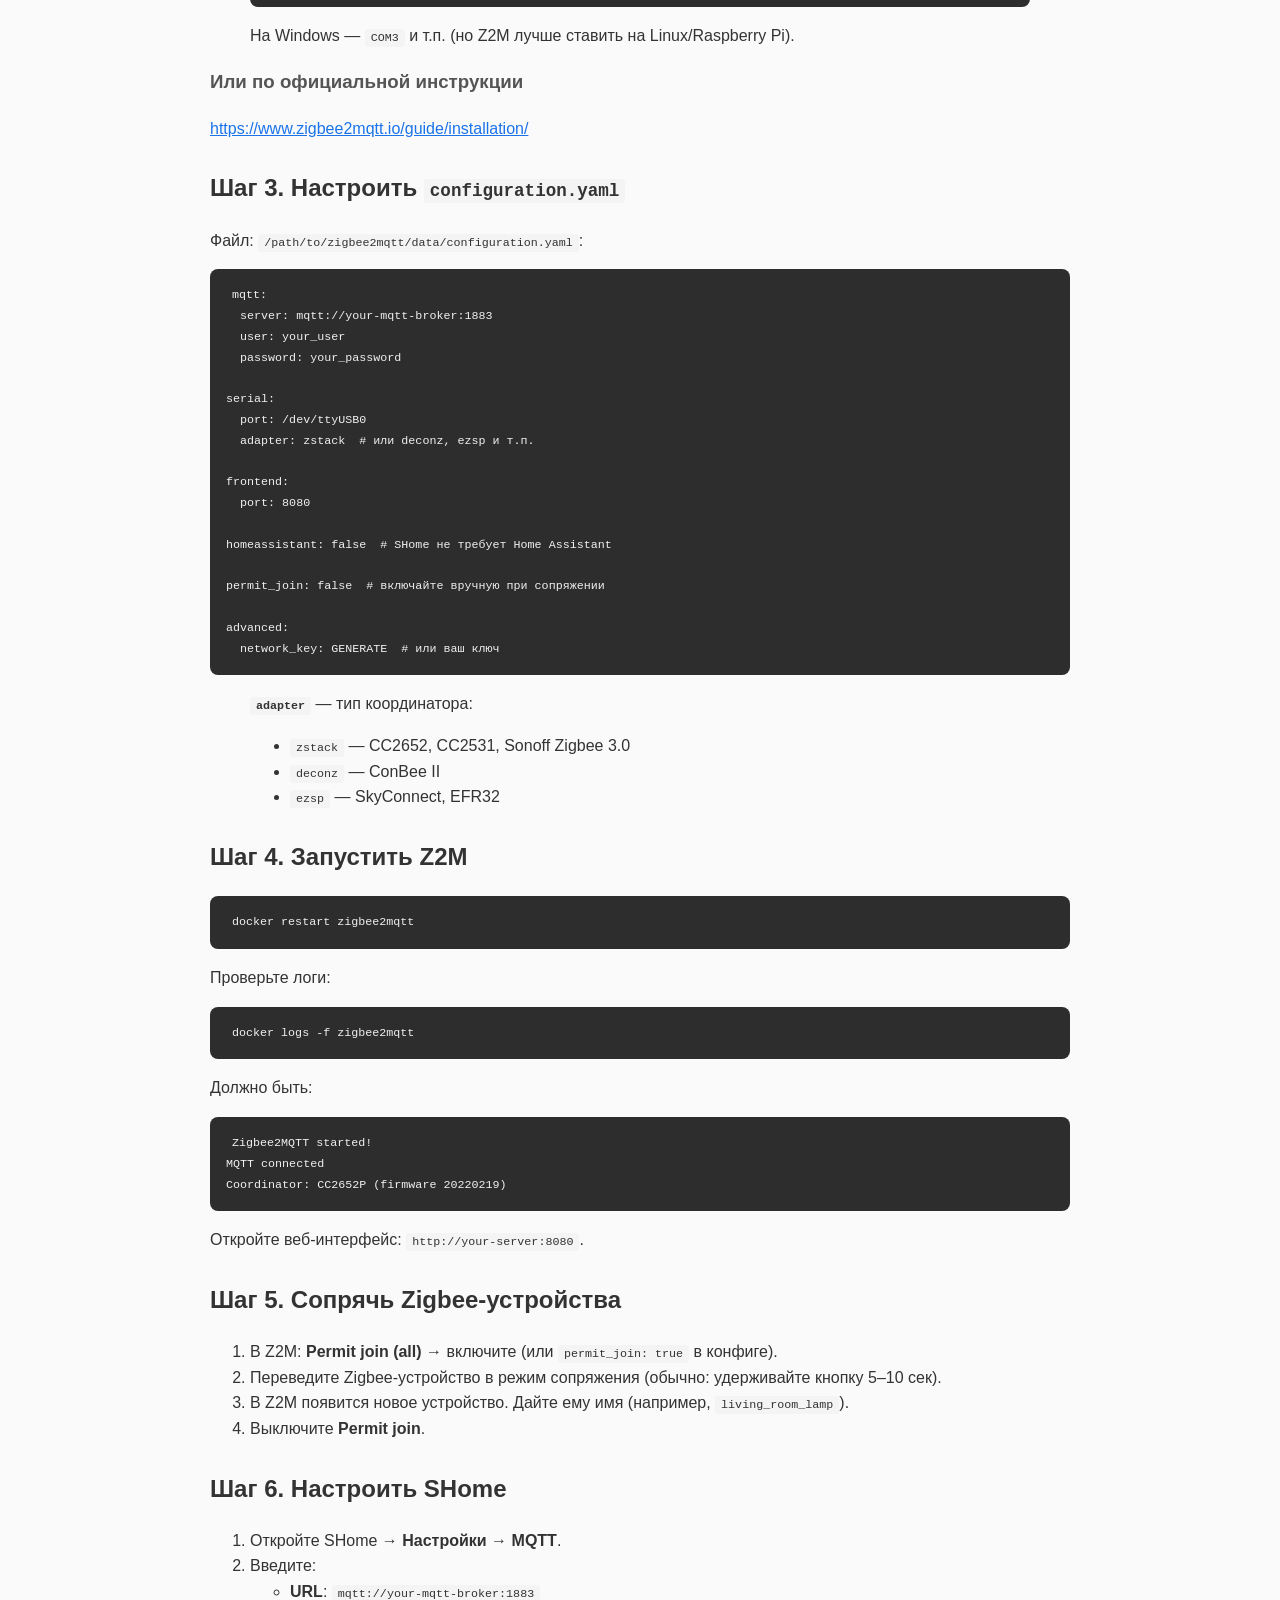
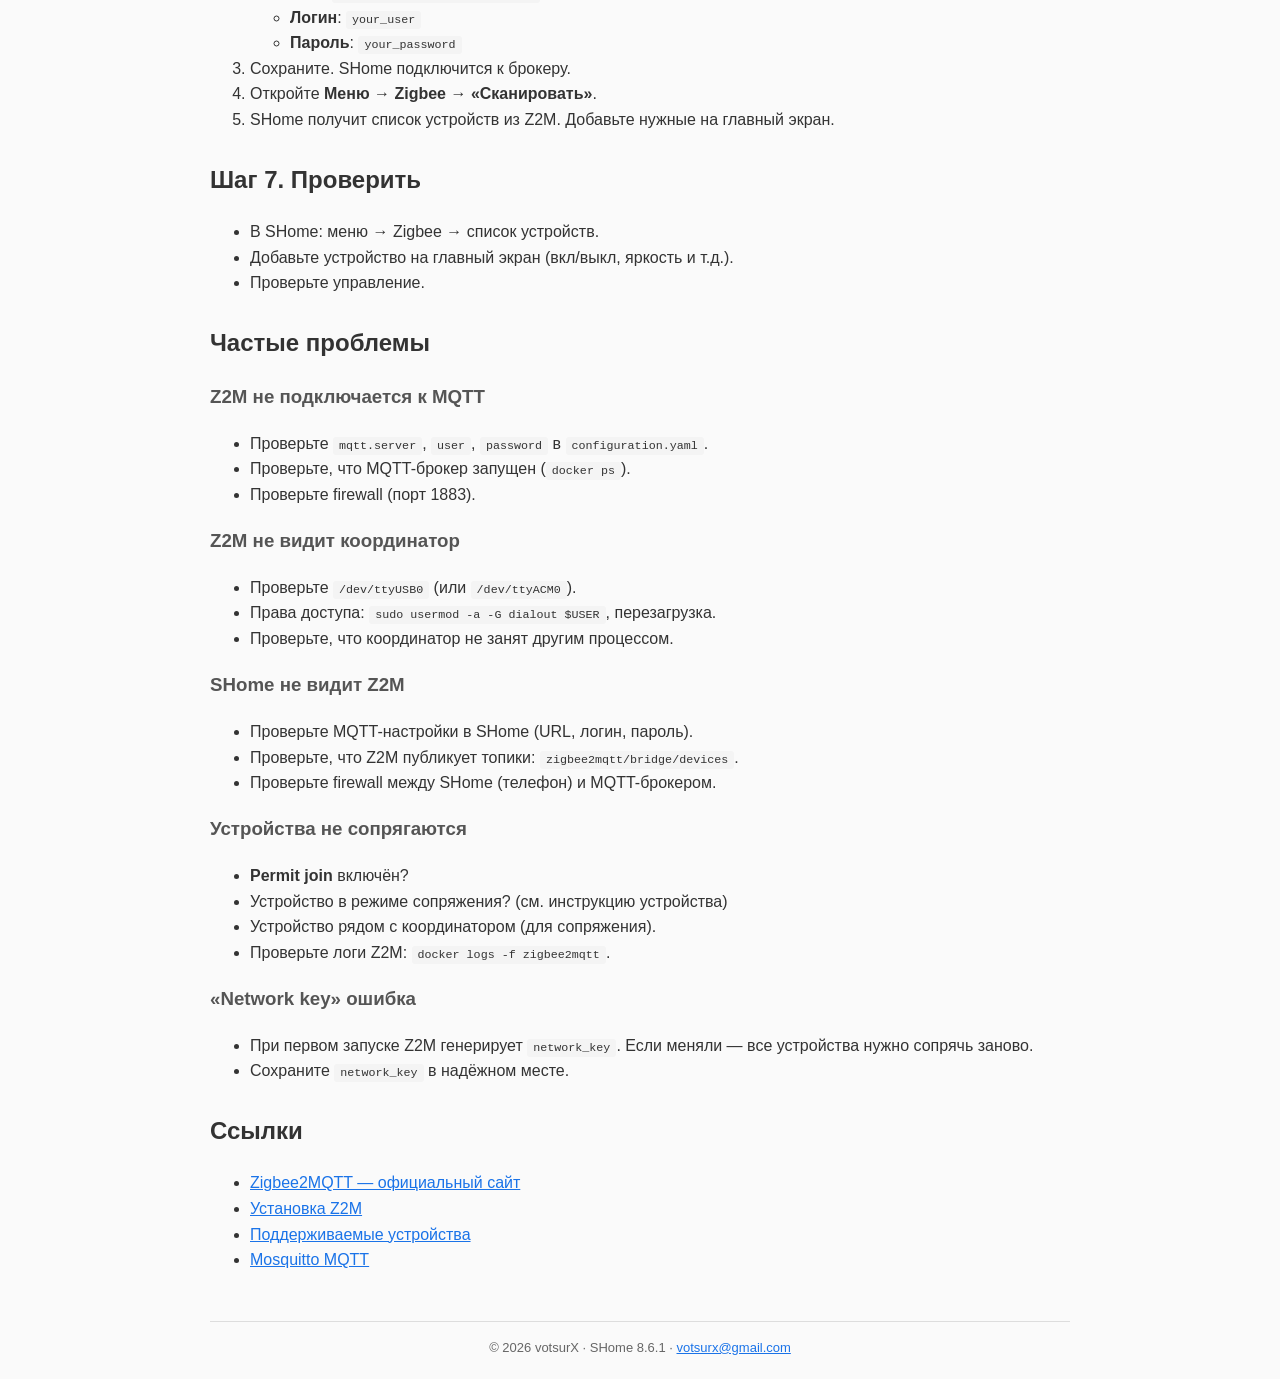
<file: docs/settings/zigbee2mqtt.html>
<!DOCTYPE html>
<html lang="ru">
<head>
    <meta charset="UTF-8">
    <meta name="viewport" content="width=device-width, initial-scale=1.0">
    <title>Настройка Zigbee2MQTT — SHome</title>
    <link rel="stylesheet" href="../assets/style.css">
</head>
<body>
<header>
    <a href="../index.html" style="display:flex;align-items:center;gap:12px;text-decoration:none;">
        <img src="../assets/logo.png" alt="SHome" onerror="this.style.display='none'">
        <h1>SHome</h1>
    </a>
</header>

<nav>
    <a href="../index.html">Главная</a>
    <a href="../philosophy.html">Философия</a>
    <a href="../readme.html">Описание</a>
    <a href="tuya.html">Документация</a>
    <a href="../licenses.html">Лицензии</a>
    <a href="../privacy.html">Политика</a>
    <a href="https://github.com/votsurx/SHome-Releases" target="_blank">GitHub</a>
</nav>

<h1>Настройка Zigbee2MQTT (Z2M)</h1>

<p>SHome поддерживает Zigbee-устройства через <strong>Zigbee2MQTT</strong> (Z2M). Z2M — это мост между Zigbee-координатором и MQTT-брокером. SHome подключается к MQTT и получает список устройств.</p>

<div class="highlight">
    <strong>Схема:</strong> Zigbee-устройство → Zigbee-координатор → Z2M → MQTT-брокер → SHome
</div>

<h2>Что нужно</h2>
<ul>
    <li><strong>Zigbee-координатор</strong>: CC2652, ConBee II, Sonoff Zigbee 3.0, SkyConnect и т.п.</li>
    <li><strong>Сервер</strong>: Raspberry Pi 4+, Intel NUC, Synology, мини-ПК.</li>
    <li><strong>MQTT-брокер</strong>: Mosquitto (рекомендую).</li>
    <li><strong>Docker</strong> (опционально, но проще).</li>
</ul>

<h2>Шаг 1. Установить MQTT-брокер (Mosquitto)</h2>

<p>Если у вас ещё нет MQTT-брокера — установите Mosquitto:</p>

<pre><code>docker run -d \
  --name mosquitto \
  --restart=unless-stopped \
  -p 1883:1883 \
  -p 9001:9001 \
  -v /path/to/mosquitto.conf:/mosquitto/config/mosquitto.conf \
  -v /path/to/mosquitto/data:/mosquitto/data \
  eclipse-mosquitto</code></pre>

<p>Минимальный <code>mosquitto.conf</code>:</p>
<pre><code>listener 1883
allow_anonymous false
password_file /mosquitto/data/passwd</code></pre>

<p>Создайте пользователя:</p>
<pre><code>docker exec -it mosquitto mosquitto_passwd -c /mosquitto/data/passwd your_user</code></pre>

<h2>Шаг 2. Установить Zigbee2MQTT</h2>

<h3>Docker (рекомендую)</h3>
<pre><code>docker run -d \
  --name zigbee2mqtt \
  --restart=unless-stopped \
  -p 8080:8080 \
  -v /path/to/zigbee2mqtt/data:/app/data \
  --device=/dev/ttyUSB0 \
  koenkk/zigbee2mqtt</code></pre>

<blockquote>
    <p><strong>Порт <code>/dev/ttyUSB0</code></strong> — путь к Zigbee-координатору. На Linux обычно <code>/dev/ttyUSB0</code> или <code>/dev/ttyACM0</code>. Проверьте:</p>
    <pre><code>ls /dev/ttyUSB* /dev/ttyACM*</code></pre>
    <p>На Windows — <code>COM3</code> и т.п. (но Z2M лучше ставить на Linux/Raspberry Pi).</p>
</blockquote>

<h3>Или по официальной инструкции</h3>
<p><a href="https://www.zigbee2mqtt.io/guide/installation/" target="_blank">https://www.zigbee2mqtt.io/guide/installation/</a></p>

<h2>Шаг 3. Настроить <code>configuration.yaml</code></h2>

<p>Файл: <code>/path/to/zigbee2mqtt/data/configuration.yaml</code>:</p>

<pre><code>mqtt:
  server: mqtt://your-mqtt-broker:1883
  user: your_user
  password: your_password

serial:
  port: /dev/ttyUSB0
  adapter: zstack  # или deconz, ezsp и т.п.

frontend:
  port: 8080

homeassistant: false  # SHome не требует Home Assistant

permit_join: false  # включайте вручную при сопряжении

advanced:
  network_key: GENERATE  # или ваш ключ
</code></pre>

<blockquote>
    <p><strong><code>adapter</code></strong> — тип координатора:</p>
    <ul>
        <li><code>zstack</code> — CC2652, CC2531, Sonoff Zigbee 3.0</li>
        <li><code>deconz</code> — ConBee II</li>
        <li><code>ezsp</code> — SkyConnect, EFR32</li>
    </ul>
</blockquote>

<h2>Шаг 4. Запустить Z2M</h2>

<pre><code>docker restart zigbee2mqtt</code></pre>

<p>Проверьте логи:</p>
<pre><code>docker logs -f zigbee2mqtt</code></pre>

<p>Должно быть:</p>
<pre><code>Zigbee2MQTT started!
MQTT connected
Coordinator: CC2652P (firmware 20220219)
</code></pre>

<p>Откройте веб-интерфейс: <code>http://your-server:8080</code>.</p>

<h2>Шаг 5. Сопрячь Zigbee-устройства</h2>

<ol>
    <li>В Z2M: <strong>Permit join (all)</strong> → включите (или <code>permit_join: true</code> в конфиге).</li>
    <li>Переведите Zigbee-устройство в режим сопряжения (обычно: удерживайте кнопку 5–10 сек).</li>
    <li>В Z2M появится новое устройство. Дайте ему имя (например, <code>living_room_lamp</code>).</li>
    <li>Выключите <strong>Permit join</strong>.</li>
</ol>

<h2>Шаг 6. Настроить SHome</h2>

<ol>
    <li>Откройте SHome → <strong>Настройки</strong> → <strong>MQTT</strong>.</li>
    <li>Введите:
        <ul>
            <li><strong>URL</strong>: <code>mqtt://your-mqtt-broker:1883</code></li>
            <li><strong>Логин</strong>: <code>your_user</code></li>
            <li><strong>Пароль</strong>: <code>your_password</code></li>
        </ul>
    </li>
    <li>Сохраните. SHome подключится к брокеру.</li>
    <li>Откройте <strong>Меню</strong> → <strong>Zigbee</strong> → <strong>«Сканировать»</strong>.</li>
    <li>SHome получит список устройств из Z2M. Добавьте нужные на главный экран.</li>
</ol>

<h2>Шаг 7. Проверить</h2>
<ul>
    <li>В SHome: меню → Zigbee → список устройств.</li>
    <li>Добавьте устройство на главный экран (вкл/выкл, яркость и т.д.).</li>
    <li>Проверьте управление.</li>
</ul>

<h2>Частые проблемы</h2>

<h3>Z2M не подключается к MQTT</h3>
<ul>
    <li>Проверьте <code>mqtt.server</code>, <code>user</code>, <code>password</code> в <code>configuration.yaml</code>.</li>
    <li>Проверьте, что MQTT-брокер запущен (<code>docker ps</code>).</li>
    <li>Проверьте firewall (порт 1883).</li>
</ul>

<h3>Z2M не видит координатор</h3>
<ul>
    <li>Проверьте <code>/dev/ttyUSB0</code> (или <code>/dev/ttyACM0</code>).</li>
    <li>Права доступа: <code>sudo usermod -a -G dialout $USER</code>, перезагрузка.</li>
    <li>Проверьте, что координатор не занят другим процессом.</li>
</ul>

<h3>SHome не видит Z2M</h3>
<ul>
    <li>Проверьте MQTT-настройки в SHome (URL, логин, пароль).</li>
    <li>Проверьте, что Z2M публикует топики: <code>zigbee2mqtt/bridge/devices</code>.</li>
    <li>Проверьте firewall между SHome (телефон) и MQTT-брокером.</li>
</ul>

<h3>Устройства не сопрягаются</h3>
<ul>
    <li><strong>Permit join</strong> включён?</li>
    <li>Устройство в режиме сопряжения? (см. инструкцию устройства)</li>
    <li>Устройство рядом с координатором (для сопряжения).</li>
    <li>Проверьте логи Z2M: <code>docker logs -f zigbee2mqtt</code>.</li>
</ul>

<h3>«Network key» ошибка</h3>
<ul>
    <li>При первом запуске Z2M генерирует <code>network_key</code>. Если меняли — все устройства нужно сопрячь заново.</li>
    <li>Сохраните <code>network_key</code> в надёжном месте.</li>
</ul>

<h2>Ссылки</h2>
<ul>
    <li><a href="https://www.zigbee2mqtt.io/" target="_blank">Zigbee2MQTT — официальный сайт</a></li>
    <li><a href="https://www.zigbee2mqtt.io/guide/installation/" target="_blank">Установка Z2M</a></li>
    <li><a href="https://www.zigbee2mqtt.io/supported-devices/" target="_blank">Поддерживаемые устройства</a></li>
    <li><a href="https://mosquitto.org/" target="_blank">Mosquitto MQTT</a></li>
</ul>

<footer>
    © 2026 votsurX · SHome 8.6.1 · <a href="mailto:votsurx@gmail.com">votsurx@gmail.com</a>
</footer>
</body>
</html>
</file>
<file: docs/assets/style.css>
* { box-sizing: border-box; }
body {
  font-family: -apple-system, BlinkMacSystemFont, 'Segoe UI', Roboto, sans-serif;
  max-width: 900px;
  margin: 0 auto;
  padding: 20px;
  line-height: 1.6;
  color: #333;
  background: #fafafa;
}
header {
  display: flex;
  align-items: center;
  gap: 12px;
  padding: 16px 0;
  border-bottom: 2px solid #1a73e8;
  margin-bottom: 24px;
}
header img { width: 48px; height: 48px; border-radius: 12px; }
header h1 { margin: 0; font-size: 24px; color: #1a73e8; }
nav { margin: 16px 0; }
nav a {
  display: inline-block;
  margin-right: 16px;
  color: #1a73e8;
  text-decoration: none;
  font-weight: 500;
}
nav a:hover { text-decoration: underline; }
h1 { color: #1a73e8; border-bottom: 2px solid #1a73e8; padding-bottom: 8px; }
h2 { color: #333; margin-top: 28px; }
h3 { color: #555; }
a { color: #1a73e8; }
code { background: #f4f4f4; padding: 2px 6px; border-radius: 3px; font-size: 0.9em; }
pre {
  background: #2d2d2d;
  color: #f0f0f0;
  padding: 16px;
  border-radius: 8px;
  overflow-x: auto;
}
pre code { background: transparent; color: inherit; }
.btn {
  display: inline-block;
  padding: 12px 24px;
  background: #1a73e8;
  color: white;
  border-radius: 8px;
  text-decoration: none;
  font-weight: 600;
  margin: 8px 8px 8px 0;
}
.btn:hover { background: #1557b0; }
.btn-secondary {
  background: #fff;
  color: #1a73e8;
  border: 2px solid #1a73e8;
}
.card {
  background: white;
  border-radius: 12px;
  padding: 20px;
  margin: 16px 0;
  box-shadow: 0 2px 8px rgba(0,0,0,0.06);
}
.highlight {
  background: #fff3cd;
  padding: 16px;
  border-left: 4px solid #ffc107;
  border-radius: 4px;
  margin: 16px 0;
}
footer {
  margin-top: 48px;
  padding-top: 16px;
  border-top: 1px solid #ddd;
  color: #666;
  font-size: 13px;
  text-align: center;
}
</file>
